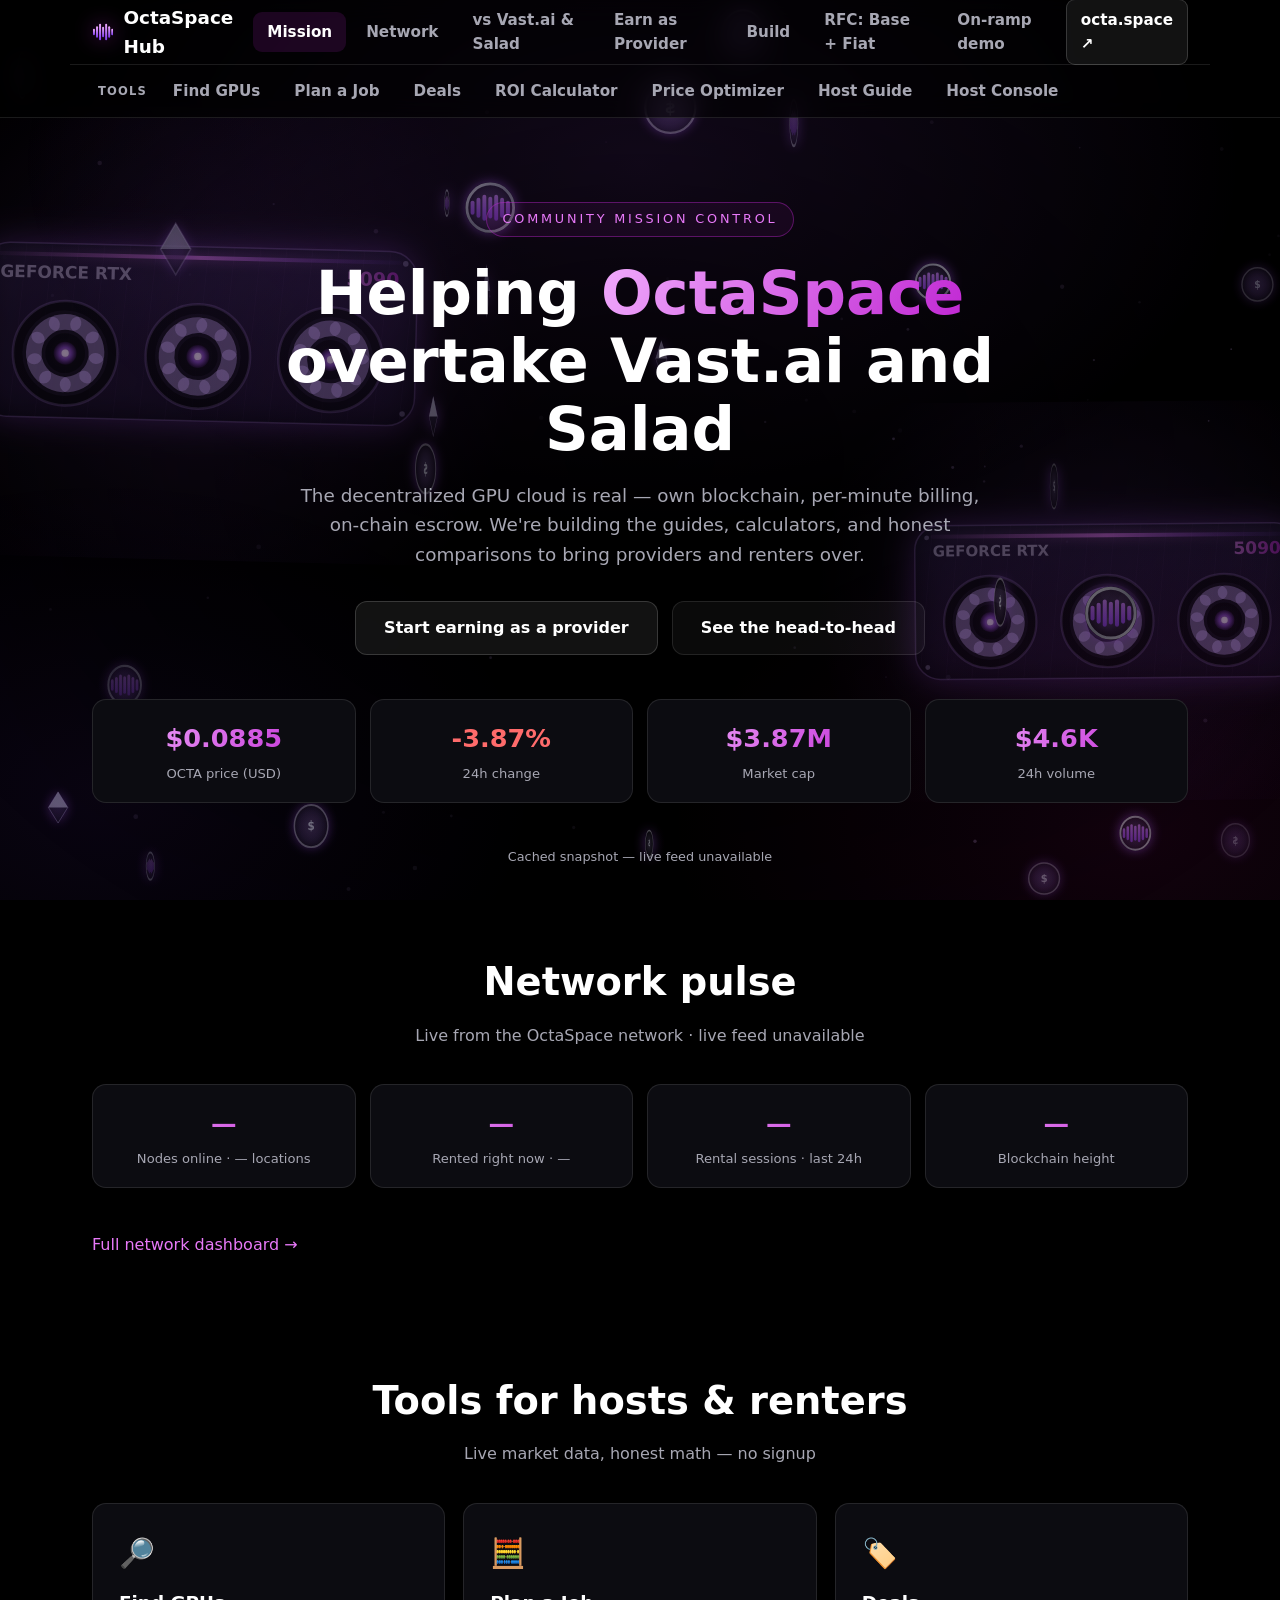
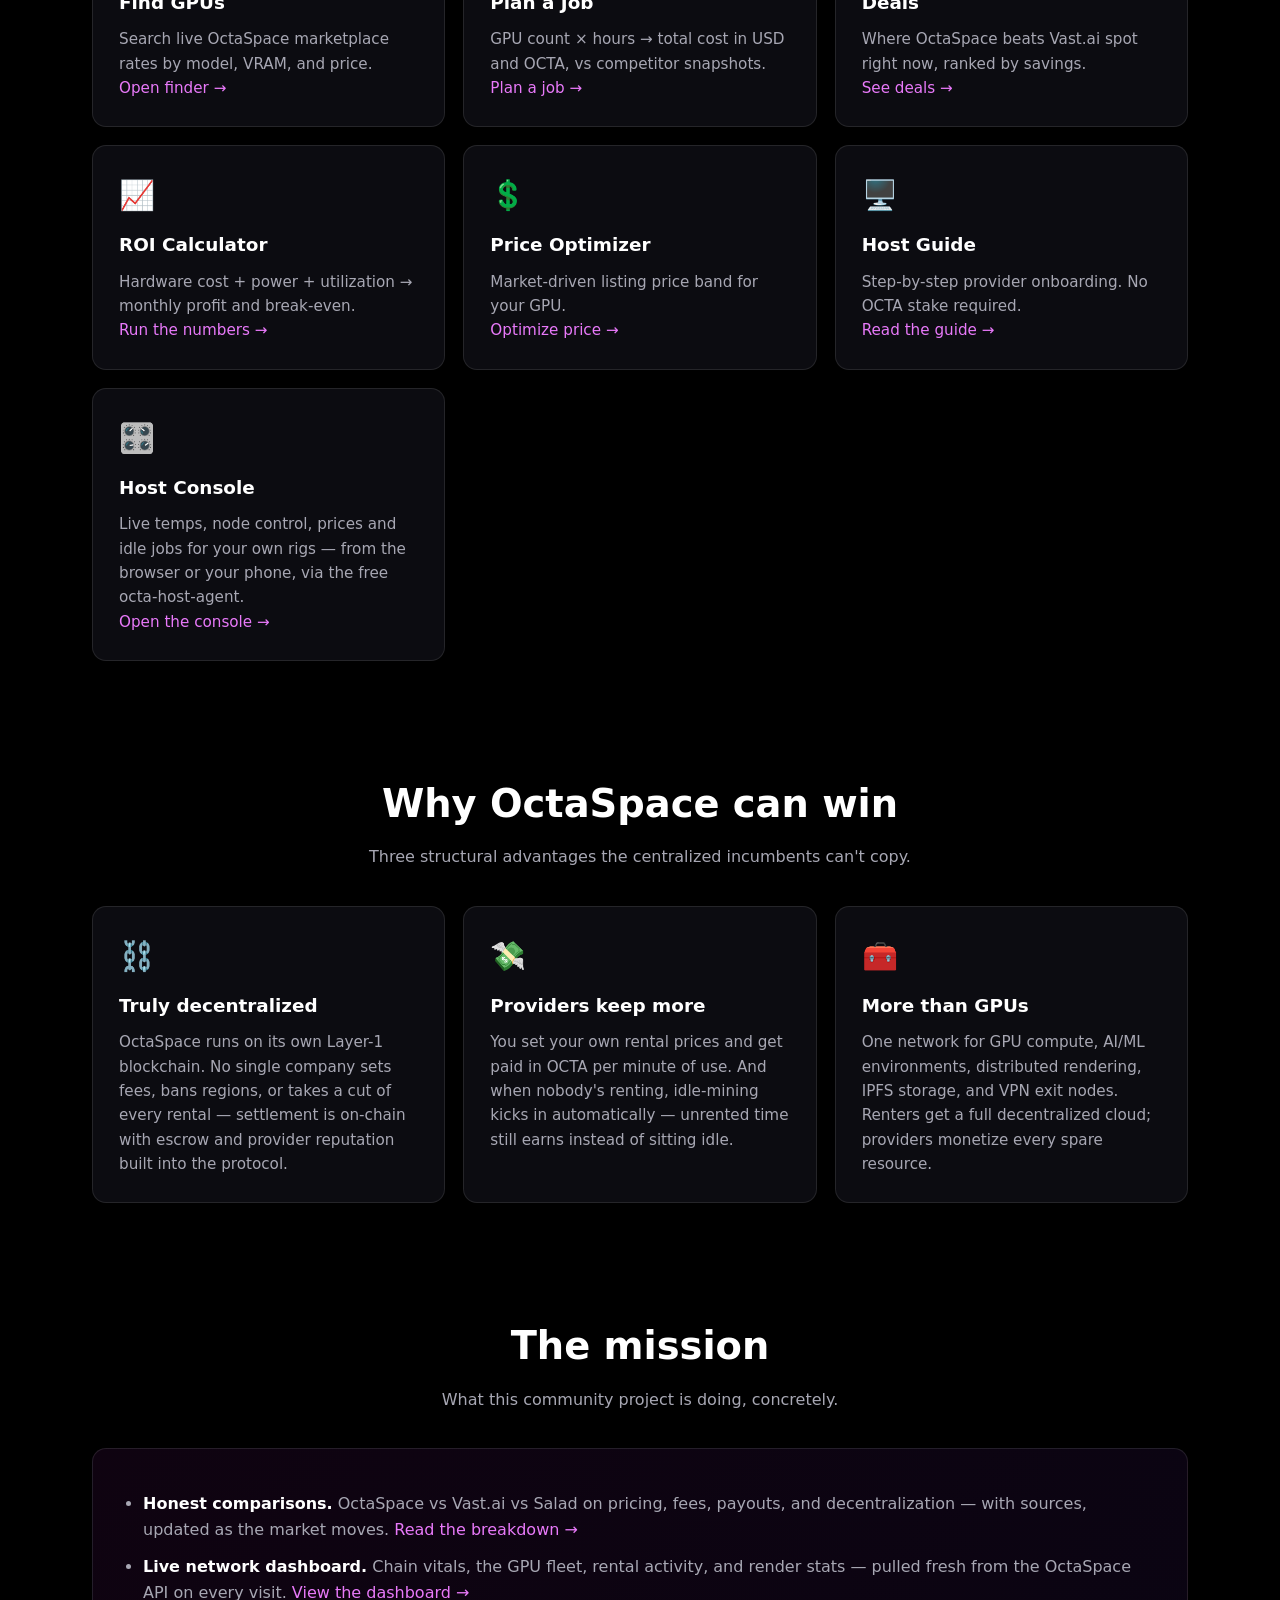
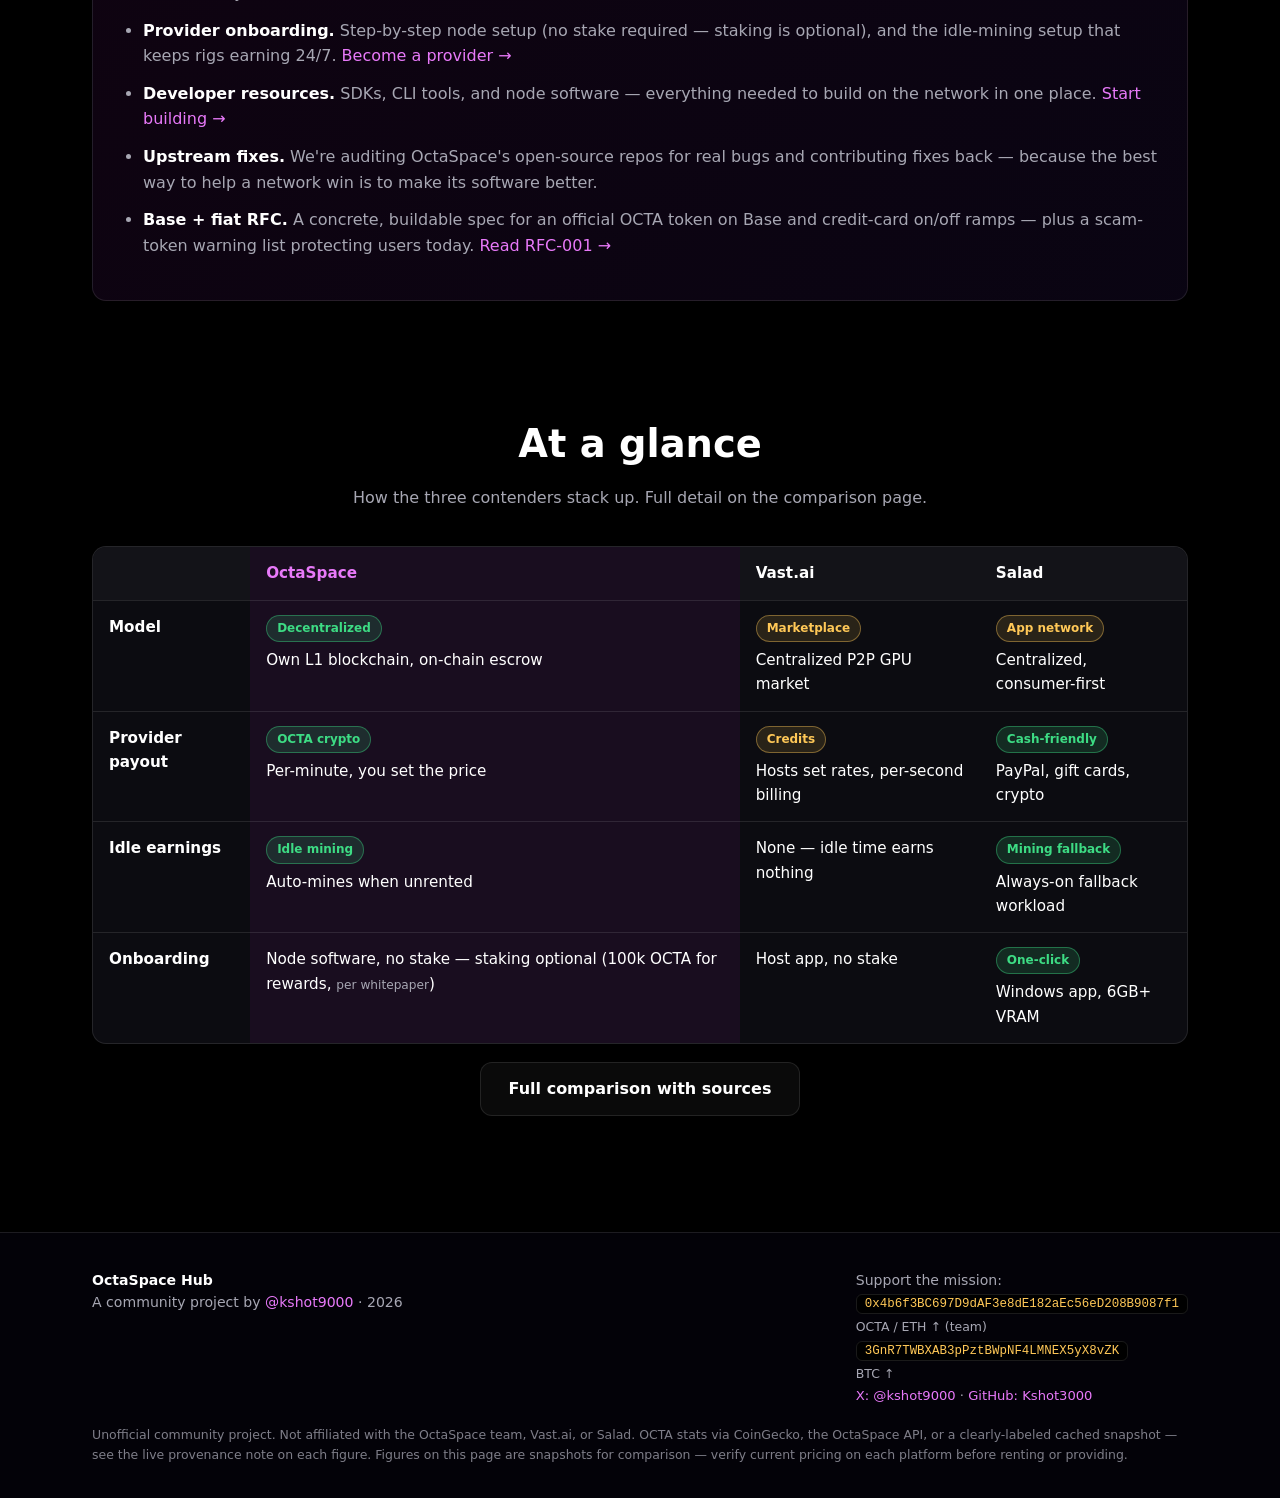
<file: index.html>
<!DOCTYPE html>
<html lang="en">
<head>
<meta charset="UTF-8">
<meta name="viewport" content="width=device-width, initial-scale=1.0">
<title>OctaSpace Hub — Helping Decentralized Compute Win</title>
<meta name="description" content="Community mission control for OctaSpace: honest comparisons vs Vast.ai and Salad, provider guides, and an earnings calculator for the decentralized GPU cloud.">
<meta property="og:type" content="website">
<meta property="og:site_name" content="OctaSpace Hub">
<meta property="og:title" content="OctaSpace Hub — Helping Decentralized Compute Win">
<meta property="og:description" content="Community mission control for OctaSpace: honest comparisons vs Vast.ai and Salad, provider guides, and an earnings calculator for the decentralized GPU cloud.">
<meta property="og:url" content="https://kshot3000.github.io/Octaspace-/index.html">
<meta property="og:image" content="https://kshot3000.github.io/Octaspace-/og-card.png">
<meta property="og:image:width" content="1200">
<meta property="og:image:height" content="630">
<meta property="og:image:alt" content="OctaSpace Hub — community mission control for the decentralized GPU cloud">
<meta name="twitter:card" content="summary_large_image">
<meta name="twitter:title" content="OctaSpace Hub — Helping Decentralized Compute Win">
<meta name="twitter:description" content="Community mission control for OctaSpace: honest comparisons vs Vast.ai and Salad, provider guides, and an earnings calculator for the decentralized GPU cloud.">
<meta name="twitter:image" content="https://kshot3000.github.io/Octaspace-/og-card.png">
<link rel="stylesheet" href="css/style.css?v=px1249">
<link rel="icon" href="data:image/svg+xml,%3Csvg%20xmlns%3D%27http%3A%2F%2Fwww.w3.org%2F2000%2Fsvg%27%20viewBox%3D%270%200%2026%2026%27%3E%3Crect%20width%3D%2726%27%20height%3D%2726%27%20rx%3D%276%27%20fill%3D%27%230a0a0d%27%2F%3E%3Cdefs%3E%3ClinearGradient%20id%3D%27g%27%20x1%3D%270%27%20y1%3D%270%27%20x2%3D%270%27%20y2%3D%271%27%3E%3Cstop%20offset%3D%270%27%20stop-color%3D%27%23f0abfc%27%2F%3E%3Cstop%20offset%3D%271%27%20stop-color%3D%27%237c3aed%27%2F%3E%3C%2FlinearGradient%3E%3C%2Fdefs%3E%3Cg%20fill%3D%27url%28%23g%29%27%3E%3Crect%20x%3D%271.2%27%20y%3D%279%27%20width%3D%272.4%27%20height%3D%278%27%20rx%3D%271.2%27%2F%3E%3Crect%20x%3D%274.9%27%20y%3D%276%27%20width%3D%272.4%27%20height%3D%2714%27%20rx%3D%271.2%27%2F%3E%3Crect%20x%3D%278.6%27%20y%3D%273%27%20width%3D%272.4%27%20height%3D%2720%27%20rx%3D%271.2%27%2F%3E%3Crect%20x%3D%2712.3%27%20y%3D%276.5%27%20width%3D%272.4%27%20height%3D%2713%27%20rx%3D%271.2%27%2F%3E%3Crect%20x%3D%2716%27%20y%3D%273%27%20width%3D%272.4%27%20height%3D%2720%27%20rx%3D%271.2%27%2F%3E%3Crect%20x%3D%2719.7%27%20y%3D%276%27%20width%3D%272.4%27%20height%3D%2714%27%20rx%3D%271.2%27%2F%3E%3Crect%20x%3D%2723.4%27%20y%3D%279%27%20width%3D%272.4%27%20height%3D%278%27%20rx%3D%271.2%27%2F%3E%3C%2Fg%3E%3C%2Fsvg%3E">
</head>
<body>
<a class="skip" href="#main">Skip to content</a>
<nav aria-label="Primary"><div class="wrap nav-in">
  <a class="brand" href="index.html"><svg class="mark" width="26" height="26" viewBox="0 0 26 26" aria-hidden="true"><defs><linearGradient id="octabars" x1="0" y1="0" x2="0" y2="1"><stop offset="0" stop-color="#f0abfc"/><stop offset="1" stop-color="#7c3aed"/></linearGradient></defs><g fill="url(#octabars)"><rect x="1.2" y="9" width="2.4" height="8" rx="1.2"/><rect x="4.9" y="6" width="2.4" height="14" rx="1.2"/><rect x="8.6" y="3" width="2.4" height="20" rx="1.2"/><rect x="12.3" y="6.5" width="2.4" height="13" rx="1.2"/><rect x="16" y="3" width="2.4" height="20" rx="1.2"/><rect x="19.7" y="6" width="2.4" height="14" rx="1.2"/><rect x="23.4" y="9" width="2.4" height="8" rx="1.2"/></g></svg>OctaSpace Hub</a>
  <div class="nav-links">
    <a data-page="index" href="index.html">Mission</a>
    <a data-page="network" href="network.html">Network</a>
    <a data-page="compare" href="compare.html">vs Vast.ai &amp; Salad</a>
    <a data-page="earn" href="earn.html">Earn as Provider</a>
    <a data-page="build" href="build.html">Build</a>
    <a data-page="rfc" href="rfc-base-fiat.html">RFC: Base + Fiat</a>
    <a data-page="onramp" href="onramp-demo.html">On-ramp demo</a>
    <a class="cta" href="https://octa.space" target="_blank" rel="noopener">octa.space ↗</a>
  </div>
</div>

<div class="wrap" style="border-top:1px solid var(--line)">
  <div class="nav-links" style="padding:6px 0;flex-wrap:wrap" aria-label="Host and renter tools">
    <span style="font-size:.72rem;font-weight:800;letter-spacing:.1em;color:var(--muted);padding:8px 6px">TOOLS</span>
    <a href="find.html">Find GPUs</a>
    <a href="plan.html">Plan a Job</a>
    <a href="deals.html">Deals</a>
    <a href="roi.html">ROI Calculator</a>
    <a href="pricing.html">Price Optimizer</a>
    <a href="host.html">Host Guide</a>
    <a href="console.html">Host Console</a>
  </div>
</div>
</nav>
<main id="main" tabindex="-1">

<header class="hero"><div class="wrap">
  <span class="kicker">Community mission control</span>
  <h1>Helping <span class="grad">OctaSpace</span> overtake Vast.ai and Salad</h1>
  <p class="lead">The decentralized GPU cloud is real — own blockchain, per-minute billing, on-chain escrow. We're building the guides, calculators, and honest comparisons to bring providers and renters over.</p>
  <div class="btn-row">
    <a class="btn btn-primary" href="earn.html">Start earning as a provider</a>
    <a class="btn btn-ghost" href="compare.html">See the head-to-head</a>
  </div>
  <div class="stats">
    <div class="stat"><div class="v" id="octa-price">—</div><div class="l">OCTA price (USD)</div></div>
    <div class="stat"><div class="v" id="octa-change">—</div><div class="l">24h change</div></div>
    <div class="stat"><div class="v" id="octa-mcap">—</div><div class="l">Market cap</div></div>
    <div class="stat"><div class="v" id="octa-vol">—</div><div class="l">24h volume</div></div>
  </div>
  <p style="color:var(--muted);font-size:.8rem" id="octa-updated">Loading live data…</p>
</div></header>

<div class="wrap">
<section style="padding-top:24px">
  <div class="sec-head">
    <h2>Network pulse</h2>
    <p>Live from the OctaSpace network · <span id="net-updated">connecting…</span></p>
  </div>
  <div class="stats" style="margin-top:0">
    <div class="stat"><div class="v" id="net-nodes">—</div><div class="l">Nodes online · <span id="net-locs">—</span> locations</div></div>
    <div class="stat"><div class="v" id="net-rented">—</div><div class="l">Rented right now · <span id="net-rented-sub">—</span></div></div>
    <div class="stat"><div class="v" id="net-sessions">—</div><div class="l">Rental sessions · last 24h</div></div>
    <div class="stat"><div class="v" id="net-height">—</div><div class="l">Blockchain height</div></div>
  </div>
  <p class="cta-line" style="margin-top:18px"><a href="network.html">Full network dashboard →</a></p>
</section>


<section aria-label="Host and renter tools">
  <div class="sec-head">
    <h2>Tools for hosts &amp; renters</h2>
    <p>Live market data, honest math — no signup</p>
  </div>
  <div class="cards">
    <div class="card"><span class="icon">🔎</span><h3>Find GPUs</h3><p>Search live OctaSpace marketplace rates by model, VRAM, and price.</p><p><a href="find.html">Open finder →</a></p></div>
    <div class="card"><span class="icon">🧮</span><h3>Plan a Job</h3><p>GPU count × hours → total cost in USD and OCTA, vs competitor snapshots.</p><p><a href="plan.html">Plan a job →</a></p></div>
    <div class="card"><span class="icon">🏷️</span><h3>Deals</h3><p>Where OctaSpace beats Vast.ai spot right now, ranked by savings.</p><p><a href="deals.html">See deals →</a></p></div>
    <div class="card"><span class="icon">📈</span><h3>ROI Calculator</h3><p>Hardware cost + power + utilization → monthly profit and break-even.</p><p><a href="roi.html">Run the numbers →</a></p></div>
    <div class="card"><span class="icon">💲</span><h3>Price Optimizer</h3><p>Market-driven listing price band for your GPU.</p><p><a href="pricing.html">Optimize price →</a></p></div>
    <div class="card"><span class="icon">🖥️</span><h3>Host Guide</h3><p>Step-by-step provider onboarding. No OCTA stake required.</p><p><a href="host.html">Read the guide →</a></p></div>
    <div class="card"><span class="icon">🎛️</span><h3>Host Console</h3><p>Live temps, node control, prices and idle jobs for your own rigs — from the browser or your phone, via the free octa-host-agent.</p><p><a href="console.html">Open the console →</a></p></div>
  </div>
</section>

<section>
  <div class="sec-head">
    <h2>Why OctaSpace can win</h2>
    <p>Three structural advantages the centralized incumbents can't copy.</p>
  </div>
  <div class="cards">
    <div class="card"><span class="icon">⛓️</span>
      <h3>Truly decentralized</h3>
      <p>OctaSpace runs on its own Layer-1 blockchain. No single company sets fees, bans regions, or takes a cut of every rental — settlement is on-chain with escrow and provider reputation built into the protocol.</p>
    </div>
    <div class="card"><span class="icon">💸</span>
      <h3>Providers keep more</h3>
      <p>You set your own rental prices and get paid in OCTA per minute of use. And when nobody's renting, idle-mining kicks in automatically — unrented time still earns instead of sitting idle.</p>
    </div>
    <div class="card"><span class="icon">🧰</span>
      <h3>More than GPUs</h3>
      <p>One network for GPU compute, AI/ML environments, distributed rendering, IPFS storage, and VPN exit nodes. Renters get a full decentralized cloud; providers monetize every spare resource.</p>
    </div>
  </div>
</section>

<section>
  <div class="sec-head">
    <h2>The mission</h2>
    <p>What this community project is doing, concretely.</p>
  </div>
  <div class="mission">
    <ul>
      <li><strong>Honest comparisons.</strong> OctaSpace vs Vast.ai vs Salad on pricing, fees, payouts, and decentralization — with sources, updated as the market moves. <a href="compare.html">Read the breakdown →</a></li>
    <li><strong>Live network dashboard.</strong> Chain vitals, the GPU fleet, rental activity, and render stats — pulled fresh from the OctaSpace API on every visit. <a href="network.html">View the dashboard →</a></li>
      <li><strong>Provider onboarding.</strong> Step-by-step node setup (no stake required — staking is optional), and the idle-mining setup that keeps rigs earning 24/7. <a href="earn.html">Become a provider →</a></li>
      <li><strong>Developer resources.</strong> SDKs, CLI tools, and node software — everything needed to build on the network in one place. <a href="build.html">Start building →</a></li>
      <li><strong>Upstream fixes.</strong> We're auditing OctaSpace's open-source repos for real bugs and contributing fixes back — because the best way to help a network win is to make its software better.</li>
      <li><strong>Base + fiat RFC.</strong> A concrete, buildable spec for an official OCTA token on Base and credit-card on/off ramps — plus a scam-token warning list protecting users today. <a href="rfc-base-fiat.html">Read RFC-001 →</a></li>
    </ul>
  </div>
</section>

<section>
  <div class="sec-head">
    <h2>At a glance</h2>
    <p>How the three contenders stack up. Full detail on the comparison page.</p>
  </div>
  <div class="table-wrap"><table>
    <tr><th></th><th class="hl">OctaSpace</th><th>Vast.ai</th><th>Salad</th></tr>
    <tr><td><strong>Model</strong></td><td class="hl"><span class="tag win">Decentralized</span><br>Own L1 blockchain, on-chain escrow</td><td><span class="tag mid">Marketplace</span><br>Centralized P2P GPU market</td><td><span class="tag mid">App network</span><br>Centralized, consumer-first</td></tr>
    <tr><td><strong>Provider payout</strong></td><td class="hl"><span class="tag win">OCTA crypto</span><br>Per-minute, you set the price</td><td><span class="tag mid">Credits</span><br>Hosts set rates, per-second billing</td><td><span class="tag win">Cash-friendly</span><br>PayPal, gift cards, crypto</td></tr>
    <tr><td><strong>Idle earnings</strong></td><td class="hl"><span class="tag win">Idle mining</span><br>Auto-mines when unrented</td><td>None — idle time earns nothing</td><td><span class="tag win">Mining fallback</span><br>Always-on fallback workload</td></tr>
    <tr><td><strong>Onboarding</strong></td><td class="hl">Node software, no stake — staking optional (100k OCTA for rewards, <span style="font-size:.8em;color:var(--muted)">per whitepaper</span>)</td><td>Host app, no stake</td><td><span class="tag win">One-click</span><br>Windows app, 6GB+ VRAM</td></tr>
  </table></div>
  <p style="text-align:center;margin-top:18px"><a class="btn btn-ghost" href="compare.html">Full comparison with sources</a></p>
</section>
</div>

</main>
<footer><div class="wrap">
  <div class="foot-grid">
    <div>
      <strong style="color:var(--txt)">OctaSpace Hub</strong><br>
      A community project by <a href="https://x.com/kshot9000" target="_blank" rel="noopener">@kshot9000</a> · <span data-year></span>
    </div>
    <div class="donate">
      Support the mission:<br>
      <code title="OCTA / ETH — team donation address">0x4b6f3BC697D9dAF3e8dE182aEc56eD208B9087f1</code><br>
      <span style="font-size:.78rem">OCTA / ETH ↑ (team)</span><br>
      <code title="BTC">3GnR7TWBXAB3pPztBWpNF4LMNEX5yX8vZK</code><br>
      <span style="font-size:.78rem">BTC ↑</span><br>
      <span style="font-size:.82rem"><a href="https://x.com/kshot9000" target="_blank" rel="noopener">X: @kshot9000</a> ·
      <a href="https://github.com/Kshot3000" target="_blank" rel="noopener">GitHub: Kshot3000</a></span>
    </div>
  </div>
  <p class="disclaimer">Unofficial community project. Not affiliated with the OctaSpace team, Vast.ai, or Salad. OCTA stats via CoinGecko, the OctaSpace API, or a clearly-labeled cached snapshot — see the live provenance note on each figure. Figures on this page are snapshots for comparison — verify current pricing on each platform before renting or providing.</p>
</div></footer>
<script src="js/app.js?v=px1349"></script>
<script src="js/fx-bg.js?v=px1206" defer></script>
</body>
</html>
</file>
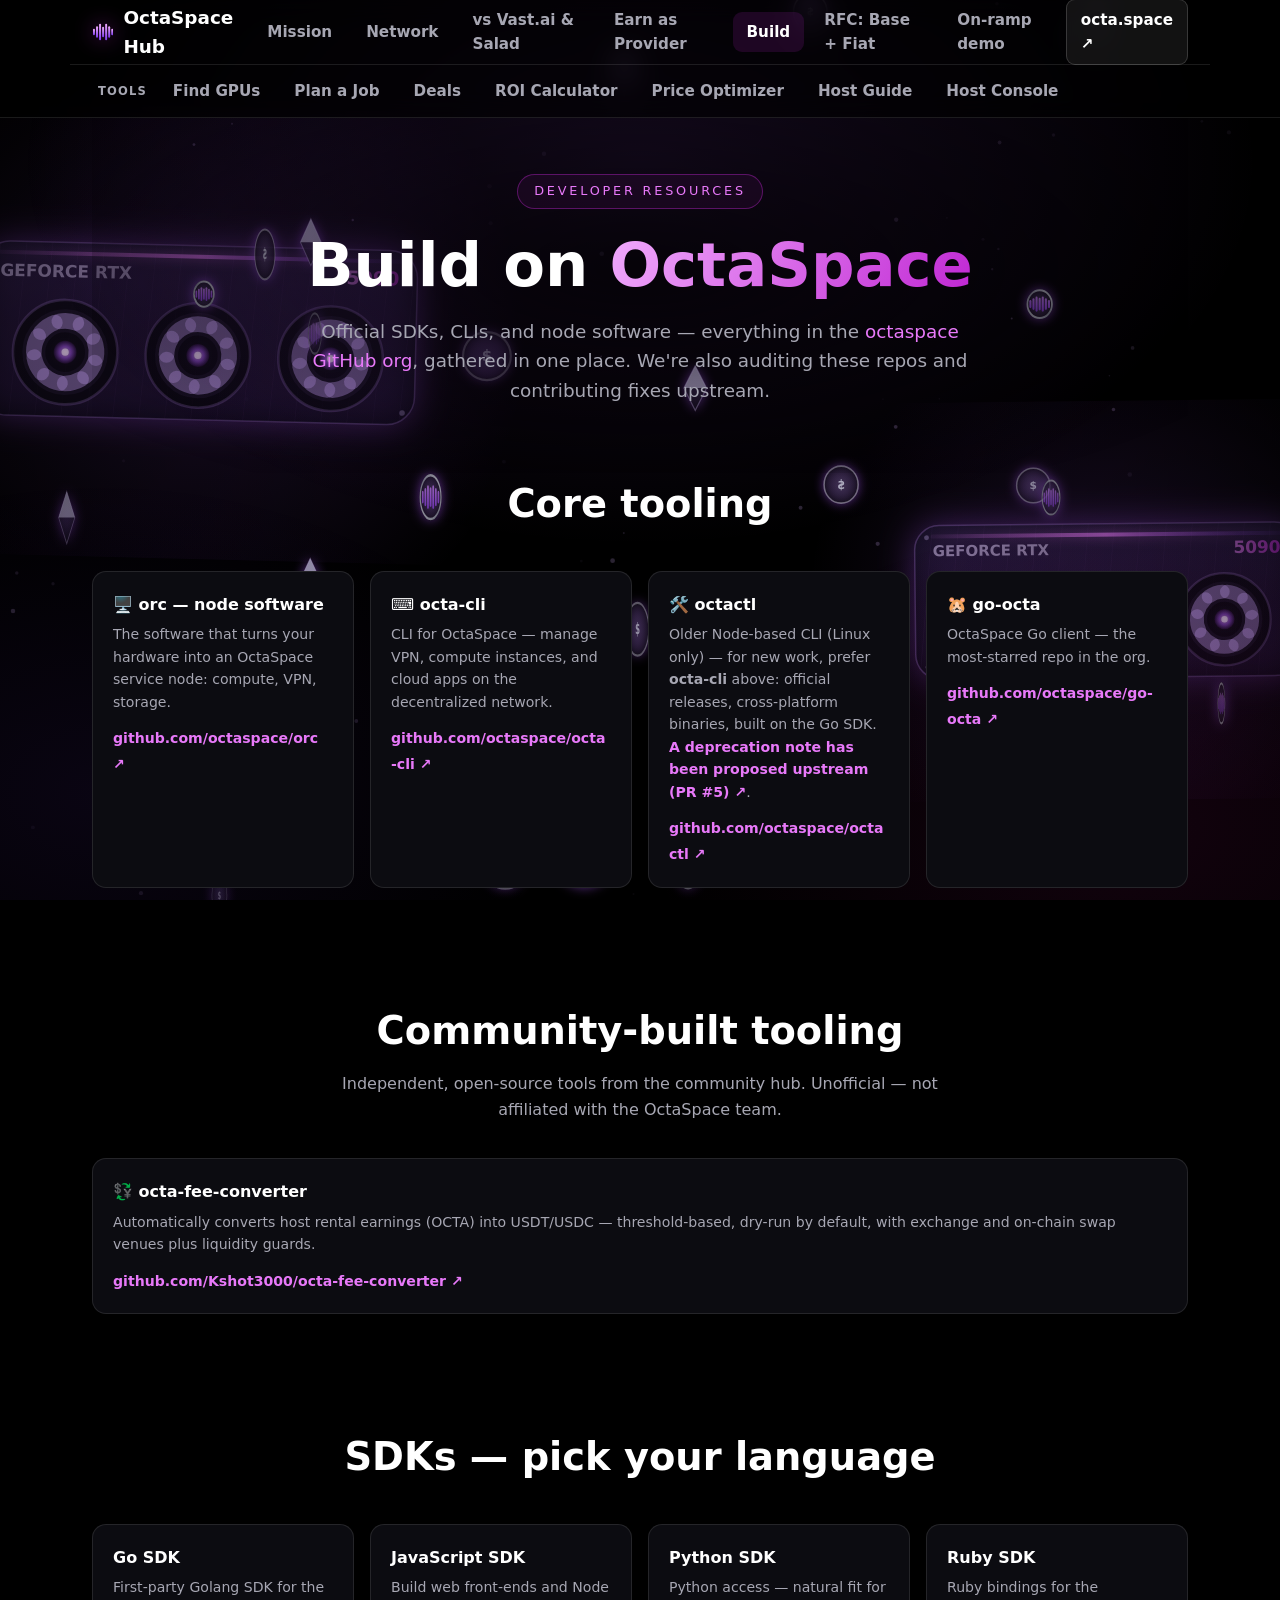
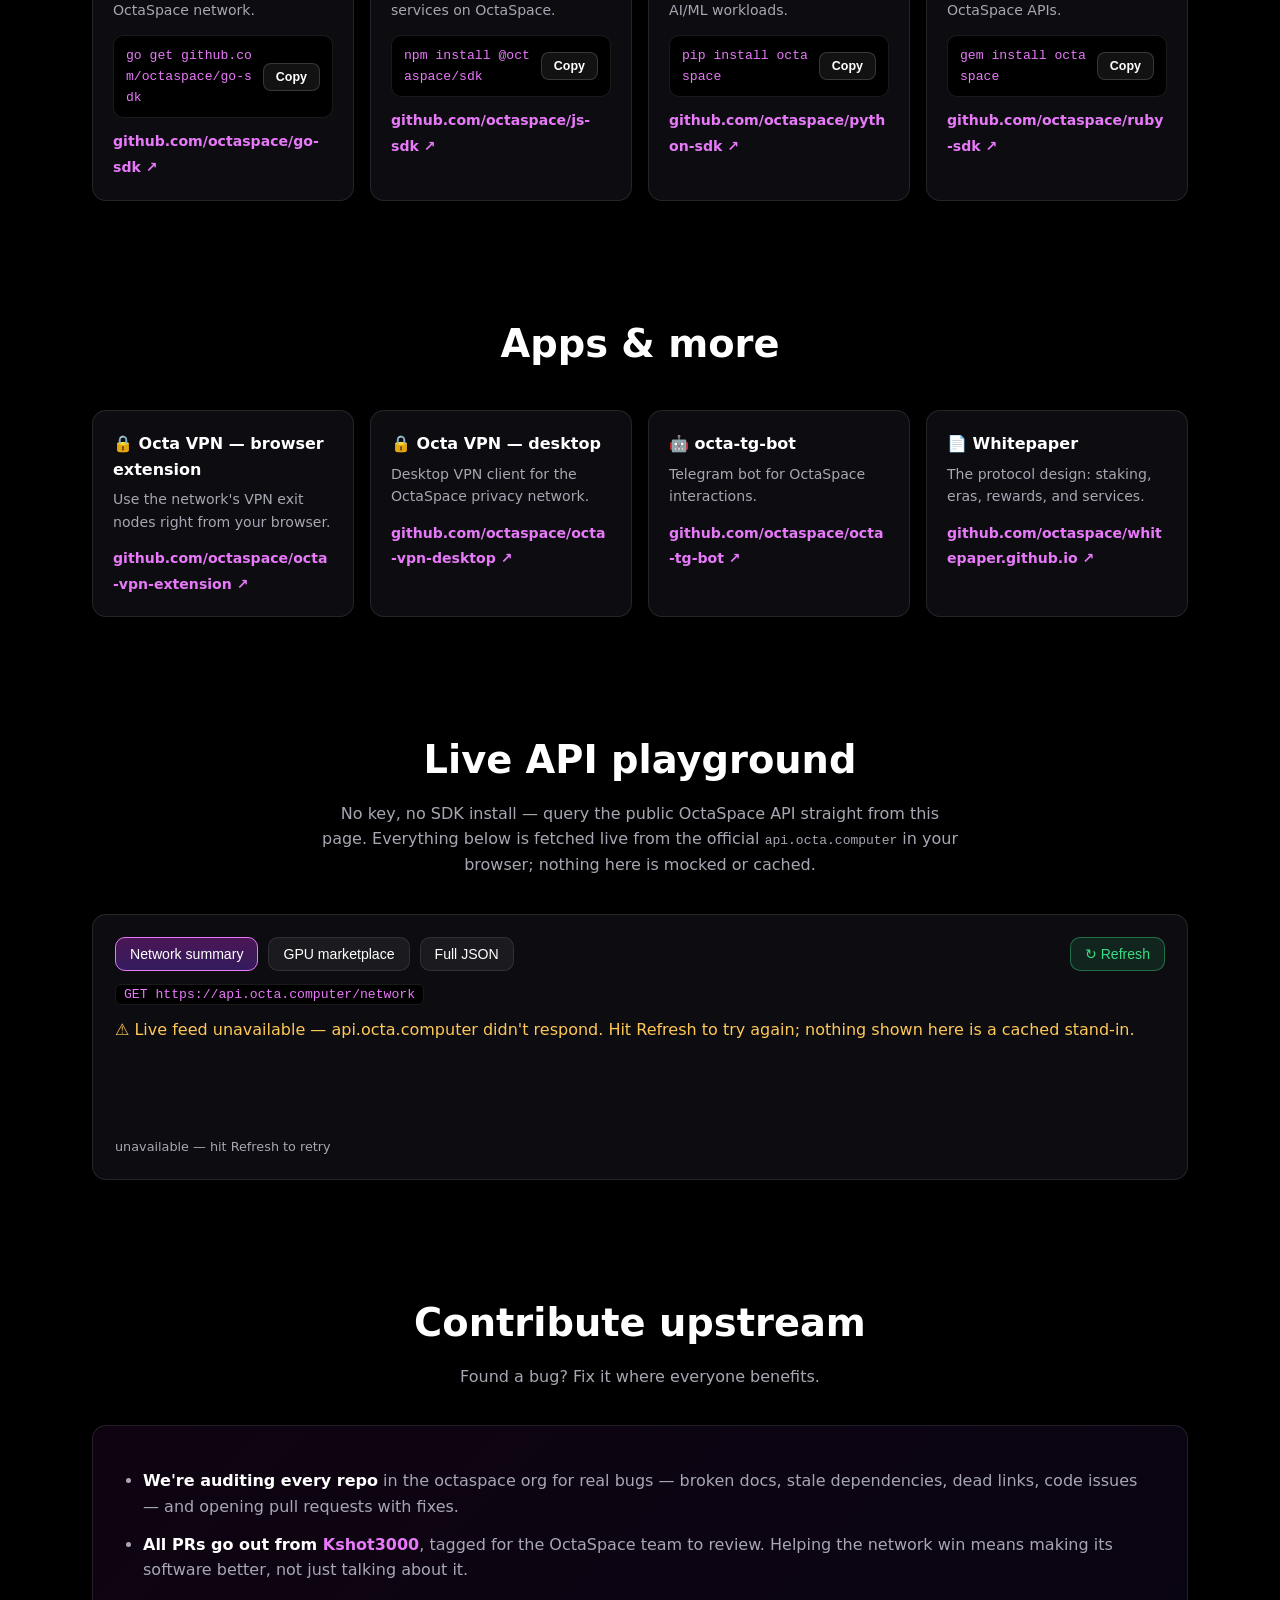
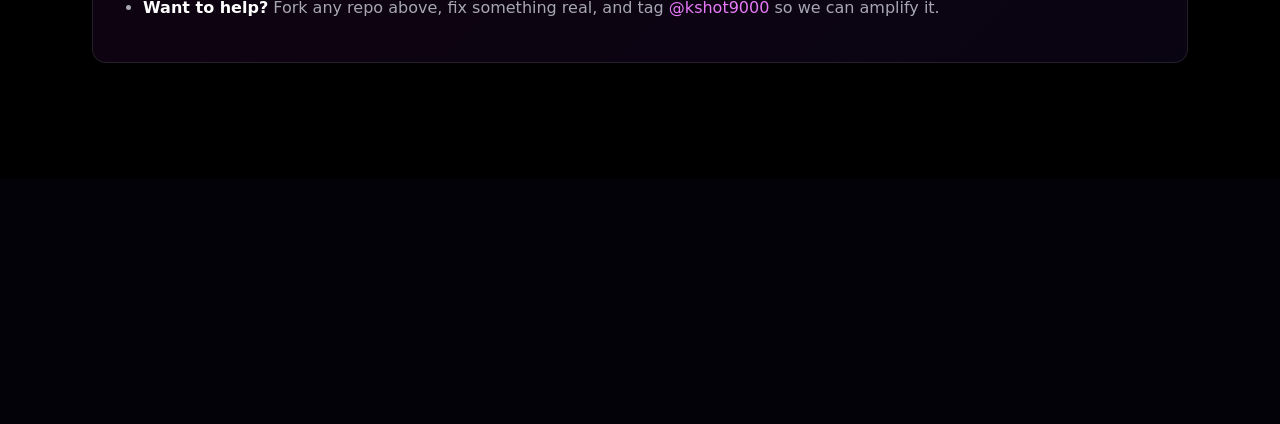
<file: build.html>
<!DOCTYPE html>
<html lang="en">
<head>
<meta charset="UTF-8">
<meta name="viewport" content="width=device-width, initial-scale=1.0">
<title>Build on OctaSpace — SDKs, CLI &amp; Node Software | OctaSpace Hub</title>
<meta name="description" content="Everything developers need to build on OctaSpace: SDKs in Go, JS, Python and Ruby, the octa-cli, and the orc node software.">
<meta property="og:type" content="website">
<meta property="og:site_name" content="OctaSpace Hub">
<meta property="og:title" content="Build on OctaSpace — SDKs, CLI &amp; Node Software | OctaSpace Hub">
<meta property="og:description" content="Everything developers need to build on OctaSpace: SDKs in Go, JS, Python and Ruby, the octa-cli, and the orc node software.">
<meta property="og:url" content="https://kshot3000.github.io/Octaspace-/build.html">
<meta property="og:image" content="https://kshot3000.github.io/Octaspace-/og-card.png">
<meta property="og:image:width" content="1200">
<meta property="og:image:height" content="630">
<meta property="og:image:alt" content="OctaSpace Hub — community mission control for the decentralized GPU cloud">
<meta name="twitter:card" content="summary_large_image">
<meta name="twitter:title" content="Build on OctaSpace — SDKs, CLI &amp; Node Software | OctaSpace Hub">
<meta name="twitter:description" content="Everything developers need to build on OctaSpace: SDKs in Go, JS, Python and Ruby, the octa-cli, and the orc node software.">
<meta name="twitter:image" content="https://kshot3000.github.io/Octaspace-/og-card.png">
<link rel="stylesheet" href="css/style.css?v=px1249">
<style>
/* Live API playground (build.html only — scoped to .pg-) */
.pg{background:var(--card);border:1px solid var(--line);border-radius:var(--radius);padding:22px;margin-top:22px}
.pg-bar{display:flex;flex-wrap:wrap;gap:10px;align-items:center}
.pg-btn{background:rgba(255,255,255,.06);border:1px solid var(--line);color:var(--txt);border-radius:10px;padding:8px 14px;font-size:.88rem;cursor:pointer}
.pg-btn:hover{background:rgba(255,255,255,.12)}
.pg-btn.active{background:linear-gradient(180deg,rgba(192,38,211,.35),rgba(124,58,237,.35));border-color:var(--brand-lt);color:#fff}
.pg-run{margin-left:auto;background:rgba(61,220,132,.12);border:1px solid rgba(61,220,132,.4);color:var(--green);border-radius:10px;padding:8px 14px;font-size:.88rem;cursor:pointer}
.pg-run:hover{background:rgba(61,220,132,.22)}
.pg-run:disabled{opacity:.5;cursor:wait}
.pg-url{margin:12px 0;font-size:.82rem;color:var(--muted)}
.pg-url code{background:#000;border:1px solid var(--line);border-radius:6px;padding:2px 8px;color:var(--brand-lt);word-break:break-all}
.pg-out{min-height:110px}
.pg-loading{color:var(--muted)}
.pg-err{color:var(--gold)}
.pg-grid{display:grid;grid-template-columns:repeat(auto-fit,minmax(190px,1fr));gap:10px}
.pg-stat{background:#000;border:1px solid var(--line);border-radius:10px;padding:10px 14px}
.pg-stat dt{font-size:.76rem;color:var(--muted);text-transform:uppercase;letter-spacing:.04em}
.pg-stat dd{font-size:1.12rem;font-weight:700;color:#fff;margin:2px 0 0}
.pg-table{width:100%;border-collapse:collapse;font-size:.9rem}
.pg-table th,.pg-table td{text-align:left;padding:9px 12px;border-bottom:1px solid var(--line)}
.pg-table th{color:var(--muted);font-weight:600;font-size:.76rem;text-transform:uppercase;letter-spacing:.05em}
.pg-unit{font-size:.78rem;color:var(--muted)}
.pg-note{font-size:.82rem;color:var(--muted);margin-top:10px}
.pg-raw-head{display:flex;justify-content:space-between;align-items:center;margin-bottom:8px;font-size:.85rem;color:var(--muted)}
.pg-pre{background:#000;border:1px solid var(--line);border-radius:10px;padding:14px;max-height:420px;overflow:auto;font-size:.78rem;line-height:1.55;color:#d6d3e8;font-family:ui-monospace,SFMono-Regular,Menlo,Consolas,monospace}
.pg-meta{font-size:.8rem;margin-top:10px;color:var(--muted)}
.pg-meta .ok{color:var(--green)}
</style>
<link rel="icon" href="data:image/svg+xml,%3Csvg%20xmlns%3D%27http%3A%2F%2Fwww.w3.org%2F2000%2Fsvg%27%20viewBox%3D%270%200%2026%2026%27%3E%3Crect%20width%3D%2726%27%20height%3D%2726%27%20rx%3D%276%27%20fill%3D%27%230a0a0d%27%2F%3E%3Cdefs%3E%3ClinearGradient%20id%3D%27g%27%20x1%3D%270%27%20y1%3D%270%27%20x2%3D%270%27%20y2%3D%271%27%3E%3Cstop%20offset%3D%270%27%20stop-color%3D%27%23f0abfc%27%2F%3E%3Cstop%20offset%3D%271%27%20stop-color%3D%27%237c3aed%27%2F%3E%3C%2FlinearGradient%3E%3C%2Fdefs%3E%3Cg%20fill%3D%27url%28%23g%29%27%3E%3Crect%20x%3D%271.2%27%20y%3D%279%27%20width%3D%272.4%27%20height%3D%278%27%20rx%3D%271.2%27%2F%3E%3Crect%20x%3D%274.9%27%20y%3D%276%27%20width%3D%272.4%27%20height%3D%2714%27%20rx%3D%271.2%27%2F%3E%3Crect%20x%3D%278.6%27%20y%3D%273%27%20width%3D%272.4%27%20height%3D%2720%27%20rx%3D%271.2%27%2F%3E%3Crect%20x%3D%2712.3%27%20y%3D%276.5%27%20width%3D%272.4%27%20height%3D%2713%27%20rx%3D%271.2%27%2F%3E%3Crect%20x%3D%2716%27%20y%3D%273%27%20width%3D%272.4%27%20height%3D%2720%27%20rx%3D%271.2%27%2F%3E%3Crect%20x%3D%2719.7%27%20y%3D%276%27%20width%3D%272.4%27%20height%3D%2714%27%20rx%3D%271.2%27%2F%3E%3Crect%20x%3D%2723.4%27%20y%3D%279%27%20width%3D%272.4%27%20height%3D%278%27%20rx%3D%271.2%27%2F%3E%3C%2Fg%3E%3C%2Fsvg%3E">
</head>
<body>
<a class="skip" href="#main">Skip to content</a>
<nav aria-label="Primary"><div class="wrap nav-in">
  <a class="brand" href="index.html"><svg class="mark" width="26" height="26" viewBox="0 0 26 26" aria-hidden="true"><defs><linearGradient id="octabars" x1="0" y1="0" x2="0" y2="1"><stop offset="0" stop-color="#f0abfc"/><stop offset="1" stop-color="#7c3aed"/></linearGradient></defs><g fill="url(#octabars)"><rect x="1.2" y="9" width="2.4" height="8" rx="1.2"/><rect x="4.9" y="6" width="2.4" height="14" rx="1.2"/><rect x="8.6" y="3" width="2.4" height="20" rx="1.2"/><rect x="12.3" y="6.5" width="2.4" height="13" rx="1.2"/><rect x="16" y="3" width="2.4" height="20" rx="1.2"/><rect x="19.7" y="6" width="2.4" height="14" rx="1.2"/><rect x="23.4" y="9" width="2.4" height="8" rx="1.2"/></g></svg>OctaSpace Hub</a>
  <div class="nav-links">
    <a data-page="index" href="index.html">Mission</a>
    <a data-page="network" href="network.html">Network</a>
    <a data-page="compare" href="compare.html">vs Vast.ai &amp; Salad</a>
    <a data-page="earn" href="earn.html">Earn as Provider</a>
    <a data-page="build" href="build.html">Build</a>
    <a data-page="rfc" href="rfc-base-fiat.html">RFC: Base + Fiat</a>
    <a data-page="onramp" href="onramp-demo.html">On-ramp demo</a>
    <a class="cta" href="https://octa.space" target="_blank" rel="noopener">octa.space ↗</a>
  </div>
</div>

<div class="wrap" style="border-top:1px solid var(--line)">
  <div class="nav-links" style="padding:6px 0;flex-wrap:wrap" aria-label="Host and renter tools">
    <span style="font-size:.72rem;font-weight:800;letter-spacing:.1em;color:var(--muted);padding:8px 6px">TOOLS</span>
    <a href="find.html">Find GPUs</a>
    <a href="plan.html">Plan a Job</a>
    <a href="deals.html">Deals</a>
    <a href="roi.html">ROI Calculator</a>
    <a href="pricing.html">Price Optimizer</a>
    <a href="host.html">Host Guide</a>
    <a href="console.html">Host Console</a>
  </div>
</div>
</nav>
<main id="main" tabindex="-1">

<div class="wrap">
<header class="hero" style="padding:56px 0 36px">
  <span class="kicker">Developer resources</span>
  <h1>Build on <span class="grad">OctaSpace</span></h1>
  <p class="lead">Official SDKs, CLIs, and node software — everything in the <a href="https://github.com/octaspace" target="_blank" rel="noopener">octaspace GitHub org</a>, gathered in one place. We're also auditing these repos and contributing fixes upstream.</p>
</header>

<section style="padding-top:0">
  <div class="sec-head"><h2>Core tooling</h2></div>
  <div class="repos">
    <div class="repo"><h3>🖥️ orc — node software</h3><p>The software that turns your hardware into an OctaSpace service node: compute, VPN, storage.</p><a href="https://github.com/octaspace/orc" target="_blank" rel="noopener">github.com/octaspace/orc ↗</a></div>
    <div class="repo"><h3>⌨️ octa-cli</h3><p>CLI for OctaSpace — manage VPN, compute instances, and cloud apps on the decentralized network.</p><a href="https://github.com/octaspace/octa-cli" target="_blank" rel="noopener">github.com/octaspace/octa-cli ↗</a></div>
    <div class="repo"><h3>🛠️ octactl</h3><p>Older Node-based CLI (Linux only) — for new work, prefer <strong>octa-cli</strong> above: official releases, cross-platform binaries, built on the Go SDK. <a href="https://github.com/octaspace/octactl/pull/5" target="_blank" rel="noopener">A deprecation note has been proposed upstream (PR #5) ↗</a>.</p><a href="https://github.com/octaspace/octactl" target="_blank" rel="noopener">github.com/octaspace/octactl ↗</a></div>
    <div class="repo"><h3>🐹 go-octa</h3><p>OctaSpace Go client — the most-starred repo in the org.</p><a href="https://github.com/octaspace/go-octa" target="_blank" rel="noopener">github.com/octaspace/go-octa ↗</a></div>
  </div>
</section>

<section>
  <div class="sec-head"><h2>Community-built tooling</h2><p>Independent, open-source tools from the community hub. Unofficial — not affiliated with the OctaSpace team.</p></div>
  <div class="repos">
    <div class="repo"><h3>💱 octa-fee-converter</h3><p>Automatically converts host rental earnings (OCTA) into USDT/USDC — threshold-based, dry-run by default, with exchange and on-chain swap venues plus liquidity guards.</p><a href="https://github.com/Kshot3000/octa-fee-converter" target="_blank" rel="noopener">github.com/Kshot3000/octa-fee-converter ↗</a></div>
  </div>
</section>

<section>
  <div class="sec-head"><h2>SDKs — pick your language</h2></div>
  <div class="repos">
    <div class="repo"><h3>Go SDK</h3><p>First-party Golang SDK for the OctaSpace network.</p><div class="snippet"><code>go get github.com/octaspace/go-sdk</code><button type="button" class="copy-btn" data-copy="go get github.com/octaspace/go-sdk">Copy</button></div><a href="https://github.com/octaspace/go-sdk" target="_blank" rel="noopener">github.com/octaspace/go-sdk ↗</a></div>
    <div class="repo"><h3>JavaScript SDK</h3><p>Build web front-ends and Node services on OctaSpace.</p><div class="snippet"><code>npm install @octaspace/sdk</code><button type="button" class="copy-btn" data-copy="npm install @octaspace/sdk">Copy</button></div><a href="https://github.com/octaspace/js-sdk" target="_blank" rel="noopener">github.com/octaspace/js-sdk ↗</a></div>
    <div class="repo"><h3>Python SDK</h3><p>Python access — natural fit for AI/ML workloads.</p><div class="snippet"><code>pip install octaspace</code><button type="button" class="copy-btn" data-copy="pip install octaspace">Copy</button></div><a href="https://github.com/octaspace/python-sdk" target="_blank" rel="noopener">github.com/octaspace/python-sdk ↗</a></div>
    <div class="repo"><h3>Ruby SDK</h3><p>Ruby bindings for the OctaSpace APIs.</p><div class="snippet"><code>gem install octaspace</code><button type="button" class="copy-btn" data-copy="gem install octaspace">Copy</button></div><a href="https://github.com/octaspace/ruby-sdk" target="_blank" rel="noopener">github.com/octaspace/ruby-sdk ↗</a></div>
  </div>
</section>

<section>
  <div class="sec-head"><h2>Apps &amp; more</h2></div>
  <div class="repos">
    <div class="repo"><h3>🔒 Octa VPN — browser extension</h3><p>Use the network's VPN exit nodes right from your browser.</p><a href="https://github.com/octaspace/octa-vpn-extension" target="_blank" rel="noopener">github.com/octaspace/octa-vpn-extension ↗</a></div>
    <div class="repo"><h3>🔒 Octa VPN — desktop</h3><p>Desktop VPN client for the OctaSpace privacy network.</p><a href="https://github.com/octaspace/octa-vpn-desktop" target="_blank" rel="noopener">github.com/octaspace/octa-vpn-desktop ↗</a></div>
    <div class="repo"><h3>🤖 octa-tg-bot</h3><p>Telegram bot for OctaSpace interactions.</p><a href="https://github.com/octaspace/octa-tg-bot" target="_blank" rel="noopener">github.com/octaspace/octa-tg-bot ↗</a></div>
    <div class="repo"><h3>📄 Whitepaper</h3><p>The protocol design: staking, eras, rewards, and services.</p><a href="https://github.com/octaspace/whitepaper.github.io" target="_blank" rel="noopener">github.com/octaspace/whitepaper.github.io ↗</a></div>
  </div>
</section>

<section aria-labelledby="pg-h">
  <div class="sec-head"><h2 id="pg-h">Live API playground</h2><p>No key, no SDK install — query the public OctaSpace API straight from this page. Everything below is fetched live from the official <code>api.octa.computer</code> in your browser; nothing here is mocked or cached.</p></div>
  <div class="pg">
    <div class="pg-bar" role="group" aria-label="Choose what to query">
      <button type="button" class="pg-btn active" data-view="summary" aria-pressed="true">Network summary</button>
      <button type="button" class="pg-btn" data-view="gpus" aria-pressed="false">GPU marketplace</button>
      <button type="button" class="pg-btn" data-view="raw" aria-pressed="false">Full JSON</button>
      <button type="button" class="pg-run" id="pg-run">↻ Refresh</button>
    </div>
    <p class="pg-url"><code id="pg-url">GET https://api.octa.computer/network</code></p>
    <div id="pg-out" class="pg-out" aria-live="polite"></div>
    <p class="pg-meta"><span id="pg-status">warming up…</span></p>
  </div>
</section>

<section>
  <div class="sec-head"><h2>Contribute upstream</h2><p>Found a bug? Fix it where everyone benefits.</p></div>
  <div class="mission">
    <ul>
      <li><strong>We're auditing every repo</strong> in the octaspace org for real bugs — broken docs, stale dependencies, dead links, code issues — and opening pull requests with fixes.</li>
      <li><strong>All PRs go out from <a href="https://github.com/Kshot3000" target="_blank" rel="noopener">Kshot3000</a></strong>, tagged for the OctaSpace team to review. Helping the network win means making its software better, not just talking about it.</li>
      <li><strong>Want to help?</strong> Fork any repo above, fix something real, and tag <a href="https://x.com/kshot9000" target="_blank" rel="noopener">@kshot9000</a> so we can amplify it.</li>
    </ul>
  </div>
</section>
</div>

</main>
<footer><div class="wrap">
  <div class="foot-grid">
    <div>
      <strong style="color:var(--txt)">OctaSpace Hub</strong><br>
      A community project by <a href="https://x.com/kshot9000" target="_blank" rel="noopener">@kshot9000</a> · <span data-year></span>
    </div>
    <div class="donate">
      Support the mission:<br>
      <code title="OCTA / ETH — team donation address">0x4b6f3BC697D9dAF3e8dE182aEc56eD208B9087f1</code><br>
      <span style="font-size:.78rem">OCTA / ETH ↑ (team)</span><br>
      <code title="BTC">3GnR7TWBXAB3pPztBWpNF4LMNEX5yX8vZK</code><br>
      <span style="font-size:.78rem">BTC ↑</span><br>
      <span style="font-size:.82rem"><a href="https://x.com/kshot9000" target="_blank" rel="noopener">X: @kshot9000</a> ·
      <a href="https://github.com/Kshot3000" target="_blank" rel="noopener">GitHub: Kshot3000</a></span>
    </div>
  </div>
  <p class="disclaimer">Unofficial community project. Not affiliated with the OctaSpace team. Repo links point to the official octaspace GitHub organization.</p>
</div></footer>
<script src="js/app.js?v=px1349"></script>
<script src="js/fx-bg.js?v=px1206" defer></script>
<script src="js/playground.js?v=px1220"></script>
</body>
</html>
</file>
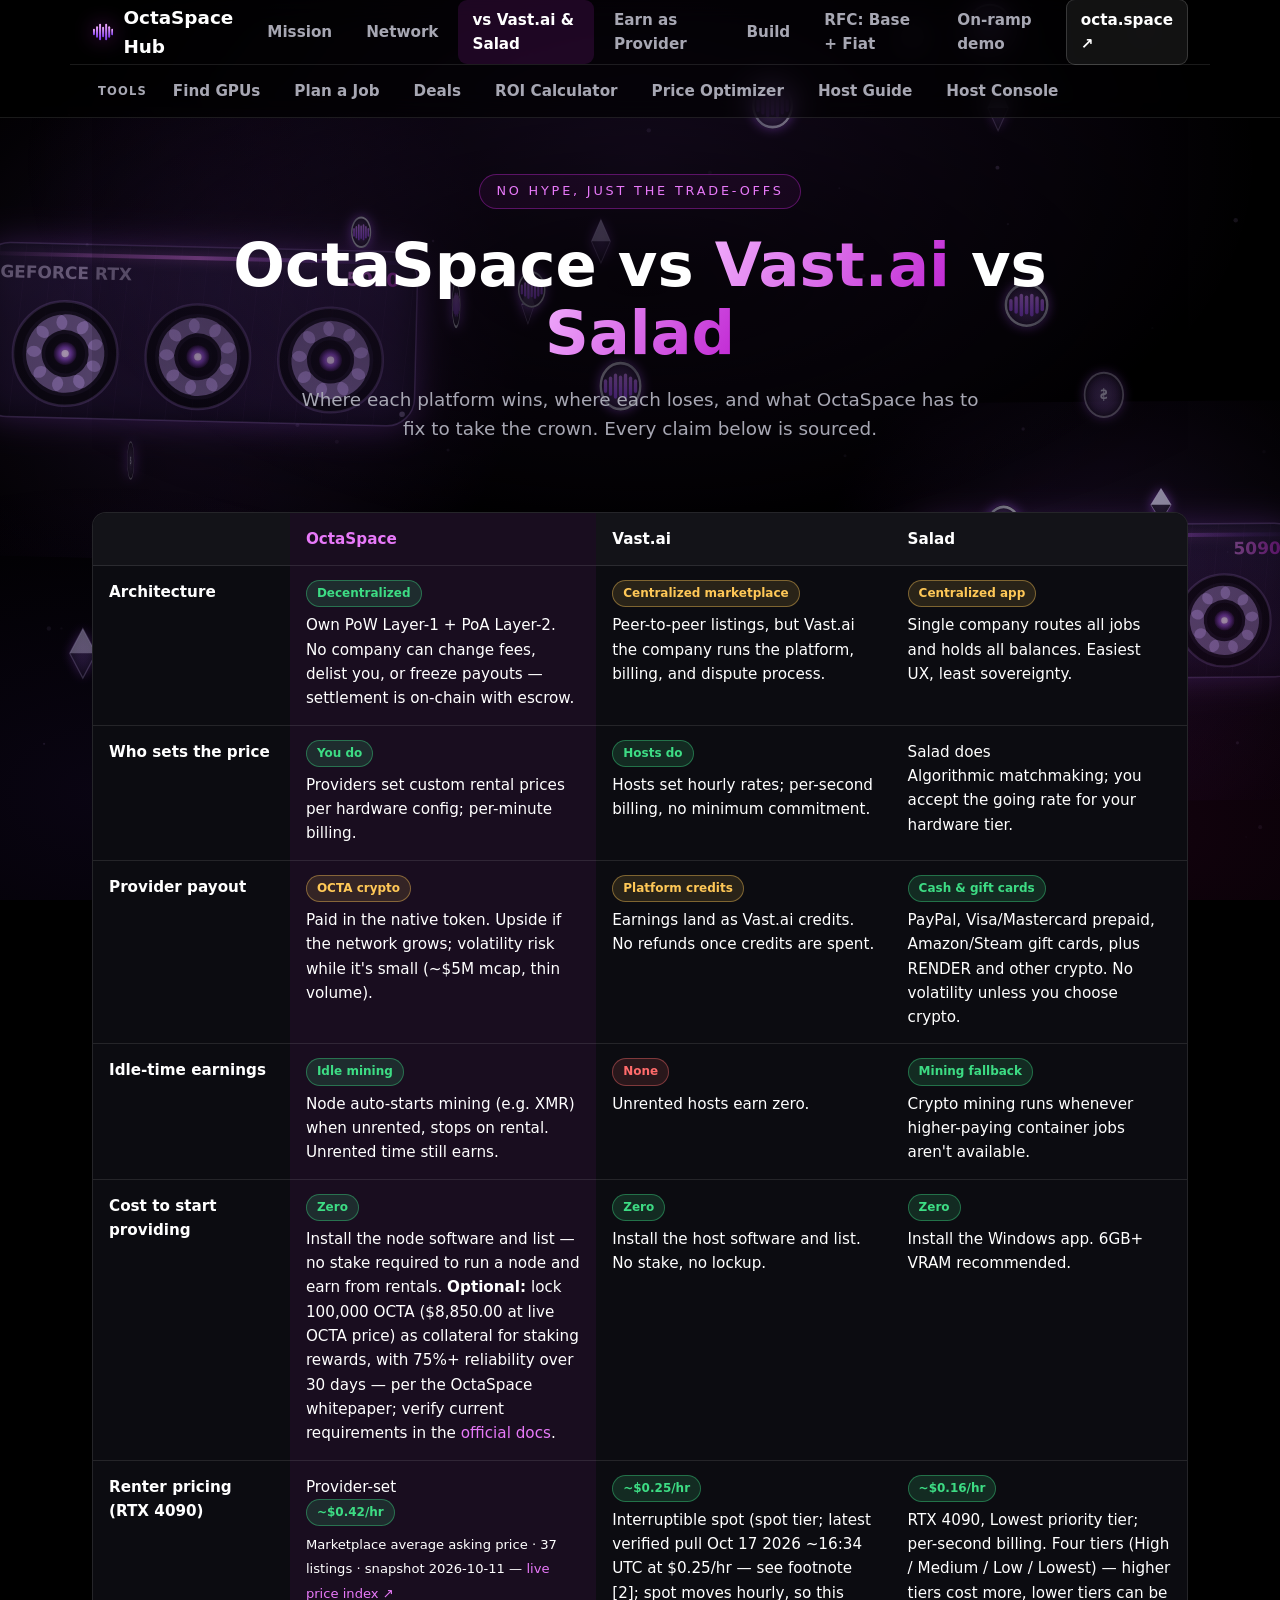
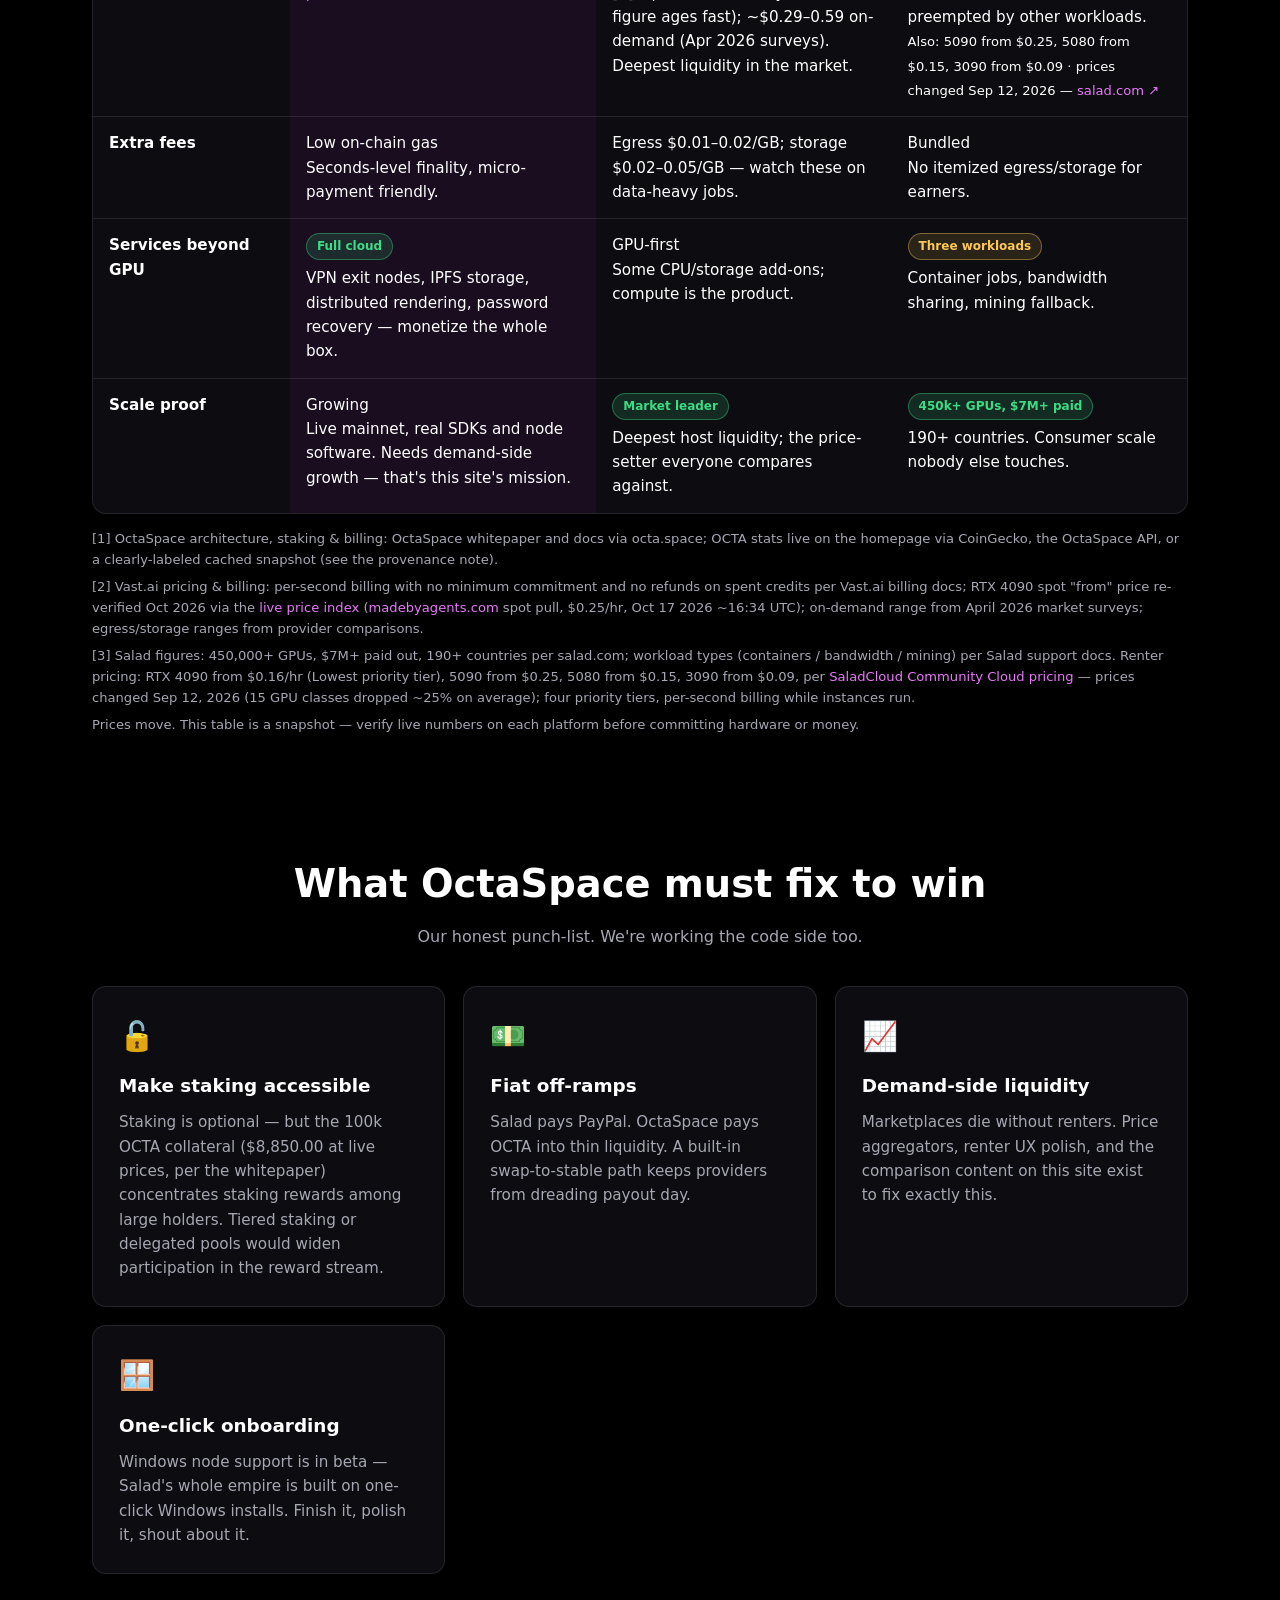
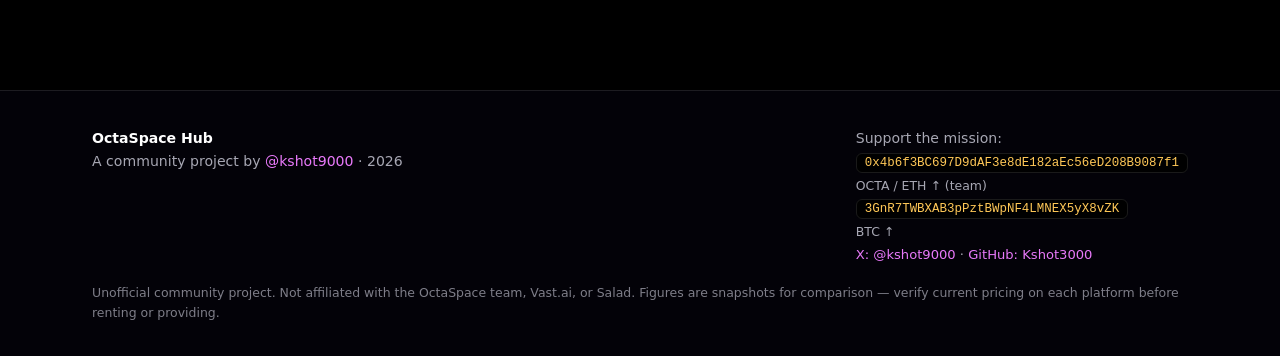
<file: compare.html>
<!DOCTYPE html>
<html lang="en">
<head>
<meta charset="UTF-8">
<meta name="viewport" content="width=device-width, initial-scale=1.0">
<title>OctaSpace vs Vast.ai vs Salad — Honest Comparison | OctaSpace Hub</title>
<meta name="description" content="Head-to-head: OctaSpace vs Vast.ai vs Salad on decentralization, pricing, provider payouts, fees, and onboarding. Sourced and updated.">
<meta property="og:type" content="website">
<meta property="og:site_name" content="OctaSpace Hub">
<meta property="og:title" content="OctaSpace vs Vast.ai vs Salad — Honest Comparison | OctaSpace Hub">
<meta property="og:description" content="Head-to-head: OctaSpace vs Vast.ai vs Salad on decentralization, pricing, provider payouts, fees, and onboarding. Sourced and updated.">
<meta property="og:url" content="https://kshot3000.github.io/Octaspace-/compare.html">
<meta property="og:image" content="https://kshot3000.github.io/Octaspace-/og-card.png">
<meta property="og:image:width" content="1200">
<meta property="og:image:height" content="630">
<meta property="og:image:alt" content="OctaSpace Hub — community mission control for the decentralized GPU cloud">
<meta name="twitter:card" content="summary_large_image">
<meta name="twitter:title" content="OctaSpace vs Vast.ai vs Salad — Honest Comparison | OctaSpace Hub">
<meta name="twitter:description" content="Head-to-head: OctaSpace vs Vast.ai vs Salad on decentralization, pricing, provider payouts, fees, and onboarding. Sourced and updated.">
<meta name="twitter:image" content="https://kshot3000.github.io/Octaspace-/og-card.png">
<link rel="stylesheet" href="css/style.css?v=px1249">
<link rel="icon" href="data:image/svg+xml,%3Csvg%20xmlns%3D%27http%3A%2F%2Fwww.w3.org%2F2000%2Fsvg%27%20viewBox%3D%270%200%2026%2026%27%3E%3Crect%20width%3D%2726%27%20height%3D%2726%27%20rx%3D%276%27%20fill%3D%27%230a0a0d%27%2F%3E%3Cdefs%3E%3ClinearGradient%20id%3D%27g%27%20x1%3D%270%27%20y1%3D%270%27%20x2%3D%270%27%20y2%3D%271%27%3E%3Cstop%20offset%3D%270%27%20stop-color%3D%27%23f0abfc%27%2F%3E%3Cstop%20offset%3D%271%27%20stop-color%3D%27%237c3aed%27%2F%3E%3C%2FlinearGradient%3E%3C%2Fdefs%3E%3Cg%20fill%3D%27url%28%23g%29%27%3E%3Crect%20x%3D%271.2%27%20y%3D%279%27%20width%3D%272.4%27%20height%3D%278%27%20rx%3D%271.2%27%2F%3E%3Crect%20x%3D%274.9%27%20y%3D%276%27%20width%3D%272.4%27%20height%3D%2714%27%20rx%3D%271.2%27%2F%3E%3Crect%20x%3D%278.6%27%20y%3D%273%27%20width%3D%272.4%27%20height%3D%2720%27%20rx%3D%271.2%27%2F%3E%3Crect%20x%3D%2712.3%27%20y%3D%276.5%27%20width%3D%272.4%27%20height%3D%2713%27%20rx%3D%271.2%27%2F%3E%3Crect%20x%3D%2716%27%20y%3D%273%27%20width%3D%272.4%27%20height%3D%2720%27%20rx%3D%271.2%27%2F%3E%3Crect%20x%3D%2719.7%27%20y%3D%276%27%20width%3D%272.4%27%20height%3D%2714%27%20rx%3D%271.2%27%2F%3E%3Crect%20x%3D%2723.4%27%20y%3D%279%27%20width%3D%272.4%27%20height%3D%278%27%20rx%3D%271.2%27%2F%3E%3C%2Fg%3E%3C%2Fsvg%3E">
</head>
<body>
<a class="skip" href="#main">Skip to content</a>
<nav aria-label="Primary"><div class="wrap nav-in">
  <a class="brand" href="index.html"><svg class="mark" width="26" height="26" viewBox="0 0 26 26" aria-hidden="true"><defs><linearGradient id="octabars" x1="0" y1="0" x2="0" y2="1"><stop offset="0" stop-color="#f0abfc"/><stop offset="1" stop-color="#7c3aed"/></linearGradient></defs><g fill="url(#octabars)"><rect x="1.2" y="9" width="2.4" height="8" rx="1.2"/><rect x="4.9" y="6" width="2.4" height="14" rx="1.2"/><rect x="8.6" y="3" width="2.4" height="20" rx="1.2"/><rect x="12.3" y="6.5" width="2.4" height="13" rx="1.2"/><rect x="16" y="3" width="2.4" height="20" rx="1.2"/><rect x="19.7" y="6" width="2.4" height="14" rx="1.2"/><rect x="23.4" y="9" width="2.4" height="8" rx="1.2"/></g></svg>OctaSpace Hub</a>
  <div class="nav-links">
    <a data-page="index" href="index.html">Mission</a>
    <a data-page="network" href="network.html">Network</a>
    <a data-page="compare" href="compare.html">vs Vast.ai &amp; Salad</a>
    <a data-page="earn" href="earn.html">Earn as Provider</a>
    <a data-page="build" href="build.html">Build</a>
    <a data-page="rfc" href="rfc-base-fiat.html">RFC: Base + Fiat</a>
    <a data-page="onramp" href="onramp-demo.html">On-ramp demo</a>
    <a class="cta" href="https://octa.space" target="_blank" rel="noopener">octa.space ↗</a>
  </div>
</div>

<div class="wrap" style="border-top:1px solid var(--line)">
  <div class="nav-links" style="padding:6px 0;flex-wrap:wrap" aria-label="Host and renter tools">
    <span style="font-size:.72rem;font-weight:800;letter-spacing:.1em;color:var(--muted);padding:8px 6px">TOOLS</span>
    <a href="find.html">Find GPUs</a>
    <a href="plan.html">Plan a Job</a>
    <a href="deals.html">Deals</a>
    <a href="roi.html">ROI Calculator</a>
    <a href="pricing.html">Price Optimizer</a>
    <a href="host.html">Host Guide</a>
    <a href="console.html">Host Console</a>
  </div>
</div>
</nav>
<main id="main" tabindex="-1">

<div class="wrap">
<header class="hero" style="padding:56px 0 36px">
  <span class="kicker">No hype, just the trade-offs</span>
  <h1>OctaSpace vs <span class="grad">Vast.ai</span> vs <span class="grad">Salad</span></h1>
  <p class="lead">Where each platform wins, where each loses, and what OctaSpace has to fix to take the crown. Every claim below is sourced.</p>
</header>

<section style="padding-top:0">
<div class="table-wrap"><table>
  <tr><th style="width:18%"></th><th class="hl" style="width:28%">OctaSpace</th><th style="width:27%">Vast.ai</th><th style="width:27%">Salad</th></tr>
  <tr>
    <td><strong>Architecture</strong></td>
    <td class="hl"><span class="tag win">Decentralized</span><br>Own PoW Layer-1 + PoA Layer-2. No company can change fees, delist you, or freeze payouts — settlement is on-chain with escrow.</td>
    <td><span class="tag mid">Centralized marketplace</span><br>Peer-to-peer listings, but Vast.ai the company runs the platform, billing, and dispute process.</td>
    <td><span class="tag mid">Centralized app</span><br>Single company routes all jobs and holds all balances. Easiest UX, least sovereignty.</td>
  </tr>
  <tr>
    <td><strong>Who sets the price</strong></td>
    <td class="hl"><span class="tag win">You do</span><br>Providers set custom rental prices per hardware config; per-minute billing.</td>
    <td><span class="tag win">Hosts do</span><br>Hosts set hourly rates; per-second billing, no minimum commitment.</td>
    <td>Salad does<br>Algorithmic matchmaking; you accept the going rate for your hardware tier.</td>
  </tr>
  <tr>
    <td><strong>Provider payout</strong></td>
    <td class="hl"><span class="tag mid">OCTA crypto</span><br>Paid in the native token. Upside if the network grows; volatility risk while it's small (~$5M mcap, thin volume).</td>
    <td><span class="tag mid">Platform credits</span><br>Earnings land as Vast.ai credits. No refunds once credits are spent.</td>
    <td><span class="tag win">Cash &amp; gift cards</span><br>PayPal, Visa/Mastercard prepaid, Amazon/Steam gift cards, plus RENDER and other crypto. No volatility unless you choose crypto.</td>
  </tr>
  <tr>
    <td><strong>Idle-time earnings</strong></td>
    <td class="hl"><span class="tag win">Idle mining</span><br>Node auto-starts mining (e.g. XMR) when unrented, stops on rental. Unrented time still earns.</td>
    <td><span class="tag lose">None</span><br>Unrented hosts earn zero.</td>
    <td><span class="tag win">Mining fallback</span><br>Crypto mining runs whenever higher-paying container jobs aren't available.</td>
  </tr>
  <tr>
    <td><strong>Cost to start providing</strong></td>
    <td class="hl"><span class="tag win">Zero</span><br>Install the node software and list — no stake required to run a node and earn from rentals. <strong>Optional:</strong> lock 100,000 OCTA (<span class="stake-usd-live">…</span> at live OCTA price) as collateral for staking rewards, with 75%+ reliability over 30 days — per the OctaSpace whitepaper; verify current requirements in the <a href="https://whitepaper.octa.space/octaspace-whitepaper.pdf" target="_blank" rel="noopener">official docs</a>.</td>
    <td><span class="tag win">Zero</span><br>Install the host software and list. No stake, no lockup.</td>
    <td><span class="tag win">Zero</span><br>Install the Windows app. 6GB+ VRAM recommended.</td>
  </tr>
  <tr>
    <td><strong>Renter pricing (RTX 4090)</strong></td>
    <td class="hl">Provider-set<br><span class="tag win">~<span id="octa-4090-price">$0.42</span>/hr</span><br><span style="font-size:.82rem">Marketplace average asking price · <span id="octa-4090-count">37</span> listings · <span id="octa-4090-when">snapshot 2026-10-11</span> — <a href="https://kshot3000.github.io/gpu-price-index/" target="_blank" rel="noopener">live price index ↗</a></span></td>
    <td><span class="tag win">~$0.25/hr</span><br>Interruptible spot (spot tier; latest verified pull Oct 17 2026 ~16:34 UTC at $0.25/hr — see footnote [2]; spot moves hourly, so this figure ages fast); ~$0.29–0.59 on-demand (Apr 2026 surveys). Deepest liquidity in the market.</td>
    <td><span class="tag win">~$0.16/hr</span><br>RTX 4090, Lowest priority tier; per-second billing. Four tiers (High / Medium / Low / Lowest) — higher tiers cost more, lower tiers can be preempted by other workloads.<br><span style="font-size:.82rem">Also: 5090 from $0.25, 5080 from $0.15, 3090 from $0.09 · prices changed Sep 12, 2026 — <a href="https://salad.com/salad-container-engine-community/" target="_blank" rel="noopener">salad.com ↗</a></span></td>
  </tr>
  <tr>
    <td><strong>Extra fees</strong></td>
    <td class="hl">Low on-chain gas<br>Seconds-level finality, micro-payment friendly.</td>
    <td>Egress $0.01–0.02/GB; storage $0.02–0.05/GB — watch these on data-heavy jobs.</td>
    <td>Bundled<br>No itemized egress/storage for earners.</td>
  </tr>
  <tr>
    <td><strong>Services beyond GPU</strong></td>
    <td class="hl"><span class="tag win">Full cloud</span><br>VPN exit nodes, IPFS storage, distributed rendering, password recovery — monetize the whole box.</td>
    <td>GPU-first<br>Some CPU/storage add-ons; compute is the product.</td>
    <td><span class="tag mid">Three workloads</span><br>Container jobs, bandwidth sharing, mining fallback.</td>
  </tr>
  <tr>
    <td><strong>Scale proof</strong></td>
    <td class="hl">Growing<br>Live mainnet, real SDKs and node software. Needs demand-side growth — that's this site's mission.</td>
    <td><span class="tag win">Market leader</span><br>Deepest host liquidity; the price-setter everyone compares against.</td>
    <td><span class="tag win">450k+ GPUs, $7M+ paid</span><br>190+ countries. Consumer scale nobody else touches.</td>
  </tr>
</table></div>

<ul class="footnotes">
  <li>[1] OctaSpace architecture, staking &amp; billing: OctaSpace whitepaper and docs via octa.space; OCTA stats live on the homepage via CoinGecko, the OctaSpace API, or a clearly-labeled cached snapshot (see the provenance note).</li>
  <li>[2] Vast.ai pricing &amp; billing: per-second billing with no minimum commitment and no refunds on spent credits per Vast.ai billing docs; RTX 4090 spot "from" price re-verified Oct 2026 via the <a href="https://kshot3000.github.io/gpu-price-index/" target="_blank" rel="noopener">live price index</a> (<a href="https://www.madebyagents.com/hardware/gpu-rental-prices" target="_blank" rel="noopener">madebyagents.com</a> spot pull, $0.25/hr, Oct 17 2026 ~16:34 UTC); on-demand range from April 2026 market surveys; egress/storage ranges from provider comparisons.</li>
  <li>[3] Salad figures: 450,000+ GPUs, $7M+ paid out, 190+ countries per salad.com; workload types (containers / bandwidth / mining) per Salad support docs. Renter pricing: RTX 4090 from $0.16/hr (Lowest priority tier), 5090 from $0.25, 5080 from $0.15, 3090 from $0.09, per <a href="https://salad.com/salad-container-engine-community/" target="_blank" rel="noopener">SaladCloud Community Cloud pricing</a> — prices changed Sep 12, 2026 (15 GPU classes dropped ~25% on average); four priority tiers, per-second billing while instances run.</li>
  <li>Prices move. This table is a snapshot — verify live numbers on each platform before committing hardware or money.</li>
</ul>
</section>

<section>
  <div class="sec-head"><h2>What OctaSpace must fix to win</h2><p>Our honest punch-list. We're working the code side too.</p></div>
  <div class="cards">
    <div class="card"><span class="icon">🔓</span><h3>Make staking accessible</h3><p>Staking is optional — but the 100k OCTA collateral (<span class="stake-usd-live">…</span> at live prices, per the whitepaper) concentrates staking rewards among large holders. Tiered staking or delegated pools would widen participation in the reward stream.</p></div>
    <div class="card"><span class="icon">💵</span><h3>Fiat off-ramps</h3><p>Salad pays PayPal. OctaSpace pays OCTA into thin liquidity. A built-in swap-to-stable path keeps providers from dreading payout day.</p></div>
    <div class="card"><span class="icon">📈</span><h3>Demand-side liquidity</h3><p>Marketplaces die without renters. Price aggregators, renter UX polish, and the comparison content on this site exist to fix exactly this.</p></div>
    <div class="card"><span class="icon">🪟</span><h3>One-click onboarding</h3><p>Windows node support is in beta — Salad's whole empire is built on one-click Windows installs. Finish it, polish it, shout about it.</p></div>
  </div>
</section>
</div>

</main>
<footer><div class="wrap">
  <div class="foot-grid">
    <div>
      <strong style="color:var(--txt)">OctaSpace Hub</strong><br>
      A community project by <a href="https://x.com/kshot9000" target="_blank" rel="noopener">@kshot9000</a> · <span data-year></span>
    </div>
    <div class="donate">
      Support the mission:<br>
      <code title="OCTA / ETH — team donation address">0x4b6f3BC697D9dAF3e8dE182aEc56eD208B9087f1</code><br>
      <span style="font-size:.78rem">OCTA / ETH ↑ (team)</span><br>
      <code title="BTC">3GnR7TWBXAB3pPztBWpNF4LMNEX5yX8vZK</code><br>
      <span style="font-size:.78rem">BTC ↑</span><br>
      <span style="font-size:.82rem"><a href="https://x.com/kshot9000" target="_blank" rel="noopener">X: @kshot9000</a> ·
      <a href="https://github.com/Kshot3000" target="_blank" rel="noopener">GitHub: Kshot3000</a></span>
    </div>
  </div>
  <p class="disclaimer">Unofficial community project. Not affiliated with the OctaSpace team, Vast.ai, or Salad. Figures are snapshots for comparison — verify current pricing on each platform before renting or providing.</p>
</div></footer>
<script src="js/app.js?v=px1349"></script>
<script src="js/fx-bg.js?v=px1206" defer></script>
</body>
</html>
</file>
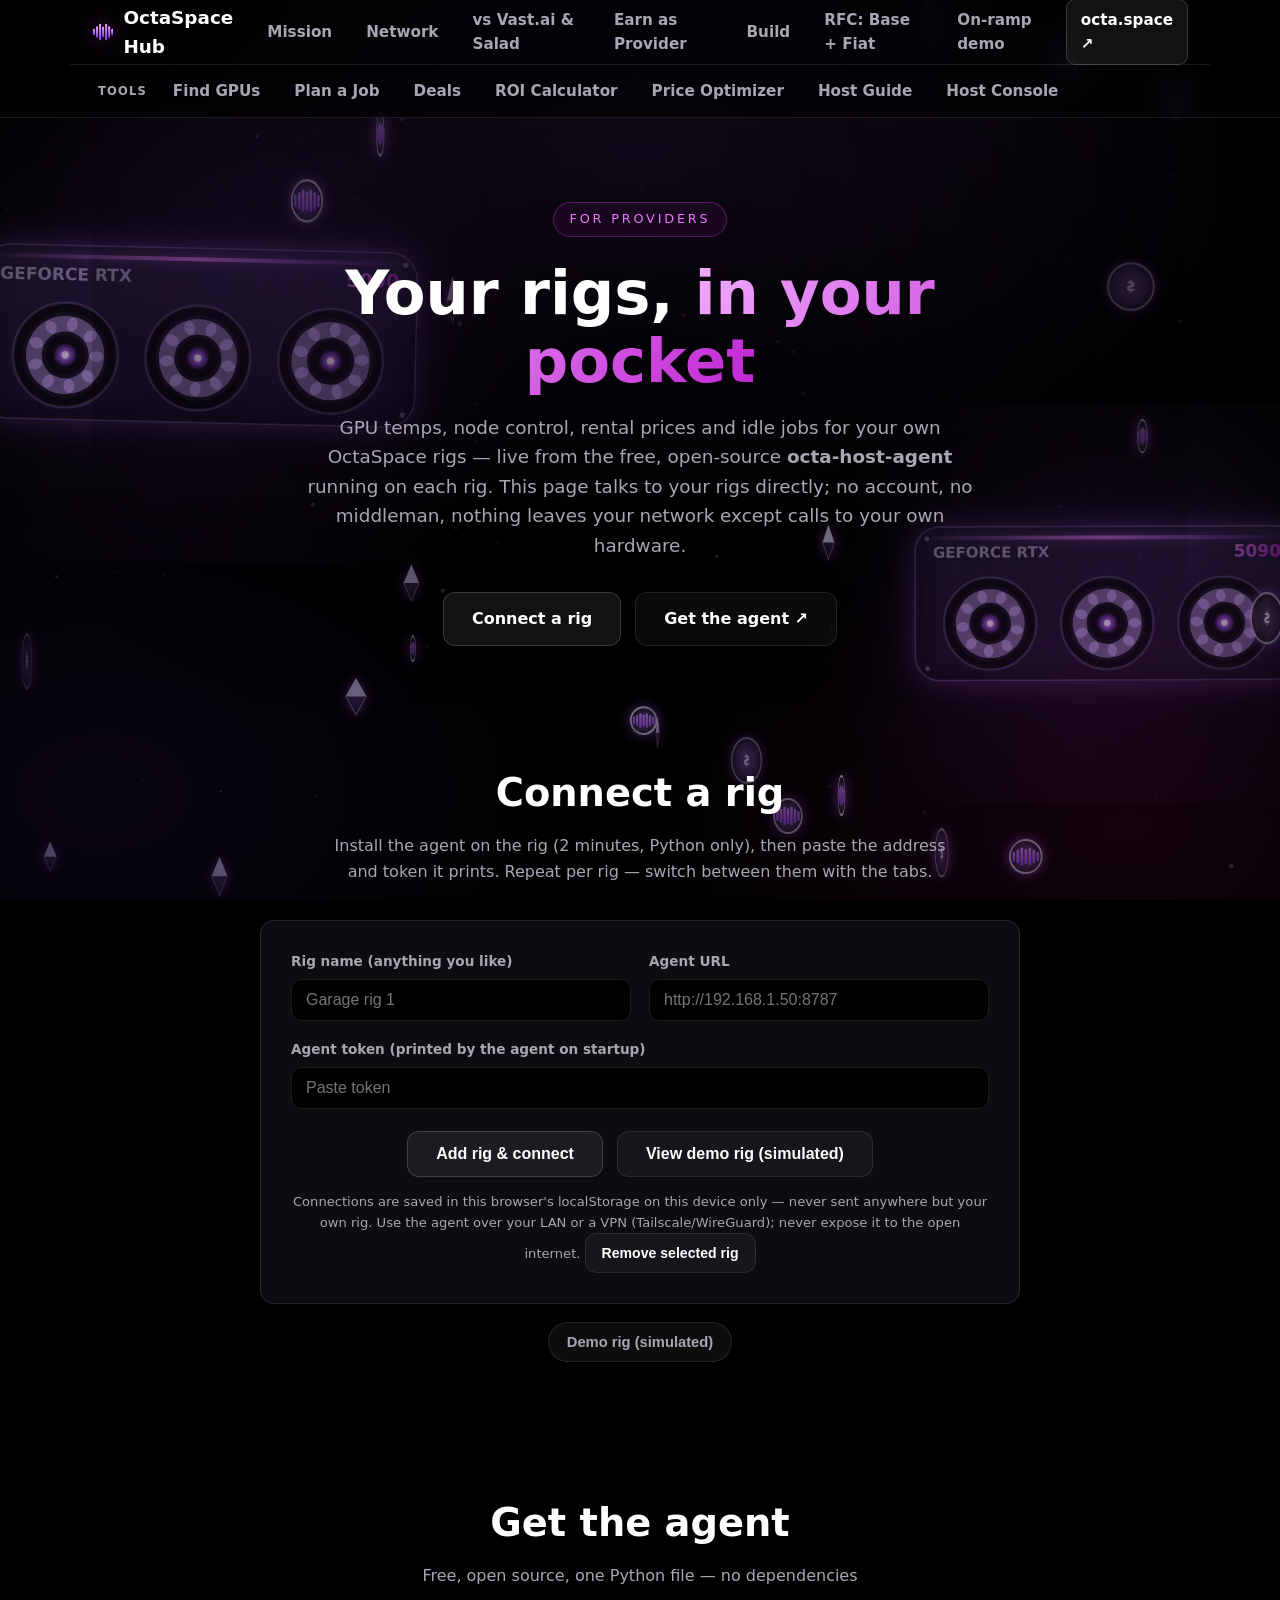
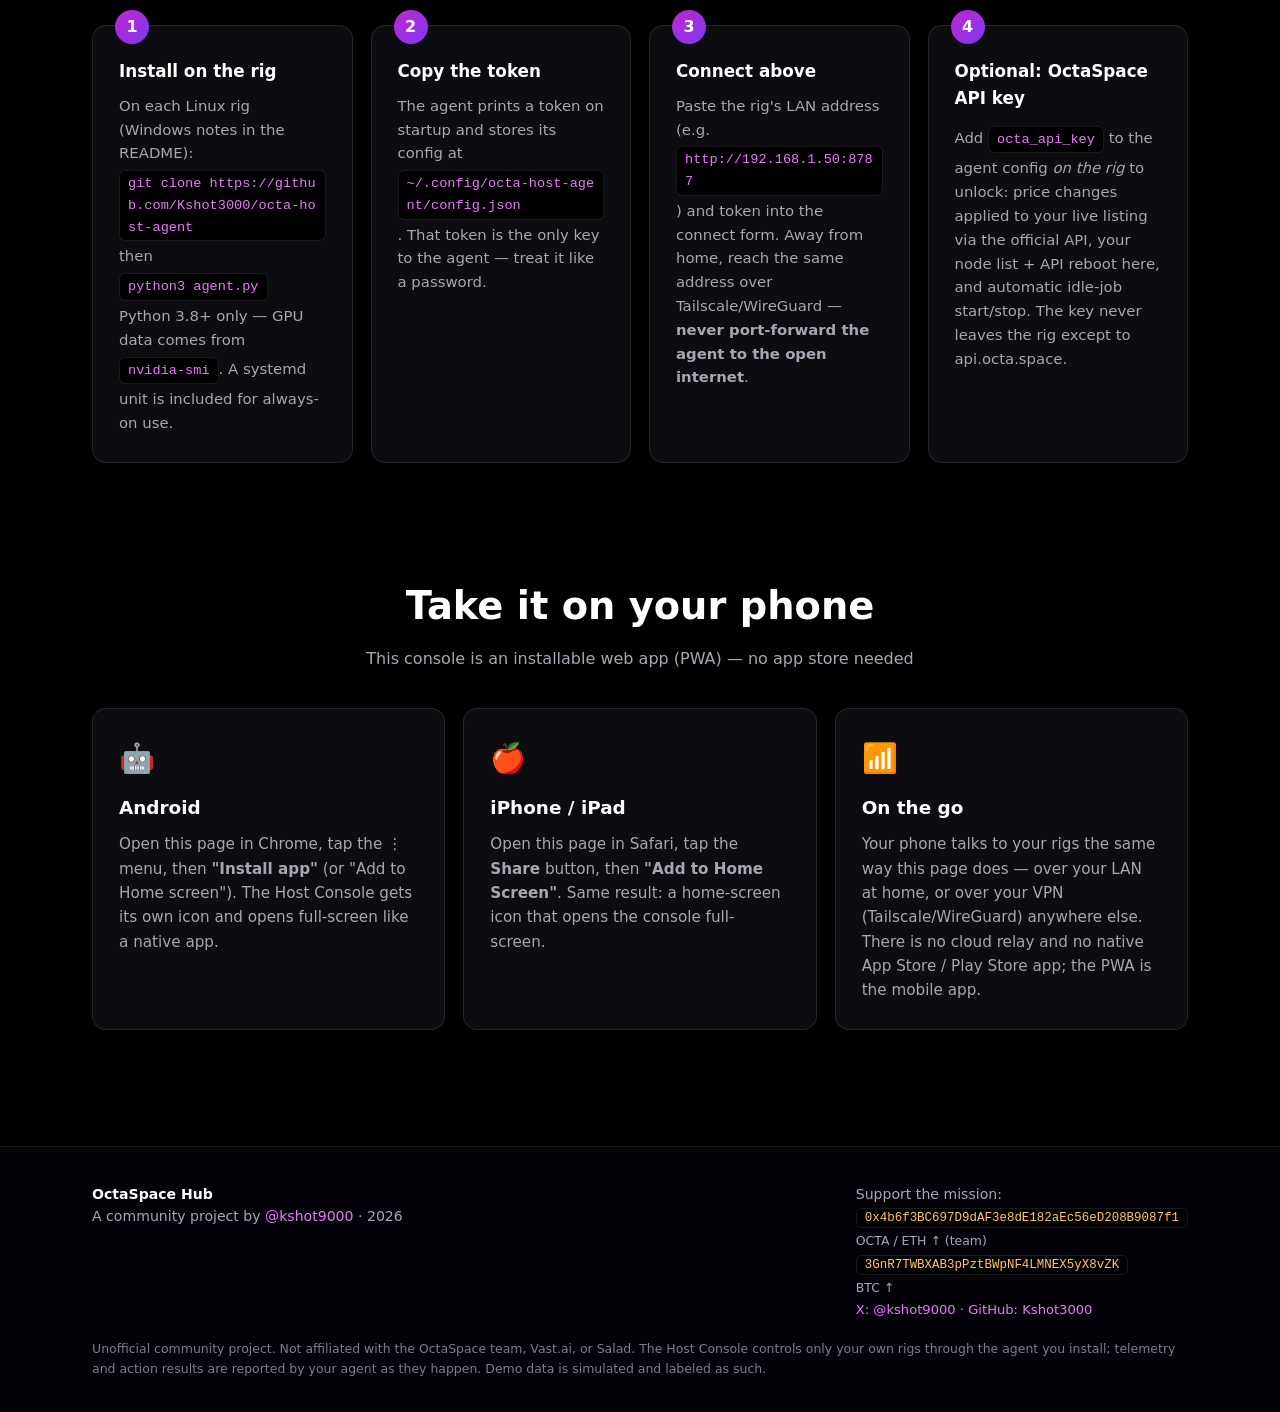
<file: console.html>
<!DOCTYPE html>
<html lang="en">
<head>
<meta charset="UTF-8">
<meta name="viewport" content="width=device-width, initial-scale=1.0">
<title>Host Console | OctaSpace Hub</title>
<meta name="description" content="Monitor and control your OctaSpace GPU rigs — temps, node service, power, rental prices, idle jobs — from your browser or phone, via the open-source octa-host-agent on each rig.">
<meta property="og:type" content="website">
<meta property="og:site_name" content="OctaSpace Hub">
<meta property="og:title" content="Host Console | OctaSpace Hub">
<meta property="og:description" content="Watch GPU temps, restart the node, change rental prices and manage idle jobs on your own OctaSpace rigs — at your desk or on the go.">
<meta property="og:url" content="https://kshot3000.github.io/Octaspace-/console.html">
<meta property="og:image" content="https://kshot3000.github.io/Octaspace-/og-card.png">
<meta property="og:image:width" content="1200">
<meta property="og:image:height" content="630">
<meta property="og:image:alt" content="OctaSpace Hub — community mission control for the decentralized GPU cloud">
<meta name="twitter:card" content="summary_large_image">
<meta name="twitter:title" content="Host Console | OctaSpace Hub">
<meta name="twitter:description" content="Monitor and control your OctaSpace GPU rigs from anywhere.">
<meta name="twitter:image" content="https://kshot3000.github.io/Octaspace-/og-card.png">
<meta name="theme-color" content="#000000">
<link rel="manifest" href="manifest.webmanifest">
<link rel="apple-touch-icon" href="icons/apple-touch-icon.png">
<meta name="mobile-web-app-capable" content="yes">
<meta name="apple-mobile-web-app-capable" content="yes">
<meta name="apple-mobile-web-app-status-bar-style" content="black">
<meta name="apple-mobile-web-app-title" content="Host Console">
<link rel="stylesheet" href="css/style.css?v=px1249">
<link rel="icon" href="data:image/svg+xml,%3Csvg%20xmlns%3D%27http%3A%2F%2Fwww.w3.org%2F2000%2Fsvg%27%20viewBox%3D%270%200%2026%2026%27%3E%3Crect%20width%3D%2726%27%20height%3D%2726%27%20rx%3D%276%27%20fill%3D%27%230a0a0d%27%2F%3E%3Cdefs%3E%3ClinearGradient%20id%3D%27g%27%20x1%3D%270%27%20y1%3D%270%27%20x2%3D%270%27%20y2%3D%271%27%3E%3Cstop%20offset%3D%270%27%20stop-color%3D%27%23f0abfc%27%2F%3E%3Cstop%20offset%3D%271%27%20stop-color%3D%27%237c3aed%27%2F%3E%3C%2FlinearGradient%3E%3C%2Fdefs%3E%3Cg%20fill%3D%27url%28%23g%29%27%3E%3Crect%20x%3D%271.2%27%20y%3D%279%27%20width%3D%272.4%27%20height%3D%278%27%20rx%3D%271.2%27%2F%3E%3Crect%20x%3D%274.9%27%20y%3D%276%27%20width%3D%272.4%27%20height%3D%2714%27%20rx%3D%271.2%27%2F%3E%3Crect%20x%3D%278.6%27%20y%3D%273%27%20width%3D%272.4%27%20height%3D%2720%27%20rx%3D%271.2%27%2F%3E%3Crect%20x%3D%2712.3%27%20y%3D%276.5%27%20width%3D%272.4%27%20height%3D%2713%27%20rx%3D%271.2%27%2F%3E%3Crect%20x%3D%2716%27%20y%3D%273%27%20width%3D%272.4%27%20height%3D%2720%27%20rx%3D%271.2%27%2F%3E%3Crect%20x%3D%2719.7%27%20y%3D%276%27%20width%3D%272.4%27%20height%3D%2714%27%20rx%3D%271.2%27%2F%3E%3Crect%20x%3D%2723.4%27%20y%3D%279%27%20width%3D%272.4%27%20height%3D%278%27%20rx%3D%271.2%27%2F%3E%3C%2Fg%3E%3C%2Fsvg%3E">
</head>
<body data-page="console">
<a class="skip" href="#main">Skip to content</a>
<nav aria-label="Primary"><div class="wrap nav-in">
  <a class="brand" href="index.html"><svg class="mark" width="26" height="26" viewBox="0 0 26 26" aria-hidden="true"><defs><linearGradient id="octabars" x1="0" y1="0" x2="0" y2="1"><stop offset="0" stop-color="#f0abfc"/><stop offset="1" stop-color="#7c3aed"/></linearGradient></defs><g fill="url(#octabars)"><rect x="1.2" y="9" width="2.4" height="8" rx="1.2"/><rect x="4.9" y="6" width="2.4" height="14" rx="1.2"/><rect x="8.6" y="3" width="2.4" height="20" rx="1.2"/><rect x="12.3" y="6.5" width="2.4" height="13" rx="1.2"/><rect x="16" y="3" width="2.4" height="20" rx="1.2"/><rect x="19.7" y="6" width="2.4" height="14" rx="1.2"/><rect x="23.4" y="9" width="2.4" height="8" rx="1.2"/></g></svg>OctaSpace Hub</a>
  <div class="nav-links">
    <a data-page="index" href="index.html">Mission</a>
    <a data-page="network" href="network.html">Network</a>
    <a data-page="compare" href="compare.html">vs Vast.ai &amp; Salad</a>
    <a data-page="earn" href="earn.html">Earn as Provider</a>
    <a data-page="build" href="build.html">Build</a>
    <a data-page="rfc" href="rfc-base-fiat.html">RFC: Base + Fiat</a>
    <a data-page="onramp" href="onramp-demo.html">On-ramp demo</a>
    <a class="cta" href="https://octa.space" target="_blank" rel="noopener">octa.space ↗</a>
  </div>
</div>
<div class="wrap" style="border-top:1px solid var(--line)">
  <div class="nav-links" style="padding:6px 0;flex-wrap:wrap" aria-label="Host and renter tools">
    <span style="font-size:.72rem;font-weight:800;letter-spacing:.1em;color:var(--muted);padding:8px 6px">TOOLS</span>
    <a href="find.html">Find GPUs</a>
    <a href="plan.html">Plan a Job</a>
    <a href="deals.html">Deals</a>
    <a href="roi.html">ROI Calculator</a>
    <a href="pricing.html">Price Optimizer</a>
    <a href="host.html">Host Guide</a>
    <a href="console.html">Host Console</a>
  </div>
</div>
</nav>
<main id="main" tabindex="-1">
<div id="demoBanner" class="demo-banner" hidden>⚠️ DEMO RIG — SIMULATED DATA, NOT A REAL MACHINE ⚠️</div>
<div class="wrap">

<header class="hero"><div class="wrap">
  <span class="kicker">For providers</span>
  <h1>Your rigs, <span class="grad">in your pocket</span></h1>
  <p class="lead">GPU temps, node control, rental prices and idle jobs for your own OctaSpace rigs — live from the free, open-source <strong>octa-host-agent</strong> running on each rig. This page talks to your rigs directly; no account, no middleman, nothing leaves your network except calls to your own hardware.</p>
  <div class="btn-row"><a class="btn btn-primary" href="#connect">Connect a rig</a><a class="btn btn-ghost" href="https://github.com/Kshot3000/octa-host-agent" target="_blank" rel="noopener">Get the agent ↗</a></div>
</div></header>

<section id="connect" aria-label="Connect a rig">
  <div class="sec-head"><h2>Connect a rig</h2><p>Install the agent on the rig (2 minutes, Python only), then paste the address and token it prints. Repeat per rig — switch between them with the tabs.</p></div>
  <form id="connectForm" class="calc">
    <div class="calc-grid">
      <div class="field"><label for="rigName">Rig name (anything you like)</label><input id="rigName" type="text" placeholder="Garage rig 1" autocomplete="off"></div>
      <div class="field"><label for="rigUrl">Agent URL</label><input id="rigUrl" type="text" placeholder="http://192.168.1.50:8787" autocomplete="off" required></div>
    </div>
    <div class="field" style="margin-top:18px"><label for="rigToken">Agent token (printed by the agent on startup)</label><input id="rigToken" type="password" placeholder="Paste token" autocomplete="off" required></div>
    <div class="btn-row" style="margin-top:22px">
      <button type="submit" class="btn btn-primary">Add rig &amp; connect</button>
      <button type="button" id="demoBtn" class="btn btn-ghost">View demo rig (simulated)</button>
    </div>
    <p class="calc-note">Connections are saved in this browser's localStorage on this device only — never sent anywhere but your own rig. Use the agent over your LAN or a VPN (Tailscale/WireGuard); never expose it to the open internet. <button type="button" id="removeRig" class="btn btn-ghost btn-sm">Remove selected rig</button></p>
  </form>
  <div id="rigTabs" class="rig-tabs" role="tablist" aria-label="Your rigs"></div>
</section>

<div id="dashboard" hidden>
<section aria-label="Rig dashboard">
  <div class="sec-head"><h2 id="rigTitle">Rig</h2><p id="rigMeta"></p>
    <p style="margin-top:12px"><span id="connState" class="pill">…</span></p>
    <div class="switch-row" style="margin-top:14px">
      <button type="button" id="refreshBtn" class="btn btn-ghost btn-sm">Refresh now</button>
      <label><input type="checkbox" id="autoRefresh" checked> Auto-refresh every 10s</label>
    </div>
  </div>
  <div id="unreachable" class="card alert-card" hidden style="margin-bottom:18px">
    <h3>⚠️ Agent unreachable</h3>
    <p id="unreachableMsg"></p>
  </div>
  <div id="gpuGrid" class="gpu-grid"></div>
  <div class="cards" style="margin-top:18px">
    <div class="card"><h3>System</h3><div id="sysCard"></div></div>
    <div class="card"><h3>OctaSpace node <span id="nodeState" class="pill">…</span></h3>
      <p id="nodeDetail"></p>
      <p style="margin-top:12px">
        <button type="button" id="nodeStart" class="btn btn-primary btn-sm">Start node</button>
        <button type="button" id="nodeRestart" class="btn btn-ghost btn-sm">Restart node</button>
        <button type="button" id="nodeStop" class="btn btn-ghost btn-sm">Stop node</button>
      </p>
      <p class="calc-note" style="text-align:left">Controls the node service on the rig (systemd/docker, as detected by the agent). Stopping the node stops new rentals; it does not power off the machine.</p>
    </div>
  </div>
</section>

<section aria-label="Rig controls">
  <div class="sec-head"><h2>Controls</h2><p>Every action goes to the selected rig's agent and the agent reports back exactly what it did</p></div>
  <div class="ctl-grid">
    <div class="card">
      <h3>⏻ Power</h3>
      <p>
        <button type="button" id="rebootBtn" class="btn btn-ghost">Reboot rig</button>
        <button type="button" id="shutdownBtn" class="btn btn-danger">Shut down rig</button>
      </p>
      <p class="calc-note" style="text-align:left"><strong>Shutdown is final</strong> until someone powers the rig on locally, another always-on machine on the LAN sends it a Wake-on-LAN packet, or a smart plug restores power (with "power on after AC loss" set in BIOS). Software alone cannot switch a powered-off machine back on.</p>
      <div class="field" style="margin-top:14px"><label for="wolMac">Wake-on-LAN — target rig MAC address</label>
      <input id="wolMac" type="text" placeholder="AA:BB:CC:DD:EE:FF" autocomplete="off"></div>
      <p style="margin-top:12px"><button type="button" id="wolBtn" class="btn btn-ghost btn-sm">Send Wake-on-LAN</button></p>
      <p class="calc-note" style="text-align:left">Sent by the selected rig's agent — so the selected rig must be ON (use any always-on machine on the same LAN). The target needs WoL enabled in BIOS/NIC settings and wired power.</p>
    </div>

    <div class="card">
      <h3>💲 Rental price</h3>
      <form id="priceForm">
        <div class="field"><label for="priceNode">OctaSpace node ID</label><input id="priceNode" type="text" placeholder="e.g. 42" autocomplete="off"></div>
        <div class="calc-grid" style="margin-top:14px">
          <div class="field"><label for="priceBase">Base price (USD/hr)</label><input id="priceBase" type="number" step="0.01" min="0" placeholder="0.60"></div>
          <div class="field"><label for="priceStorage">Storage (USD)</label><input id="priceStorage" type="number" step="0.01" min="0" placeholder="optional"></div>
        </div>
        <div class="field" style="margin-top:14px"><label for="priceTraffic">Traffic (USD)</label><input id="priceTraffic" type="number" step="0.01" min="0" placeholder="optional"></div>
        <p style="margin-top:14px"><button type="submit" class="btn btn-primary btn-sm">Save price on rig</button></p>
      </form>
      <p id="priceState" class="calc-note" style="text-align:left"></p>
      <p class="calc-note" style="text-align:left">The agent saves this target on the rig. If you added your OctaSpace API key to the agent's config (on the rig — never in this page), the agent also applies it to your listing through the official OctaSpace API (<code>PATCH /nodes/{id}/prices</code>, USD cents). Without a key on the agent, the target is saved on the rig only and you apply it in your <a href="https://octa.space" target="_blank" rel="noopener">OctaSpace service listing ↗</a>. Either way, the agent reports which one happened.</p>
    </div>

    <div class="card">
      <h3>🌙 Idle job</h3>
      <p id="idleState" class="calc-note" style="text-align:left"></p>
      <form id="idleForm">
        <div class="field"><label for="idleMode">When no rental is active</label>
          <select id="idleMode">
            <option value="off">Off — do nothing</option>
            <option value="command">Run a command (e.g. idle mining)</option>
            <option value="pause">Pause — stored preference only (see note)</option>
          </select></div>
        <div class="field" style="margin-top:14px"><label for="idleCmd">Command (for "Run a command")</label><input id="idleCmd" type="text" placeholder="/opt/miner/start.sh" autocomplete="off"></div>
        <p style="margin-top:14px"><button type="submit" class="btn btn-primary btn-sm">Save idle setting</button>
        <button type="button" id="idleStart" class="btn btn-ghost btn-sm">Start now</button>
        <button type="button" id="idleStop" class="btn btn-ghost btn-sm">Stop now</button></p>
      </form>
      <p class="calc-note" style="text-align:left">Automatic start/stop needs rental detection, which needs your OctaSpace API key on the agent; otherwise start/stop manually here. "Pause" is honest about its limit: the OctaSpace API has no node pause switch, so the agent stores the preference and reports it — it does not enforce it. Idle jobs are created in your OctaSpace account; the official API exposes their status, not creation.</p>
    </div>
  </div>
  <div class="card" style="margin-top:18px"><h3>Activity</h3><div id="activity"></div></div>
</section>

<section aria-label="Your OctaSpace nodes">
  <div class="sec-head"><h2>Your OctaSpace nodes</h2><p>From the official OctaSpace API, via your rig's agent (needs the API key on the agent)</p></div>
  <div id="octaNodes"></div>
</section>
</div>

<section aria-label="Get the agent">
  <div class="sec-head"><h2>Get the agent</h2><p>Free, open source, one Python file — no dependencies</p></div>
  <div class="steps">
    <div class="step"><h3>Install on the rig</h3><p>On each Linux rig (Windows notes in the README):</p><code>git clone https://github.com/Kshot3000/octa-host-agent</code><p>then</p><code>python3 agent.py</code><p>Python 3.8+ only — GPU data comes from <code>nvidia-smi</code>. A systemd unit is included for always-on use.</p></div>
    <div class="step"><h3>Copy the token</h3><p>The agent prints a token on startup and stores its config at <code>~/.config/octa-host-agent/config.json</code>. That token is the only key to the agent — treat it like a password.</p></div>
    <div class="step"><h3>Connect above</h3><p>Paste the rig's LAN address (e.g. <code>http://192.168.1.50:8787</code>) and token into the connect form. Away from home, reach the same address over Tailscale/WireGuard — <strong>never port-forward the agent to the open internet</strong>.</p></div>
    <div class="step"><h3>Optional: OctaSpace API key</h3><p>Add <code>octa_api_key</code> to the agent config <em>on the rig</em> to unlock: price changes applied to your live listing via the official API, your node list + API reboot here, and automatic idle-job start/stop. The key never leaves the rig except to api.octa.space.</p></div>
  </div>
</section>

<section aria-label="Use it on your phone">
  <div class="sec-head"><h2>Take it on your phone</h2><p>This console is an installable web app (PWA) — no app store needed</p></div>
  <div class="cards">
    <div class="card"><span class="icon">🤖</span><h3>Android</h3><p>Open this page in Chrome, tap the ⋮ menu, then <strong>"Install app"</strong> (or "Add to Home screen"). The Host Console gets its own icon and opens full-screen like a native app.</p></div>
    <div class="card"><span class="icon">🍎</span><h3>iPhone / iPad</h3><p>Open this page in Safari, tap the <strong>Share</strong> button, then <strong>"Add to Home Screen"</strong>. Same result: a home-screen icon that opens the console full-screen.</p></div>
    <div class="card"><span class="icon">📶</span><h3>On the go</h3><p>Your phone talks to your rigs the same way this page does — over your LAN at home, or over your VPN (Tailscale/WireGuard) anywhere else. There is no cloud relay and no native App Store / Play Store app; the PWA is the mobile app.</p></div>
  </div>
</section>

</div>
</main>

<footer><div class="wrap">
  <div class="foot-grid">
    <div>
      <strong style="color:var(--txt)">OctaSpace Hub</strong><br>
      A community project by <a href="https://x.com/kshot9000" target="_blank" rel="noopener">@kshot9000</a> · <span data-year></span>
    </div>
    <div class="donate">
      Support the mission:<br>
      <code title="OCTA / ETH — team donation address">0x4b6f3BC697D9dAF3e8dE182aEc56eD208B9087f1</code><br>
      <span style="font-size:.78rem">OCTA / ETH ↑ (team)</span><br>
      <code title="BTC">3GnR7TWBXAB3pPztBWpNF4LMNEX5yX8vZK</code><br>
      <span style="font-size:.78rem">BTC ↑</span><br>
      <span style="font-size:.82rem"><a href="https://x.com/kshot9000" target="_blank" rel="noopener">X: @kshot9000</a> ·
      <a href="https://github.com/Kshot3000" target="_blank" rel="noopener">GitHub: Kshot3000</a></span>
    </div>
  </div>
  <p class="disclaimer">Unofficial community project. Not affiliated with the OctaSpace team, Vast.ai, or Salad. The Host Console controls only your own rigs through the agent you install; telemetry and action results are reported by your agent as they happen. Demo data is simulated and labeled as such.</p>
</div></footer>
<script src="js/app.js?v=px1349"></script>
<script src="js/fx-bg.js?v=px1206" defer></script>
<script src="js/console.js?v=px1250"></script>
</body>
</html>
</file>
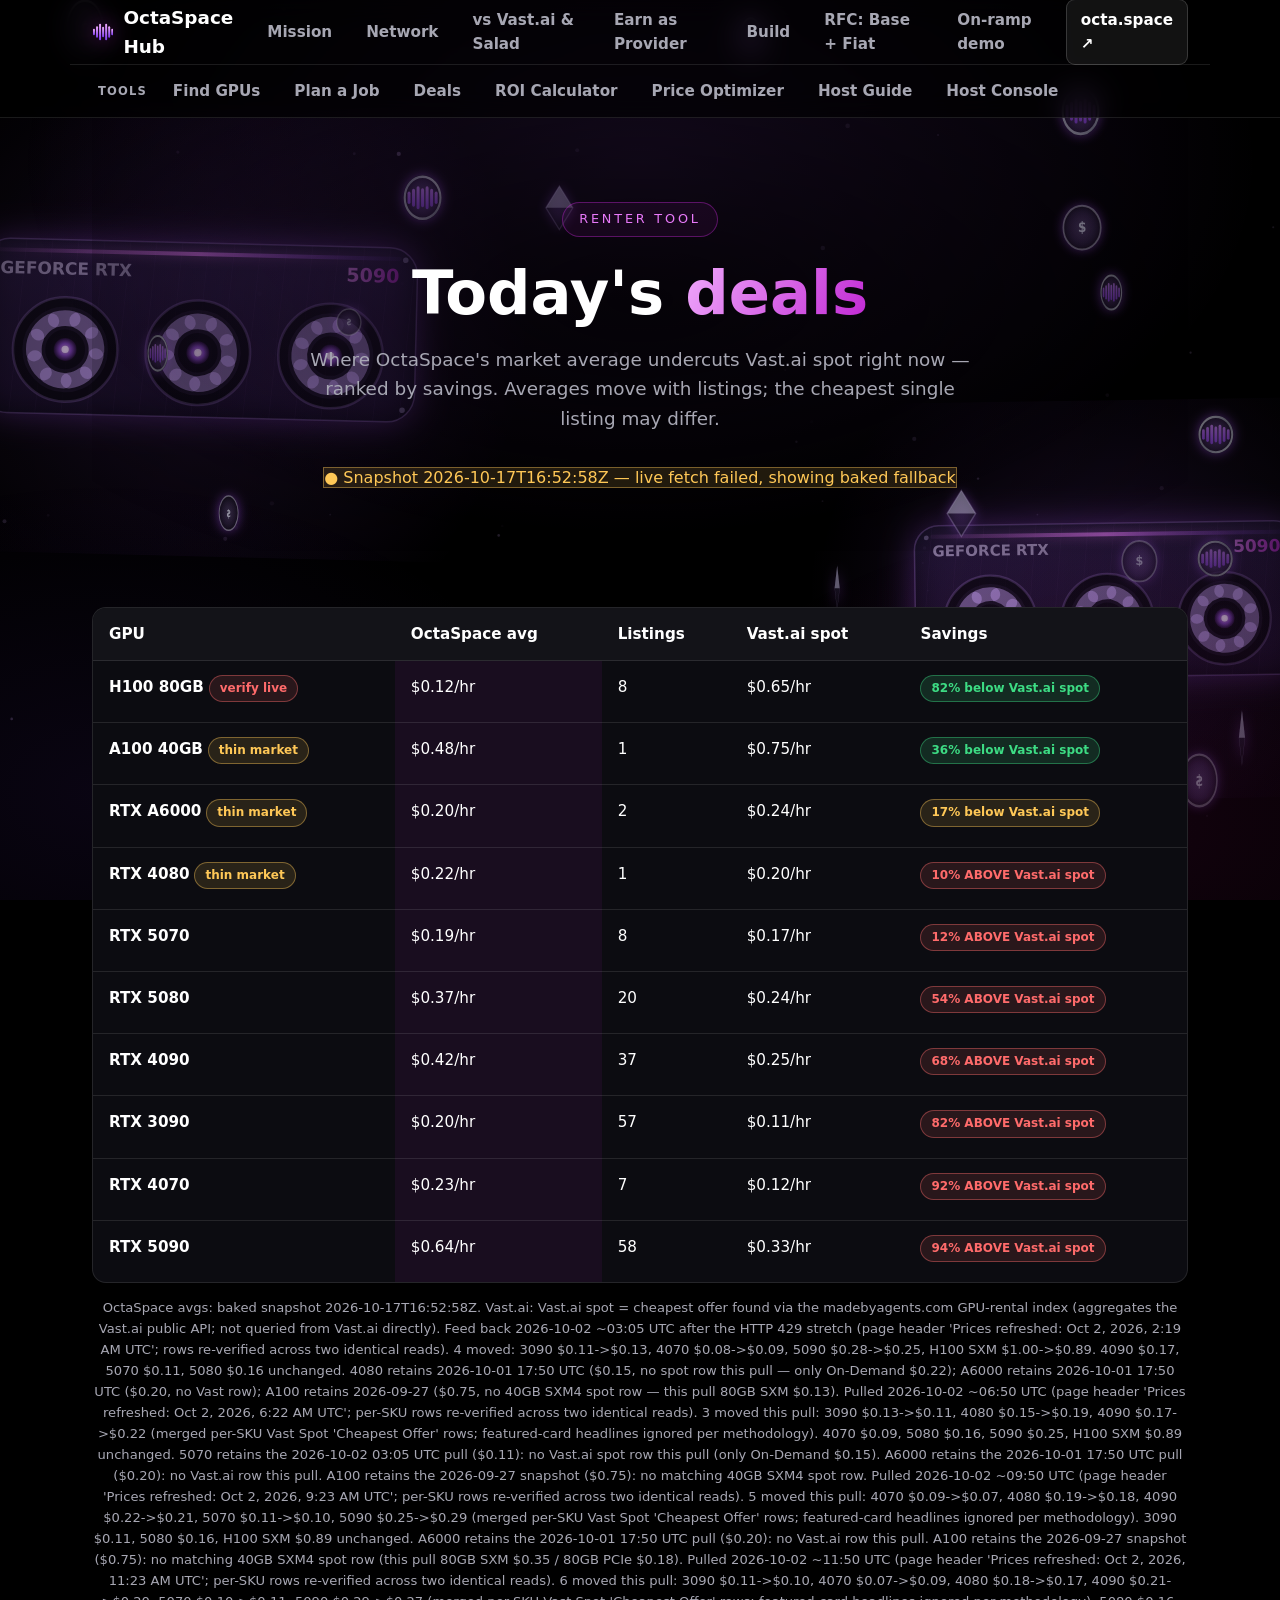
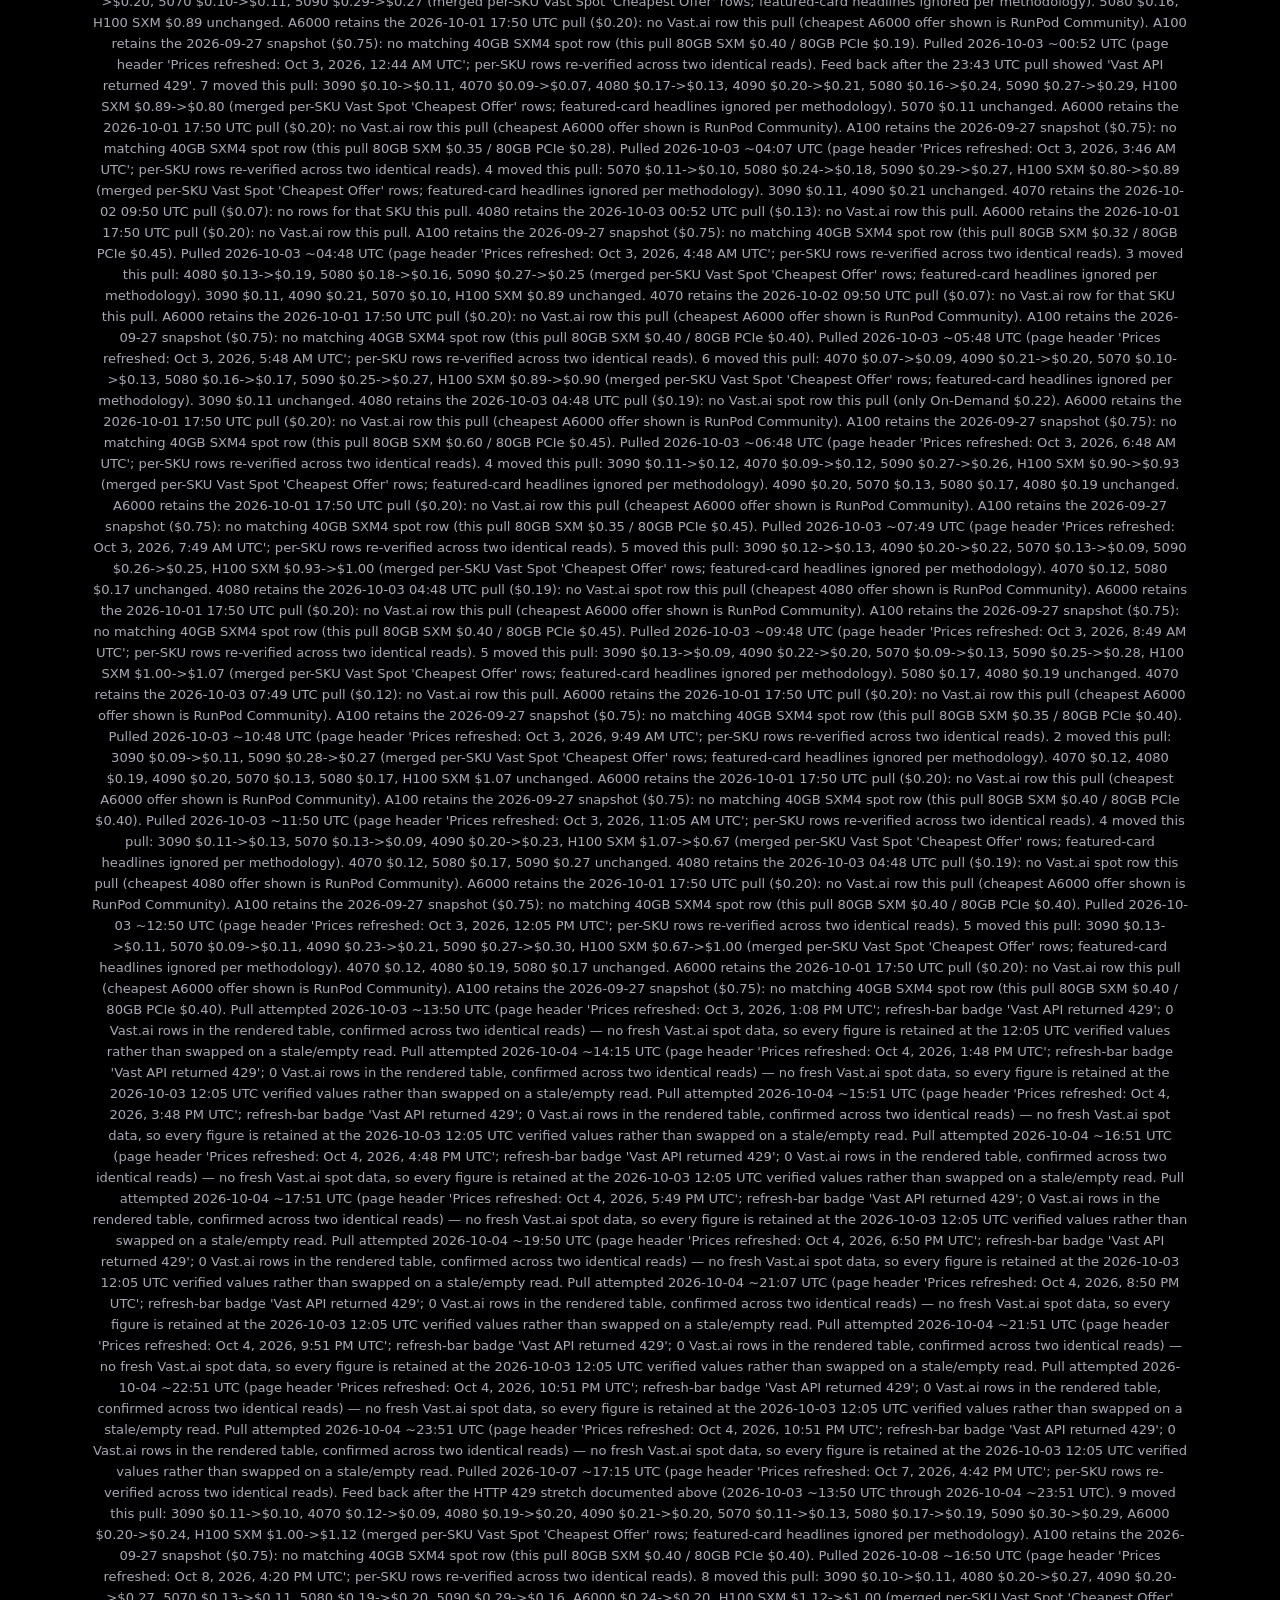
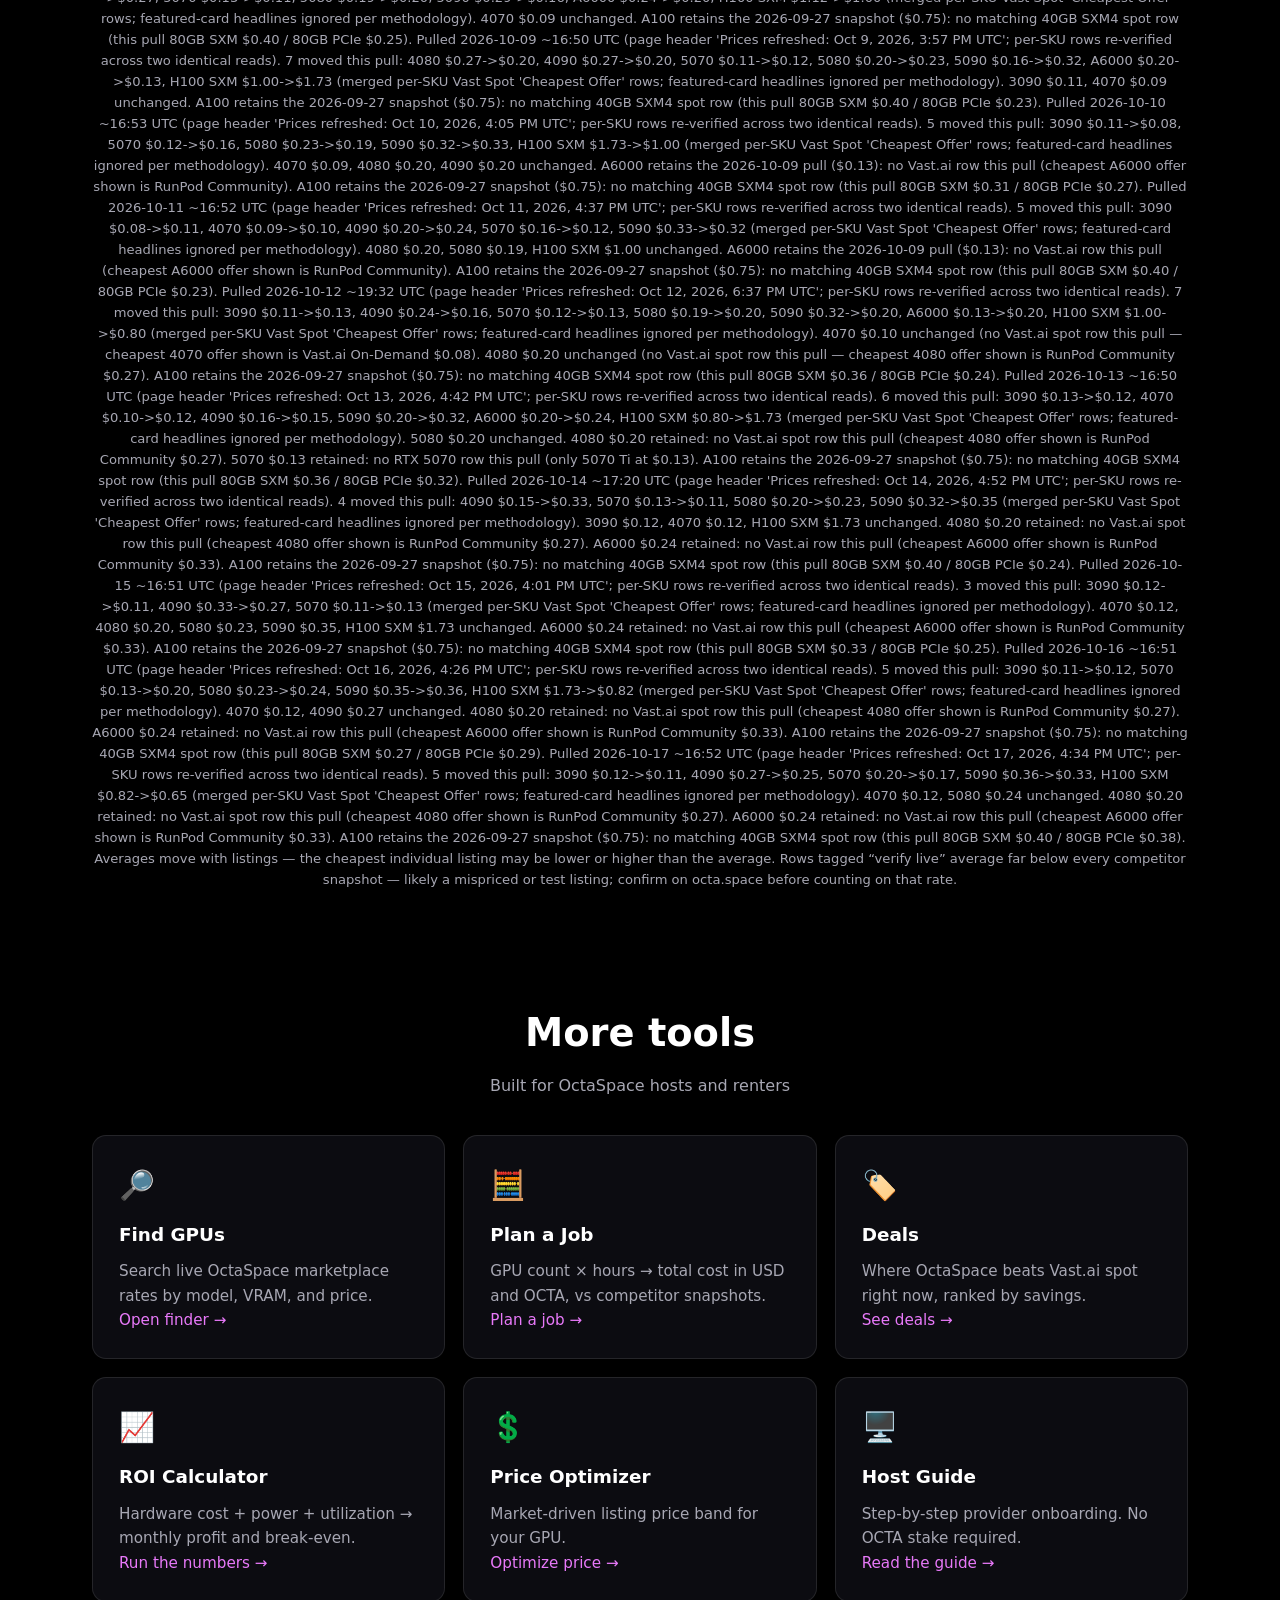
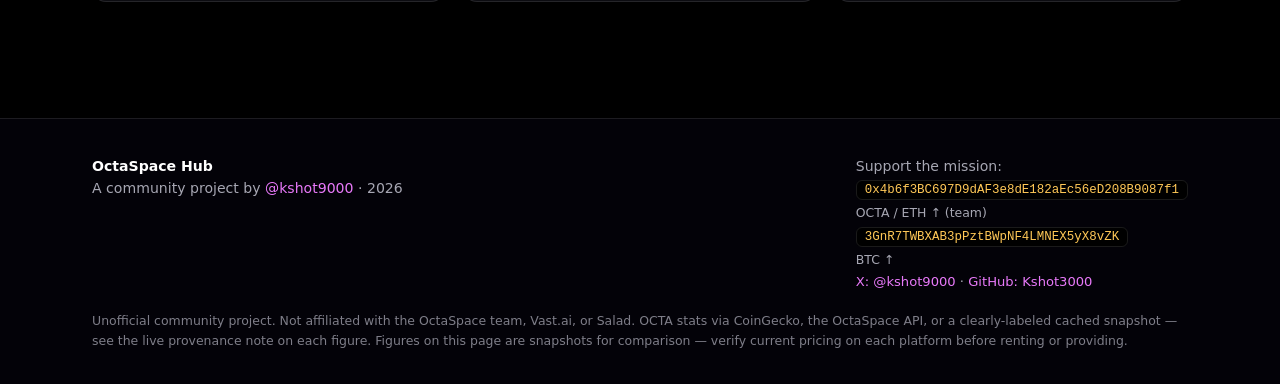
<file: deals.html>
<!DOCTYPE html>
<html lang="en">
<head>
<meta charset="UTF-8">
<meta name="viewport" content="width=device-width, initial-scale=1.0">
<title>GPU Deals | OctaSpace Hub</title>
<meta name="description" content="Where OctaSpace undercuts Vast.ai spot pricing right now, ranked by savings across GPU models.">
<meta property="og:type" content="website">
<meta property="og:site_name" content="OctaSpace Hub">
<meta property="og:title" content="GPU Deals | OctaSpace Hub">
<meta property="og:description" content="Where OctaSpace undercuts Vast.ai spot pricing right now, ranked by savings across GPU models.">
<meta property="og:url" content="https://kshot3000.github.io/Octaspace-/deals.html">
<meta property="og:image" content="https://kshot3000.github.io/Octaspace-/og-card.png">
<meta property="og:image:width" content="1200">
<meta property="og:image:height" content="630">
<meta property="og:image:alt" content="OctaSpace Hub — community mission control for the decentralized GPU cloud">
<meta name="twitter:card" content="summary_large_image">
<meta name="twitter:title" content="GPU Deals | OctaSpace Hub">
<meta name="twitter:description" content="Where OctaSpace undercuts Vast.ai spot pricing right now, ranked by savings across GPU models.">
<meta name="twitter:image" content="https://kshot3000.github.io/Octaspace-/og-card.png">
<link rel="stylesheet" href="css/style.css?v=px1249">
<link rel="icon" href="data:image/svg+xml,%3Csvg%20xmlns%3D%27http%3A%2F%2Fwww.w3.org%2F2000%2Fsvg%27%20viewBox%3D%270%200%2026%2026%27%3E%3Crect%20width%3D%2726%27%20height%3D%2726%27%20rx%3D%276%27%20fill%3D%27%230a0a0d%27%2F%3E%3Cdefs%3E%3ClinearGradient%20id%3D%27g%27%20x1%3D%270%27%20y1%3D%270%27%20x2%3D%270%27%20y2%3D%271%27%3E%3Cstop%20offset%3D%270%27%20stop-color%3D%27%23f0abfc%27%2F%3E%3Cstop%20offset%3D%271%27%20stop-color%3D%27%237c3aed%27%2F%3E%3C%2FlinearGradient%3E%3C%2Fdefs%3E%3Cg%20fill%3D%27url%28%23g%29%27%3E%3Crect%20x%3D%271.2%27%20y%3D%279%27%20width%3D%272.4%27%20height%3D%278%27%20rx%3D%271.2%27%2F%3E%3Crect%20x%3D%274.9%27%20y%3D%276%27%20width%3D%272.4%27%20height%3D%2714%27%20rx%3D%271.2%27%2F%3E%3Crect%20x%3D%278.6%27%20y%3D%273%27%20width%3D%272.4%27%20height%3D%2720%27%20rx%3D%271.2%27%2F%3E%3Crect%20x%3D%2712.3%27%20y%3D%276.5%27%20width%3D%272.4%27%20height%3D%2713%27%20rx%3D%271.2%27%2F%3E%3Crect%20x%3D%2716%27%20y%3D%273%27%20width%3D%272.4%27%20height%3D%2720%27%20rx%3D%271.2%27%2F%3E%3Crect%20x%3D%2719.7%27%20y%3D%276%27%20width%3D%272.4%27%20height%3D%2714%27%20rx%3D%271.2%27%2F%3E%3Crect%20x%3D%2723.4%27%20y%3D%279%27%20width%3D%272.4%27%20height%3D%278%27%20rx%3D%271.2%27%2F%3E%3C%2Fg%3E%3C%2Fsvg%3E">
</head>
<body data-page="deals">
<a class="skip" href="#main">Skip to content</a>
<nav aria-label="Primary"><div class="wrap nav-in">
  <a class="brand" href="index.html"><svg class="mark" width="26" height="26" viewBox="0 0 26 26" aria-hidden="true"><defs><linearGradient id="octabars" x1="0" y1="0" x2="0" y2="1"><stop offset="0" stop-color="#f0abfc"/><stop offset="1" stop-color="#7c3aed"/></linearGradient></defs><g fill="url(#octabars)"><rect x="1.2" y="9" width="2.4" height="8" rx="1.2"/><rect x="4.9" y="6" width="2.4" height="14" rx="1.2"/><rect x="8.6" y="3" width="2.4" height="20" rx="1.2"/><rect x="12.3" y="6.5" width="2.4" height="13" rx="1.2"/><rect x="16" y="3" width="2.4" height="20" rx="1.2"/><rect x="19.7" y="6" width="2.4" height="14" rx="1.2"/><rect x="23.4" y="9" width="2.4" height="8" rx="1.2"/></g></svg>OctaSpace Hub</a>
  <div class="nav-links">
    <a data-page="index" href="index.html">Mission</a>
    <a data-page="network" href="network.html">Network</a>
    <a data-page="compare" href="compare.html">vs Vast.ai &amp; Salad</a>
    <a data-page="earn" href="earn.html">Earn as Provider</a>
    <a data-page="build" href="build.html">Build</a>
    <a data-page="rfc" href="rfc-base-fiat.html">RFC: Base + Fiat</a>
    <a data-page="onramp" href="onramp-demo.html">On-ramp demo</a>
    <a class="cta" href="https://octa.space" target="_blank" rel="noopener">octa.space ↗</a>
  </div>
</div>
<div class="wrap" style="border-top:1px solid var(--line)">
  <div class="nav-links" style="padding:6px 0;flex-wrap:wrap" aria-label="Host and renter tools">
    <span style="font-size:.72rem;font-weight:800;letter-spacing:.1em;color:var(--muted);padding:8px 6px">TOOLS</span>
    <a href="find.html">Find GPUs</a>
    <a href="plan.html">Plan a Job</a>
    <a href="deals.html">Deals</a>
    <a href="roi.html">ROI Calculator</a>
    <a href="pricing.html">Price Optimizer</a>
    <a href="host.html">Host Guide</a>
    <a href="console.html">Host Console</a>
  </div>
</div>
</nav>
<main id="main" tabindex="-1">
<div class="wrap">

<header class="hero"><div class="wrap">
  <span class="kicker">Renter tool</span>
  <h1>Today's <span class="grad">deals</span></h1>
  <p class="lead">Where OctaSpace's market average undercuts Vast.ai spot right now — ranked by savings. Averages move with listings; the cheapest single listing may differ.</p>
  <p id="deals-status" style="margin-top:14px"></p>
</div></header>

<section aria-label="Deal ranking">
  <div class="table-wrap"><table>
    <thead><tr><th>GPU</th><th>OctaSpace avg</th><th>Listings</th><th>Vast.ai spot</th><th>Savings</th></tr></thead>
    <tbody id="deals-body"><tr><td colspan="5" style="color:var(--muted)">Loading market data…</td></tr></tbody>
  </table></div>
  <p class="calc-note" id="deals-prov"></p>
</section>

<section aria-label="More tools">
  <div class="sec-head"><h2>More tools</h2><p>Built for OctaSpace hosts and renters</p></div>
  <div class="cards">
    <div class="card"><span class="icon">🔎</span><h3>Find GPUs</h3><p>Search live OctaSpace marketplace rates by model, VRAM, and price.</p><p><a href="find.html">Open finder →</a></p></div>
    <div class="card"><span class="icon">🧮</span><h3>Plan a Job</h3><p>GPU count × hours → total cost in USD and OCTA, vs competitor snapshots.</p><p><a href="plan.html">Plan a job →</a></p></div>
    <div class="card"><span class="icon">🏷️</span><h3>Deals</h3><p>Where OctaSpace beats Vast.ai spot right now, ranked by savings.</p><p><a href="deals.html">See deals →</a></p></div>
    <div class="card"><span class="icon">📈</span><h3>ROI Calculator</h3><p>Hardware cost + power + utilization → monthly profit and break-even.</p><p><a href="roi.html">Run the numbers →</a></p></div>
    <div class="card"><span class="icon">💲</span><h3>Price Optimizer</h3><p>Market-driven listing price band for your GPU.</p><p><a href="pricing.html">Optimize price →</a></p></div>
    <div class="card"><span class="icon">🖥️</span><h3>Host Guide</h3><p>Step-by-step provider onboarding. No OCTA stake required.</p><p><a href="host.html">Read the guide →</a></p></div>
  </div>
</section>
</div>
</main>

<footer><div class="wrap">
  <div class="foot-grid">
    <div>
      <strong style="color:var(--txt)">OctaSpace Hub</strong><br>
      A community project by <a href="https://x.com/kshot9000" target="_blank" rel="noopener">@kshot9000</a> · <span data-year></span>
    </div>
    <div class="donate">
      Support the mission:<br>
      <code title="OCTA / ETH — team donation address">0x4b6f3BC697D9dAF3e8dE182aEc56eD208B9087f1</code><br>
      <span style="font-size:.78rem">OCTA / ETH ↑ (team)</span><br>
      <code title="BTC">3GnR7TWBXAB3pPztBWpNF4LMNEX5yX8vZK</code><br>
      <span style="font-size:.78rem">BTC ↑</span><br>
      <span style="font-size:.82rem"><a href="https://x.com/kshot9000" target="_blank" rel="noopener">X: @kshot9000</a> ·
      <a href="https://github.com/Kshot3000" target="_blank" rel="noopener">GitHub: Kshot3000</a></span>
    </div>
  </div>
  <p class="disclaimer">Unofficial community project. Not affiliated with the OctaSpace team, Vast.ai, or Salad. OCTA stats via CoinGecko, the OctaSpace API, or a clearly-labeled cached snapshot — see the live provenance note on each figure. Figures on this page are snapshots for comparison — verify current pricing on each platform before renting or providing.</p>
</div></footer>
<script src="js/app.js?v=px1349"></script>
<script src="js/market.js?v=px1350"></script>
<script src="js/tools.js?v=px1221"></script>
<script src="js/fx-bg.js?v=px1206" defer></script>
</body>
</html>
</file>
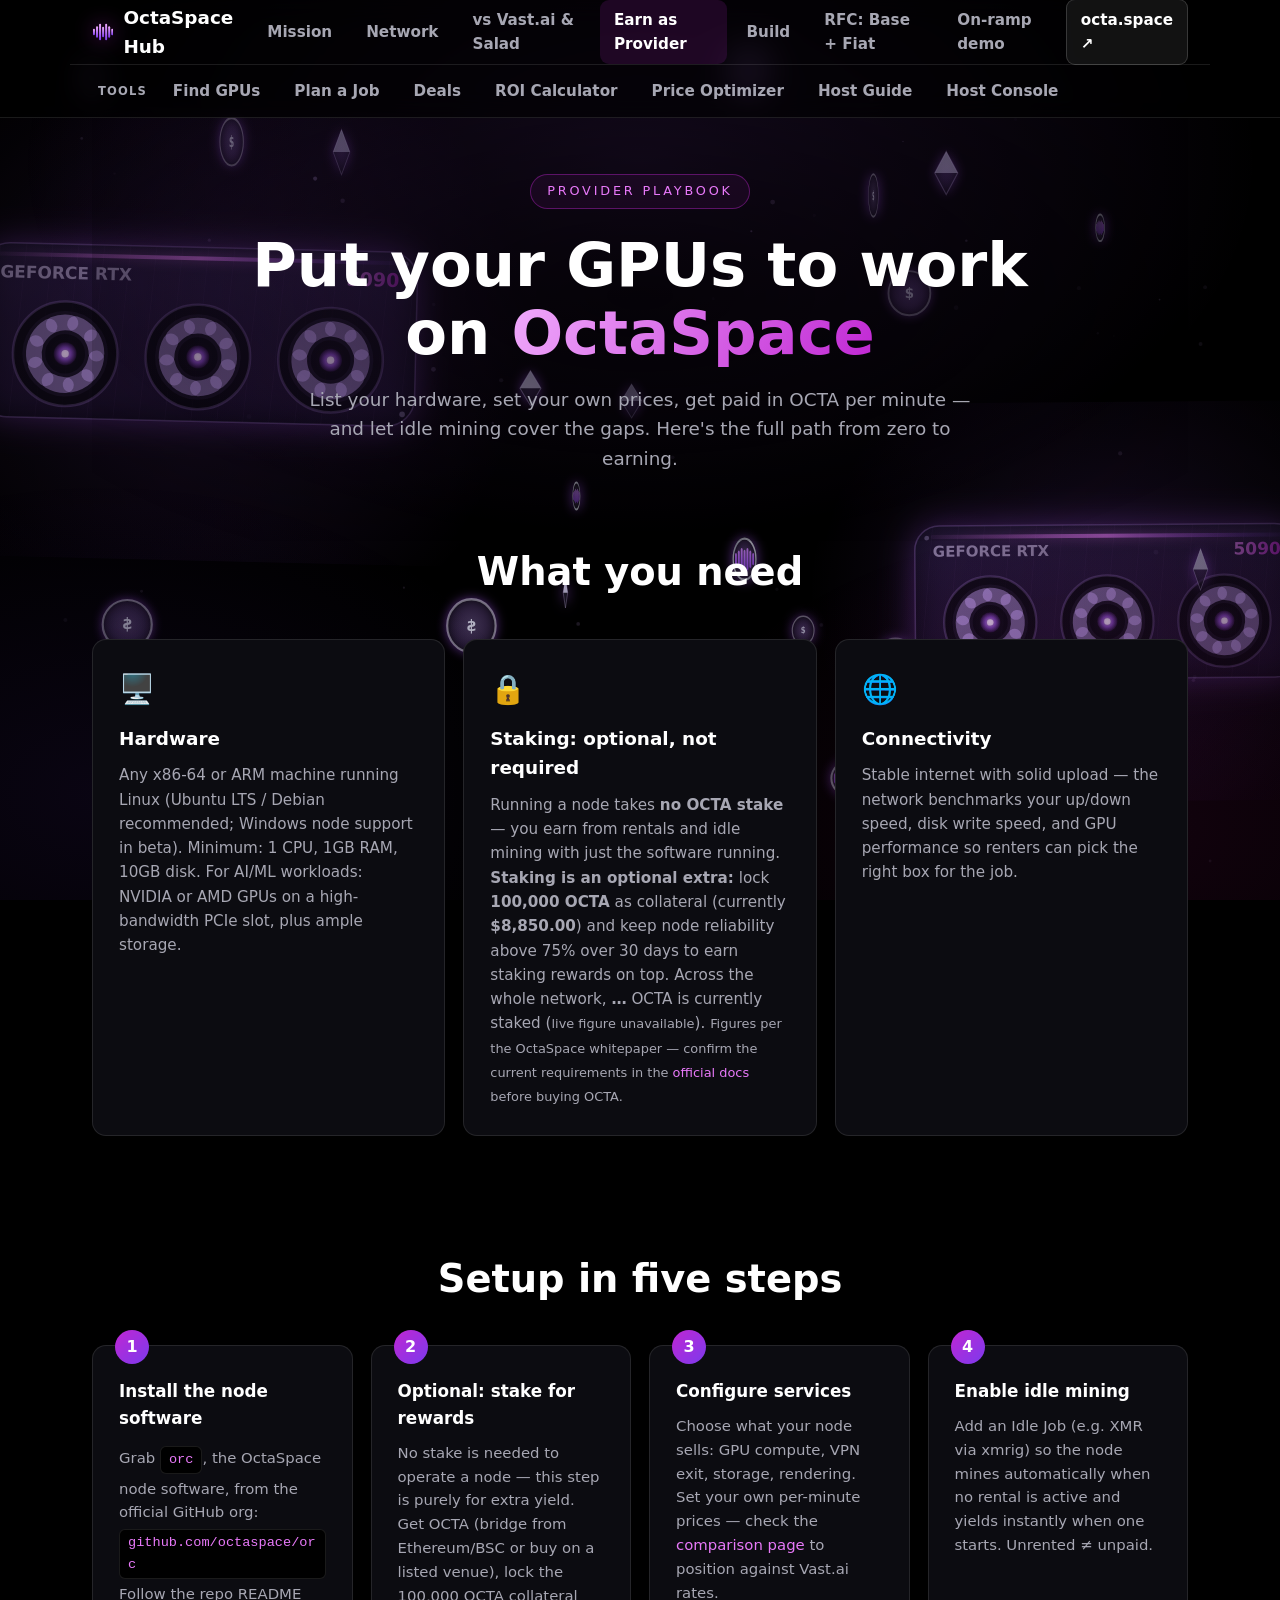
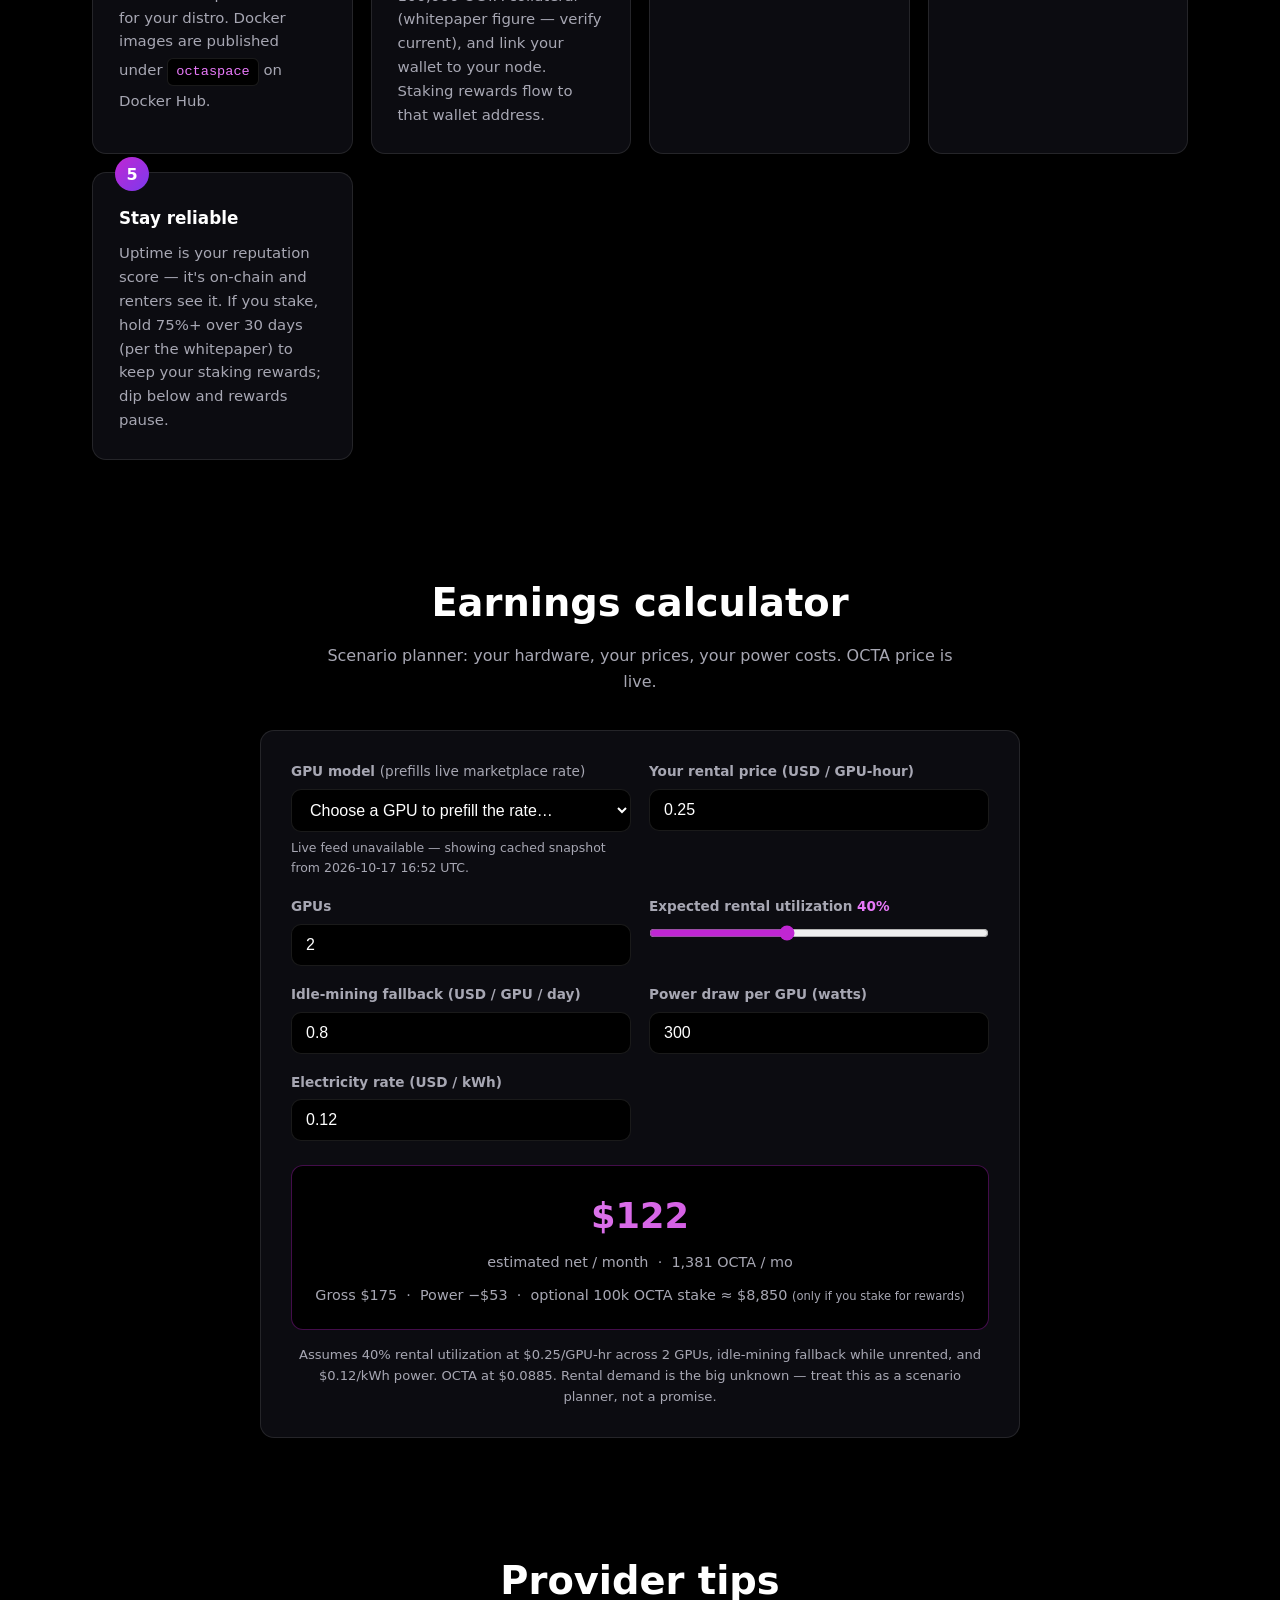
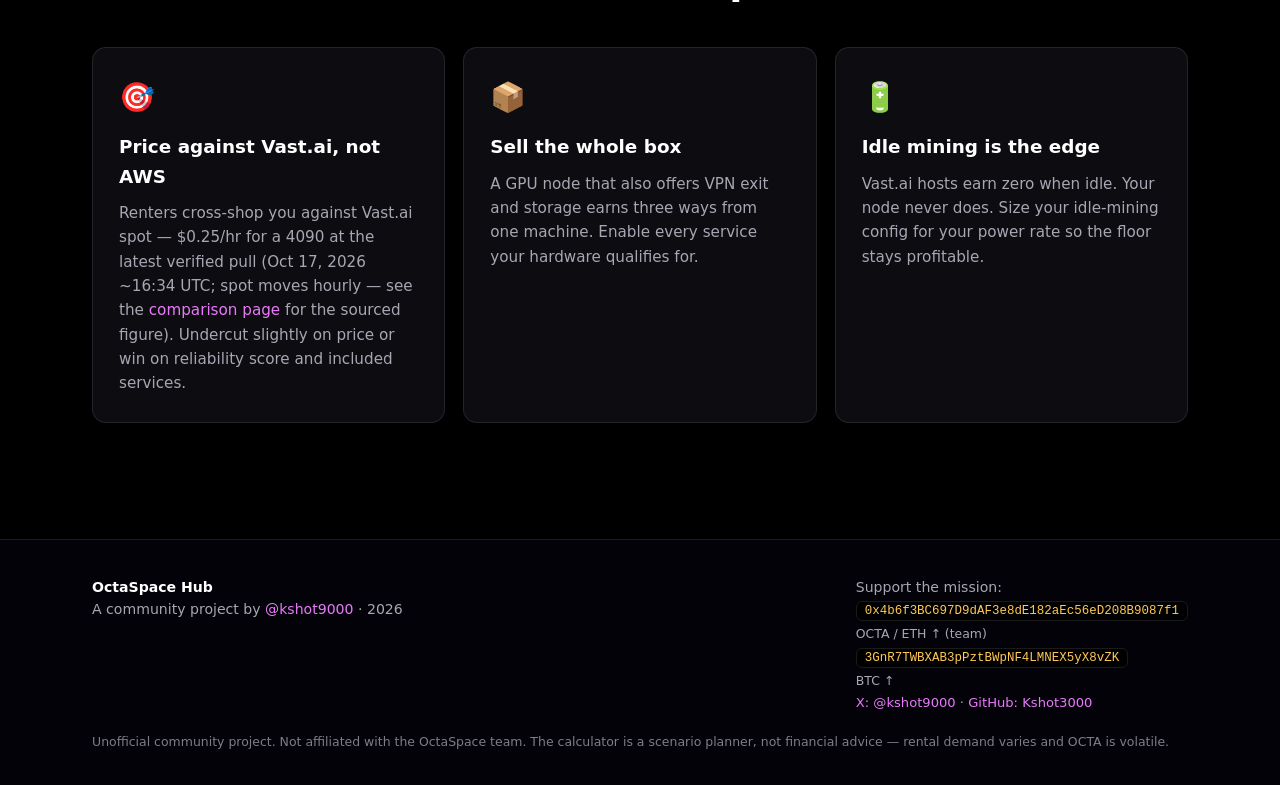
<file: earn.html>
<!DOCTYPE html>
<html lang="en">
<head>
<meta charset="UTF-8">
<meta name="viewport" content="width=device-width, initial-scale=1.0">
<title>Earn as an OctaSpace Provider — Setup Guide &amp; Calculator | OctaSpace Hub</title>
<meta name="description" content="Become an OctaSpace provider: node requirements, staking, setup steps, idle mining, and an earnings calculator.">
<meta property="og:type" content="website">
<meta property="og:site_name" content="OctaSpace Hub">
<meta property="og:title" content="Earn as an OctaSpace Provider — Setup Guide &amp; Calculator | OctaSpace Hub">
<meta property="og:description" content="Become an OctaSpace provider: node requirements, staking, setup steps, idle mining, and an earnings calculator.">
<meta property="og:url" content="https://kshot3000.github.io/Octaspace-/earn.html">
<meta property="og:image" content="https://kshot3000.github.io/Octaspace-/og-card.png">
<meta property="og:image:width" content="1200">
<meta property="og:image:height" content="630">
<meta property="og:image:alt" content="OctaSpace Hub — community mission control for the decentralized GPU cloud">
<meta name="twitter:card" content="summary_large_image">
<meta name="twitter:title" content="Earn as an OctaSpace Provider — Setup Guide &amp; Calculator | OctaSpace Hub">
<meta name="twitter:description" content="Become an OctaSpace provider: node requirements, staking, setup steps, idle mining, and an earnings calculator.">
<meta name="twitter:image" content="https://kshot3000.github.io/Octaspace-/og-card.png">
<link rel="stylesheet" href="css/style.css?v=px1249">
<link rel="icon" href="data:image/svg+xml,%3Csvg%20xmlns%3D%27http%3A%2F%2Fwww.w3.org%2F2000%2Fsvg%27%20viewBox%3D%270%200%2026%2026%27%3E%3Crect%20width%3D%2726%27%20height%3D%2726%27%20rx%3D%276%27%20fill%3D%27%230a0a0d%27%2F%3E%3Cdefs%3E%3ClinearGradient%20id%3D%27g%27%20x1%3D%270%27%20y1%3D%270%27%20x2%3D%270%27%20y2%3D%271%27%3E%3Cstop%20offset%3D%270%27%20stop-color%3D%27%23f0abfc%27%2F%3E%3Cstop%20offset%3D%271%27%20stop-color%3D%27%237c3aed%27%2F%3E%3C%2FlinearGradient%3E%3C%2Fdefs%3E%3Cg%20fill%3D%27url%28%23g%29%27%3E%3Crect%20x%3D%271.2%27%20y%3D%279%27%20width%3D%272.4%27%20height%3D%278%27%20rx%3D%271.2%27%2F%3E%3Crect%20x%3D%274.9%27%20y%3D%276%27%20width%3D%272.4%27%20height%3D%2714%27%20rx%3D%271.2%27%2F%3E%3Crect%20x%3D%278.6%27%20y%3D%273%27%20width%3D%272.4%27%20height%3D%2720%27%20rx%3D%271.2%27%2F%3E%3Crect%20x%3D%2712.3%27%20y%3D%276.5%27%20width%3D%272.4%27%20height%3D%2713%27%20rx%3D%271.2%27%2F%3E%3Crect%20x%3D%2716%27%20y%3D%273%27%20width%3D%272.4%27%20height%3D%2720%27%20rx%3D%271.2%27%2F%3E%3Crect%20x%3D%2719.7%27%20y%3D%276%27%20width%3D%272.4%27%20height%3D%2714%27%20rx%3D%271.2%27%2F%3E%3Crect%20x%3D%2723.4%27%20y%3D%279%27%20width%3D%272.4%27%20height%3D%278%27%20rx%3D%271.2%27%2F%3E%3C%2Fg%3E%3C%2Fsvg%3E">
</head>
<body>
<a class="skip" href="#main">Skip to content</a>
<nav aria-label="Primary"><div class="wrap nav-in">
  <a class="brand" href="index.html"><svg class="mark" width="26" height="26" viewBox="0 0 26 26" aria-hidden="true"><defs><linearGradient id="octabars" x1="0" y1="0" x2="0" y2="1"><stop offset="0" stop-color="#f0abfc"/><stop offset="1" stop-color="#7c3aed"/></linearGradient></defs><g fill="url(#octabars)"><rect x="1.2" y="9" width="2.4" height="8" rx="1.2"/><rect x="4.9" y="6" width="2.4" height="14" rx="1.2"/><rect x="8.6" y="3" width="2.4" height="20" rx="1.2"/><rect x="12.3" y="6.5" width="2.4" height="13" rx="1.2"/><rect x="16" y="3" width="2.4" height="20" rx="1.2"/><rect x="19.7" y="6" width="2.4" height="14" rx="1.2"/><rect x="23.4" y="9" width="2.4" height="8" rx="1.2"/></g></svg>OctaSpace Hub</a>
  <div class="nav-links">
    <a data-page="index" href="index.html">Mission</a>
    <a data-page="network" href="network.html">Network</a>
    <a data-page="compare" href="compare.html">vs Vast.ai &amp; Salad</a>
    <a data-page="earn" href="earn.html">Earn as Provider</a>
    <a data-page="build" href="build.html">Build</a>
    <a data-page="rfc" href="rfc-base-fiat.html">RFC: Base + Fiat</a>
    <a data-page="onramp" href="onramp-demo.html">On-ramp demo</a>
    <a class="cta" href="https://octa.space" target="_blank" rel="noopener">octa.space ↗</a>
  </div>
</div>

<div class="wrap" style="border-top:1px solid var(--line)">
  <div class="nav-links" style="padding:6px 0;flex-wrap:wrap" aria-label="Host and renter tools">
    <span style="font-size:.72rem;font-weight:800;letter-spacing:.1em;color:var(--muted);padding:8px 6px">TOOLS</span>
    <a href="find.html">Find GPUs</a>
    <a href="plan.html">Plan a Job</a>
    <a href="deals.html">Deals</a>
    <a href="roi.html">ROI Calculator</a>
    <a href="pricing.html">Price Optimizer</a>
    <a href="host.html">Host Guide</a>
    <a href="console.html">Host Console</a>
  </div>
</div>
</nav>
<main id="main" tabindex="-1">

<div class="wrap">
<header class="hero" style="padding:56px 0 36px">
  <span class="kicker">Provider playbook</span>
  <h1>Put your GPUs to work on <span class="grad">OctaSpace</span></h1>
  <p class="lead">List your hardware, set your own prices, get paid in OCTA per minute — and let idle mining cover the gaps. Here's the full path from zero to earning.</p>
</header>

<section style="padding-top:0">
  <div class="sec-head"><h2>What you need</h2></div>
  <div class="cards">
    <div class="card"><span class="icon">🖥️</span><h3>Hardware</h3><p>Any x86-64 or ARM machine running Linux (Ubuntu LTS / Debian recommended; Windows node support in beta). Minimum: 1 CPU, 1GB RAM, 10GB disk. For AI/ML workloads: NVIDIA or AMD GPUs on a high-bandwidth PCIe slot, plus ample storage.</p></div>
    <div class="card"><span class="icon">🔒</span><h3>Staking: optional, not required</h3><p>Running a node takes <strong>no OCTA stake</strong> — you earn from rentals and idle mining with just the software running. <strong>Staking is an optional extra:</strong> lock <strong>100,000 OCTA</strong> as collateral (currently <strong id="octa-stake-usd">…</strong>) and keep node reliability above 75% over 30 days to earn staking rewards on top. Across the whole network, <strong id="net-staked">…</strong> OCTA is currently staked (<span id="net-staked-note" style="font-size:.85em;color:var(--muted)">live via api.octa.computer</span>). <span style="font-size:.85em">Figures per the OctaSpace whitepaper — confirm the current requirements in the <a href="https://whitepaper.octa.space/octaspace-whitepaper.pdf" target="_blank" rel="noopener">official docs</a> before buying OCTA.</span></p></div>
    <div class="card"><span class="icon">🌐</span><h3>Connectivity</h3><p>Stable internet with solid upload — the network benchmarks your up/down speed, disk write speed, and GPU performance so renters can pick the right box for the job.</p></div>
  </div>
</section>

<section>
  <div class="sec-head"><h2>Setup in five steps</h2></div>
  <div class="steps">
    <div class="step"><h3>Install the node software</h3><p>Grab <code>orc</code>, the OctaSpace node software, from the official GitHub org:</p><p><code>github.com/octaspace/orc</code></p><p>Follow the repo README for your distro. Docker images are published under <code>octaspace</code> on Docker Hub.</p></div>
    <div class="step"><h3>Optional: stake for rewards</h3><p>No stake is needed to operate a node — this step is purely for extra yield. Get OCTA (bridge from Ethereum/BSC or buy on a listed venue), lock the 100,000 OCTA collateral (whitepaper figure — verify current), and link your wallet to your node. Staking rewards flow to that wallet address.</p></div>
    <div class="step"><h3>Configure services</h3><p>Choose what your node sells: GPU compute, VPN exit, storage, rendering. Set your own per-minute prices — check the <a href="compare.html">comparison page</a> to position against Vast.ai rates.</p></div>
    <div class="step"><h3>Enable idle mining</h3><p>Add an Idle Job (e.g. XMR via xmrig) so the node mines automatically when no rental is active and yields instantly when one starts. Unrented ≠ unpaid.</p></div>
    <div class="step"><h3>Stay reliable</h3><p>Uptime is your reputation score — it's on-chain and renters see it. If you stake, hold 75%+ over 30 days (per the whitepaper) to keep your staking rewards; dip below and rewards pause.</p></div>
  </div>
</section>

<section>
  <div class="sec-head">
    <h2>Earnings calculator</h2>
    <p>Scenario planner: your hardware, your prices, your power costs. OCTA price is live.</p>
  </div>
  <div class="calc">
    <div class="calc-grid">
      <div class="field"><label for="c-gpu">GPU model <span style="font-weight:400">(prefills live marketplace rate)</span></label><select id="c-gpu" aria-describedby="c-gpu-hint"><option value="">Choose a GPU to prefill the rate…</option></select><span id="c-gpu-hint" style="display:block;font-size:.78rem;color:var(--muted);margin-top:6px"></span></div>
      <div class="field"><label for="c-price">Your rental price (USD / GPU-hour)</label><input id="c-price" type="number" min="0" step="0.01" value="0.25"></div>
      <div class="field"><label for="c-gpus">GPUs</label><input id="c-gpus" type="number" min="1" step="1" value="2"></div>
      <div class="field"><label for="c-util">Expected rental utilization <span class="range-val" id="c-util-val">40%</span></label><input id="c-util" type="range" min="0" max="100" value="40"></div>
      <div class="field"><label for="c-idle">Idle-mining fallback (USD / GPU / day)</label><input id="c-idle" type="number" min="0" step="0.1" value="0.8"></div>
      <div class="field"><label for="c-power">Power draw per GPU (watts)</label><input id="c-power" type="number" min="0" step="10" value="300"></div>
      <div class="field"><label for="c-elec">Electricity rate (USD / kWh)</label><input id="c-elec" type="number" min="0" step="0.01" value="0.12"></div>
    </div>
    <div class="calc-out">
      <div class="big" id="o-net">$0</div>
      <div class="sub">estimated net / month &nbsp;·&nbsp; <span id="o-net-octa">—</span></div>
      <div class="sub" style="margin-top:10px">Gross <span id="o-gross">$0</span> &nbsp;·&nbsp; Power <span id="o-power">$0</span> &nbsp;·&nbsp; optional 100k OCTA stake ≈ <span id="o-stake">$0</span> <span style="font-size:.8em">(only if you stake for rewards)</span></div>
    </div>
    <p class="calc-note" id="o-note"></p>
  </div>
</section>

<section>
  <div class="sec-head"><h2>Provider tips</h2></div>
  <div class="cards">
    <div class="card"><span class="icon">🎯</span><h3>Price against Vast.ai, not AWS</h3><p>Renters cross-shop you against Vast.ai spot — $0.25/hr for a 4090 at the latest verified pull (Oct 17, 2026 ~16:34 UTC; spot moves hourly — see the <a href="compare.html">comparison page</a> for the sourced figure). Undercut slightly on price or win on reliability score and included services.</p></div>
    <div class="card"><span class="icon">📦</span><h3>Sell the whole box</h3><p>A GPU node that also offers VPN exit and storage earns three ways from one machine. Enable every service your hardware qualifies for.</p></div>
    <div class="card"><span class="icon">🔋</span><h3>Idle mining is the edge</h3><p>Vast.ai hosts earn zero when idle. Your node never does. Size your idle-mining config for your power rate so the floor stays profitable.</p></div>
  </div>
</section>
</div>

</main>
<footer><div class="wrap">
  <div class="foot-grid">
    <div>
      <strong style="color:var(--txt)">OctaSpace Hub</strong><br>
      A community project by <a href="https://x.com/kshot9000" target="_blank" rel="noopener">@kshot9000</a> · <span data-year></span>
    </div>
    <div class="donate">
      Support the mission:<br>
      <code title="OCTA / ETH — team donation address">0x4b6f3BC697D9dAF3e8dE182aEc56eD208B9087f1</code><br>
      <span style="font-size:.78rem">OCTA / ETH ↑ (team)</span><br>
      <code title="BTC">3GnR7TWBXAB3pPztBWpNF4LMNEX5yX8vZK</code><br>
      <span style="font-size:.78rem">BTC ↑</span><br>
      <span style="font-size:.82rem"><a href="https://x.com/kshot9000" target="_blank" rel="noopener">X: @kshot9000</a> ·
      <a href="https://github.com/Kshot3000" target="_blank" rel="noopener">GitHub: Kshot3000</a></span>
    </div>
  </div>
  <p class="disclaimer">Unofficial community project. Not affiliated with the OctaSpace team. The calculator is a scenario planner, not financial advice — rental demand varies and OCTA is volatile.</p>
</div></footer>
<script src="js/app.js?v=px1349"></script>
<script src="js/fx-bg.js?v=px1206" defer></script>
<script src="js/calculator.js?v=px1351"></script>
</body>
</html>
</file>
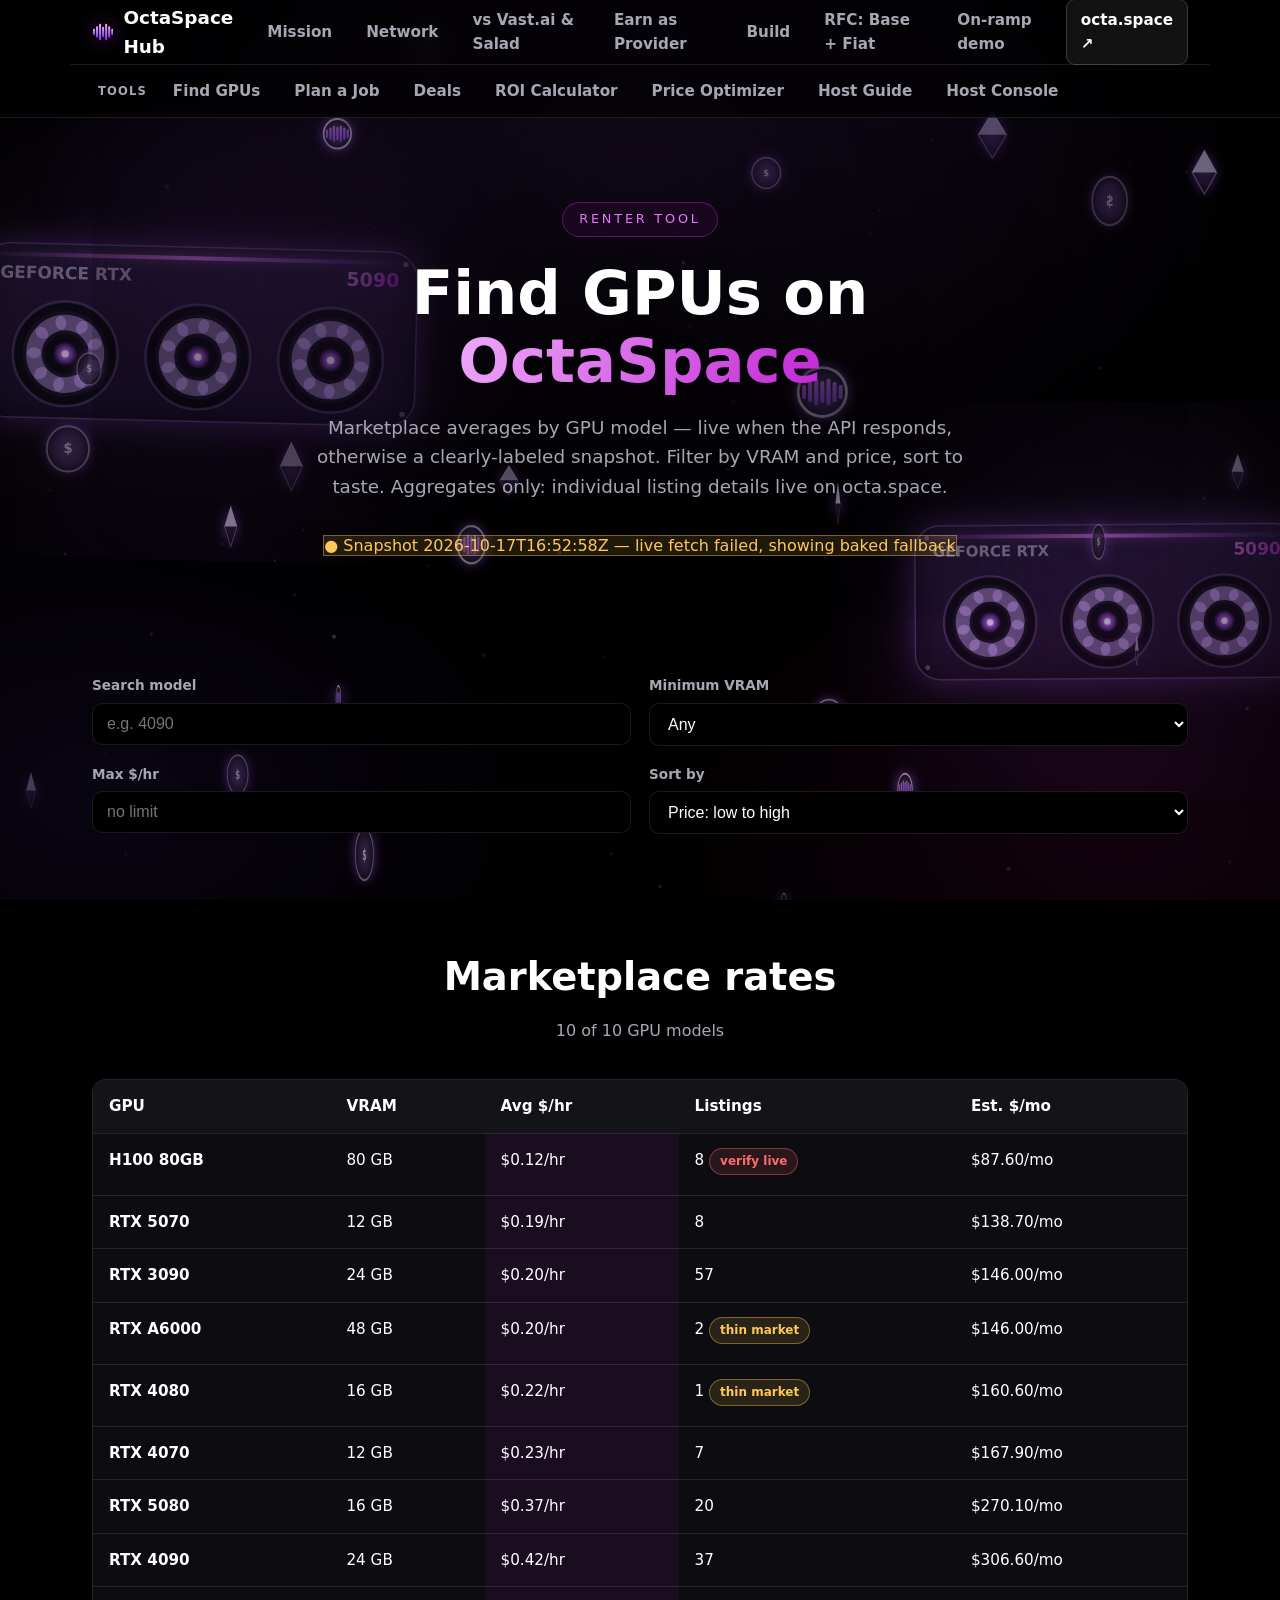
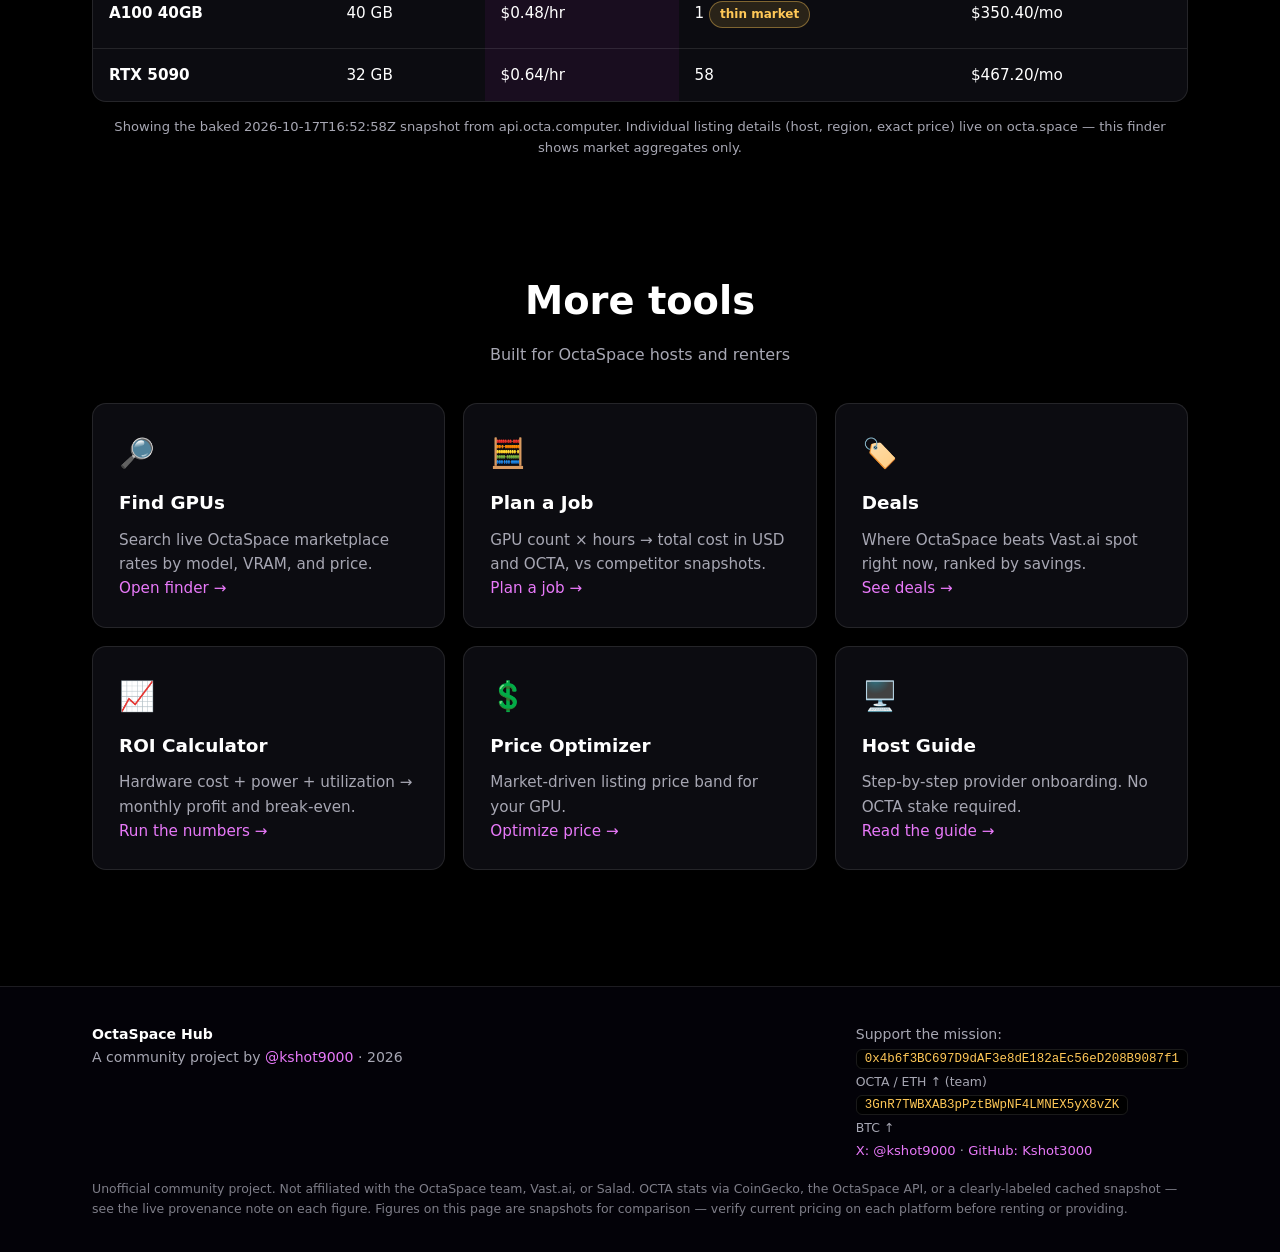
<file: find.html>
<!DOCTYPE html>
<html lang="en">
<head>
<meta charset="UTF-8">
<meta name="viewport" content="width=device-width, initial-scale=1.0">
<title>Find GPUs | OctaSpace Hub</title>
<meta name="description" content="Search live OctaSpace marketplace GPU rates by model, VRAM, and price — a renter's finder for the decentralized GPU cloud.">
<meta property="og:type" content="website">
<meta property="og:site_name" content="OctaSpace Hub">
<meta property="og:title" content="Find GPUs | OctaSpace Hub">
<meta property="og:description" content="Search live OctaSpace marketplace GPU rates by model, VRAM, and price — a renter's finder for the decentralized GPU cloud.">
<meta property="og:url" content="https://kshot3000.github.io/Octaspace-/find.html">
<meta property="og:image" content="https://kshot3000.github.io/Octaspace-/og-card.png">
<meta property="og:image:width" content="1200">
<meta property="og:image:height" content="630">
<meta property="og:image:alt" content="OctaSpace Hub — community mission control for the decentralized GPU cloud">
<meta name="twitter:card" content="summary_large_image">
<meta name="twitter:title" content="Find GPUs | OctaSpace Hub">
<meta name="twitter:description" content="Search live OctaSpace marketplace GPU rates by model, VRAM, and price — a renter's finder for the decentralized GPU cloud.">
<meta name="twitter:image" content="https://kshot3000.github.io/Octaspace-/og-card.png">
<link rel="stylesheet" href="css/style.css?v=px1249">
<link rel="icon" href="data:image/svg+xml,%3Csvg%20xmlns%3D%27http%3A%2F%2Fwww.w3.org%2F2000%2Fsvg%27%20viewBox%3D%270%200%2026%2026%27%3E%3Crect%20width%3D%2726%27%20height%3D%2726%27%20rx%3D%276%27%20fill%3D%27%230a0a0d%27%2F%3E%3Cdefs%3E%3ClinearGradient%20id%3D%27g%27%20x1%3D%270%27%20y1%3D%270%27%20x2%3D%270%27%20y2%3D%271%27%3E%3Cstop%20offset%3D%270%27%20stop-color%3D%27%23f0abfc%27%2F%3E%3Cstop%20offset%3D%271%27%20stop-color%3D%27%237c3aed%27%2F%3E%3C%2FlinearGradient%3E%3C%2Fdefs%3E%3Cg%20fill%3D%27url%28%23g%29%27%3E%3Crect%20x%3D%271.2%27%20y%3D%279%27%20width%3D%272.4%27%20height%3D%278%27%20rx%3D%271.2%27%2F%3E%3Crect%20x%3D%274.9%27%20y%3D%276%27%20width%3D%272.4%27%20height%3D%2714%27%20rx%3D%271.2%27%2F%3E%3Crect%20x%3D%278.6%27%20y%3D%273%27%20width%3D%272.4%27%20height%3D%2720%27%20rx%3D%271.2%27%2F%3E%3Crect%20x%3D%2712.3%27%20y%3D%276.5%27%20width%3D%272.4%27%20height%3D%2713%27%20rx%3D%271.2%27%2F%3E%3Crect%20x%3D%2716%27%20y%3D%273%27%20width%3D%272.4%27%20height%3D%2720%27%20rx%3D%271.2%27%2F%3E%3Crect%20x%3D%2719.7%27%20y%3D%276%27%20width%3D%272.4%27%20height%3D%2714%27%20rx%3D%271.2%27%2F%3E%3Crect%20x%3D%2723.4%27%20y%3D%279%27%20width%3D%272.4%27%20height%3D%278%27%20rx%3D%271.2%27%2F%3E%3C%2Fg%3E%3C%2Fsvg%3E">
</head>
<body data-page="find">
<a class="skip" href="#main">Skip to content</a>
<nav aria-label="Primary"><div class="wrap nav-in">
  <a class="brand" href="index.html"><svg class="mark" width="26" height="26" viewBox="0 0 26 26" aria-hidden="true"><defs><linearGradient id="octabars" x1="0" y1="0" x2="0" y2="1"><stop offset="0" stop-color="#f0abfc"/><stop offset="1" stop-color="#7c3aed"/></linearGradient></defs><g fill="url(#octabars)"><rect x="1.2" y="9" width="2.4" height="8" rx="1.2"/><rect x="4.9" y="6" width="2.4" height="14" rx="1.2"/><rect x="8.6" y="3" width="2.4" height="20" rx="1.2"/><rect x="12.3" y="6.5" width="2.4" height="13" rx="1.2"/><rect x="16" y="3" width="2.4" height="20" rx="1.2"/><rect x="19.7" y="6" width="2.4" height="14" rx="1.2"/><rect x="23.4" y="9" width="2.4" height="8" rx="1.2"/></g></svg>OctaSpace Hub</a>
  <div class="nav-links">
    <a data-page="index" href="index.html">Mission</a>
    <a data-page="network" href="network.html">Network</a>
    <a data-page="compare" href="compare.html">vs Vast.ai &amp; Salad</a>
    <a data-page="earn" href="earn.html">Earn as Provider</a>
    <a data-page="build" href="build.html">Build</a>
    <a data-page="rfc" href="rfc-base-fiat.html">RFC: Base + Fiat</a>
    <a data-page="onramp" href="onramp-demo.html">On-ramp demo</a>
    <a class="cta" href="https://octa.space" target="_blank" rel="noopener">octa.space ↗</a>
  </div>
</div>
<div class="wrap" style="border-top:1px solid var(--line)">
  <div class="nav-links" style="padding:6px 0;flex-wrap:wrap" aria-label="Host and renter tools">
    <span style="font-size:.72rem;font-weight:800;letter-spacing:.1em;color:var(--muted);padding:8px 6px">TOOLS</span>
    <a href="find.html">Find GPUs</a>
    <a href="plan.html">Plan a Job</a>
    <a href="deals.html">Deals</a>
    <a href="roi.html">ROI Calculator</a>
    <a href="pricing.html">Price Optimizer</a>
    <a href="host.html">Host Guide</a>
    <a href="console.html">Host Console</a>
  </div>
</div>
</nav>
<main id="main" tabindex="-1">
<div class="wrap">

<header class="hero"><div class="wrap">
  <span class="kicker">Renter tool</span>
  <h1>Find GPUs on <span class="grad">OctaSpace</span></h1>
  <p class="lead">Marketplace averages by GPU model — live when the API responds, otherwise a clearly-labeled snapshot. Filter by VRAM and price, sort to taste. Aggregates only: individual listing details live on octa.space.</p>
  <p id="find-status" style="margin-top:14px"></p>
</div></header>

<section aria-label="Filters">
  <div class="calc-grid">
    <div class="field"><label for="f-q">Search model</label><input id="f-q" type="search" placeholder="e.g. 4090" autocomplete="off"></div>
    <div class="field"><label for="f-vram">Minimum VRAM</label><select id="f-vram">
      <option value="0">Any</option><option value="12">12 GB</option><option value="16">16 GB</option>
      <option value="24">24 GB</option><option value="32">32 GB</option><option value="40">40 GB</option>
      <option value="48">48 GB</option><option value="80">80 GB</option></select></div>
    <div class="field"><label for="f-maxp">Max $/hr</label><input id="f-maxp" type="number" min="0" step="0.01" placeholder="no limit"></div>
    <div class="field"><label for="f-sort">Sort by</label><select id="f-sort">
      <option value="price-asc">Price: low to high</option><option value="price-desc">Price: high to low</option>
      <option value="count-desc">Most listings</option><option value="vram-desc">Most VRAM</option></select></div>
  </div>
</section>

<section aria-label="Results">
  <div class="sec-head"><h2>Marketplace rates</h2><p id="find-count"></p></div>
  <div class="table-wrap"><table>
    <thead><tr><th>GPU</th><th>VRAM</th><th>Avg $/hr</th><th>Listings</th><th>Est. $/mo</th></tr></thead>
    <tbody id="find-body"><tr><td colspan="5" style="color:var(--muted)">Loading market data…</td></tr></tbody>
  </table></div>
  <p class="calc-note" id="find-note">Averages across current listings via api.octa.computer. "Thin market" means fewer than 5 listings — the average can move fast. "Verify live" means the average sits far below every competitor snapshot — likely a mispriced or test listing; confirm a bookable rate on octa.space before counting on it.</p>
</section>

<section aria-label="More tools">
  <div class="sec-head"><h2>More tools</h2><p>Built for OctaSpace hosts and renters</p></div>
  <div class="cards">
    <div class="card"><span class="icon">🔎</span><h3>Find GPUs</h3><p>Search live OctaSpace marketplace rates by model, VRAM, and price.</p><p><a href="find.html">Open finder →</a></p></div>
    <div class="card"><span class="icon">🧮</span><h3>Plan a Job</h3><p>GPU count × hours → total cost in USD and OCTA, vs competitor snapshots.</p><p><a href="plan.html">Plan a job →</a></p></div>
    <div class="card"><span class="icon">🏷️</span><h3>Deals</h3><p>Where OctaSpace beats Vast.ai spot right now, ranked by savings.</p><p><a href="deals.html">See deals →</a></p></div>
    <div class="card"><span class="icon">📈</span><h3>ROI Calculator</h3><p>Hardware cost + power + utilization → monthly profit and break-even.</p><p><a href="roi.html">Run the numbers →</a></p></div>
    <div class="card"><span class="icon">💲</span><h3>Price Optimizer</h3><p>Market-driven listing price band for your GPU.</p><p><a href="pricing.html">Optimize price →</a></p></div>
    <div class="card"><span class="icon">🖥️</span><h3>Host Guide</h3><p>Step-by-step provider onboarding. No OCTA stake required.</p><p><a href="host.html">Read the guide →</a></p></div>
  </div>
</section>
</div>
</main>

<footer><div class="wrap">
  <div class="foot-grid">
    <div>
      <strong style="color:var(--txt)">OctaSpace Hub</strong><br>
      A community project by <a href="https://x.com/kshot9000" target="_blank" rel="noopener">@kshot9000</a> · <span data-year></span>
    </div>
    <div class="donate">
      Support the mission:<br>
      <code title="OCTA / ETH — team donation address">0x4b6f3BC697D9dAF3e8dE182aEc56eD208B9087f1</code><br>
      <span style="font-size:.78rem">OCTA / ETH ↑ (team)</span><br>
      <code title="BTC">3GnR7TWBXAB3pPztBWpNF4LMNEX5yX8vZK</code><br>
      <span style="font-size:.78rem">BTC ↑</span><br>
      <span style="font-size:.82rem"><a href="https://x.com/kshot9000" target="_blank" rel="noopener">X: @kshot9000</a> ·
      <a href="https://github.com/Kshot3000" target="_blank" rel="noopener">GitHub: Kshot3000</a></span>
    </div>
  </div>
  <p class="disclaimer">Unofficial community project. Not affiliated with the OctaSpace team, Vast.ai, or Salad. OCTA stats via CoinGecko, the OctaSpace API, or a clearly-labeled cached snapshot — see the live provenance note on each figure. Figures on this page are snapshots for comparison — verify current pricing on each platform before renting or providing.</p>
</div></footer>
<script src="js/app.js?v=px1349"></script>
<script src="js/market.js?v=px1350"></script>
<script src="js/tools.js?v=px1221"></script>
<script src="js/fx-bg.js?v=px1206" defer></script>
</body>
</html>
</file>
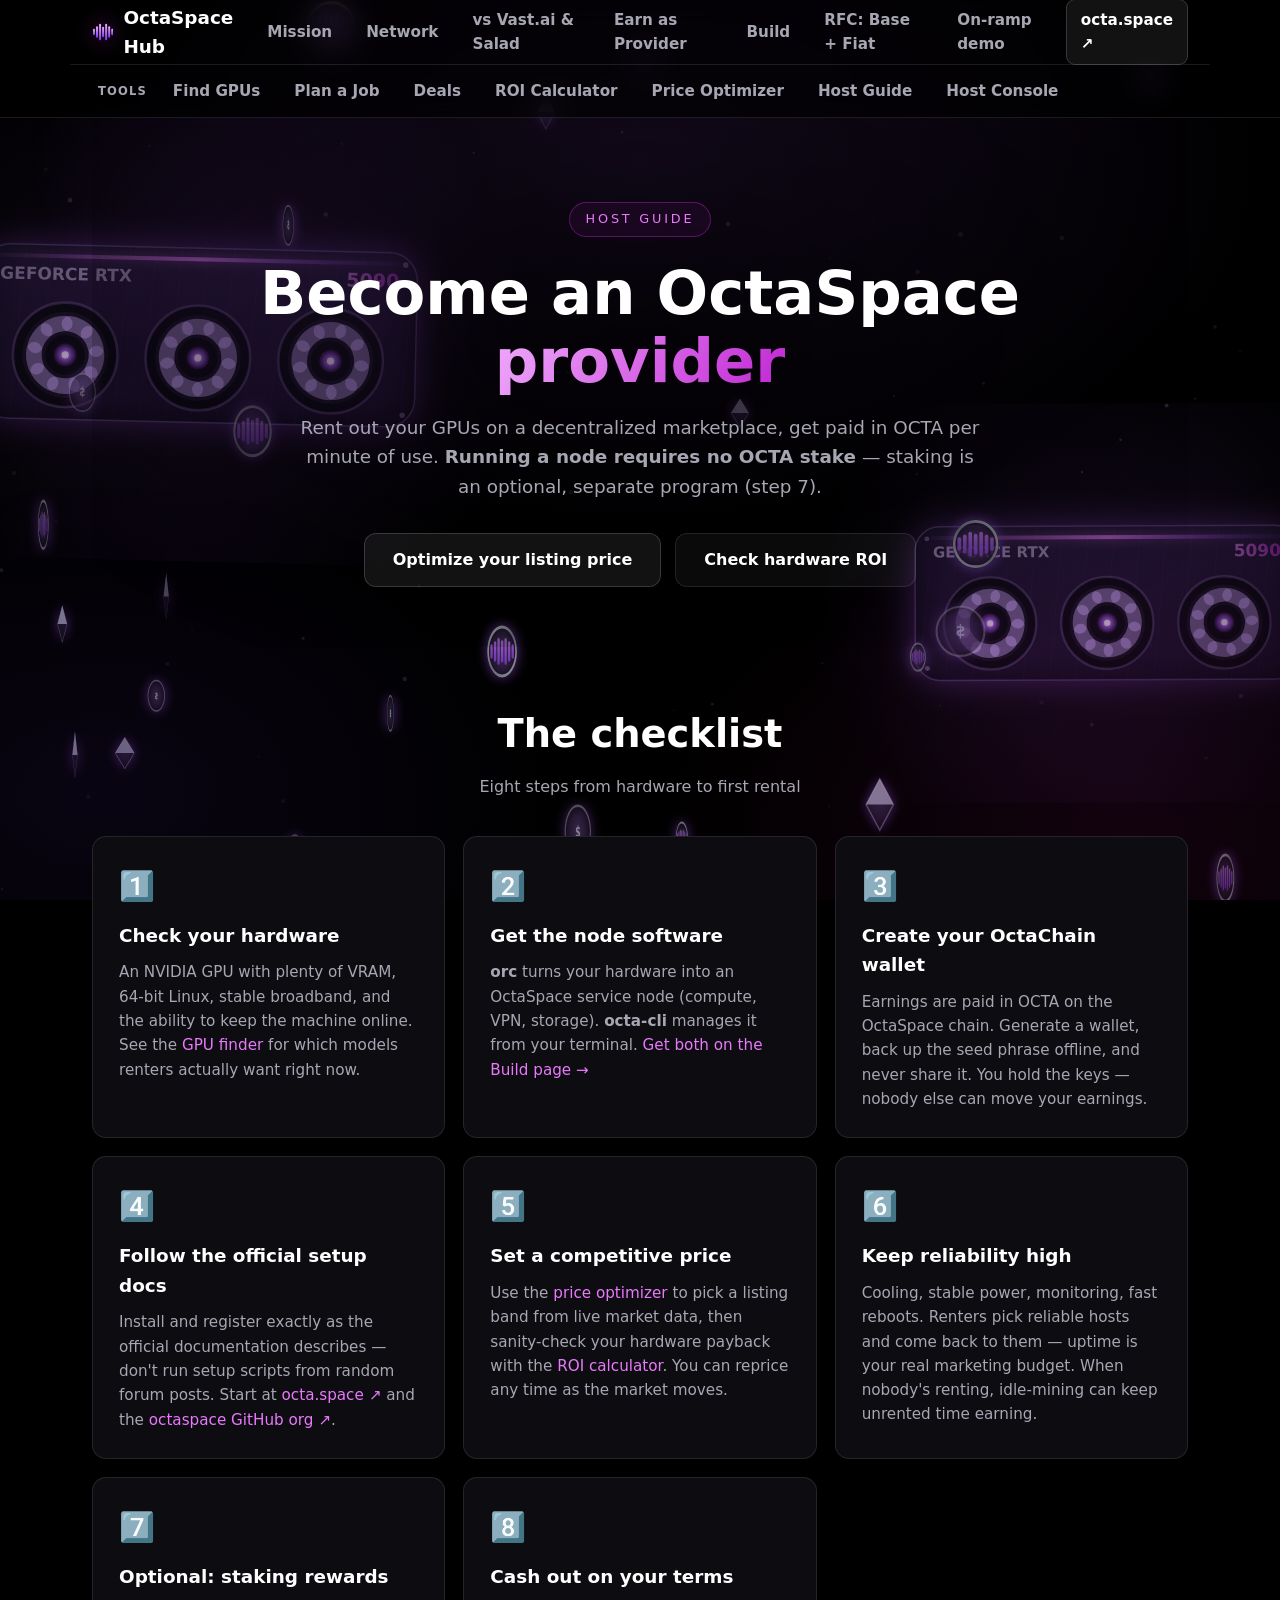
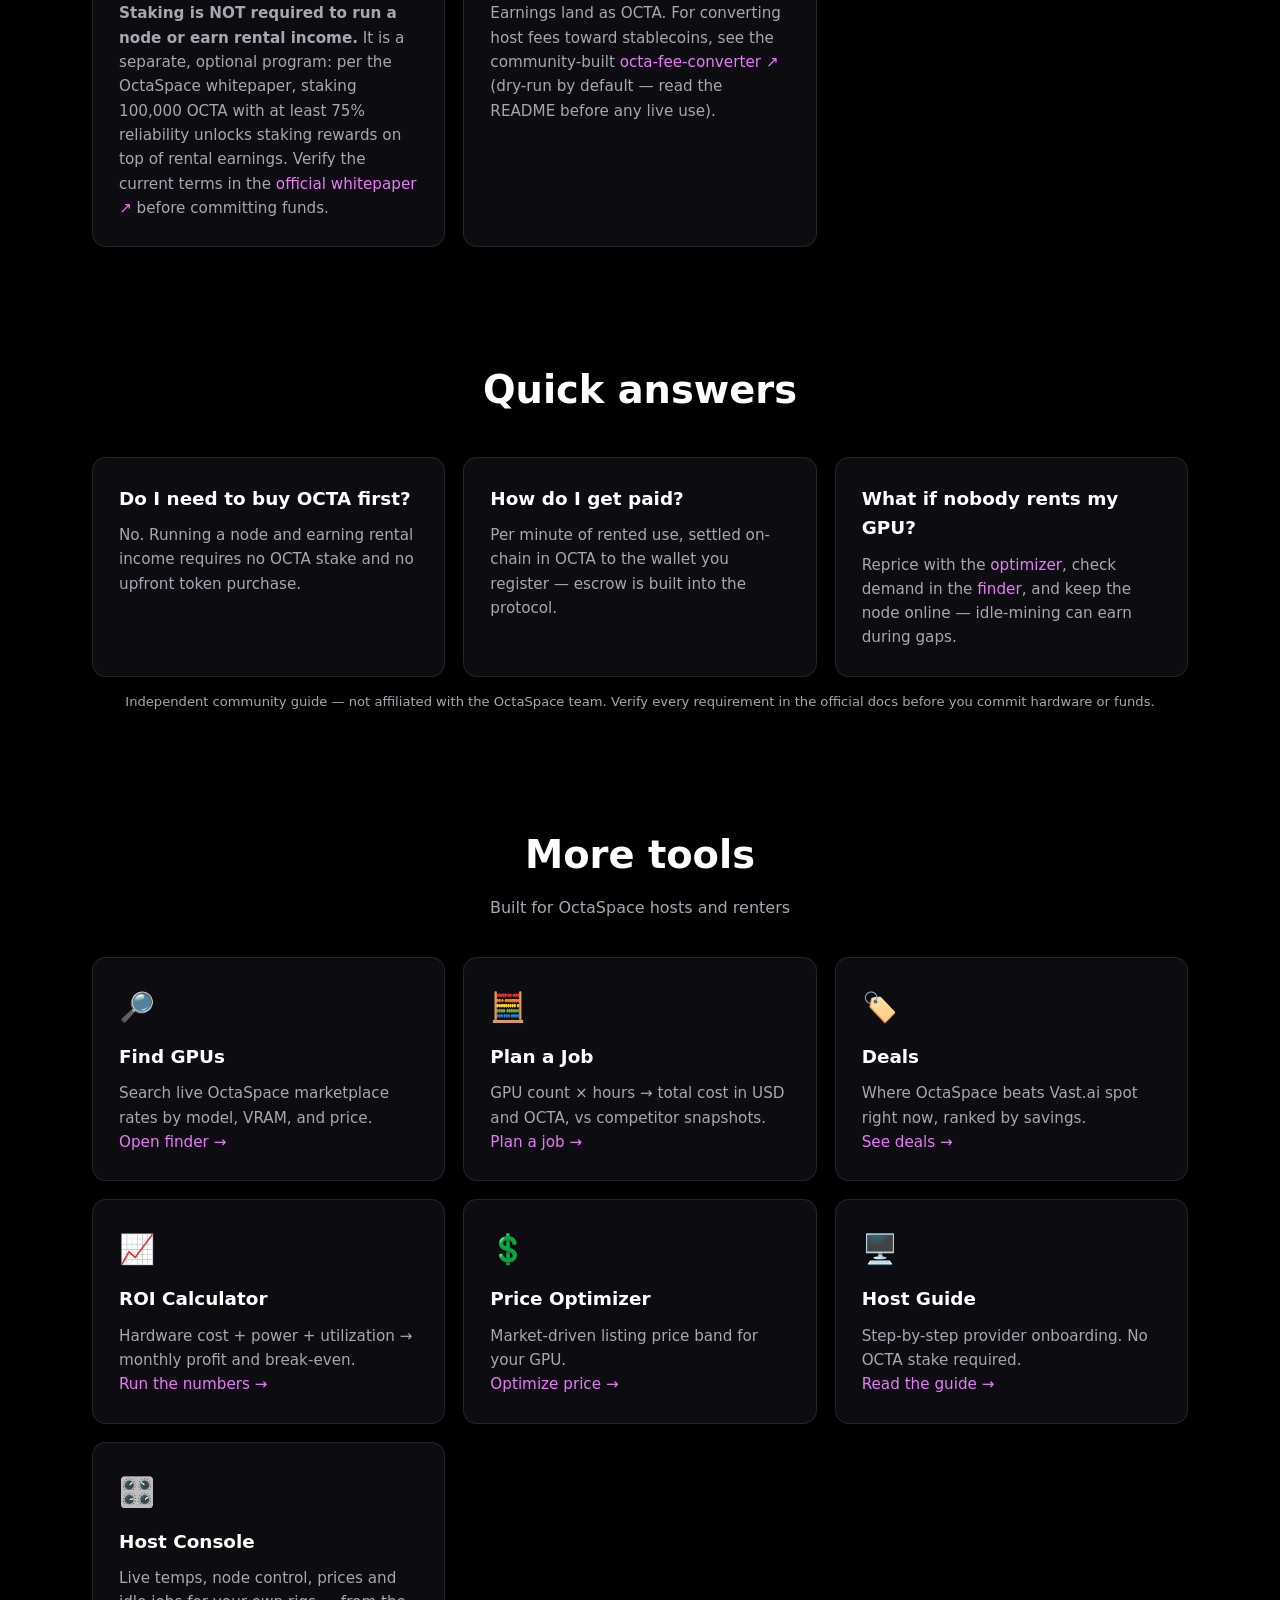
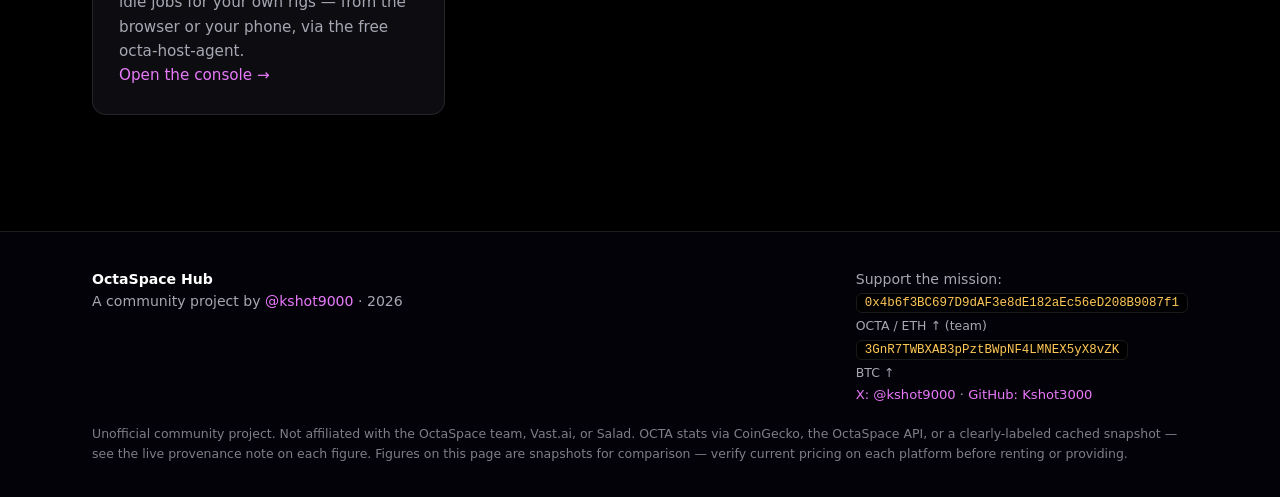
<file: host.html>
<!DOCTYPE html>
<html lang="en">
<head>
<meta charset="UTF-8">
<meta name="viewport" content="width=device-width, initial-scale=1.0">
<title>Host Guide | OctaSpace Hub</title>
<meta name="description" content="Step-by-step guide to becoming an OctaSpace GPU provider. Running a node requires no OCTA stake.">
<meta property="og:type" content="website">
<meta property="og:site_name" content="OctaSpace Hub">
<meta property="og:title" content="Host Guide | OctaSpace Hub">
<meta property="og:description" content="Step-by-step guide to becoming an OctaSpace GPU provider. Running a node requires no OCTA stake.">
<meta property="og:url" content="https://kshot3000.github.io/Octaspace-/host.html">
<meta property="og:image" content="https://kshot3000.github.io/Octaspace-/og-card.png">
<meta property="og:image:width" content="1200">
<meta property="og:image:height" content="630">
<meta property="og:image:alt" content="OctaSpace Hub — community mission control for the decentralized GPU cloud">
<meta name="twitter:card" content="summary_large_image">
<meta name="twitter:title" content="Host Guide | OctaSpace Hub">
<meta name="twitter:description" content="Step-by-step guide to becoming an OctaSpace GPU provider. Running a node requires no OCTA stake.">
<meta name="twitter:image" content="https://kshot3000.github.io/Octaspace-/og-card.png">
<link rel="stylesheet" href="css/style.css?v=px1249">
<link rel="icon" href="data:image/svg+xml,%3Csvg%20xmlns%3D%27http%3A%2F%2Fwww.w3.org%2F2000%2Fsvg%27%20viewBox%3D%270%200%2026%2026%27%3E%3Crect%20width%3D%2726%27%20height%3D%2726%27%20rx%3D%276%27%20fill%3D%27%230a0a0d%27%2F%3E%3Cdefs%3E%3ClinearGradient%20id%3D%27g%27%20x1%3D%270%27%20y1%3D%270%27%20x2%3D%270%27%20y2%3D%271%27%3E%3Cstop%20offset%3D%270%27%20stop-color%3D%27%23f0abfc%27%2F%3E%3Cstop%20offset%3D%271%27%20stop-color%3D%27%237c3aed%27%2F%3E%3C%2FlinearGradient%3E%3C%2Fdefs%3E%3Cg%20fill%3D%27url%28%23g%29%27%3E%3Crect%20x%3D%271.2%27%20y%3D%279%27%20width%3D%272.4%27%20height%3D%278%27%20rx%3D%271.2%27%2F%3E%3Crect%20x%3D%274.9%27%20y%3D%276%27%20width%3D%272.4%27%20height%3D%2714%27%20rx%3D%271.2%27%2F%3E%3Crect%20x%3D%278.6%27%20y%3D%273%27%20width%3D%272.4%27%20height%3D%2720%27%20rx%3D%271.2%27%2F%3E%3Crect%20x%3D%2712.3%27%20y%3D%276.5%27%20width%3D%272.4%27%20height%3D%2713%27%20rx%3D%271.2%27%2F%3E%3Crect%20x%3D%2716%27%20y%3D%273%27%20width%3D%272.4%27%20height%3D%2720%27%20rx%3D%271.2%27%2F%3E%3Crect%20x%3D%2719.7%27%20y%3D%276%27%20width%3D%272.4%27%20height%3D%2714%27%20rx%3D%271.2%27%2F%3E%3Crect%20x%3D%2723.4%27%20y%3D%279%27%20width%3D%272.4%27%20height%3D%278%27%20rx%3D%271.2%27%2F%3E%3C%2Fg%3E%3C%2Fsvg%3E">
</head>
<body data-page="host">
<a class="skip" href="#main">Skip to content</a>
<nav aria-label="Primary"><div class="wrap nav-in">
  <a class="brand" href="index.html"><svg class="mark" width="26" height="26" viewBox="0 0 26 26" aria-hidden="true"><defs><linearGradient id="octabars" x1="0" y1="0" x2="0" y2="1"><stop offset="0" stop-color="#f0abfc"/><stop offset="1" stop-color="#7c3aed"/></linearGradient></defs><g fill="url(#octabars)"><rect x="1.2" y="9" width="2.4" height="8" rx="1.2"/><rect x="4.9" y="6" width="2.4" height="14" rx="1.2"/><rect x="8.6" y="3" width="2.4" height="20" rx="1.2"/><rect x="12.3" y="6.5" width="2.4" height="13" rx="1.2"/><rect x="16" y="3" width="2.4" height="20" rx="1.2"/><rect x="19.7" y="6" width="2.4" height="14" rx="1.2"/><rect x="23.4" y="9" width="2.4" height="8" rx="1.2"/></g></svg>OctaSpace Hub</a>
  <div class="nav-links">
    <a data-page="index" href="index.html">Mission</a>
    <a data-page="network" href="network.html">Network</a>
    <a data-page="compare" href="compare.html">vs Vast.ai &amp; Salad</a>
    <a data-page="earn" href="earn.html">Earn as Provider</a>
    <a data-page="build" href="build.html">Build</a>
    <a data-page="rfc" href="rfc-base-fiat.html">RFC: Base + Fiat</a>
    <a data-page="onramp" href="onramp-demo.html">On-ramp demo</a>
    <a class="cta" href="https://octa.space" target="_blank" rel="noopener">octa.space ↗</a>
  </div>
</div>
<div class="wrap" style="border-top:1px solid var(--line)">
  <div class="nav-links" style="padding:6px 0;flex-wrap:wrap" aria-label="Host and renter tools">
    <span style="font-size:.72rem;font-weight:800;letter-spacing:.1em;color:var(--muted);padding:8px 6px">TOOLS</span>
    <a href="find.html">Find GPUs</a>
    <a href="plan.html">Plan a Job</a>
    <a href="deals.html">Deals</a>
    <a href="roi.html">ROI Calculator</a>
    <a href="pricing.html">Price Optimizer</a>
    <a href="host.html">Host Guide</a>
    <a href="console.html">Host Console</a>
  </div>
</div>
</nav>
<main id="main" tabindex="-1">
<div class="wrap">

<header class="hero"><div class="wrap">
  <span class="kicker">Host guide</span>
  <h1>Become an OctaSpace <span class="grad">provider</span></h1>
  <p class="lead">Rent out your GPUs on a decentralized marketplace, get paid in OCTA per minute of use. <strong>Running a node requires no OCTA stake</strong> — staking is an optional, separate program (step 7).</p>
  <div class="btn-row"><a class="btn btn-primary" href="pricing.html">Optimize your listing price</a><a class="btn btn-ghost" href="roi.html">Check hardware ROI</a></div>
</div></header>

<section aria-label="Onboarding steps">
  <div class="sec-head"><h2>The checklist</h2><p>Eight steps from hardware to first rental</p></div>
  <div class="cards">
    <div class="card"><span class="icon">1️⃣</span><h3>Check your hardware</h3><p>An NVIDIA GPU with plenty of VRAM, 64-bit Linux, stable broadband, and the ability to keep the machine online. See the <a href="find.html">GPU finder</a> for which models renters actually want right now.</p></div>
    <div class="card"><span class="icon">2️⃣</span><h3>Get the node software</h3><p><strong>orc</strong> turns your hardware into an OctaSpace service node (compute, VPN, storage). <strong>octa-cli</strong> manages it from your terminal. <a href="build.html">Get both on the Build page →</a></p></div>
    <div class="card"><span class="icon">3️⃣</span><h3>Create your OctaChain wallet</h3><p>Earnings are paid in OCTA on the OctaSpace chain. Generate a wallet, back up the seed phrase offline, and never share it. You hold the keys — nobody else can move your earnings.</p></div>
    <div class="card"><span class="icon">4️⃣</span><h3>Follow the official setup docs</h3><p>Install and register exactly as the official documentation describes — don't run setup scripts from random forum posts. Start at <a href="https://octa.space" target="_blank" rel="noopener">octa.space ↗</a> and the <a href="https://github.com/octaspace" target="_blank" rel="noopener">octaspace GitHub org ↗</a>.</p></div>
    <div class="card"><span class="icon">5️⃣</span><h3>Set a competitive price</h3><p>Use the <a href="pricing.html">price optimizer</a> to pick a listing band from live market data, then sanity-check your hardware payback with the <a href="roi.html">ROI calculator</a>. You can reprice any time as the market moves.</p></div>
    <div class="card"><span class="icon">6️⃣</span><h3>Keep reliability high</h3><p>Cooling, stable power, monitoring, fast reboots. Renters pick reliable hosts and come back to them — uptime is your real marketing budget. When nobody's renting, idle-mining can keep unrented time earning.</p></div>
    <div class="card"><span class="icon">7️⃣</span><h3>Optional: staking rewards</h3><p><strong>Staking is NOT required to run a node or earn rental income.</strong> It is a separate, optional program: per the OctaSpace whitepaper, staking 100,000 OCTA with at least 75% reliability unlocks staking rewards on top of rental earnings. Verify the current terms in the <a href="https://github.com/octaspace/whitepaper.github.io" target="_blank" rel="noopener">official whitepaper ↗</a> before committing funds.</p></div>
    <div class="card"><span class="icon">8️⃣</span><h3>Cash out on your terms</h3><p>Earnings land as OCTA. For converting host fees toward stablecoins, see the community-built <a href="https://github.com/Kshot3000/octa-fee-converter" target="_blank" rel="noopener">octa-fee-converter ↗</a> (dry-run by default — read the README before any live use).</p></div>
  </div>
</section>

<section aria-label="Host FAQ">
  <div class="sec-head"><h2>Quick answers</h2></div>
  <div class="cards">
    <div class="card"><h3>Do I need to buy OCTA first?</h3><p>No. Running a node and earning rental income requires no OCTA stake and no upfront token purchase.</p></div>
    <div class="card"><h3>How do I get paid?</h3><p>Per minute of rented use, settled on-chain in OCTA to the wallet you register — escrow is built into the protocol.</p></div>
    <div class="card"><h3>What if nobody rents my GPU?</h3><p>Reprice with the <a href="pricing.html">optimizer</a>, check demand in the <a href="find.html">finder</a>, and keep the node online — idle-mining can earn during gaps.</p></div>
  </div>
  <p class="calc-note">Independent community guide — not affiliated with the OctaSpace team. Verify every requirement in the official docs before you commit hardware or funds.</p>
</section>

<section aria-label="More tools">
  <div class="sec-head"><h2>More tools</h2><p>Built for OctaSpace hosts and renters</p></div>
  <div class="cards">
    <div class="card"><span class="icon">🔎</span><h3>Find GPUs</h3><p>Search live OctaSpace marketplace rates by model, VRAM, and price.</p><p><a href="find.html">Open finder →</a></p></div>
    <div class="card"><span class="icon">🧮</span><h3>Plan a Job</h3><p>GPU count × hours → total cost in USD and OCTA, vs competitor snapshots.</p><p><a href="plan.html">Plan a job →</a></p></div>
    <div class="card"><span class="icon">🏷️</span><h3>Deals</h3><p>Where OctaSpace beats Vast.ai spot right now, ranked by savings.</p><p><a href="deals.html">See deals →</a></p></div>
    <div class="card"><span class="icon">📈</span><h3>ROI Calculator</h3><p>Hardware cost + power + utilization → monthly profit and break-even.</p><p><a href="roi.html">Run the numbers →</a></p></div>
    <div class="card"><span class="icon">💲</span><h3>Price Optimizer</h3><p>Market-driven listing price band for your GPU.</p><p><a href="pricing.html">Optimize price →</a></p></div>
    <div class="card"><span class="icon">🖥️</span><h3>Host Guide</h3><p>Step-by-step provider onboarding. No OCTA stake required.</p><p><a href="host.html">Read the guide →</a></p></div>
    <div class="card"><span class="icon">🎛️</span><h3>Host Console</h3><p>Live temps, node control, prices and idle jobs for your own rigs — from the browser or your phone, via the free octa-host-agent.</p><p><a href="console.html">Open the console →</a></p></div>
  </div>
</section>
</div>
</main>

<footer><div class="wrap">
  <div class="foot-grid">
    <div>
      <strong style="color:var(--txt)">OctaSpace Hub</strong><br>
      A community project by <a href="https://x.com/kshot9000" target="_blank" rel="noopener">@kshot9000</a> · <span data-year></span>
    </div>
    <div class="donate">
      Support the mission:<br>
      <code title="OCTA / ETH — team donation address">0x4b6f3BC697D9dAF3e8dE182aEc56eD208B9087f1</code><br>
      <span style="font-size:.78rem">OCTA / ETH ↑ (team)</span><br>
      <code title="BTC">3GnR7TWBXAB3pPztBWpNF4LMNEX5yX8vZK</code><br>
      <span style="font-size:.78rem">BTC ↑</span><br>
      <span style="font-size:.82rem"><a href="https://x.com/kshot9000" target="_blank" rel="noopener">X: @kshot9000</a> ·
      <a href="https://github.com/Kshot3000" target="_blank" rel="noopener">GitHub: Kshot3000</a></span>
    </div>
  </div>
  <p class="disclaimer">Unofficial community project. Not affiliated with the OctaSpace team, Vast.ai, or Salad. OCTA stats via CoinGecko, the OctaSpace API, or a clearly-labeled cached snapshot — see the live provenance note on each figure. Figures on this page are snapshots for comparison — verify current pricing on each platform before renting or providing.</p>
</div></footer>
<script src="js/app.js?v=px1349"></script>
<script src="js/fx-bg.js?v=px1206" defer></script>
</body>
</html>
</file>
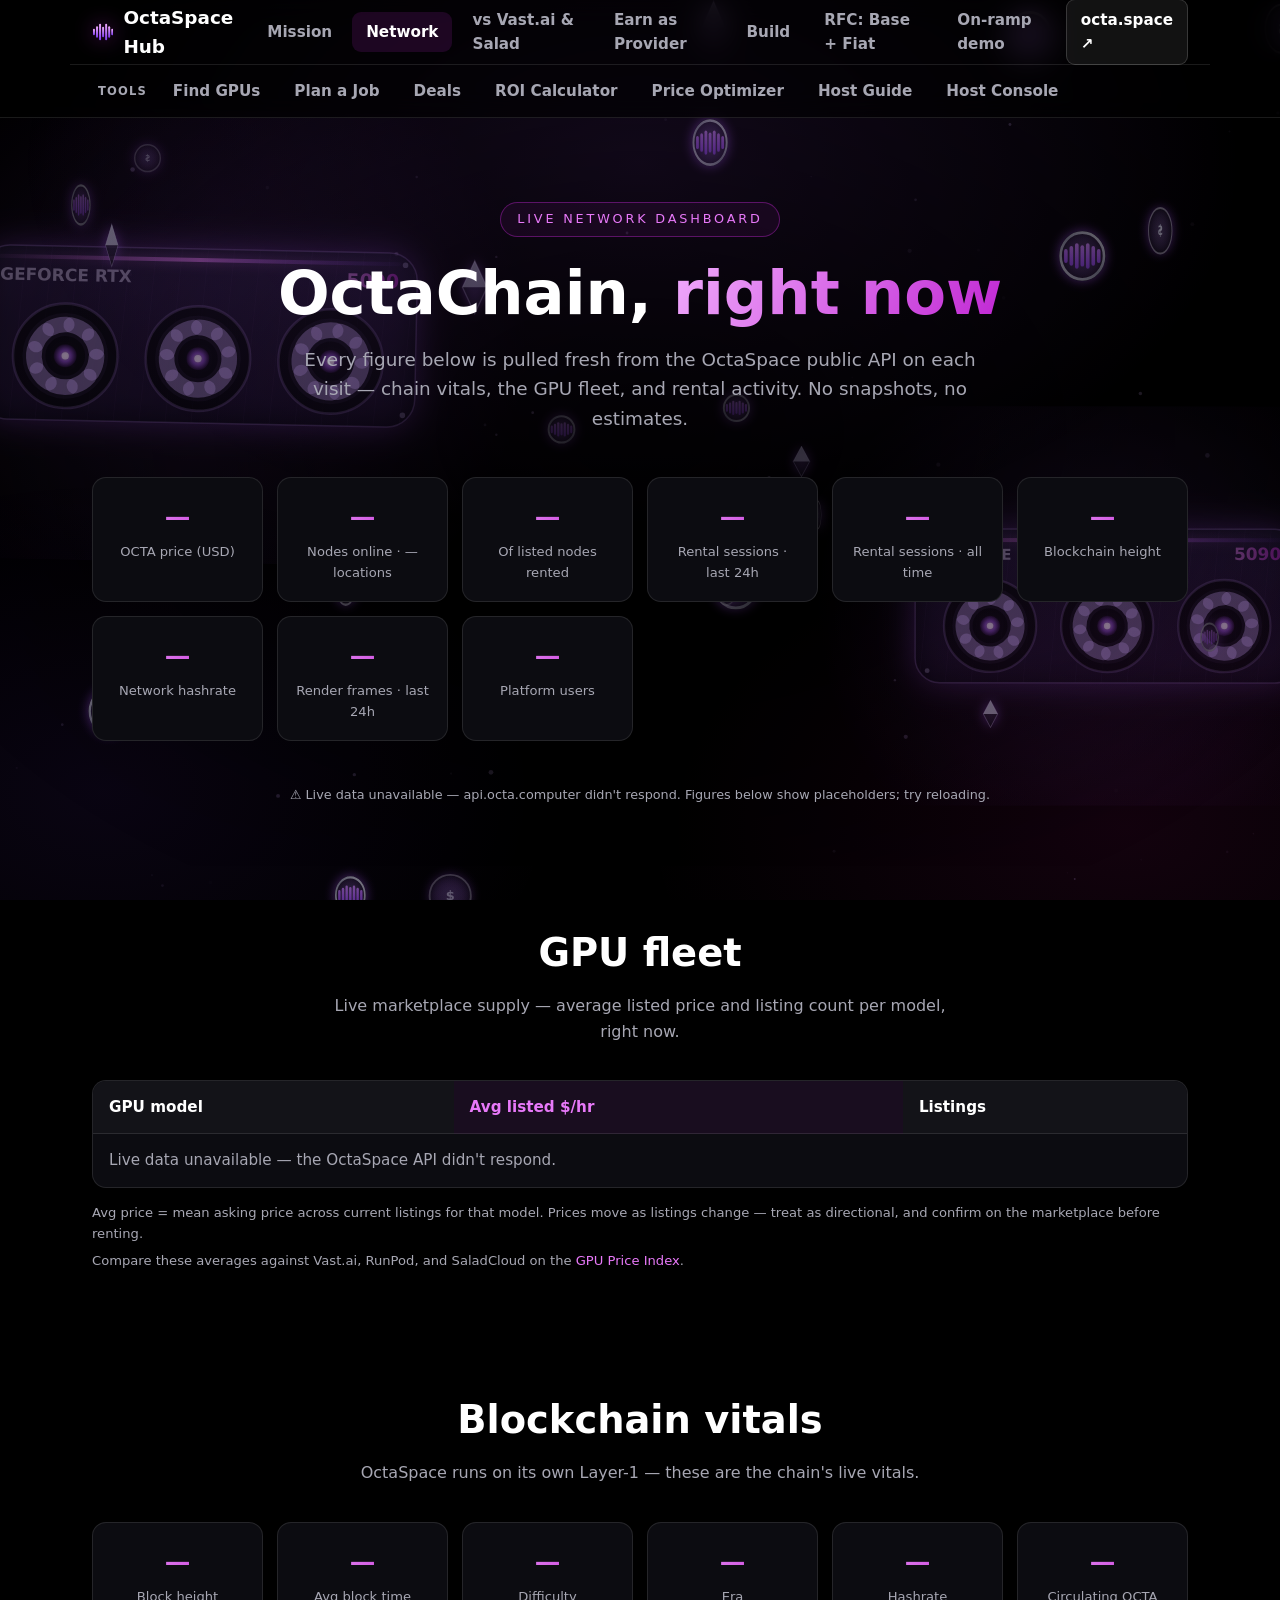
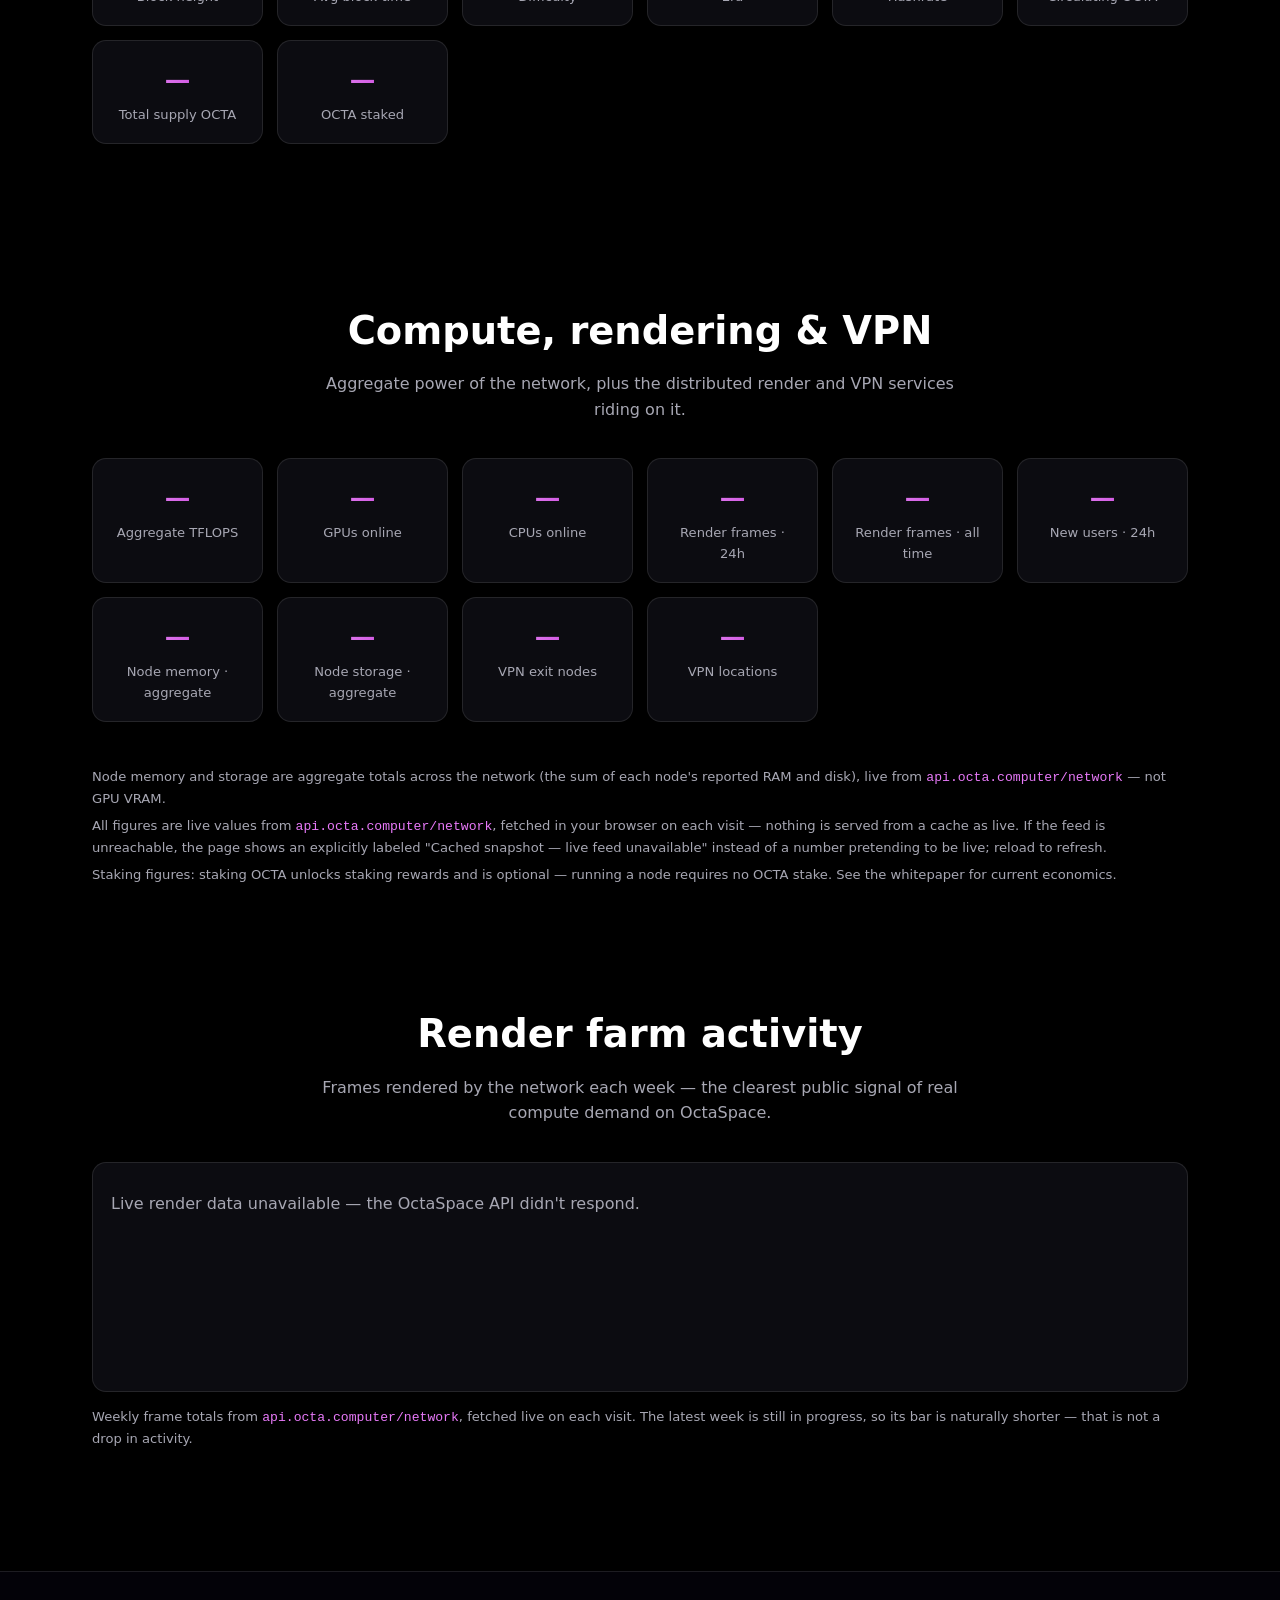
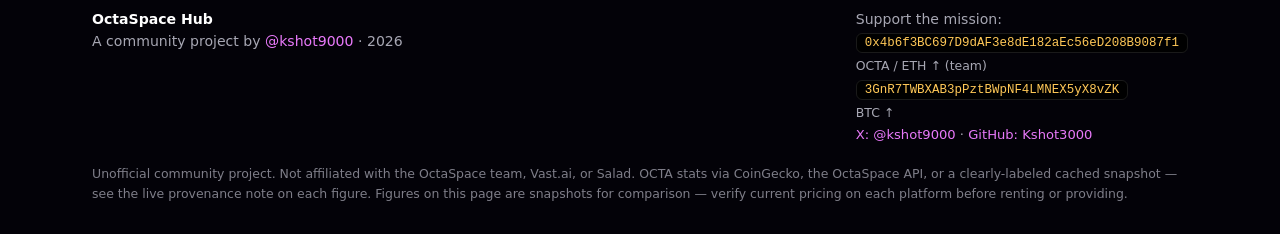
<file: network.html>
<!DOCTYPE html>
<html lang="en">
<head>
<meta charset="UTF-8">
<meta name="viewport" content="width=device-width, initial-scale=1.0">
<title>Network Dashboard — Live OctaChain Stats | OctaSpace Hub</title>
<meta name="description" content="Live OctaChain network dashboard: the GPU fleet, blockchain vitals, rental activity, and render stats — pulled fresh from the OctaSpace public API on every visit.">
<meta property="og:type" content="website">
<meta property="og:site_name" content="OctaSpace Hub">
<meta property="og:title" content="Network Dashboard — Live OctaChain Stats | OctaSpace Hub">
<meta property="og:description" content="Live OctaChain network dashboard: the GPU fleet, blockchain vitals, rental activity, and render stats — pulled fresh from the OctaSpace public API.">
<meta property="og:url" content="https://kshot3000.github.io/Octaspace-/network.html">
<meta property="og:image" content="https://kshot3000.github.io/Octaspace-/og-card.png">
<meta property="og:image:width" content="1200">
<meta property="og:image:height" content="630">
<meta property="og:image:alt" content="OctaSpace Hub — community mission control for the decentralized GPU cloud">
<meta name="twitter:card" content="summary_large_image">
<meta name="twitter:title" content="Network Dashboard — Live OctaChain Stats | OctaSpace Hub">
<meta name="twitter:description" content="Live OctaChain network dashboard: the GPU fleet, blockchain vitals, rental activity, and render stats — pulled fresh from the OctaSpace public API.">
<meta name="twitter:image" content="https://kshot3000.github.io/Octaspace-/og-card.png">
<link rel="stylesheet" href="css/style.css?v=px1249">
<link rel="icon" href="data:image/svg+xml,%3Csvg%20xmlns%3D%27http%3A%2F%2Fwww.w3.org%2F2000%2Fsvg%27%20viewBox%3D%270%200%2026%2026%27%3E%3Crect%20width%3D%2726%27%20height%3D%2726%27%20rx%3D%276%27%20fill%3D%27%230a0a0d%27%2F%3E%3Cdefs%3E%3ClinearGradient%20id%3D%27g%27%20x1%3D%270%27%20y1%3D%270%27%20x2%3D%270%27%20y2%3D%271%27%3E%3Cstop%20offset%3D%270%27%20stop-color%3D%27%23f0abfc%27%2F%3E%3Cstop%20offset%3D%271%27%20stop-color%3D%27%237c3aed%27%2F%3E%3C%2FlinearGradient%3E%3C%2Fdefs%3E%3Cg%20fill%3D%27url%28%23g%29%27%3E%3Crect%20x%3D%271.2%27%20y%3D%279%27%20width%3D%272.4%27%20height%3D%278%27%20rx%3D%271.2%27%2F%3E%3Crect%20x%3D%274.9%27%20y%3D%276%27%20width%3D%272.4%27%20height%3D%2714%27%20rx%3D%271.2%27%2F%3E%3Crect%20x%3D%278.6%27%20y%3D%273%27%20width%3D%272.4%27%20height%3D%2720%27%20rx%3D%271.2%27%2F%3E%3Crect%20x%3D%2712.3%27%20y%3D%276.5%27%20width%3D%272.4%27%20height%3D%2713%27%20rx%3D%271.2%27%2F%3E%3Crect%20x%3D%2716%27%20y%3D%273%27%20width%3D%272.4%27%20height%3D%2720%27%20rx%3D%271.2%27%2F%3E%3Crect%20x%3D%2719.7%27%20y%3D%276%27%20width%3D%272.4%27%20height%3D%2714%27%20rx%3D%271.2%27%2F%3E%3Crect%20x%3D%2723.4%27%20y%3D%279%27%20width%3D%272.4%27%20height%3D%278%27%20rx%3D%271.2%27%2F%3E%3C%2Fg%3E%3C%2Fsvg%3E">
</head>
<body>
<a class="skip" href="#main">Skip to content</a>
<nav aria-label="Primary"><div class="wrap nav-in">
  <a class="brand" href="index.html"><svg class="mark" width="26" height="26" viewBox="0 0 26 26" aria-hidden="true"><defs><linearGradient id="octabars" x1="0" y1="0" x2="0" y2="1"><stop offset="0" stop-color="#f0abfc"/><stop offset="1" stop-color="#7c3aed"/></linearGradient></defs><g fill="url(#octabars)"><rect x="1.2" y="9" width="2.4" height="8" rx="1.2"/><rect x="4.9" y="6" width="2.4" height="14" rx="1.2"/><rect x="8.6" y="3" width="2.4" height="20" rx="1.2"/><rect x="12.3" y="6.5" width="2.4" height="13" rx="1.2"/><rect x="16" y="3" width="2.4" height="20" rx="1.2"/><rect x="19.7" y="6" width="2.4" height="14" rx="1.2"/><rect x="23.4" y="9" width="2.4" height="8" rx="1.2"/></g></svg>OctaSpace Hub</a>
  <div class="nav-links">
    <a data-page="index" href="index.html">Mission</a>
    <a data-page="network" href="network.html">Network</a>
    <a data-page="compare" href="compare.html">vs Vast.ai &amp; Salad</a>
    <a data-page="earn" href="earn.html">Earn as Provider</a>
    <a data-page="build" href="build.html">Build</a>
    <a data-page="rfc" href="rfc-base-fiat.html">RFC: Base + Fiat</a>
    <a data-page="onramp" href="onramp-demo.html">On-ramp demo</a>
    <a class="cta" href="https://octa.space" target="_blank" rel="noopener">octa.space ↗</a>
  </div>
</div>

<div class="wrap" style="border-top:1px solid var(--line)">
  <div class="nav-links" style="padding:6px 0;flex-wrap:wrap" aria-label="Host and renter tools">
    <span style="font-size:.72rem;font-weight:800;letter-spacing:.1em;color:var(--muted);padding:8px 6px">TOOLS</span>
    <a href="find.html">Find GPUs</a>
    <a href="plan.html">Plan a Job</a>
    <a href="deals.html">Deals</a>
    <a href="roi.html">ROI Calculator</a>
    <a href="pricing.html">Price Optimizer</a>
    <a href="host.html">Host Guide</a>
    <a href="console.html">Host Console</a>
  </div>
</div>
</nav>
<main id="main" tabindex="-1">

<header class="hero"><div class="wrap">
  <span class="kicker">Live network dashboard</span>
  <h1>OctaChain, <span class="grad">right now</span></h1>
  <p class="lead">Every figure below is pulled fresh from the OctaSpace public API on each visit — chain vitals, the GPU fleet, and rental activity. No snapshots, no estimates.</p>
  <div class="stats">
    <div class="stat"><div class="v" id="nw-price">—</div><div class="l">OCTA price (USD)</div></div>
    <div class="stat"><div class="v" id="nw-nodes">—</div><div class="l">Nodes online · <span id="nw-locs">—</span> locations</div></div>
    <div class="stat"><div class="v" id="nw-util">—</div><div class="l">Of listed nodes rented</div></div>
    <div class="stat"><div class="v" id="nw-sessions24">—</div><div class="l">Rental sessions · last 24h</div></div>
    <div class="stat"><div class="v" id="nw-sessions-total">—</div><div class="l">Rental sessions · all time</div></div>
    <div class="stat"><div class="v" id="nw-height">—</div><div class="l">Blockchain height</div></div>
    <div class="stat"><div class="v" id="nw-hash">—</div><div class="l">Network hashrate</div></div>
    <div class="stat"><div class="v" id="nw-frames24">—</div><div class="l">Render frames · last 24h</div></div>
    <div class="stat"><div class="v" id="nw-users">—</div><div class="l">Platform users</div></div>
  </div>
  <p style="color:var(--muted);font-size:.8rem" id="nw-updated">Connecting to the OctaSpace API…</p>
</div></header>

<div class="wrap">

<section>
  <div class="sec-head">
    <h2>GPU fleet</h2>
    <p>Live marketplace supply — average listed price and listing count per model, right now.</p>
  </div>
  <div class="table-wrap"><table aria-label="Live OctaSpace GPU marketplace fleet">
    <thead><tr><th>GPU model</th><th class="hl">Avg listed $/hr</th><th>Listings</th></tr></thead>
    <tbody id="fleet-body"><tr><td colspan="3" style="color:var(--muted)">Loading live marketplace…</td></tr></tbody>
  </table></div>
  <ul class="footnotes">
    <li>Avg price = mean asking price across current listings for that model. Prices move as listings change — treat as directional, and confirm on the marketplace before renting.</li>
    <li>Compare these averages against Vast.ai, RunPod, and SaladCloud on the <a href="https://kshot3000.github.io/gpu-price-index/">GPU Price Index</a>.</li>
  </ul>
</section>

<section>
  <div class="sec-head">
    <h2>Blockchain vitals</h2>
    <p>OctaSpace runs on its own Layer-1 — these are the chain's live vitals.</p>
  </div>
  <div class="stats" style="margin-top:0">
    <div class="stat"><div class="v" id="nv-height">—</div><div class="l">Block height</div></div>
    <div class="stat"><div class="v" id="nv-blocktime">—</div><div class="l">Avg block time</div></div>
    <div class="stat"><div class="v" id="nv-difficulty">—</div><div class="l">Difficulty</div></div>
    <div class="stat"><div class="v" id="nv-era">—</div><div class="l">Era</div></div>
    <div class="stat"><div class="v" id="nv-hash">—</div><div class="l">Hashrate</div></div>
    <div class="stat"><div class="v" id="nv-circ">—</div><div class="l">Circulating OCTA</div></div>
    <div class="stat"><div class="v" id="nv-total">—</div><div class="l">Total supply OCTA</div></div>
    <div class="stat"><div class="v" id="nv-staked">—</div><div class="l">OCTA staked</div></div>
  </div>
</section>

<section>
  <div class="sec-head">
    <h2>Compute, rendering &amp; VPN</h2>
    <p>Aggregate power of the network, plus the distributed render and VPN services riding on it.</p>
  </div>
  <div class="stats" style="margin-top:0">
    <div class="stat"><div class="v" id="cp-tflops">—</div><div class="l">Aggregate TFLOPS</div></div>
    <div class="stat"><div class="v" id="cp-gpus">—</div><div class="l">GPUs online</div></div>
    <div class="stat"><div class="v" id="cp-cpus">—</div><div class="l">CPUs online</div></div>
    <div class="stat"><div class="v" id="cp-frames24">—</div><div class="l">Render frames · 24h</div></div>
    <div class="stat"><div class="v" id="cp-frames-total">—</div><div class="l">Render frames · all time</div></div>
    <div class="stat"><div class="v" id="cp-users24">—</div><div class="l">New users · 24h</div></div>
    <div class="stat"><div class="v" id="cp-mem">—</div><div class="l">Node memory · aggregate</div></div>
    <div class="stat"><div class="v" id="cp-disk">—</div><div class="l">Node storage · aggregate</div></div>
    <div class="stat"><div class="v" id="cp-vpn">—</div><div class="l">VPN exit nodes</div></div>
    <div class="stat"><div class="v" id="cp-vpn-locs">—</div><div class="l">VPN locations</div></div>
  </div>
  <ul class="footnotes">
    <li>Node memory and storage are aggregate totals across the network (the sum of each node's reported RAM and disk), live from <code style="color:var(--brand-lt)">api.octa.computer/network</code> — not GPU VRAM.</li>
    <li>All figures are live values from <code style="color:var(--brand-lt)">api.octa.computer/network</code>, fetched in your browser on each visit — nothing is served from a cache as live. If the feed is unreachable, the page shows an explicitly labeled "Cached snapshot — live feed unavailable" instead of a number pretending to be live; reload to refresh.</li>
    <li>Staking figures: staking OCTA unlocks staking rewards and is optional — running a node requires no OCTA stake. See the whitepaper for current economics.</li>
  </ul>
</section>

<section>
  <div class="sec-head">
    <h2>Render farm activity</h2>
    <p>Frames rendered by the network each week — the clearest public signal of real compute demand on OctaSpace.</p>
  </div>
  <div class="barchart" id="frames-chart"><p style="color:var(--muted);margin:auto">Loading live render data…</p></div>
  <ul class="footnotes">
    <li>Weekly frame totals from <code style="color:var(--brand-lt)">api.octa.computer/network</code>, fetched live on each visit. The latest week is still in progress, so its bar is naturally shorter — that is not a drop in activity.</li>
  </ul>
</section>

</div>
</main>

<footer><div class="wrap">
  <div class="foot-grid">
    <div>
      <strong style="color:var(--txt)">OctaSpace Hub</strong><br>
      A community project by <a href="https://x.com/kshot9000" target="_blank" rel="noopener">@kshot9000</a> · <span data-year></span>
    </div>
    <div class="donate">
      Support the mission:<br>
      <code title="OCTA / ETH — team donation address">0x4b6f3BC697D9dAF3e8dE182aEc56eD208B9087f1</code><br>
      <span style="font-size:.78rem">OCTA / ETH ↑ (team)</span><br>
      <code title="BTC">3GnR7TWBXAB3pPztBWpNF4LMNEX5yX8vZK</code><br>
      <span style="font-size:.78rem">BTC ↑</span><br>
      <span style="font-size:.82rem"><a href="https://x.com/kshot9000" target="_blank" rel="noopener">X: @kshot9000</a> ·
      <a href="https://github.com/Kshot3000" target="_blank" rel="noopener">GitHub: Kshot3000</a></span>
    </div>
  </div>
  <p class="disclaimer">Unofficial community project. Not affiliated with the OctaSpace team, Vast.ai, or Salad. OCTA stats via CoinGecko, the OctaSpace API, or a clearly-labeled cached snapshot — see the live provenance note on each figure. Figures on this page are snapshots for comparison — verify current pricing on each platform before renting or providing.</p>
</div></footer>

<script src="js/app.js?v=px1349"></script>
<script src="js/fx-bg.js?v=px1206" defer></script>
<script src="js/network.js?v=px1219"></script>
</body>
</html>
</file>
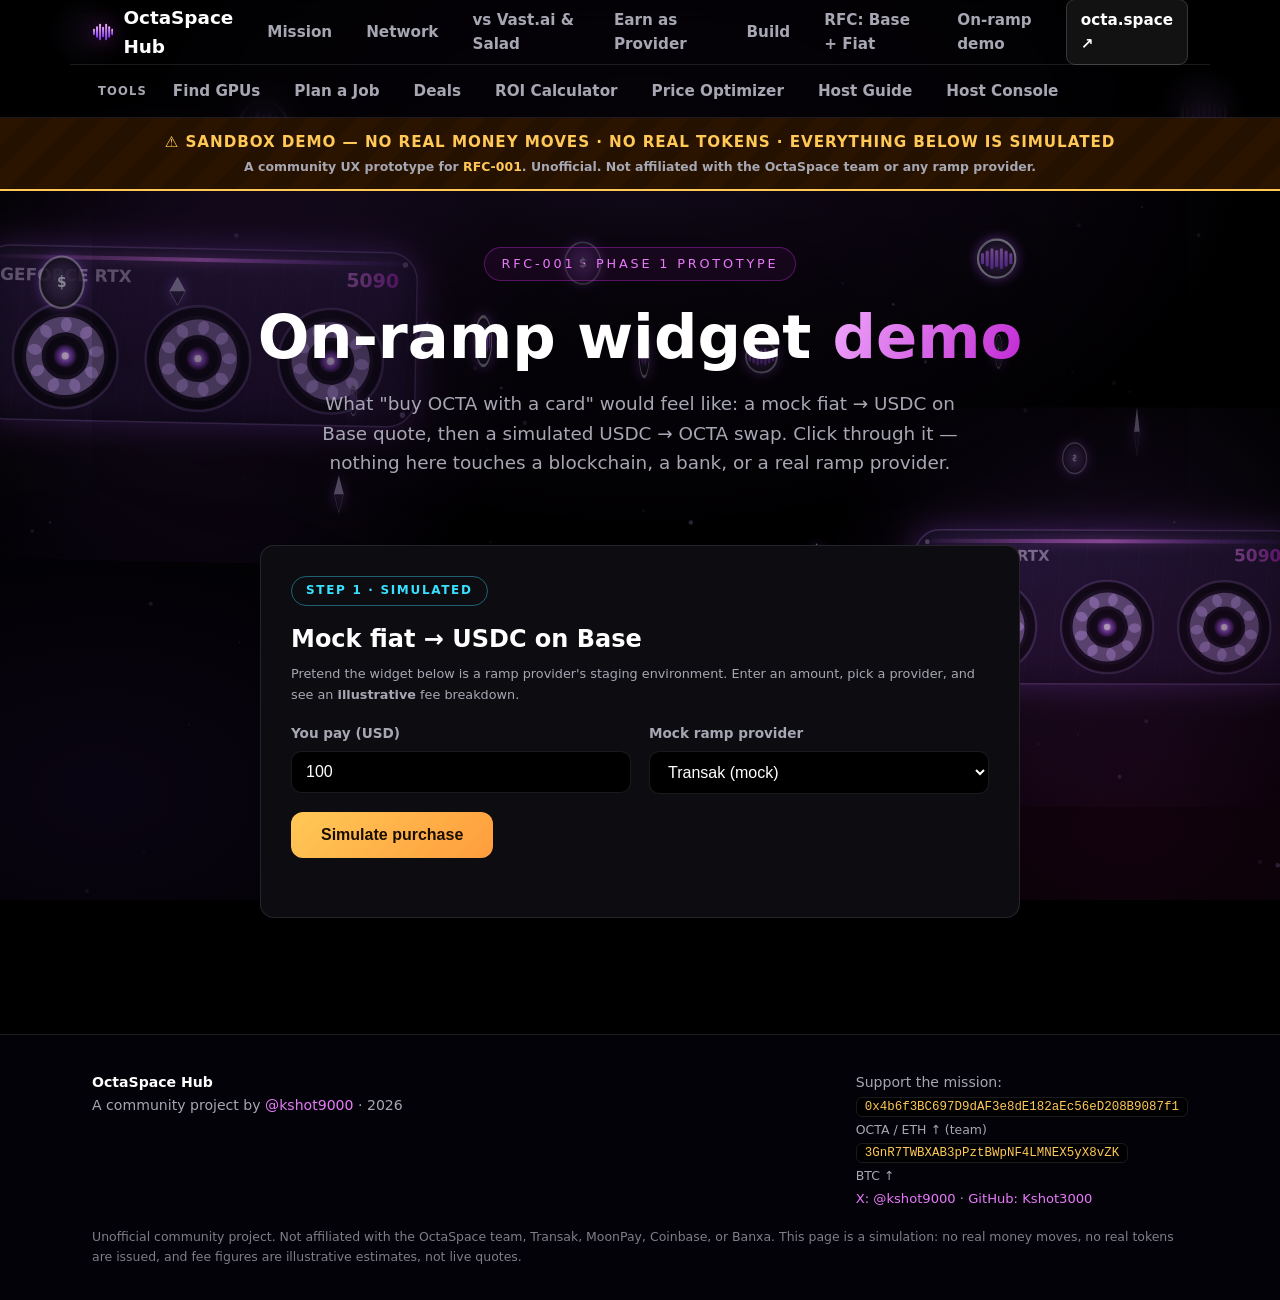
<file: onramp-demo.html>
<!DOCTYPE html>
<html lang="en">
<head>
<meta charset="UTF-8">
<meta name="viewport" content="width=device-width, initial-scale=1.0">
<title>Sandbox On-Ramp Demo — fiat → USDC → OCTA (simulation) | OctaSpace Hub</title>
<meta name="description" content="Sandbox simulation of the RFC-001 on-ramp flow: mock fiat-to-USDC quote and simulated USDC-to-OCTA swap. No real money moves.">
<meta property="og:type" content="website">
<meta property="og:site_name" content="OctaSpace Hub">
<meta property="og:title" content="Sandbox On-Ramp Demo — fiat → USDC → OCTA (simulation) | OctaSpace Hub">
<meta property="og:description" content="Sandbox simulation of the RFC-001 on-ramp flow: mock fiat-to-USDC quote and simulated USDC-to-OCTA swap. No real money moves.">
<meta property="og:url" content="https://kshot3000.github.io/Octaspace-/onramp-demo.html">
<meta property="og:image" content="https://kshot3000.github.io/Octaspace-/og-card.png">
<meta property="og:image:width" content="1200">
<meta property="og:image:height" content="630">
<meta property="og:image:alt" content="OctaSpace Hub — community mission control for the decentralized GPU cloud">
<meta name="twitter:card" content="summary_large_image">
<meta name="twitter:title" content="Sandbox On-Ramp Demo — fiat → USDC → OCTA (simulation) | OctaSpace Hub">
<meta name="twitter:description" content="Sandbox simulation of the RFC-001 on-ramp flow: mock fiat-to-USDC quote and simulated USDC-to-OCTA swap. No real money moves.">
<meta name="twitter:image" content="https://kshot3000.github.io/Octaspace-/og-card.png">
<link rel="stylesheet" href="css/style.css?v=px1249">
<link rel="icon" href="data:image/svg+xml,%3Csvg%20xmlns%3D%27http%3A%2F%2Fwww.w3.org%2F2000%2Fsvg%27%20viewBox%3D%270%200%2026%2026%27%3E%3Crect%20width%3D%2726%27%20height%3D%2726%27%20rx%3D%276%27%20fill%3D%27%230a0a0d%27%2F%3E%3Cdefs%3E%3ClinearGradient%20id%3D%27g%27%20x1%3D%270%27%20y1%3D%270%27%20x2%3D%270%27%20y2%3D%271%27%3E%3Cstop%20offset%3D%270%27%20stop-color%3D%27%23f0abfc%27%2F%3E%3Cstop%20offset%3D%271%27%20stop-color%3D%27%237c3aed%27%2F%3E%3C%2FlinearGradient%3E%3C%2Fdefs%3E%3Cg%20fill%3D%27url%28%23g%29%27%3E%3Crect%20x%3D%271.2%27%20y%3D%279%27%20width%3D%272.4%27%20height%3D%278%27%20rx%3D%271.2%27%2F%3E%3Crect%20x%3D%274.9%27%20y%3D%276%27%20width%3D%272.4%27%20height%3D%2714%27%20rx%3D%271.2%27%2F%3E%3Crect%20x%3D%278.6%27%20y%3D%273%27%20width%3D%272.4%27%20height%3D%2720%27%20rx%3D%271.2%27%2F%3E%3Crect%20x%3D%2712.3%27%20y%3D%276.5%27%20width%3D%272.4%27%20height%3D%2713%27%20rx%3D%271.2%27%2F%3E%3Crect%20x%3D%2716%27%20y%3D%273%27%20width%3D%272.4%27%20height%3D%2720%27%20rx%3D%271.2%27%2F%3E%3Crect%20x%3D%2719.7%27%20y%3D%276%27%20width%3D%272.4%27%20height%3D%2714%27%20rx%3D%271.2%27%2F%3E%3Crect%20x%3D%2723.4%27%20y%3D%279%27%20width%3D%272.4%27%20height%3D%278%27%20rx%3D%271.2%27%2F%3E%3C%2Fg%3E%3C%2Fsvg%3E">
<style>
.sandbox-bar{background:repeating-linear-gradient(-45deg,#2a1400,#2a1400 18px,#241100 18px,#241100 36px);
  border-bottom:2px solid var(--gold);color:var(--gold);text-align:center;
  font-weight:800;font-size:.95rem;letter-spacing:.06em;padding:12px 16px;position:sticky;top:64px;z-index:40}
.sandbox-bar .sub{display:block;font-weight:600;font-size:.78rem;letter-spacing:0;color:var(--muted);margin-top:2px}
.wizard{max-width:760px;margin:0 auto}
.wstep{display:none}
.wstep.on{display:block;animation:fadein .3s ease}
@keyframes fadein{from{opacity:0;transform:translateY(8px)}to{opacity:1;transform:none}}
.step-tag{display:inline-block;font-size:.75rem;font-weight:800;letter-spacing:.14em;text-transform:uppercase;
  color:var(--cyan);border:1px solid rgba(56,225,255,.4);border-radius:999px;padding:4px 14px;margin-bottom:14px}
.quote{margin-top:20px;background:#05070f;border:1px solid rgba(56,225,255,.3);border-radius:12px;padding:20px}
.quote h4{font-size:.9rem;color:var(--muted);margin-bottom:12px;text-transform:uppercase;letter-spacing:.08em}
.qrow{display:flex;justify-content:space-between;gap:12px;padding:8px 0;border-bottom:1px dashed rgba(120,160,255,.14);font-size:.95rem}
.qrow:last-child{border-bottom:none}
.qrow .k{color:var(--muted)}
.qrow .v{font-weight:700;text-align:right}
.qrow.total .v{font-size:1.35rem;background:linear-gradient(120deg,var(--cyan),var(--violet));
  -webkit-background-clip:text;background-clip:text;color:transparent}
.qnote{font-size:.8rem;color:var(--muted);margin-top:12px}
.qwarn{margin-top:14px;padding:12px 16px;border:1px solid rgba(255,170,60,.55);border-radius:10px;
  background:rgba(255,140,0,.08);color:#ffcf8a;font-size:.85rem;line-height:1.5}
.qwarn strong{color:#ffd28a}
.fakehash{font-family:ui-monospace,Menlo,Consolas,monospace;background:#05070f;border:1px dashed var(--gold);
  border-radius:10px;padding:12px 16px;word-break:break-all;color:var(--gold);font-size:.9rem;margin:14px 0}
.edu{background:rgba(255,200,87,.05);border:1px solid rgba(255,200,87,.35);border-radius:var(--radius);padding:24px;margin-top:28px}
.edu h3{color:var(--gold);margin-bottom:10px}
.edu li{margin:8px 0 8px 20px;color:var(--muted);font-size:.92rem}
.edu li strong{color:var(--txt)}
.btn-sim{background:linear-gradient(135deg,var(--gold),#ff9d3c);color:#1a0e00;font-weight:800;
  border:none;border-radius:12px;padding:14px 30px;font-size:1rem;cursor:pointer;margin-top:18px}
.btn-sim:hover{filter:brightness(1.08)}
.btn-sim:disabled{opacity:.5;cursor:not-allowed}
.err{color:var(--red);font-size:.88rem;margin-top:10px;min-height:1.4em}
.price-line{font-size:.85rem;color:var(--muted);margin-top:10px}
.price-line strong{color:var(--cyan)}
.reset-link{background:none;border:none;color:var(--muted);font-size:.85rem;cursor:pointer;margin-top:16px;text-decoration:underline}
</style>
</head>
<body>
<a class="skip" href="#main">Skip to content</a>
<nav aria-label="Primary"><div class="wrap nav-in">
  <a class="brand" href="index.html"><svg class="mark" width="26" height="26" viewBox="0 0 26 26" aria-hidden="true"><defs><linearGradient id="octabars" x1="0" y1="0" x2="0" y2="1"><stop offset="0" stop-color="#f0abfc"/><stop offset="1" stop-color="#7c3aed"/></linearGradient></defs><g fill="url(#octabars)"><rect x="1.2" y="9" width="2.4" height="8" rx="1.2"/><rect x="4.9" y="6" width="2.4" height="14" rx="1.2"/><rect x="8.6" y="3" width="2.4" height="20" rx="1.2"/><rect x="12.3" y="6.5" width="2.4" height="13" rx="1.2"/><rect x="16" y="3" width="2.4" height="20" rx="1.2"/><rect x="19.7" y="6" width="2.4" height="14" rx="1.2"/><rect x="23.4" y="9" width="2.4" height="8" rx="1.2"/></g></svg>OctaSpace Hub</a>
  <div class="nav-links">
    <a data-page="index" href="index.html">Mission</a>
    <a data-page="network" href="network.html">Network</a>
    <a data-page="compare" href="compare.html">vs Vast.ai &amp; Salad</a>
    <a data-page="earn" href="earn.html">Earn as Provider</a>
    <a data-page="build" href="build.html">Build</a>
    <a data-page="rfc" href="rfc-base-fiat.html">RFC: Base + Fiat</a>
    <a data-page="onramp" href="onramp-demo.html">On-ramp demo</a>
    <a class="cta" href="https://octa.space" target="_blank" rel="noopener">octa.space ↗</a>
  </div>
</div>

<div class="wrap" style="border-top:1px solid var(--line)">
  <div class="nav-links" style="padding:6px 0;flex-wrap:wrap" aria-label="Host and renter tools">
    <span style="font-size:.72rem;font-weight:800;letter-spacing:.1em;color:var(--muted);padding:8px 6px">TOOLS</span>
    <a href="find.html">Find GPUs</a>
    <a href="plan.html">Plan a Job</a>
    <a href="deals.html">Deals</a>
    <a href="roi.html">ROI Calculator</a>
    <a href="pricing.html">Price Optimizer</a>
    <a href="host.html">Host Guide</a>
    <a href="console.html">Host Console</a>
  </div>
</div>
</nav>
<main id="main" tabindex="-1">

<div class="sandbox-bar" role="alert">
  ⚠️ SANDBOX DEMO — NO REAL MONEY MOVES · NO REAL TOKENS · EVERYTHING BELOW IS SIMULATED
  <span class="sub">A community UX prototype for <a href="rfc-base-fiat.html" style="color:var(--gold)">RFC-001</a>. Unofficial. Not affiliated with the OctaSpace team or any ramp provider.</span>
</div>

<div class="wrap">
<header class="hero" style="padding:56px 0 36px">
  <span class="kicker">RFC-001 · Phase 1 prototype</span>
  <h1>On-ramp widget <span class="grad">demo</span></h1>
  <p class="lead">What "buy OCTA with a card" would feel like: a mock fiat → USDC on Base quote, then a simulated USDC → OCTA swap. Click through it — nothing here touches a blockchain, a bank, or a real ramp provider.</p>
</header>

<div class="wizard">

  <!-- STEP 1 -->
  <section class="wstep on" id="step1" style="padding-top:0">
    <div class="calc">
      <span class="step-tag">Step 1 · Simulated</span>
      <h2 style="margin-bottom:6px">Mock fiat → USDC on Base</h2>
      <p class="qnote" style="margin-top:0">Pretend the widget below is a ramp provider's staging environment. Enter an amount, pick a provider, and see an <strong>illustrative</strong> fee breakdown.</p>
      <div class="calc-grid" style="margin-top:18px">
        <div class="field">
          <label for="fiat-amount">You pay (USD)</label>
          <input id="fiat-amount" type="number" min="1" max="10000" step="1" value="100" inputmode="decimal" aria-describedby="fee-note">
        </div>
        <div class="field">
          <label for="ramp-provider">Mock ramp provider</label>
          <select id="ramp-provider">
            <option value="transak">Transak (mock)</option>
            <option value="moonpay">MoonPay (mock)</option>
            <option value="coinbase">Coinbase Onramp (mock)</option>
            <option value="banxa">Banxa (mock)</option>
          </select>
        </div>
      </div>
      <button class="btn-sim" id="btn-quote1">Simulate purchase</button>
      <div class="err" id="err1" aria-live="polite"></div>
      <div class="quote" id="quote1" hidden aria-live="polite">
        <h3>Illustrative quote — <span id="q1-provider">Transak</span> (staging simulation)</h3>
        <div class="qrow"><span class="k">You pay</span><span class="v" id="q1-pay">$100.00</span></div>
        <div class="qrow"><span class="k">Provider fee (<span id="q1-feepct">0.99</span>% — illustrative)</span><span class="v" id="q1-fee">−$0.99</span></div>
        <div class="qrow"><span class="k">Card processing (illustrative)</span><span class="v" id="q1-card">−$0.50</span></div>
        <div class="qrow"><span class="k">Base network fee (estimate)</span><span class="v">−$0.05</span></div>
        <div class="qrow total"><span class="k">You receive (simulated)</span><span class="v" id="q1-usdc">98.46 USDC</span></div>
        <p class="qnote" id="fee-note">Fees are invented for this demo — real providers publish their own schedules, and production quotes come from the provider's live API. In production this step would also include the provider's KYC check.</p>
        <button class="btn-sim" id="btn-next2">Review quote, then continue →</button>
      </div>
    </div>
  </section>

  <!-- STEP 2 -->
  <section class="wstep" id="step2" style="padding-top:0">
    <div class="calc">
      <span class="step-tag">Step 2 · Simulated</span>
      <h2 style="margin-bottom:6px">Simulated USDC → OCTA swap</h2>
      <p class="qnote" style="margin-top:0">In the RFC design, an aggregator swaps your USDC for OCTA on Base. <strong>No official OCTA-on-Base contract exists yet</strong> — so this step is pure math, using the live OCTA price to keep the numbers honest. The reference price below shows its live source (CoinGecko, or the OctaSpace API when CoinGecko is unreachable, or a clearly-labeled cached snapshot as a last resort). See <a href="rfc-base-fiat.html">RFC-001</a> for the canonical-token checklist.</p>
      <p class="price-line">Live OCTA reference price: <strong id="octa-ref">loading…</strong> <span id="octa-ref-note"></span></p>
      <button class="btn-sim" id="btn-quote2">Simulate swap</button>
      <div class="err" id="err2" aria-live="polite"></div>
      <div class="quote" id="quote2" hidden aria-live="polite">
        <h3>Simulated swap quote (not executable)</h3>
        <div class="qrow"><span class="k">Swap</span><span class="v" id="q2-in">98.46 USDC</span></div>
        <div class="qrow"><span class="k">Simulated DEX fee (0.3% — illustrative)</span><span class="v" id="q2-fee">−0.30 USDC</span></div>
        <div class="qrow"><span class="k">OCTA reference price</span><span class="v" id="q2-price">—</span></div>
        <div class="qrow total"><span class="k">You receive (simulated)</span><span class="v" id="q2-octa">— OCTA</span></div>
        <p class="qwarn" id="depth-warn" hidden aria-live="polite"></p>
        <p class="qnote">The swap math uses a real price feed, but there is no contract to swap against — no official OCTA token on Base has been deployed or announced. This number is what the swap <em>would</em> yield once Phase 2 of the RFC ships.</p>
        <button class="btn-sim" id="btn-next3">Review quote, then continue →</button>
      </div>
    </div>
  </section>

  <!-- STEP 3 -->
  <section class="wstep" id="step3" style="padding-top:0">
    <div class="calc">
      <span class="step-tag">Step 3 · Simulated receipt</span>
      <h2 style="margin-bottom:6px">Mock confirmation</h2>
      <p class="qnote" style="margin-top:0">If this were real, you'd be looking at a BaseScan link. Instead:</p>
      <div class="fakehash" id="fake-hash">0xSIMULATED…</div>
      <p class="qnote"><strong style="color:var(--gold)">Simulated — not a real transaction.</strong> This hash was invented in your browser. It exists on no blockchain and represents no movement of funds.</p>
      <div class="quote" aria-live="polite">
        <h3>Demo summary</h3>
        <div class="qrow"><span class="k">Paid (simulated)</span><span class="v" id="sum-pay">$100.00</span></div>
        <div class="qrow"><span class="k">Via (simulated)</span><span class="v" id="sum-provider">Transak</span></div>
        <div class="qrow"><span class="k">Received (simulated)</span><span class="v" id="sum-octa">— OCTA</span></div>
      </div>
      <button class="reset-link" id="btn-reset">↺ Start the demo over</button>
    </div>

    <div class="edu">
      <h3>📚 What the production version needs</h3>
      <p class="qnote" style="margin-top:0">This demo hand-waves the hard parts. Each one is a real deliverable in <a href="rfc-base-fiat.html">RFC-001</a>:</p>
      <ul>
        <li><strong>Team KYB + commercial ramp agreement.</strong> A community page can't list OCTA as a buyable asset — only the OctaSpace team can complete a provider's business verification and get OCTA approved. (RFC Phase 3)</li>
        <li><strong>Official Base contract.</strong> The team deploys the canonical OCTA token on Base, verifies it on BaseScan, and announces it from official channels — that's what kills the copycat "OCTA" scam tokens. (RFC Phase 2)</li>
        <li><strong>Real API keys + sandbox testing.</strong> Ramp widgets run on provider-issued keys; production needs the provider's approval, webhook handling, and compliance review — none of which a demo can shortcut.</li>
        <li><strong>KYC stays with the provider.</strong> The whole point of the design: the licensed ramp handles identity checks and money transmission, so OctaSpace never touches user fiat directly.</li>
      </ul>
    </div>
  </section>

</div>
</div>

</main>
<footer><div class="wrap">
  <div class="foot-grid">
    <div>
      <strong style="color:var(--txt)">OctaSpace Hub</strong><br>
      A community project by <a href="https://x.com/kshot9000" target="_blank" rel="noopener">@kshot9000</a> · <span data-year></span>
    </div>
    <div class="donate">
      Support the mission:<br>
      <code title="OCTA / ETH — team donation address">0x4b6f3BC697D9dAF3e8dE182aEc56eD208B9087f1</code><br>
      <span style="font-size:.78rem">OCTA / ETH ↑ (team)</span><br>
      <code title="BTC">3GnR7TWBXAB3pPztBWpNF4LMNEX5yX8vZK</code><br>
      <span style="font-size:.78rem">BTC ↑</span><br>
      <span style="font-size:.82rem"><a href="https://x.com/kshot9000" target="_blank" rel="noopener">X: @kshot9000</a> ·
      <a href="https://github.com/Kshot3000" target="_blank" rel="noopener">GitHub: Kshot3000</a></span>
    </div>
  </div>
  <p class="disclaimer">Unofficial community project. Not affiliated with the OctaSpace team, Transak, MoonPay, Coinbase, or Banxa. This page is a simulation: no real money moves, no real tokens are issued, and fee figures are illustrative estimates, not live quotes.</p>
</div></footer>
<script src="js/app.js?v=px1349"></script>
<script src="js/fx-bg.js?v=px1206" defer></script>
<script src="js/onramp-demo.js?v=px1206"></script>
</body>
</html>
</file>
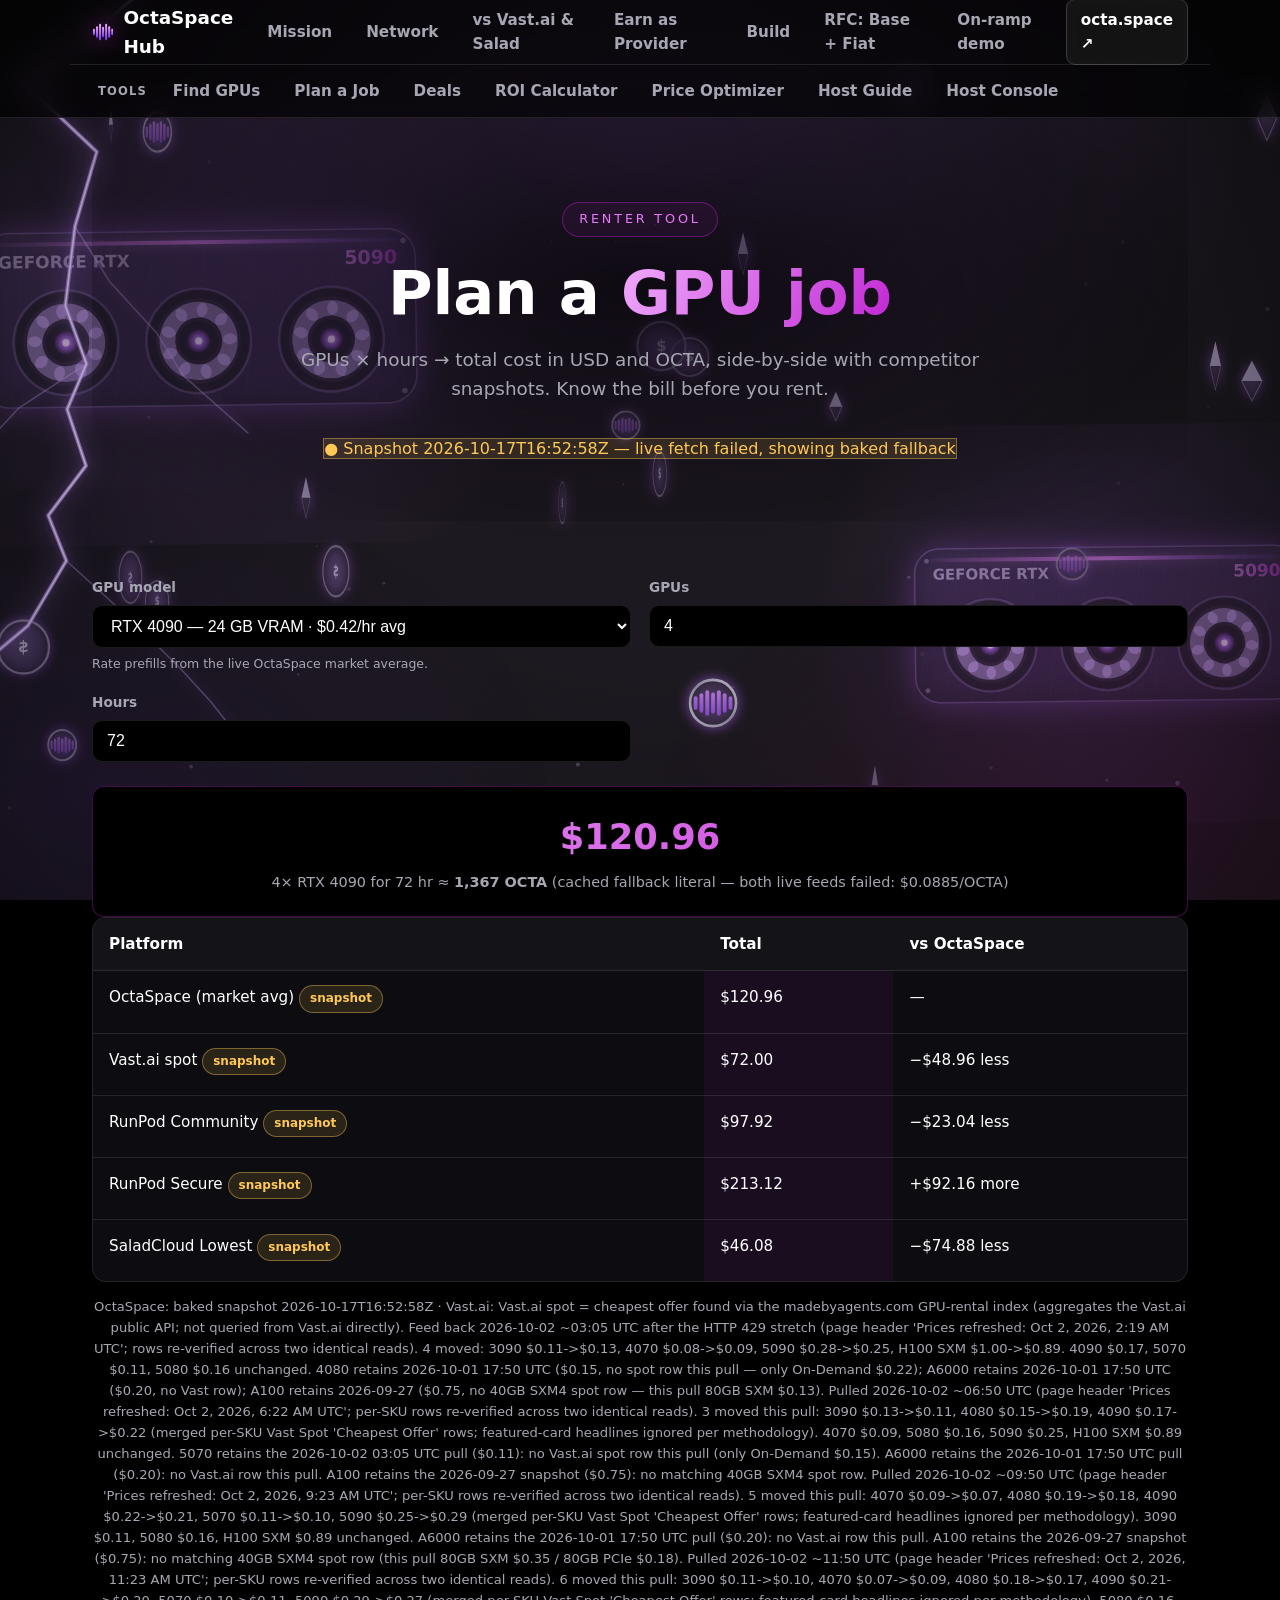
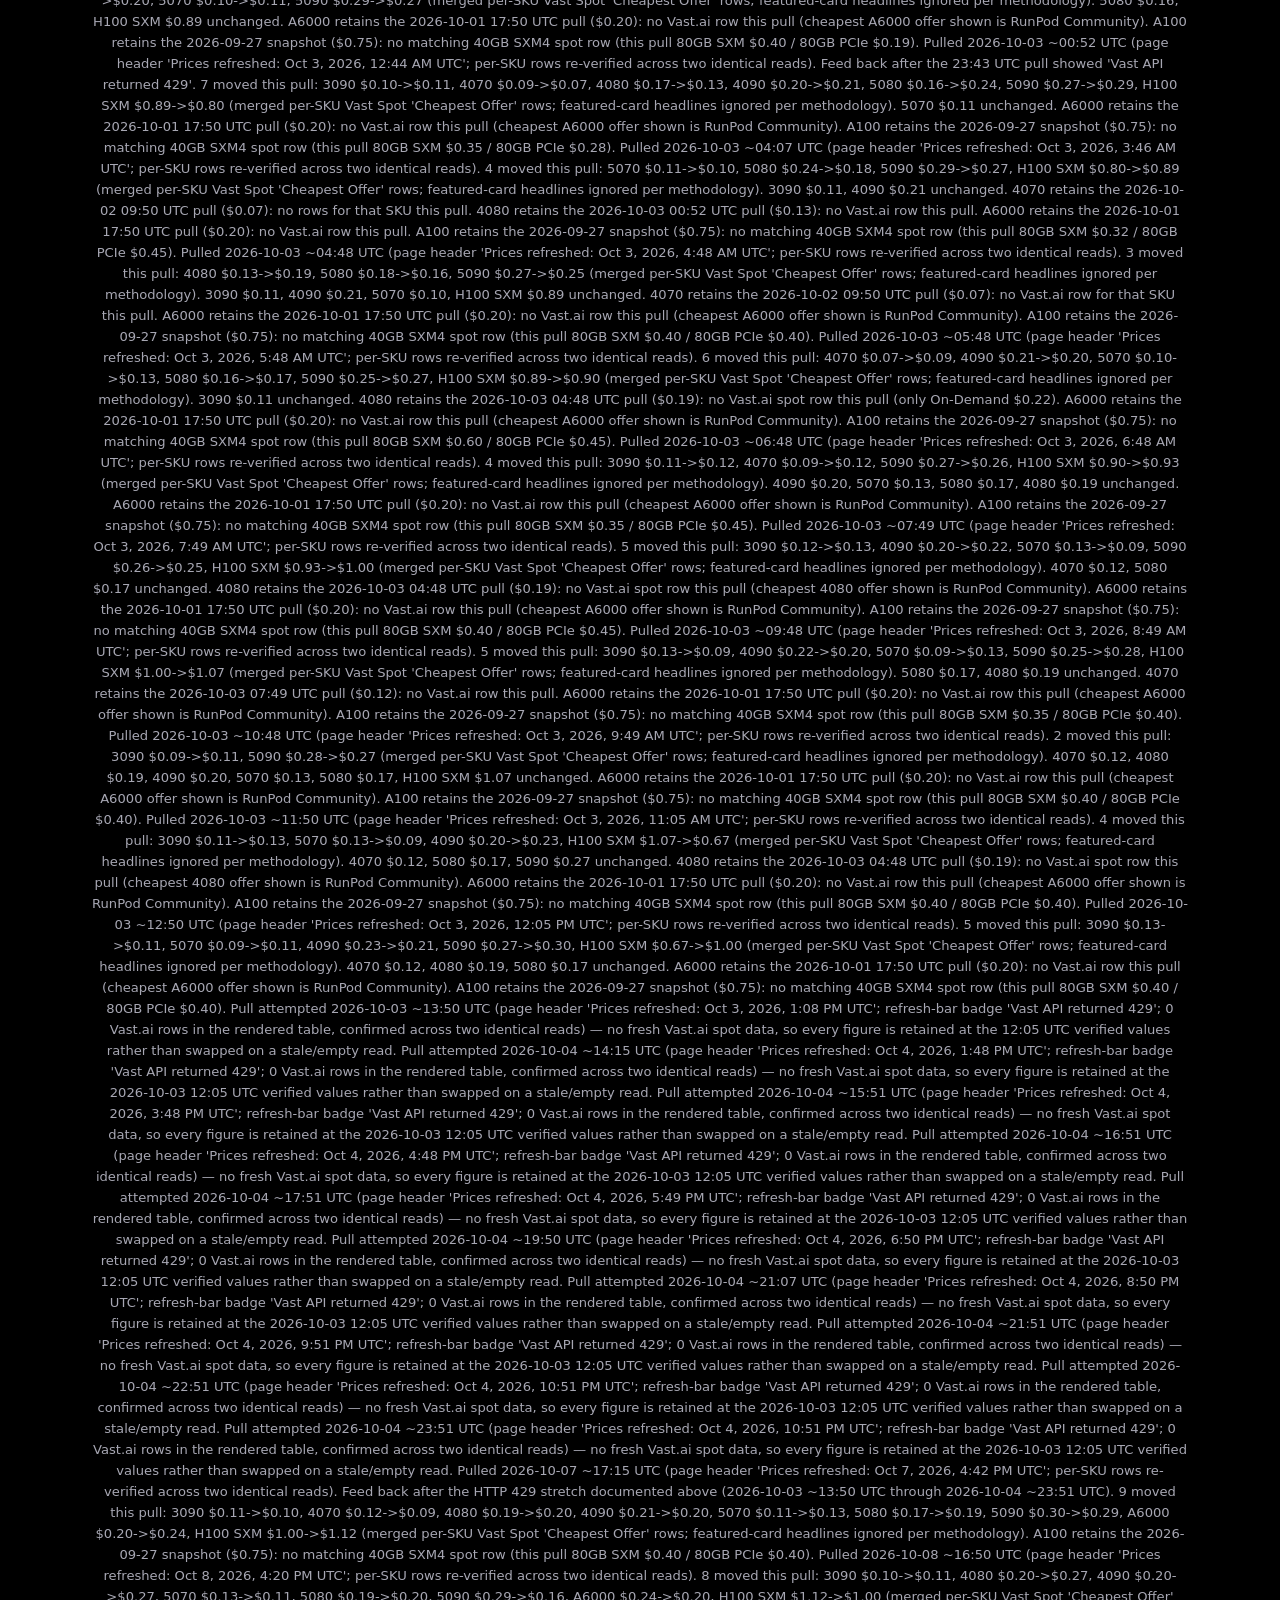
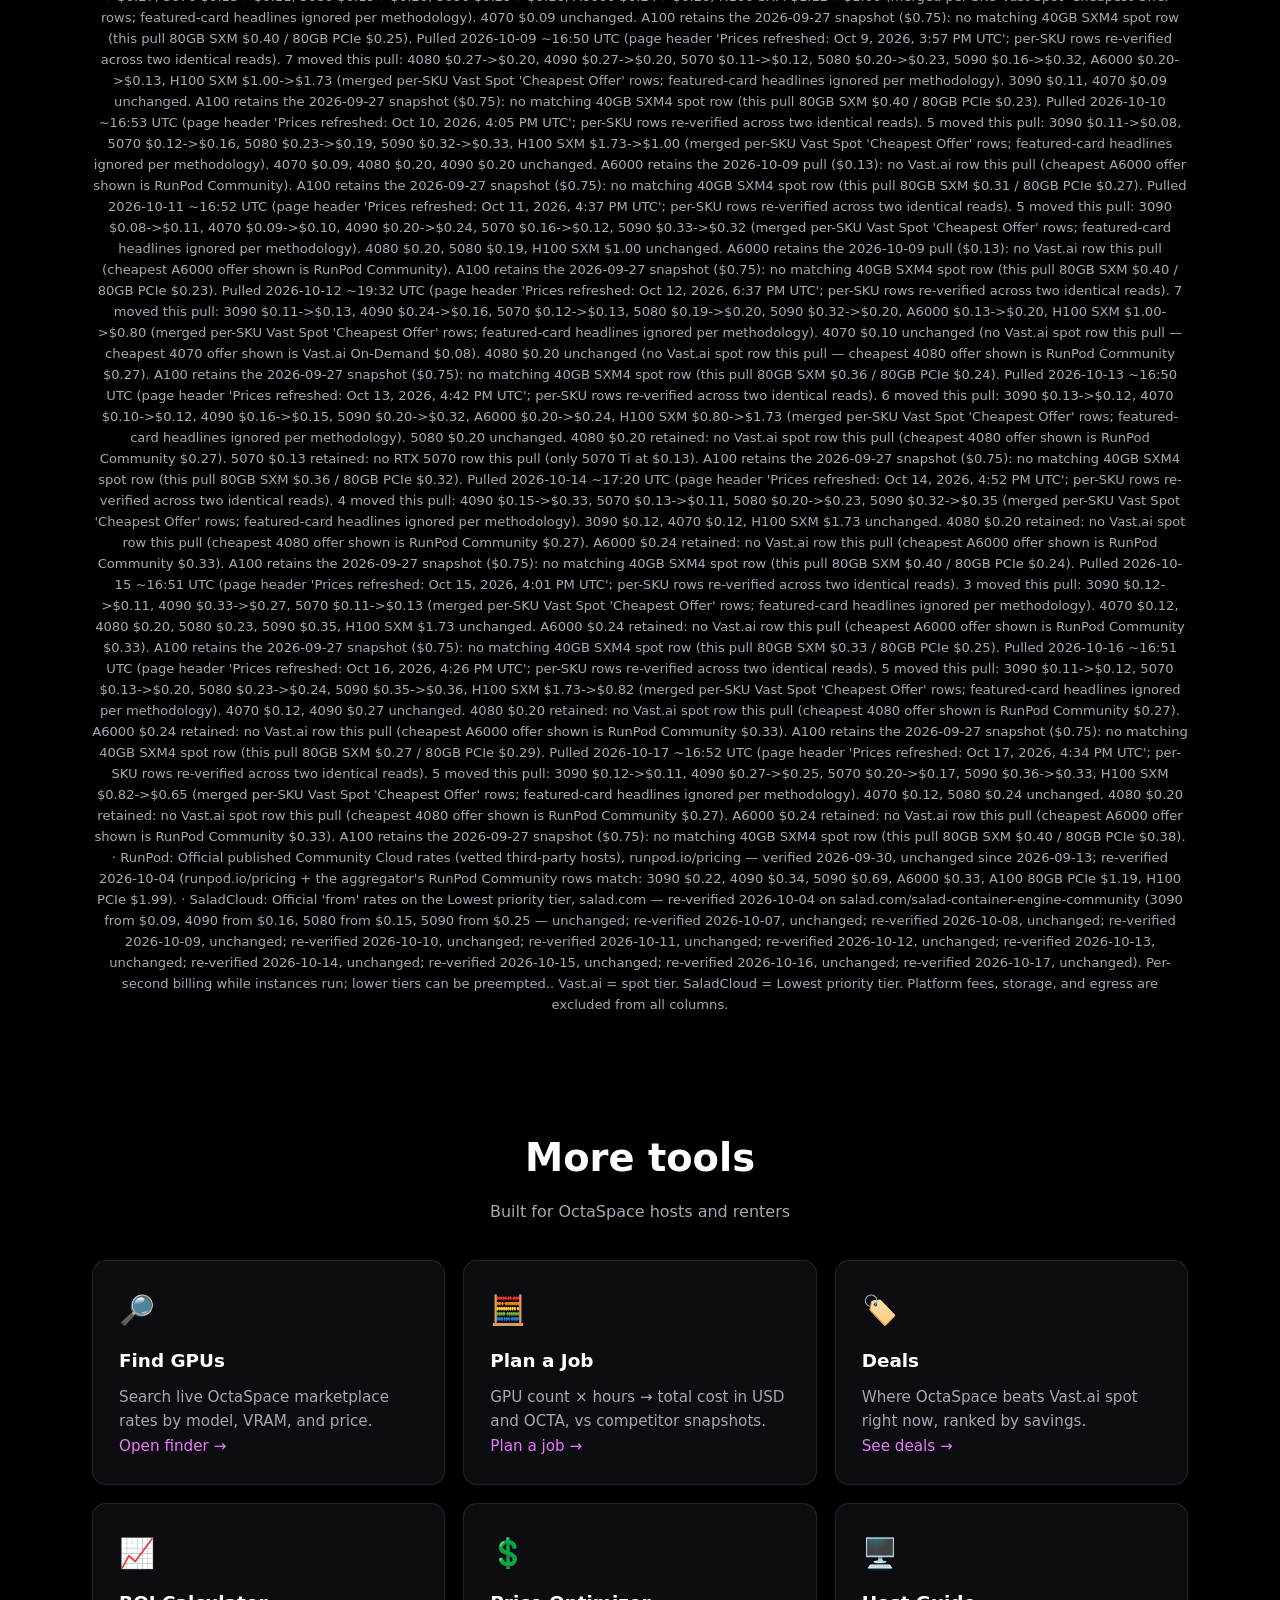
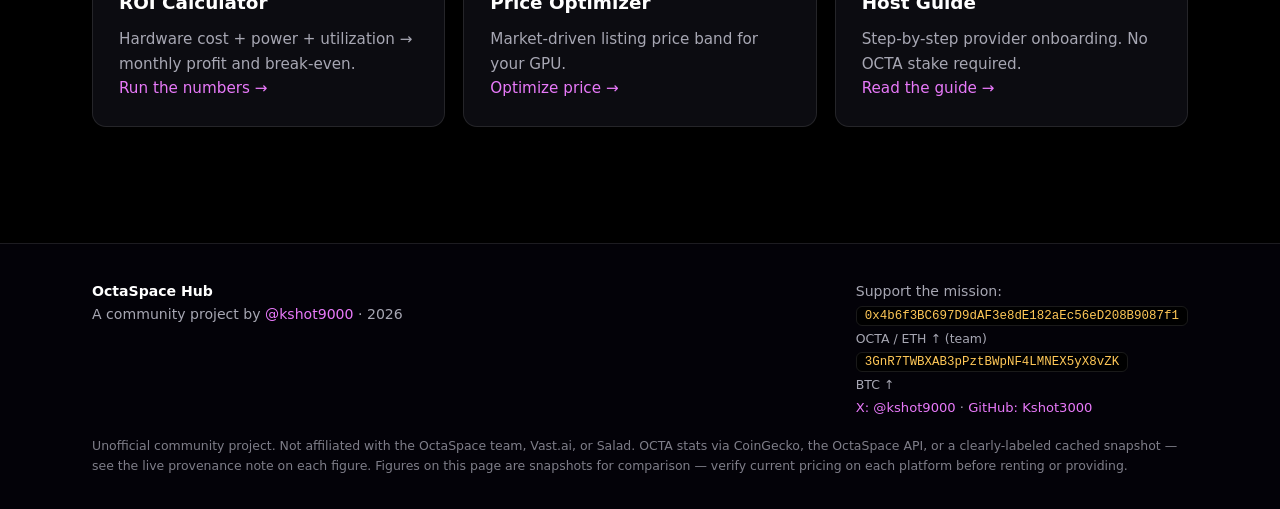
<file: plan.html>
<!DOCTYPE html>
<html lang="en">
<head>
<meta charset="UTF-8">
<meta name="viewport" content="width=device-width, initial-scale=1.0">
<title>Plan a GPU Job | OctaSpace Hub</title>
<meta name="description" content="Estimate a GPU job's total cost in USD and OCTA on OctaSpace, side-by-side with Vast.ai and RunPod snapshots.">
<meta property="og:type" content="website">
<meta property="og:site_name" content="OctaSpace Hub">
<meta property="og:title" content="Plan a GPU Job | OctaSpace Hub">
<meta property="og:description" content="Estimate a GPU job's total cost in USD and OCTA on OctaSpace, side-by-side with Vast.ai and RunPod snapshots.">
<meta property="og:url" content="https://kshot3000.github.io/Octaspace-/plan.html">
<meta property="og:image" content="https://kshot3000.github.io/Octaspace-/og-card.png">
<meta property="og:image:width" content="1200">
<meta property="og:image:height" content="630">
<meta property="og:image:alt" content="OctaSpace Hub — community mission control for the decentralized GPU cloud">
<meta name="twitter:card" content="summary_large_image">
<meta name="twitter:title" content="Plan a GPU Job | OctaSpace Hub">
<meta name="twitter:description" content="Estimate a GPU job's total cost in USD and OCTA on OctaSpace, side-by-side with Vast.ai and RunPod snapshots.">
<meta name="twitter:image" content="https://kshot3000.github.io/Octaspace-/og-card.png">
<link rel="stylesheet" href="css/style.css?v=px1249">
<link rel="icon" href="data:image/svg+xml,%3Csvg%20xmlns%3D%27http%3A%2F%2Fwww.w3.org%2F2000%2Fsvg%27%20viewBox%3D%270%200%2026%2026%27%3E%3Crect%20width%3D%2726%27%20height%3D%2726%27%20rx%3D%276%27%20fill%3D%27%230a0a0d%27%2F%3E%3Cdefs%3E%3ClinearGradient%20id%3D%27g%27%20x1%3D%270%27%20y1%3D%270%27%20x2%3D%270%27%20y2%3D%271%27%3E%3Cstop%20offset%3D%270%27%20stop-color%3D%27%23f0abfc%27%2F%3E%3Cstop%20offset%3D%271%27%20stop-color%3D%27%237c3aed%27%2F%3E%3C%2FlinearGradient%3E%3C%2Fdefs%3E%3Cg%20fill%3D%27url%28%23g%29%27%3E%3Crect%20x%3D%271.2%27%20y%3D%279%27%20width%3D%272.4%27%20height%3D%278%27%20rx%3D%271.2%27%2F%3E%3Crect%20x%3D%274.9%27%20y%3D%276%27%20width%3D%272.4%27%20height%3D%2714%27%20rx%3D%271.2%27%2F%3E%3Crect%20x%3D%278.6%27%20y%3D%273%27%20width%3D%272.4%27%20height%3D%2720%27%20rx%3D%271.2%27%2F%3E%3Crect%20x%3D%2712.3%27%20y%3D%276.5%27%20width%3D%272.4%27%20height%3D%2713%27%20rx%3D%271.2%27%2F%3E%3Crect%20x%3D%2716%27%20y%3D%273%27%20width%3D%272.4%27%20height%3D%2720%27%20rx%3D%271.2%27%2F%3E%3Crect%20x%3D%2719.7%27%20y%3D%276%27%20width%3D%272.4%27%20height%3D%2714%27%20rx%3D%271.2%27%2F%3E%3Crect%20x%3D%2723.4%27%20y%3D%279%27%20width%3D%272.4%27%20height%3D%278%27%20rx%3D%271.2%27%2F%3E%3C%2Fg%3E%3C%2Fsvg%3E">
</head>
<body data-page="plan">
<a class="skip" href="#main">Skip to content</a>
<nav aria-label="Primary"><div class="wrap nav-in">
  <a class="brand" href="index.html"><svg class="mark" width="26" height="26" viewBox="0 0 26 26" aria-hidden="true"><defs><linearGradient id="octabars" x1="0" y1="0" x2="0" y2="1"><stop offset="0" stop-color="#f0abfc"/><stop offset="1" stop-color="#7c3aed"/></linearGradient></defs><g fill="url(#octabars)"><rect x="1.2" y="9" width="2.4" height="8" rx="1.2"/><rect x="4.9" y="6" width="2.4" height="14" rx="1.2"/><rect x="8.6" y="3" width="2.4" height="20" rx="1.2"/><rect x="12.3" y="6.5" width="2.4" height="13" rx="1.2"/><rect x="16" y="3" width="2.4" height="20" rx="1.2"/><rect x="19.7" y="6" width="2.4" height="14" rx="1.2"/><rect x="23.4" y="9" width="2.4" height="8" rx="1.2"/></g></svg>OctaSpace Hub</a>
  <div class="nav-links">
    <a data-page="index" href="index.html">Mission</a>
    <a data-page="network" href="network.html">Network</a>
    <a data-page="compare" href="compare.html">vs Vast.ai &amp; Salad</a>
    <a data-page="earn" href="earn.html">Earn as Provider</a>
    <a data-page="build" href="build.html">Build</a>
    <a data-page="rfc" href="rfc-base-fiat.html">RFC: Base + Fiat</a>
    <a data-page="onramp" href="onramp-demo.html">On-ramp demo</a>
    <a class="cta" href="https://octa.space" target="_blank" rel="noopener">octa.space ↗</a>
  </div>
</div>
<div class="wrap" style="border-top:1px solid var(--line)">
  <div class="nav-links" style="padding:6px 0;flex-wrap:wrap" aria-label="Host and renter tools">
    <span style="font-size:.72rem;font-weight:800;letter-spacing:.1em;color:var(--muted);padding:8px 6px">TOOLS</span>
    <a href="find.html">Find GPUs</a>
    <a href="plan.html">Plan a Job</a>
    <a href="deals.html">Deals</a>
    <a href="roi.html">ROI Calculator</a>
    <a href="pricing.html">Price Optimizer</a>
    <a href="host.html">Host Guide</a>
    <a href="console.html">Host Console</a>
  </div>
</div>
</nav>
<main id="main" tabindex="-1">
<div class="wrap">

<header class="hero"><div class="wrap">
  <span class="kicker">Renter tool</span>
  <h1>Plan a <span class="grad">GPU job</span></h1>
  <p class="lead">GPUs × hours → total cost in USD and OCTA, side-by-side with competitor snapshots. Know the bill before you rent.</p>
  <p id="plan-status" style="margin-top:14px"></p>
</div></header>

<section aria-label="Job inputs">
  <div class="calc-grid">
    <div class="field"><label for="p-gpu">GPU model</label><select id="p-gpu" aria-describedby="p-gpu-hint"></select><span id="p-gpu-hint" style="display:block;font-size:.78rem;color:var(--muted);margin-top:6px">Rate prefills from the live OctaSpace market average.</span></div>
    <div class="field"><label for="p-count">GPUs</label><input id="p-count" type="number" min="1" step="1" value="4"></div>
    <div class="field"><label for="p-hours">Hours</label><input id="p-hours" type="number" min="1" step="1" value="72"></div>
  </div>
  <div id="plan-out" style="margin-top:8px"><p style="color:var(--muted)">Loading market data…</p></div>
</section>

<section aria-label="More tools">
  <div class="sec-head"><h2>More tools</h2><p>Built for OctaSpace hosts and renters</p></div>
  <div class="cards">
    <div class="card"><span class="icon">🔎</span><h3>Find GPUs</h3><p>Search live OctaSpace marketplace rates by model, VRAM, and price.</p><p><a href="find.html">Open finder →</a></p></div>
    <div class="card"><span class="icon">🧮</span><h3>Plan a Job</h3><p>GPU count × hours → total cost in USD and OCTA, vs competitor snapshots.</p><p><a href="plan.html">Plan a job →</a></p></div>
    <div class="card"><span class="icon">🏷️</span><h3>Deals</h3><p>Where OctaSpace beats Vast.ai spot right now, ranked by savings.</p><p><a href="deals.html">See deals →</a></p></div>
    <div class="card"><span class="icon">📈</span><h3>ROI Calculator</h3><p>Hardware cost + power + utilization → monthly profit and break-even.</p><p><a href="roi.html">Run the numbers →</a></p></div>
    <div class="card"><span class="icon">💲</span><h3>Price Optimizer</h3><p>Market-driven listing price band for your GPU.</p><p><a href="pricing.html">Optimize price →</a></p></div>
    <div class="card"><span class="icon">🖥️</span><h3>Host Guide</h3><p>Step-by-step provider onboarding. No OCTA stake required.</p><p><a href="host.html">Read the guide →</a></p></div>
  </div>
</section>
</div>
</main>

<footer><div class="wrap">
  <div class="foot-grid">
    <div>
      <strong style="color:var(--txt)">OctaSpace Hub</strong><br>
      A community project by <a href="https://x.com/kshot9000" target="_blank" rel="noopener">@kshot9000</a> · <span data-year></span>
    </div>
    <div class="donate">
      Support the mission:<br>
      <code title="OCTA / ETH — team donation address">0x4b6f3BC697D9dAF3e8dE182aEc56eD208B9087f1</code><br>
      <span style="font-size:.78rem">OCTA / ETH ↑ (team)</span><br>
      <code title="BTC">3GnR7TWBXAB3pPztBWpNF4LMNEX5yX8vZK</code><br>
      <span style="font-size:.78rem">BTC ↑</span><br>
      <span style="font-size:.82rem"><a href="https://x.com/kshot9000" target="_blank" rel="noopener">X: @kshot9000</a> ·
      <a href="https://github.com/Kshot3000" target="_blank" rel="noopener">GitHub: Kshot3000</a></span>
    </div>
  </div>
  <p class="disclaimer">Unofficial community project. Not affiliated with the OctaSpace team, Vast.ai, or Salad. OCTA stats via CoinGecko, the OctaSpace API, or a clearly-labeled cached snapshot — see the live provenance note on each figure. Figures on this page are snapshots for comparison — verify current pricing on each platform before renting or providing.</p>
</div></footer>
<script src="js/app.js?v=px1349"></script>
<script src="js/market.js?v=px1350"></script>
<script src="js/tools.js?v=px1221"></script>
<script src="js/fx-bg.js?v=px1206" defer></script>
</body>
</html>
</file>
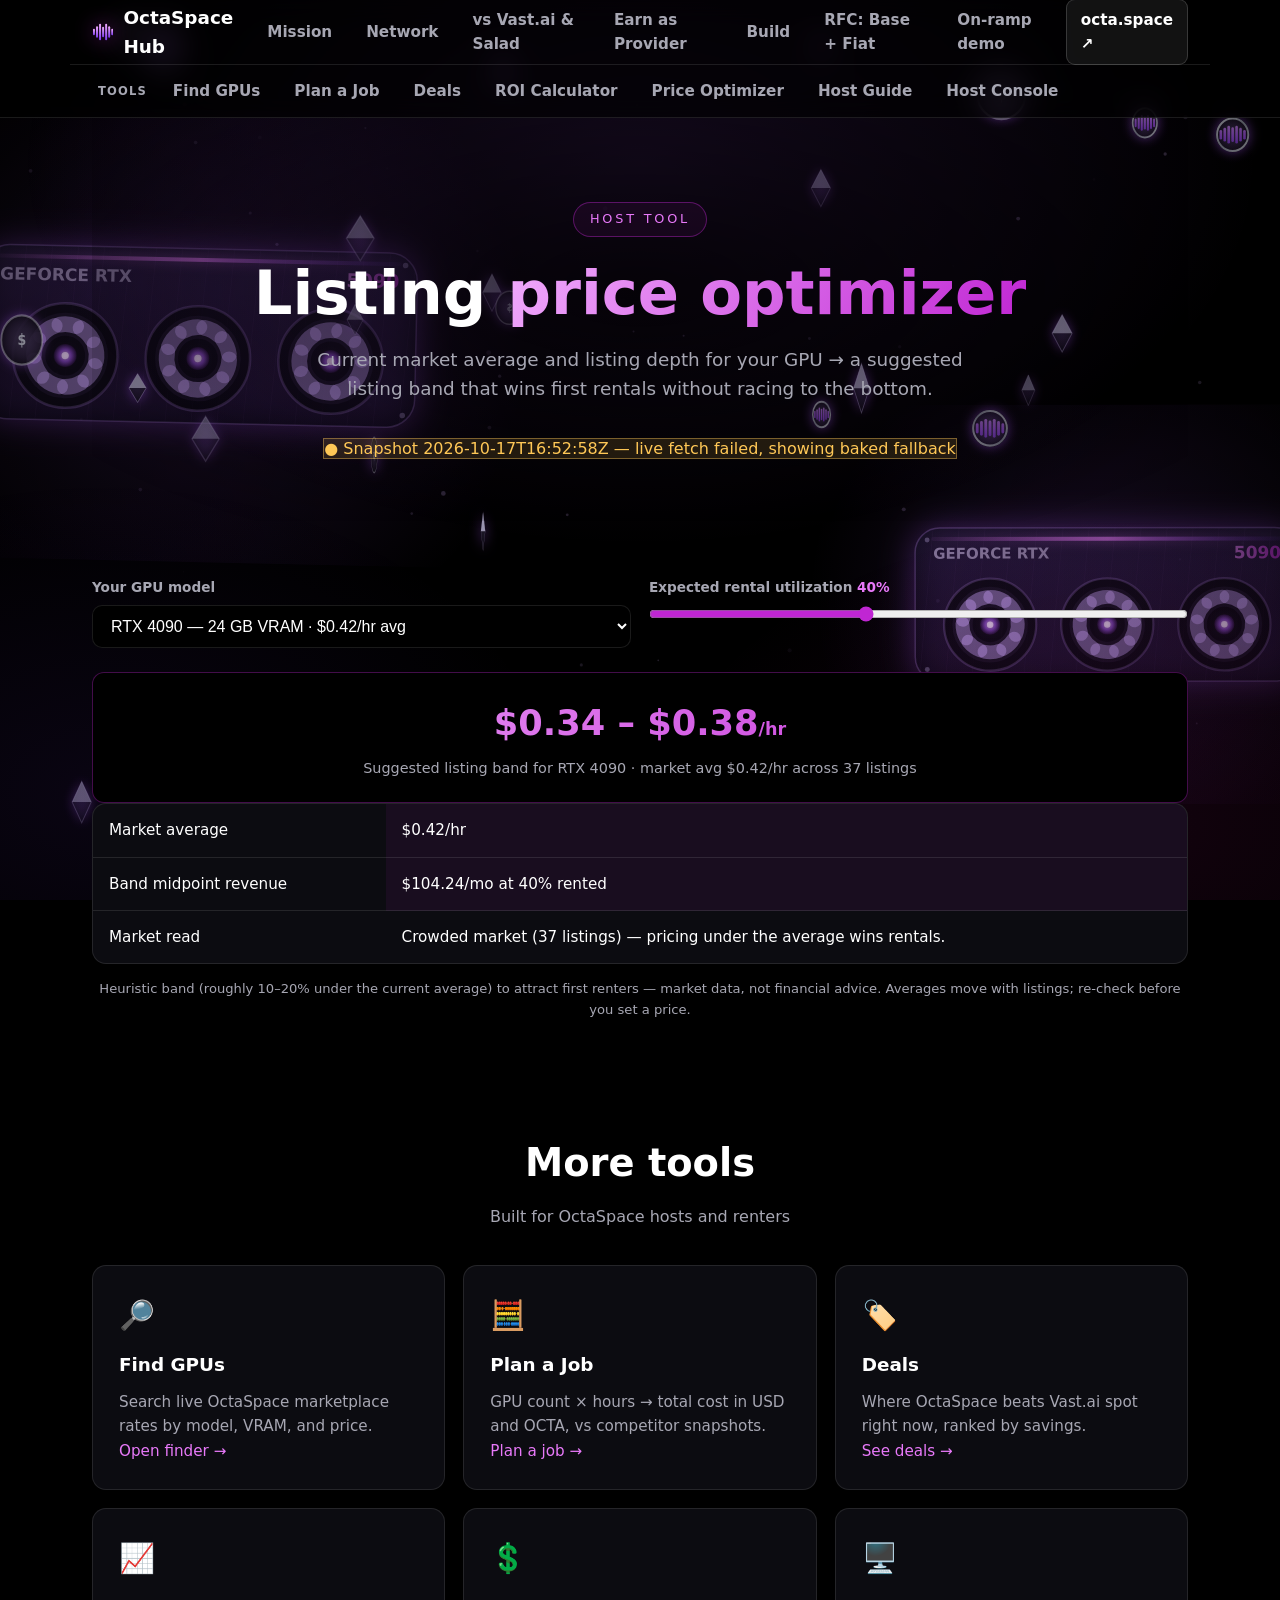
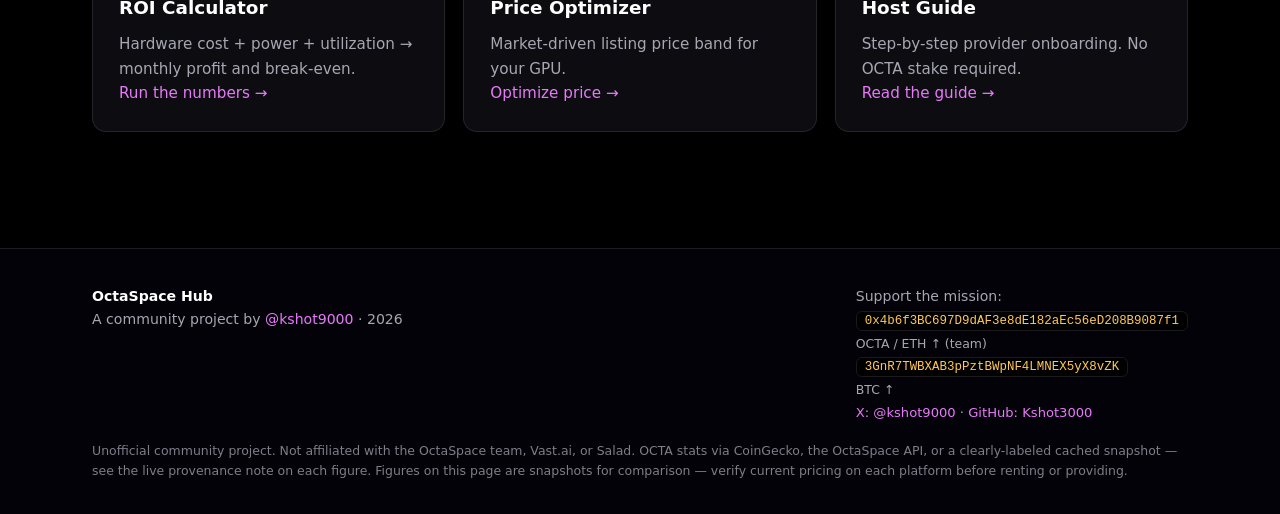
<file: pricing.html>
<!DOCTYPE html>
<html lang="en">
<head>
<meta charset="UTF-8">
<meta name="viewport" content="width=device-width, initial-scale=1.0">
<title>Listing Price Optimizer | OctaSpace Hub</title>
<meta name="description" content="A market-driven suggested listing price band for your OctaSpace provider GPU, from live averages and listing depth.">
<meta property="og:type" content="website">
<meta property="og:site_name" content="OctaSpace Hub">
<meta property="og:title" content="Listing Price Optimizer | OctaSpace Hub">
<meta property="og:description" content="A market-driven suggested listing price band for your OctaSpace provider GPU, from live averages and listing depth.">
<meta property="og:url" content="https://kshot3000.github.io/Octaspace-/pricing.html">
<meta property="og:image" content="https://kshot3000.github.io/Octaspace-/og-card.png">
<meta property="og:image:width" content="1200">
<meta property="og:image:height" content="630">
<meta property="og:image:alt" content="OctaSpace Hub — community mission control for the decentralized GPU cloud">
<meta name="twitter:card" content="summary_large_image">
<meta name="twitter:title" content="Listing Price Optimizer | OctaSpace Hub">
<meta name="twitter:description" content="A market-driven suggested listing price band for your OctaSpace provider GPU, from live averages and listing depth.">
<meta name="twitter:image" content="https://kshot3000.github.io/Octaspace-/og-card.png">
<link rel="stylesheet" href="css/style.css?v=px1249">
<link rel="icon" href="data:image/svg+xml,%3Csvg%20xmlns%3D%27http%3A%2F%2Fwww.w3.org%2F2000%2Fsvg%27%20viewBox%3D%270%200%2026%2026%27%3E%3Crect%20width%3D%2726%27%20height%3D%2726%27%20rx%3D%276%27%20fill%3D%27%230a0a0d%27%2F%3E%3Cdefs%3E%3ClinearGradient%20id%3D%27g%27%20x1%3D%270%27%20y1%3D%270%27%20x2%3D%270%27%20y2%3D%271%27%3E%3Cstop%20offset%3D%270%27%20stop-color%3D%27%23f0abfc%27%2F%3E%3Cstop%20offset%3D%271%27%20stop-color%3D%27%237c3aed%27%2F%3E%3C%2FlinearGradient%3E%3C%2Fdefs%3E%3Cg%20fill%3D%27url%28%23g%29%27%3E%3Crect%20x%3D%271.2%27%20y%3D%279%27%20width%3D%272.4%27%20height%3D%278%27%20rx%3D%271.2%27%2F%3E%3Crect%20x%3D%274.9%27%20y%3D%276%27%20width%3D%272.4%27%20height%3D%2714%27%20rx%3D%271.2%27%2F%3E%3Crect%20x%3D%278.6%27%20y%3D%273%27%20width%3D%272.4%27%20height%3D%2720%27%20rx%3D%271.2%27%2F%3E%3Crect%20x%3D%2712.3%27%20y%3D%276.5%27%20width%3D%272.4%27%20height%3D%2713%27%20rx%3D%271.2%27%2F%3E%3Crect%20x%3D%2716%27%20y%3D%273%27%20width%3D%272.4%27%20height%3D%2720%27%20rx%3D%271.2%27%2F%3E%3Crect%20x%3D%2719.7%27%20y%3D%276%27%20width%3D%272.4%27%20height%3D%2714%27%20rx%3D%271.2%27%2F%3E%3Crect%20x%3D%2723.4%27%20y%3D%279%27%20width%3D%272.4%27%20height%3D%278%27%20rx%3D%271.2%27%2F%3E%3C%2Fg%3E%3C%2Fsvg%3E">
</head>
<body data-page="pricing">
<a class="skip" href="#main">Skip to content</a>
<nav aria-label="Primary"><div class="wrap nav-in">
  <a class="brand" href="index.html"><svg class="mark" width="26" height="26" viewBox="0 0 26 26" aria-hidden="true"><defs><linearGradient id="octabars" x1="0" y1="0" x2="0" y2="1"><stop offset="0" stop-color="#f0abfc"/><stop offset="1" stop-color="#7c3aed"/></linearGradient></defs><g fill="url(#octabars)"><rect x="1.2" y="9" width="2.4" height="8" rx="1.2"/><rect x="4.9" y="6" width="2.4" height="14" rx="1.2"/><rect x="8.6" y="3" width="2.4" height="20" rx="1.2"/><rect x="12.3" y="6.5" width="2.4" height="13" rx="1.2"/><rect x="16" y="3" width="2.4" height="20" rx="1.2"/><rect x="19.7" y="6" width="2.4" height="14" rx="1.2"/><rect x="23.4" y="9" width="2.4" height="8" rx="1.2"/></g></svg>OctaSpace Hub</a>
  <div class="nav-links">
    <a data-page="index" href="index.html">Mission</a>
    <a data-page="network" href="network.html">Network</a>
    <a data-page="compare" href="compare.html">vs Vast.ai &amp; Salad</a>
    <a data-page="earn" href="earn.html">Earn as Provider</a>
    <a data-page="build" href="build.html">Build</a>
    <a data-page="rfc" href="rfc-base-fiat.html">RFC: Base + Fiat</a>
    <a data-page="onramp" href="onramp-demo.html">On-ramp demo</a>
    <a class="cta" href="https://octa.space" target="_blank" rel="noopener">octa.space ↗</a>
  </div>
</div>
<div class="wrap" style="border-top:1px solid var(--line)">
  <div class="nav-links" style="padding:6px 0;flex-wrap:wrap" aria-label="Host and renter tools">
    <span style="font-size:.72rem;font-weight:800;letter-spacing:.1em;color:var(--muted);padding:8px 6px">TOOLS</span>
    <a href="find.html">Find GPUs</a>
    <a href="plan.html">Plan a Job</a>
    <a href="deals.html">Deals</a>
    <a href="roi.html">ROI Calculator</a>
    <a href="pricing.html">Price Optimizer</a>
    <a href="host.html">Host Guide</a>
    <a href="console.html">Host Console</a>
  </div>
</div>
</nav>
<main id="main" tabindex="-1">
<div class="wrap">

<header class="hero"><div class="wrap">
  <span class="kicker">Host tool</span>
  <h1>Listing <span class="grad">price optimizer</span></h1>
  <p class="lead">Current market average and listing depth for your GPU → a suggested listing band that wins first rentals without racing to the bottom.</p>
  <p id="pricing-status" style="margin-top:14px"></p>
</div></header>

<section aria-label="Pricing inputs">
  <div class="calc-grid">
    <div class="field"><label for="x-gpu">Your GPU model</label><select id="x-gpu"></select></div>
    <div class="field"><label for="x-util">Expected rental utilization <span class="range-val" id="x-util-val">40%</span></label><input id="x-util" type="range" min="0" max="100" value="40"></div>
  </div>
  <div id="pricing-out" style="margin-top:8px"><p style="color:var(--muted)">Loading market data…</p></div>
</section>

<section aria-label="More tools">
  <div class="sec-head"><h2>More tools</h2><p>Built for OctaSpace hosts and renters</p></div>
  <div class="cards">
    <div class="card"><span class="icon">🔎</span><h3>Find GPUs</h3><p>Search live OctaSpace marketplace rates by model, VRAM, and price.</p><p><a href="find.html">Open finder →</a></p></div>
    <div class="card"><span class="icon">🧮</span><h3>Plan a Job</h3><p>GPU count × hours → total cost in USD and OCTA, vs competitor snapshots.</p><p><a href="plan.html">Plan a job →</a></p></div>
    <div class="card"><span class="icon">🏷️</span><h3>Deals</h3><p>Where OctaSpace beats Vast.ai spot right now, ranked by savings.</p><p><a href="deals.html">See deals →</a></p></div>
    <div class="card"><span class="icon">📈</span><h3>ROI Calculator</h3><p>Hardware cost + power + utilization → monthly profit and break-even.</p><p><a href="roi.html">Run the numbers →</a></p></div>
    <div class="card"><span class="icon">💲</span><h3>Price Optimizer</h3><p>Market-driven listing price band for your GPU.</p><p><a href="pricing.html">Optimize price →</a></p></div>
    <div class="card"><span class="icon">🖥️</span><h3>Host Guide</h3><p>Step-by-step provider onboarding. No OCTA stake required.</p><p><a href="host.html">Read the guide →</a></p></div>
  </div>
</section>
</div>
</main>

<footer><div class="wrap">
  <div class="foot-grid">
    <div>
      <strong style="color:var(--txt)">OctaSpace Hub</strong><br>
      A community project by <a href="https://x.com/kshot9000" target="_blank" rel="noopener">@kshot9000</a> · <span data-year></span>
    </div>
    <div class="donate">
      Support the mission:<br>
      <code title="OCTA / ETH — team donation address">0x4b6f3BC697D9dAF3e8dE182aEc56eD208B9087f1</code><br>
      <span style="font-size:.78rem">OCTA / ETH ↑ (team)</span><br>
      <code title="BTC">3GnR7TWBXAB3pPztBWpNF4LMNEX5yX8vZK</code><br>
      <span style="font-size:.78rem">BTC ↑</span><br>
      <span style="font-size:.82rem"><a href="https://x.com/kshot9000" target="_blank" rel="noopener">X: @kshot9000</a> ·
      <a href="https://github.com/Kshot3000" target="_blank" rel="noopener">GitHub: Kshot3000</a></span>
    </div>
  </div>
  <p class="disclaimer">Unofficial community project. Not affiliated with the OctaSpace team, Vast.ai, or Salad. OCTA stats via CoinGecko, the OctaSpace API, or a clearly-labeled cached snapshot — see the live provenance note on each figure. Figures on this page are snapshots for comparison — verify current pricing on each platform before renting or providing.</p>
</div></footer>
<script src="js/app.js?v=px1349"></script>
<script src="js/market.js?v=px1350"></script>
<script src="js/tools.js?v=px1221"></script>
<script src="js/fx-bg.js?v=px1206" defer></script>
</body>
</html>
</file>
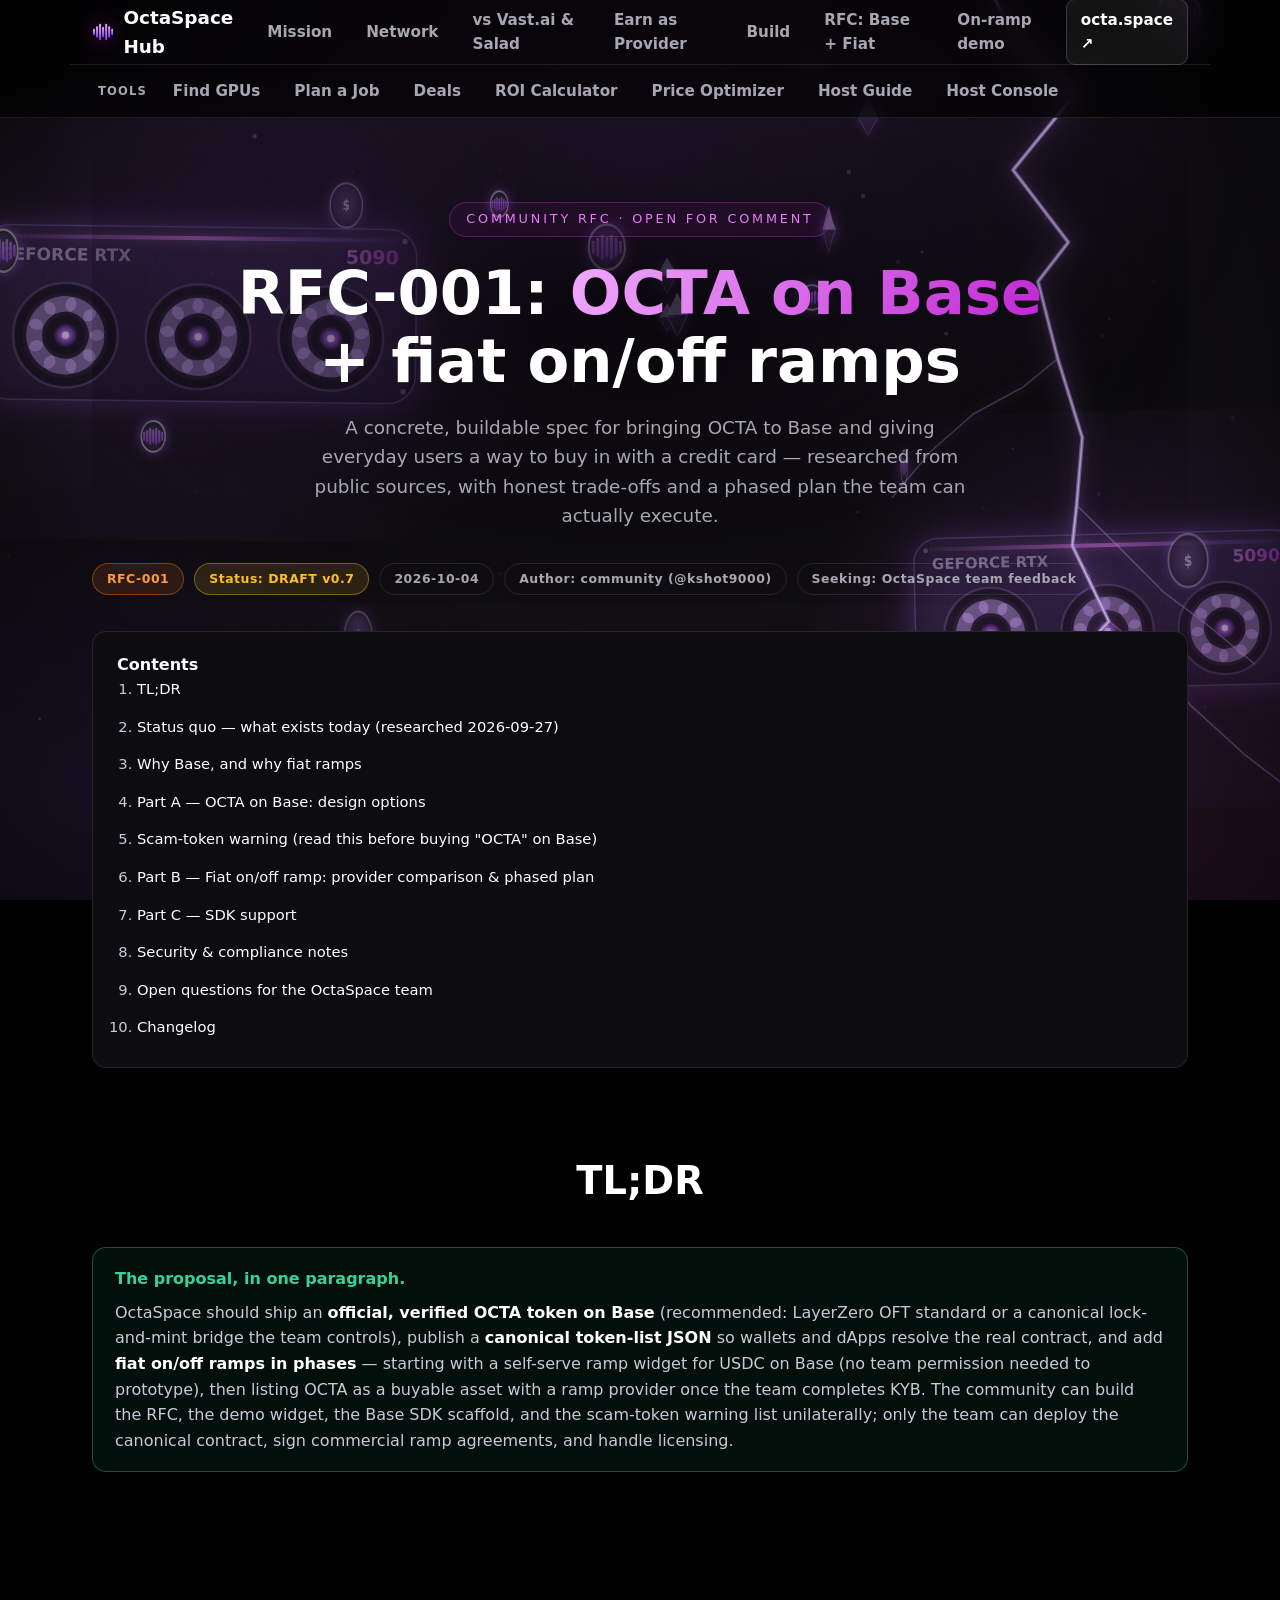
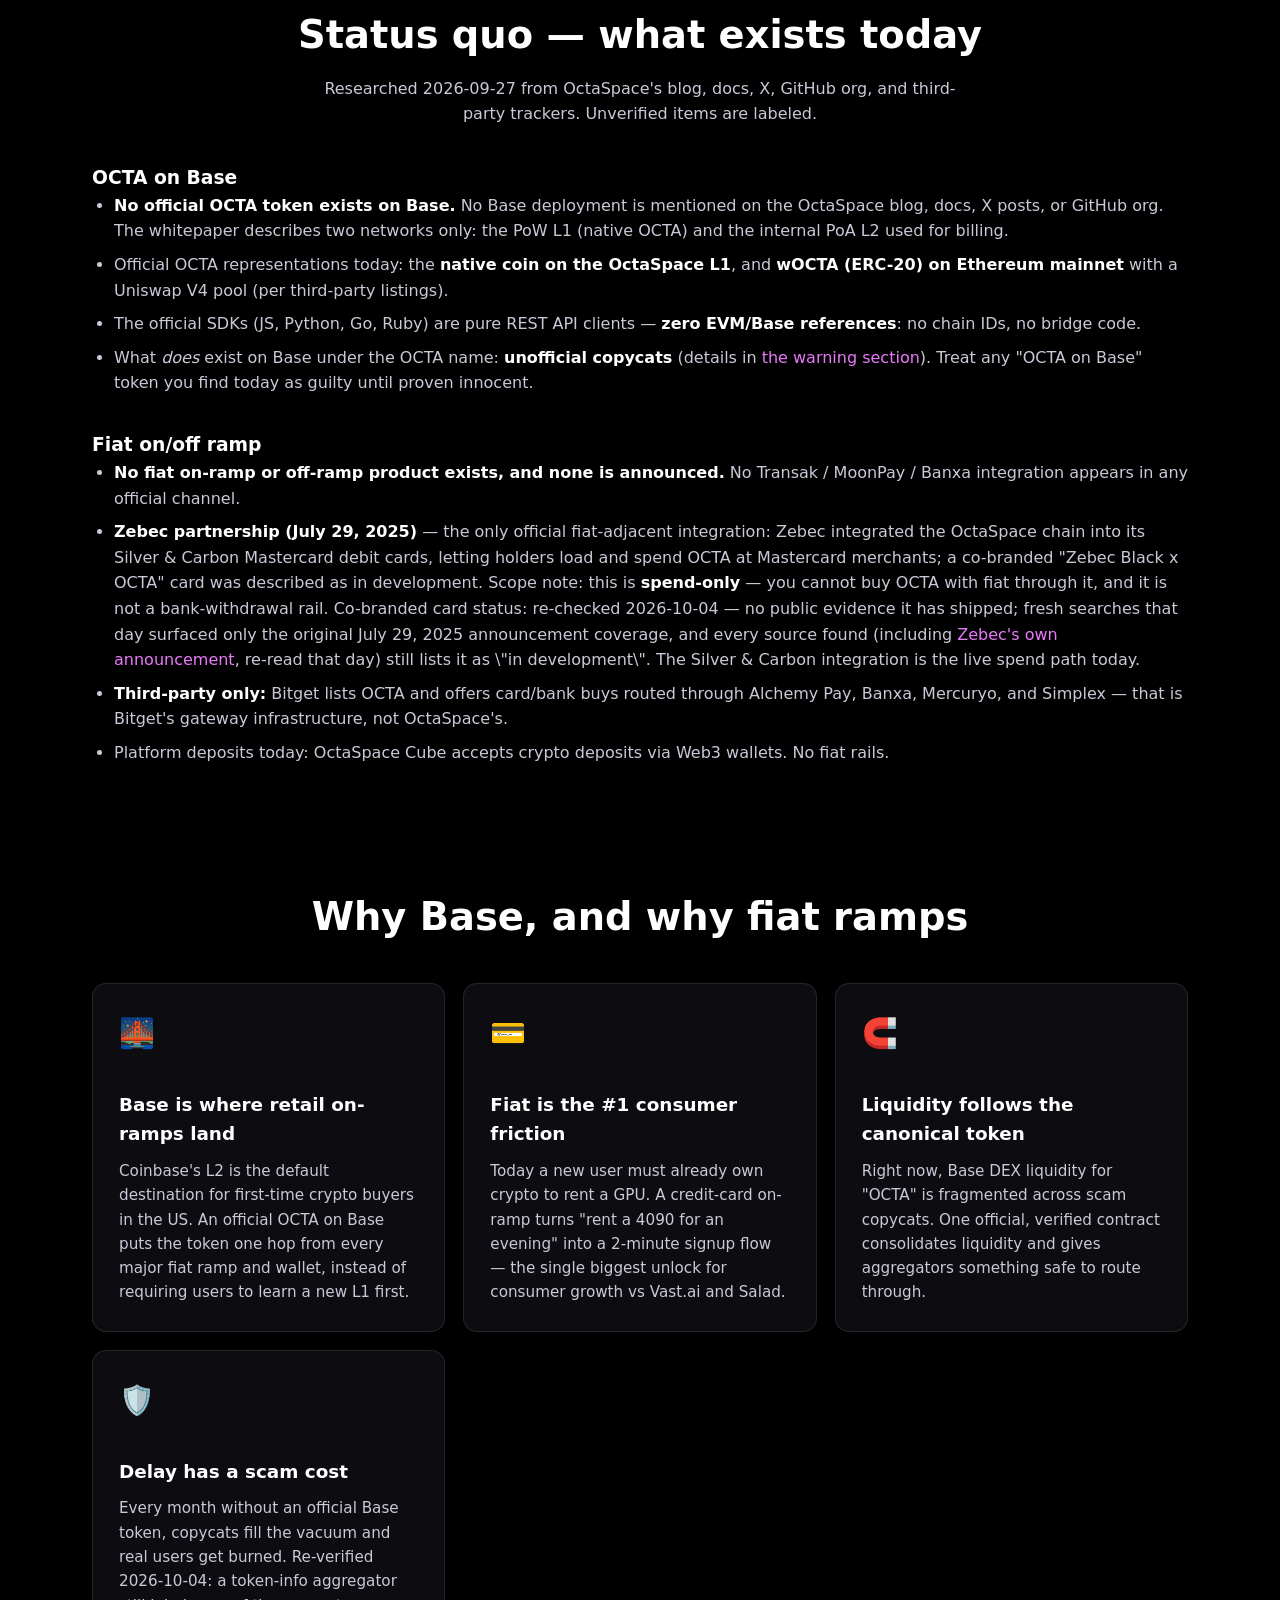
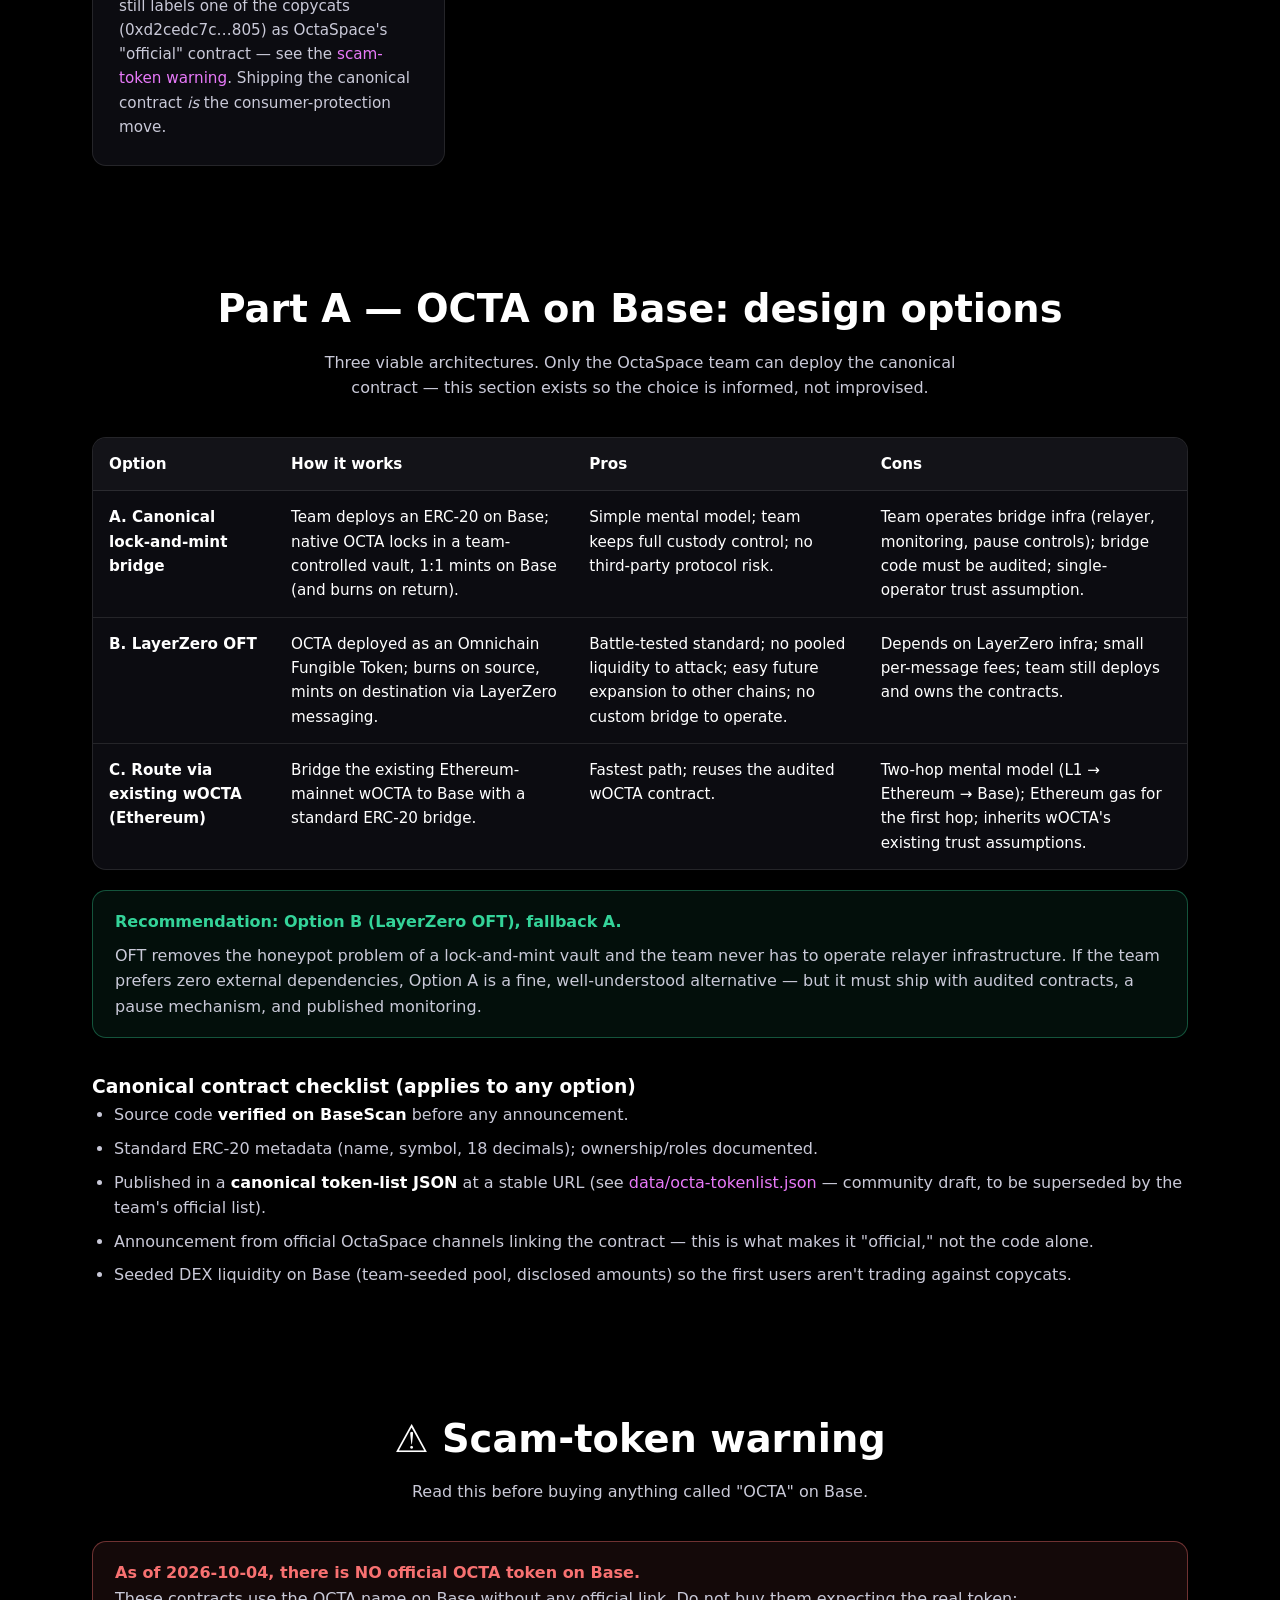
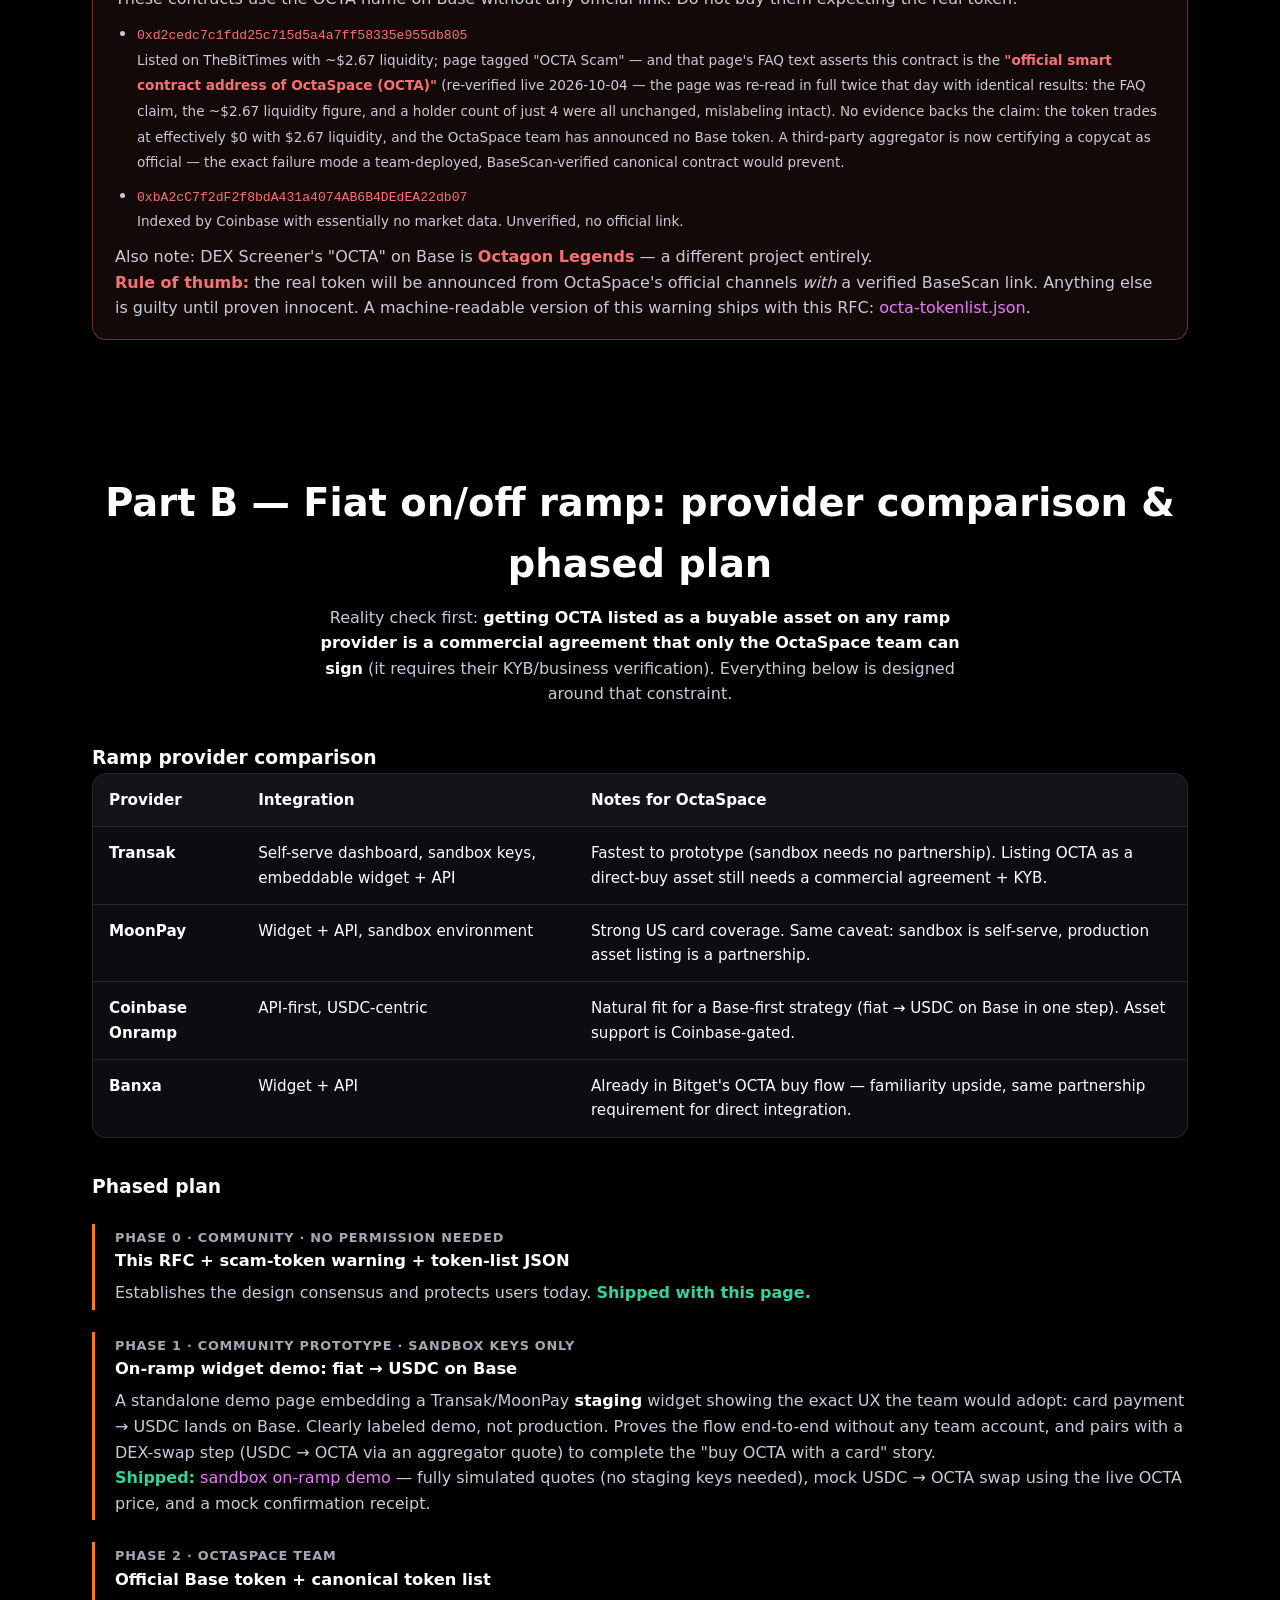
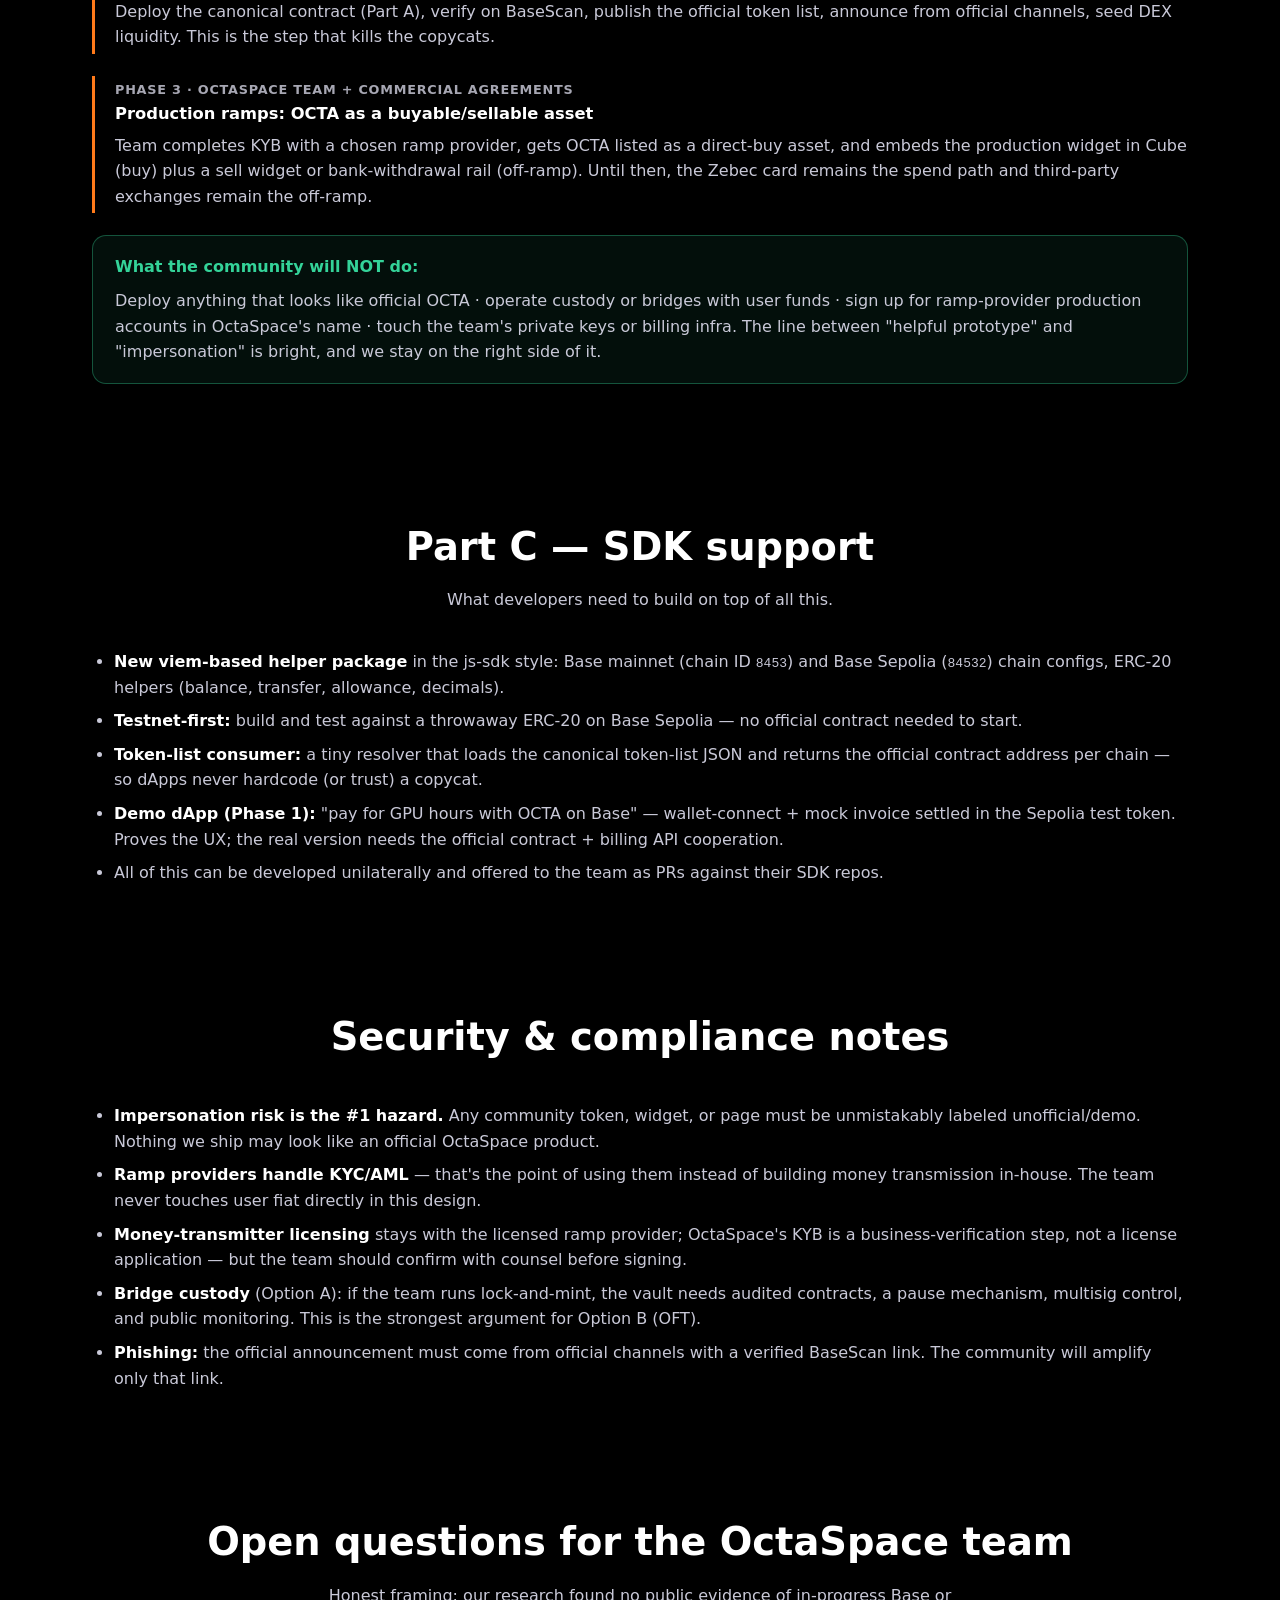
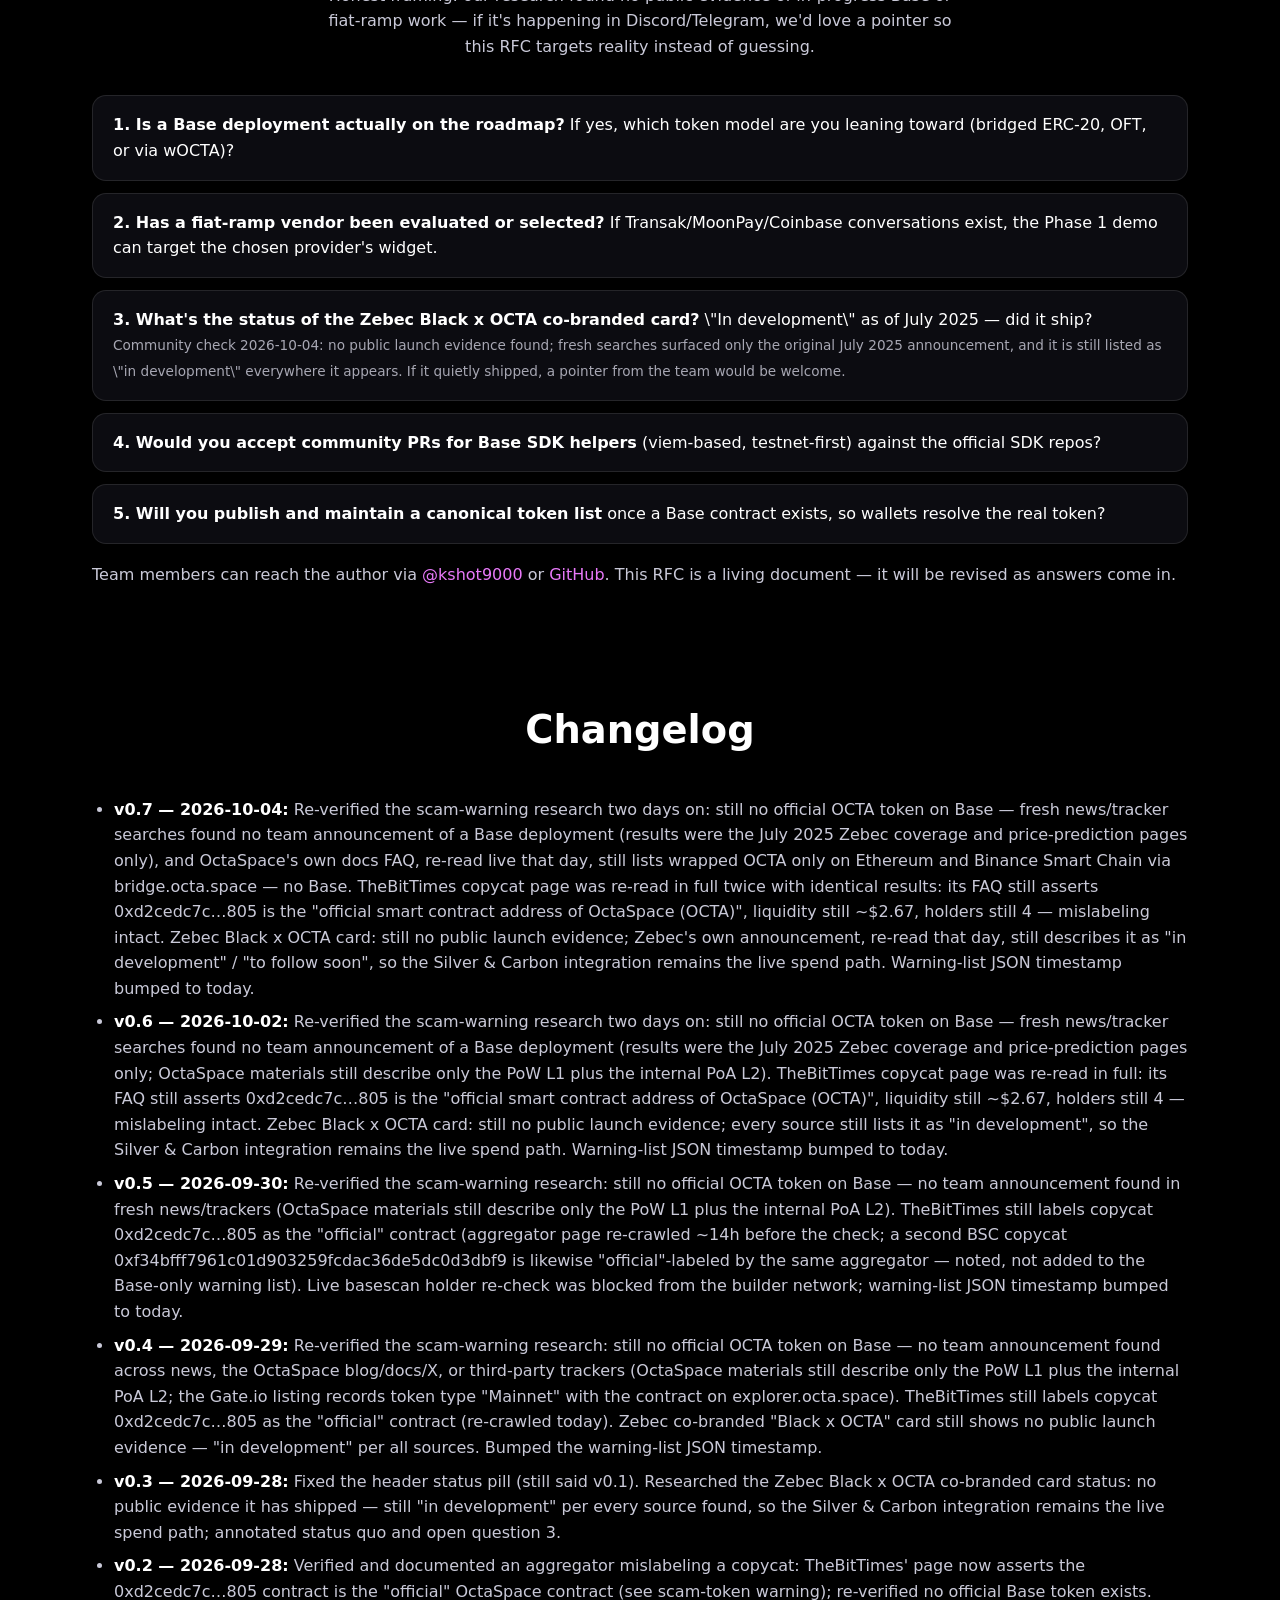
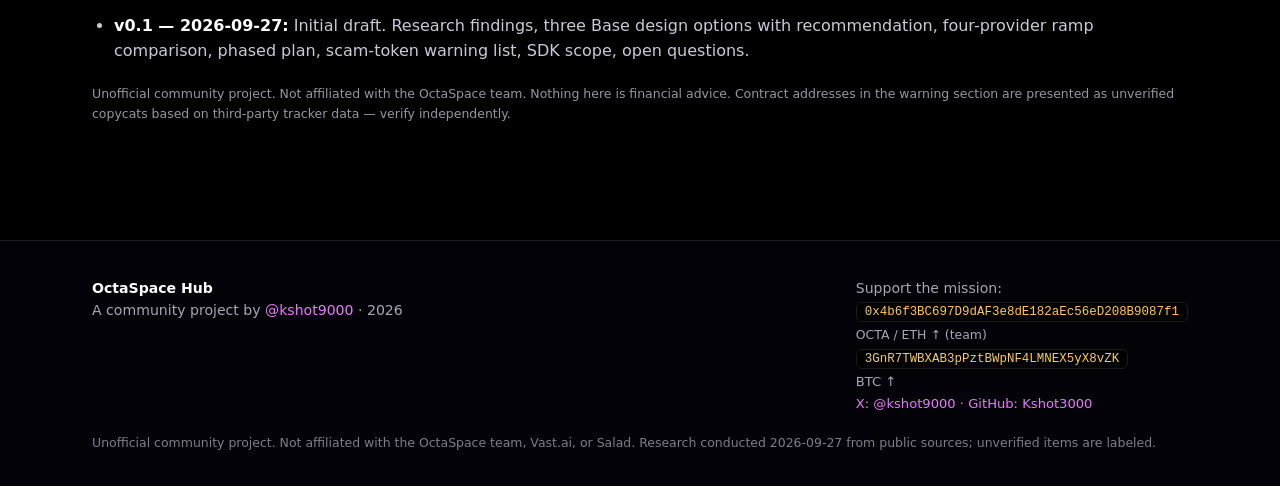
<file: rfc-base-fiat.html>
<!DOCTYPE html>
<html lang="en">
<head>
<meta charset="UTF-8">
<meta name="viewport" content="width=device-width, initial-scale=1.0">
<title>RFC-001: OCTA on Base + Fiat On/Off Ramps — OctaSpace Hub</title>
<meta name="description" content="Community RFC: a concrete, buildable spec for bringing OCTA to Base and adding fiat on/off ramps to the OctaSpace ecosystem. Research, design options, and a phased plan.">
<meta property="og:type" content="website">
<meta property="og:site_name" content="OctaSpace Hub">
<meta property="og:title" content="RFC-001: OCTA on Base + Fiat On/Off Ramps — OctaSpace Hub">
<meta property="og:description" content="Community RFC: a concrete, buildable spec for bringing OCTA to Base and adding fiat on/off ramps to the OctaSpace ecosystem. Research, design options, and a phased plan.">
<meta property="og:url" content="https://kshot3000.github.io/Octaspace-/rfc-base-fiat.html">
<meta property="og:image" content="https://kshot3000.github.io/Octaspace-/og-card.png">
<meta property="og:image:width" content="1200">
<meta property="og:image:height" content="630">
<meta property="og:image:alt" content="OctaSpace Hub — community mission control for the decentralized GPU cloud">
<meta name="twitter:card" content="summary_large_image">
<meta name="twitter:title" content="RFC-001: OCTA on Base + Fiat On/Off Ramps — OctaSpace Hub">
<meta name="twitter:description" content="Community RFC: a concrete, buildable spec for bringing OCTA to Base and adding fiat on/off ramps to the OctaSpace ecosystem. Research, design options, and a phased plan.">
<meta name="twitter:image" content="https://kshot3000.github.io/Octaspace-/og-card.png">
<link rel="stylesheet" href="css/style.css?v=px1249">
<link rel="icon" href="data:image/svg+xml,%3Csvg%20xmlns%3D%27http%3A%2F%2Fwww.w3.org%2F2000%2Fsvg%27%20viewBox%3D%270%200%2026%2026%27%3E%3Crect%20width%3D%2726%27%20height%3D%2726%27%20rx%3D%276%27%20fill%3D%27%230a0a0d%27%2F%3E%3Cdefs%3E%3ClinearGradient%20id%3D%27g%27%20x1%3D%270%27%20y1%3D%270%27%20x2%3D%270%27%20y2%3D%271%27%3E%3Cstop%20offset%3D%270%27%20stop-color%3D%27%23f0abfc%27%2F%3E%3Cstop%20offset%3D%271%27%20stop-color%3D%27%237c3aed%27%2F%3E%3C%2FlinearGradient%3E%3C%2Fdefs%3E%3Cg%20fill%3D%27url%28%23g%29%27%3E%3Crect%20x%3D%271.2%27%20y%3D%279%27%20width%3D%272.4%27%20height%3D%278%27%20rx%3D%271.2%27%2F%3E%3Crect%20x%3D%274.9%27%20y%3D%276%27%20width%3D%272.4%27%20height%3D%2714%27%20rx%3D%271.2%27%2F%3E%3Crect%20x%3D%278.6%27%20y%3D%273%27%20width%3D%272.4%27%20height%3D%2720%27%20rx%3D%271.2%27%2F%3E%3Crect%20x%3D%2712.3%27%20y%3D%276.5%27%20width%3D%272.4%27%20height%3D%2713%27%20rx%3D%271.2%27%2F%3E%3Crect%20x%3D%2716%27%20y%3D%273%27%20width%3D%272.4%27%20height%3D%2720%27%20rx%3D%271.2%27%2F%3E%3Crect%20x%3D%2719.7%27%20y%3D%276%27%20width%3D%272.4%27%20height%3D%2714%27%20rx%3D%271.2%27%2F%3E%3Crect%20x%3D%2723.4%27%20y%3D%279%27%20width%3D%272.4%27%20height%3D%278%27%20rx%3D%271.2%27%2F%3E%3C%2Fg%3E%3C%2Fsvg%3E">
<style>
  .rfc-meta{display:flex;flex-wrap:wrap;gap:10px;margin:18px 0 0}
  .pill{font-size:.78rem;font-weight:700;padding:5px 14px;border-radius:999px;border:1px solid var(--line);color:var(--muted)}
  .pill.draft{background:rgba(251,191,36,.12);border-color:rgba(251,191,36,.4);color:#fbbf24}
  .pill.num{background:rgba(255,122,26,.12);border-color:rgba(255,122,26,.4);color:#ff9a3d}
  .toc{background:var(--card);border:1px solid var(--line);border-radius:var(--radius);padding:20px 24px;margin:26px 0}
  .toc ol{padding-left:20px;display:flex;flex-direction:column;gap:6px;font-size:.92rem}
  .toc a{color:var(--txt);text-decoration:none}
  .toc a:hover{color:#ff9a3d}
  .warn{background:rgba(248,113,113,.08);border:1px solid rgba(248,113,113,.4);border-radius:var(--radius);padding:18px 22px;margin:20px 0}
  .warn strong{color:#f87171}
  .warn code{font-size:.8rem;word-break:break-all}
  .ok{background:rgba(52,211,153,.07);border:1px solid rgba(52,211,153,.35);border-radius:var(--radius);padding:18px 22px;margin:20px 0}
  .ok strong{color:#34d399}
  .phase{border-left:3px solid #ff7a1a;padding:4px 0 4px 20px;margin:22px 0}
  .phase h4{margin:0 0 6px;font-size:1.02rem}
  .phase .who{font-size:.8rem;color:var(--muted);text-transform:uppercase;letter-spacing:.06em;font-weight:700}
  .rfc h3{margin-top:34px}
  .rfc p,.rfc li{color:#c9c9d8}
  .rfc li{margin-bottom:8px}
  .rfc ul{padding-left:22px}
  .q{border:1px solid var(--line);border-radius:var(--radius);padding:16px 20px;margin:12px 0;background:var(--card)}
  .q strong{color:var(--txt)}
  .addr{font-family:ui-monospace,monospace;font-size:.82rem;word-break:break-all;color:#f87171}
</style>
</head>
<body>
<a class="skip" href="#main">Skip to content</a>
<nav aria-label="Primary"><div class="wrap nav-in">
  <a class="brand" href="index.html"><svg class="mark" width="26" height="26" viewBox="0 0 26 26" aria-hidden="true"><defs><linearGradient id="octabars" x1="0" y1="0" x2="0" y2="1"><stop offset="0" stop-color="#f0abfc"/><stop offset="1" stop-color="#7c3aed"/></linearGradient></defs><g fill="url(#octabars)"><rect x="1.2" y="9" width="2.4" height="8" rx="1.2"/><rect x="4.9" y="6" width="2.4" height="14" rx="1.2"/><rect x="8.6" y="3" width="2.4" height="20" rx="1.2"/><rect x="12.3" y="6.5" width="2.4" height="13" rx="1.2"/><rect x="16" y="3" width="2.4" height="20" rx="1.2"/><rect x="19.7" y="6" width="2.4" height="14" rx="1.2"/><rect x="23.4" y="9" width="2.4" height="8" rx="1.2"/></g></svg>OctaSpace Hub</a>
  <div class="nav-links">
    <a data-page="index" href="index.html">Mission</a>
    <a data-page="network" href="network.html">Network</a>
    <a data-page="compare" href="compare.html">vs Vast.ai &amp; Salad</a>
    <a data-page="earn" href="earn.html">Earn as Provider</a>
    <a data-page="build" href="build.html">Build</a>
    <a data-page="rfc" href="rfc-base-fiat.html">RFC: Base + Fiat</a>
    <a data-page="onramp" href="onramp-demo.html">On-ramp demo</a>
    <a class="cta" href="https://octa.space" target="_blank" rel="noopener">octa.space ↗</a>
  </div>
</div>

<div class="wrap" style="border-top:1px solid var(--line)">
  <div class="nav-links" style="padding:6px 0;flex-wrap:wrap" aria-label="Host and renter tools">
    <span style="font-size:.72rem;font-weight:800;letter-spacing:.1em;color:var(--muted);padding:8px 6px">TOOLS</span>
    <a href="find.html">Find GPUs</a>
    <a href="plan.html">Plan a Job</a>
    <a href="deals.html">Deals</a>
    <a href="roi.html">ROI Calculator</a>
    <a href="pricing.html">Price Optimizer</a>
    <a href="host.html">Host Guide</a>
    <a href="console.html">Host Console</a>
  </div>
</div>
</nav>
<main id="main" tabindex="-1">

<div class="wrap rfc">

<header class="hero" style="padding-bottom:10px"><div class="wrap" style="padding:0">
  <span class="kicker">Community RFC · open for comment</span>
  <h1>RFC-001: <span class="grad">OCTA on Base</span> + fiat on/off&nbsp;ramps</h1>
  <p class="lead">A concrete, buildable spec for bringing OCTA to Base and giving everyday users a way to buy in with a credit card — researched from public sources, with honest trade-offs and a phased plan the team can actually execute.</p>
  <div class="rfc-meta">
    <span class="pill num">RFC-001</span>
    <span class="pill draft">Status: DRAFT v0.7</span>
    <span class="pill">2026-10-04</span>
    <span class="pill">Author: community (@kshot9000)</span>
    <span class="pill">Seeking: OctaSpace team feedback</span>
  </div>
</div></header>

<div class="toc">
  <strong style="color:var(--txt)">Contents</strong>
  <ol>
    <li><a href="#tldr">TL;DR</a></li>
    <li><a href="#status">Status quo — what exists today (researched 2026-09-27)</a></li>
    <li><a href="#why">Why Base, and why fiat ramps</a></li>
    <li><a href="#base">Part A — OCTA on Base: design options</a></li>
    <li><a href="#scam">Scam-token warning (read this before buying "OCTA" on Base)</a></li>
    <li><a href="#fiat">Part B — Fiat on/off ramp: provider comparison &amp; phased plan</a></li>
    <li><a href="#sdk">Part C — SDK support</a></li>
    <li><a href="#security">Security &amp; compliance notes</a></li>
    <li><a href="#questions">Open questions for the OctaSpace team</a></li>
    <li><a href="#changelog">Changelog</a></li>
  </ol>
</div>

<section id="tldr">
  <div class="sec-head"><h2>TL;DR</h2></div>
  <div class="ok">
    <strong>The proposal, in one paragraph.</strong>
    <p style="margin:8px 0 0">OctaSpace should ship an <strong style="color:var(--txt)">official, verified OCTA token on Base</strong> (recommended: LayerZero OFT standard or a canonical lock-and-mint bridge the team controls), publish a <strong style="color:var(--txt)">canonical token-list JSON</strong> so wallets and dApps resolve the real contract, and add <strong style="color:var(--txt)">fiat on/off ramps in phases</strong> — starting with a self-serve ramp widget for USDC on Base (no team permission needed to prototype), then listing OCTA as a buyable asset with a ramp provider once the team completes KYB. The community can build the RFC, the demo widget, the Base SDK scaffold, and the scam-token warning list unilaterally; only the team can deploy the canonical contract, sign commercial ramp agreements, and handle licensing.</p>
  </div>
</section>

<section id="status">
  <div class="sec-head">
    <h2>Status quo — what exists today</h2>
    <p>Researched 2026-09-27 from OctaSpace's blog, docs, X, GitHub org, and third-party trackers. Unverified items are labeled.</p>
  </div>
  <h3>OCTA on Base</h3>
  <ul>
    <li><strong style="color:var(--txt)">No official OCTA token exists on Base.</strong> No Base deployment is mentioned on the OctaSpace blog, docs, X posts, or GitHub org. The whitepaper describes two networks only: the PoW L1 (native OCTA) and the internal PoA L2 used for billing.</li>
    <li>Official OCTA representations today: the <strong style="color:var(--txt)">native coin on the OctaSpace L1</strong>, and <strong style="color:var(--txt)">wOCTA (ERC-20) on Ethereum mainnet</strong> with a Uniswap V4 pool (per third-party listings).</li>
    <li>The official SDKs (JS, Python, Go, Ruby) are pure REST API clients — <strong style="color:var(--txt)">zero EVM/Base references</strong>: no chain IDs, no bridge code.</li>
    <li>What <em>does</em> exist on Base under the OCTA name: <strong style="color:var(--txt)">unofficial copycats</strong> (details in <a href="#scam">the warning section</a>). Treat any "OCTA on Base" token you find today as guilty until proven innocent.</li>
  </ul>
  <h3>Fiat on/off ramp</h3>
  <ul>
    <li><strong style="color:var(--txt)">No fiat on-ramp or off-ramp product exists, and none is announced.</strong> No Transak / MoonPay / Banxa integration appears in any official channel.</li>
    <li><strong style="color:var(--txt)">Zebec partnership (July 29, 2025)</strong> — the only official fiat-adjacent integration: Zebec integrated the OctaSpace chain into its Silver &amp; Carbon Mastercard debit cards, letting holders load and spend OCTA at Mastercard merchants; a co-branded "Zebec Black x OCTA" card was described as in development. Scope note: this is <strong style="color:var(--txt)">spend-only</strong> — you cannot buy OCTA with fiat through it, and it is not a bank-withdrawal rail. Co-branded card status: re-checked 2026-10-04 — no public evidence it has shipped; fresh searches that day surfaced only the original July 29, 2025 announcement coverage, and every source found (including <a href="https://zebec.io/blog/zebec-integrates-15th-chain-on-silver-carbon-cards-launches-strategic-partnership-with-octaspace" target="_blank" rel="noopener">Zebec's own announcement</a>, re-read that day) still lists it as \"in development\". The Silver &amp; Carbon integration is the live spend path today.</li>
    <li><strong style="color:var(--txt)">Third-party only:</strong> Bitget lists OCTA and offers card/bank buys routed through Alchemy Pay, Banxa, Mercuryo, and Simplex — that is Bitget's gateway infrastructure, not OctaSpace's.</li>
    <li>Platform deposits today: OctaSpace Cube accepts crypto deposits via Web3 wallets. No fiat rails.</li>
  </ul>
</section>

<section id="why">
  <div class="sec-head"><h2>Why Base, and why fiat ramps</h2></div>
  <div class="cards">
    <div class="card"><span class="icon">🌉</span>
      <h3>Base is where retail on-ramps land</h3>
      <p>Coinbase's L2 is the default destination for first-time crypto buyers in the US. An official OCTA on Base puts the token one hop from every major fiat ramp and wallet, instead of requiring users to learn a new L1 first.</p>
    </div>
    <div class="card"><span class="icon">💳</span>
      <h3>Fiat is the #1 consumer friction</h3>
      <p>Today a new user must already own crypto to rent a GPU. A credit-card on-ramp turns "rent a 4090 for an evening" into a 2-minute signup flow — the single biggest unlock for consumer growth vs Vast.ai and Salad.</p>
    </div>
    <div class="card"><span class="icon">🧲</span>
      <h3>Liquidity follows the canonical token</h3>
      <p>Right now, Base DEX liquidity for "OCTA" is fragmented across scam copycats. One official, verified contract consolidates liquidity and gives aggregators something safe to route through.</p>
    </div>
    <div class="card"><span class="icon">🛡️</span>
      <h3>Delay has a scam cost</h3>
      <p>Every month without an official Base token, copycats fill the vacuum and real users get burned. Re-verified 2026-10-04: a token-info aggregator still labels one of the copycats (0xd2cedc7c…805) as OctaSpace's "official" contract — see the <a href="#scam">scam-token warning</a>. Shipping the canonical contract <em>is</em> the consumer-protection move.</p>
    </div>
  </div>
</section>

<section id="base">
  <div class="sec-head">
    <h2>Part A — OCTA on Base: design options</h2>
    <p>Three viable architectures. Only the OctaSpace team can deploy the canonical contract — this section exists so the choice is informed, not improvised.</p>
  </div>
  <div class="table-wrap"><table>
    <tr><th>Option</th><th>How it works</th><th>Pros</th><th>Cons</th></tr>
    <tr>
      <td><strong>A. Canonical lock-and-mint bridge</strong></td>
      <td>Team deploys an ERC-20 on Base; native OCTA locks in a team-controlled vault, 1:1 mints on Base (and burns on return).</td>
      <td>Simple mental model; team keeps full custody control; no third-party protocol risk.</td>
      <td>Team operates bridge infra (relayer, monitoring, pause controls); bridge code must be audited; single-operator trust assumption.</td>
    </tr>
    <tr>
      <td><strong>B. LayerZero OFT</strong></td>
      <td>OCTA deployed as an Omnichain Fungible Token; burns on source, mints on destination via LayerZero messaging.</td>
      <td>Battle-tested standard; no pooled liquidity to attack; easy future expansion to other chains; no custom bridge to operate.</td>
      <td>Depends on LayerZero infra; small per-message fees; team still deploys and owns the contracts.</td>
    </tr>
    <tr>
      <td><strong>C. Route via existing wOCTA (Ethereum)</strong></td>
      <td>Bridge the existing Ethereum-mainnet wOCTA to Base with a standard ERC-20 bridge.</td>
      <td>Fastest path; reuses the audited wOCTA contract.</td>
      <td>Two-hop mental model (L1 → Ethereum → Base); Ethereum gas for the first hop; inherits wOCTA's existing trust assumptions.</td>
    </tr>
  </table></div>
  <div class="ok"><strong>Recommendation: Option B (LayerZero OFT), fallback A.</strong>
    <p style="margin:8px 0 0">OFT removes the honeypot problem of a lock-and-mint vault and the team never has to operate relayer infrastructure. If the team prefers zero external dependencies, Option A is a fine, well-understood alternative — but it must ship with audited contracts, a pause mechanism, and published monitoring.</p>
  </div>
  <h3>Canonical contract checklist (applies to any option)</h3>
  <ul>
    <li>Source code <strong style="color:var(--txt)">verified on BaseScan</strong> before any announcement.</li>
    <li>Standard ERC-20 metadata (name, symbol, 18 decimals); ownership/roles documented.</li>
    <li>Published in a <strong style="color:var(--txt)">canonical token-list JSON</strong> at a stable URL (see <a href="data/octa-tokenlist.json">data/octa-tokenlist.json</a> — community draft, to be superseded by the team's official list).</li>
    <li>Announcement from official OctaSpace channels linking the contract — this is what makes it "official," not the code alone.</li>
    <li>Seeded DEX liquidity on Base (team-seeded pool, disclosed amounts) so the first users aren't trading against copycats.</li>
  </ul>
</section>

<section id="scam">
  <div class="sec-head"><h2>⚠️ Scam-token warning</h2><p>Read this before buying anything called "OCTA" on Base.</p></div>
  <div class="warn">
    <strong>As of 2026-10-04, there is NO official OCTA token on Base.</strong>
    <p>These contracts use the OCTA name on Base without any official link. Do not buy them expecting the real token:</p>
    <ul style="margin-top:10px">
      <li><span class="addr">0xd2cedc7c1fdd25c715d5a4a7ff58335e955db805</span><br>
        <span style="font-size:.85rem">Listed on TheBitTimes with ~$2.67 liquidity; page tagged "OCTA Scam" — and that page's FAQ text asserts this contract is the <strong>"official smart contract address of OctaSpace (OCTA)"</strong> (re-verified live 2026-10-04 — the page was re-read in full twice that day with identical results: the FAQ claim, the ~$2.67 liquidity figure, and a holder count of just 4 were all unchanged, mislabeling intact). No evidence backs the claim: the token trades at effectively $0 with $2.67 liquidity, and the OctaSpace team has announced no Base token. A third-party aggregator is now certifying a copycat as official — the exact failure mode a team-deployed, BaseScan-verified canonical contract would prevent.</span></li>
      <li style="margin-top:8px"><span class="addr">0xbA2cC7f2dF2f8bdA431a4074AB6B4DEdEA22db07</span><br>
        <span style="font-size:.85rem">Indexed by Coinbase with essentially no market data. Unverified, no official link.</span></li>
    </ul>
    <p style="margin-top:10px">Also note: DEX Screener's "OCTA" on Base is <strong>Octagon Legends</strong> — a different project entirely.</p>
    <p style="margin-bottom:0"><strong>Rule of thumb:</strong> the real token will be announced from OctaSpace's official channels <em>with</em> a verified BaseScan link. Anything else is guilty until proven innocent. A machine-readable version of this warning ships with this RFC: <a href="data/octa-tokenlist.json">octa-tokenlist.json</a>.</p>
  </div>
</section>

<section id="fiat">
  <div class="sec-head">
    <h2>Part B — Fiat on/off ramp: provider comparison &amp; phased plan</h2>
    <p>Reality check first: <strong style="color:var(--txt)">getting OCTA listed as a buyable asset on any ramp provider is a commercial agreement that only the OctaSpace team can sign</strong> (it requires their KYB/business verification). Everything below is designed around that constraint.</p>
  </div>
  <h3>Ramp provider comparison</h3>
  <div class="table-wrap"><table>
    <tr><th>Provider</th><th>Integration</th><th>Notes for OctaSpace</th></tr>
    <tr>
      <td><strong>Transak</strong></td>
      <td>Self-serve dashboard, sandbox keys, embeddable widget + API</td>
      <td>Fastest to prototype (sandbox needs no partnership). Listing OCTA as a direct-buy asset still needs a commercial agreement + KYB.</td>
    </tr>
    <tr>
      <td><strong>MoonPay</strong></td>
      <td>Widget + API, sandbox environment</td>
      <td>Strong US card coverage. Same caveat: sandbox is self-serve, production asset listing is a partnership.</td>
    </tr>
    <tr>
      <td><strong>Coinbase Onramp</strong></td>
      <td>API-first, USDC-centric</td>
      <td>Natural fit for a Base-first strategy (fiat → USDC on Base in one step). Asset support is Coinbase-gated.</td>
    </tr>
    <tr>
      <td><strong>Banxa</strong></td>
      <td>Widget + API</td>
      <td>Already in Bitget's OCTA buy flow — familiarity upside, same partnership requirement for direct integration.</td>
    </tr>
  </table></div>
  <h3>Phased plan</h3>
  <div class="phase">
    <div class="who">Phase 0 · community · no permission needed</div>
    <h4>This RFC + scam-token warning + token-list JSON</h4>
    <p>Establishes the design consensus and protects users today. <strong style="color:#34d399">Shipped with this page.</strong></p>
  </div>
  <div class="phase">
    <div class="who">Phase 1 · community prototype · sandbox keys only</div>
    <h4>On-ramp widget demo: fiat → USDC on Base</h4>
    <p>A standalone demo page embedding a Transak/MoonPay <strong style="color:var(--txt)">staging</strong> widget showing the exact UX the team would adopt: card payment → USDC lands on Base. Clearly labeled demo, not production. Proves the flow end-to-end without any team account, and pairs with a DEX-swap step (USDC → OCTA via an aggregator quote) to complete the "buy OCTA with a card" story.</p>
    <p><strong style="color:#34d399">Shipped:</strong> <a href="onramp-demo.html">sandbox on-ramp demo</a> — fully simulated quotes (no staging keys needed), mock USDC → OCTA swap using the live OCTA price, and a mock confirmation receipt.</p>
  </div>
  <div class="phase">
    <div class="who">Phase 2 · OctaSpace team</div>
    <h4>Official Base token + canonical token list</h4>
    <p>Deploy the canonical contract (Part A), verify on BaseScan, publish the official token list, announce from official channels, seed DEX liquidity. This is the step that kills the copycats.</p>
  </div>
  <div class="phase">
    <div class="who">Phase 3 · OctaSpace team + commercial agreements</div>
    <h4>Production ramps: OCTA as a buyable/sellable asset</h4>
    <p>Team completes KYB with a chosen ramp provider, gets OCTA listed as a direct-buy asset, and embeds the production widget in Cube (buy) plus a sell widget or bank-withdrawal rail (off-ramp). Until then, the Zebec card remains the spend path and third-party exchanges remain the off-ramp.</p>
  </div>
  <div class="ok"><strong>What the community will NOT do:</strong>
    <p style="margin:8px 0 0">Deploy anything that looks like official OCTA · operate custody or bridges with user funds · sign up for ramp-provider production accounts in OctaSpace's name · touch the team's private keys or billing infra. The line between "helpful prototype" and "impersonation" is bright, and we stay on the right side of it.</p>
  </div>
</section>

<section id="sdk">
  <div class="sec-head"><h2>Part C — SDK support</h2><p>What developers need to build on top of all this.</p></div>
  <ul>
    <li><strong style="color:var(--txt)">New viem-based helper package</strong> in the js-sdk style: Base mainnet (chain ID <code>8453</code>) and Base Sepolia (<code>84532</code>) chain configs, ERC-20 helpers (balance, transfer, allowance, decimals).</li>
    <li><strong style="color:var(--txt)">Testnet-first:</strong> build and test against a throwaway ERC-20 on Base Sepolia — no official contract needed to start.</li>
    <li><strong style="color:var(--txt)">Token-list consumer:</strong> a tiny resolver that loads the canonical token-list JSON and returns the official contract address per chain — so dApps never hardcode (or trust) a copycat.</li>
    <li><strong style="color:var(--txt)">Demo dApp (Phase 1):</strong> "pay for GPU hours with OCTA on Base" — wallet-connect + mock invoice settled in the Sepolia test token. Proves the UX; the real version needs the official contract + billing API cooperation.</li>
    <li>All of this can be developed unilaterally and offered to the team as PRs against their SDK repos.</li>
  </ul>
</section>

<section id="security">
  <div class="sec-head"><h2>Security &amp; compliance notes</h2></div>
  <ul>
    <li><strong style="color:var(--txt)">Impersonation risk is the #1 hazard.</strong> Any community token, widget, or page must be unmistakably labeled unofficial/demo. Nothing we ship may look like an official OctaSpace product.</li>
    <li><strong style="color:var(--txt)">Ramp providers handle KYC/AML</strong> — that's the point of using them instead of building money transmission in-house. The team never touches user fiat directly in this design.</li>
    <li><strong style="color:var(--txt)">Money-transmitter licensing</strong> stays with the licensed ramp provider; OctaSpace's KYB is a business-verification step, not a license application — but the team should confirm with counsel before signing.</li>
    <li><strong style="color:var(--txt)">Bridge custody</strong> (Option A): if the team runs lock-and-mint, the vault needs audited contracts, a pause mechanism, multisig control, and public monitoring. This is the strongest argument for Option B (OFT).</li>
    <li><strong style="color:var(--txt)">Phishing:</strong> the official announcement must come from official channels with a verified BaseScan link. The community will amplify only that link.</li>
  </ul>
</section>

<section id="questions">
  <div class="sec-head"><h2>Open questions for the OctaSpace team</h2><p>Honest framing: our research found no public evidence of in-progress Base or fiat-ramp work — if it's happening in Discord/Telegram, we'd love a pointer so this RFC targets reality instead of guessing.</p></div>
  <div class="q"><strong>1. Is a Base deployment actually on the roadmap?</strong> If yes, which token model are you leaning toward (bridged ERC-20, OFT, or via wOCTA)?</div>
  <div class="q"><strong>2. Has a fiat-ramp vendor been evaluated or selected?</strong> If Transak/MoonPay/Coinbase conversations exist, the Phase 1 demo can target the chosen provider's widget.</div>
  <div class="q"><strong>3. What's the status of the Zebec Black x OCTA co-branded card?</strong> \"In development\" as of July 2025 — did it ship?<br><span style="font-size:.85rem;color:var(--muted)">Community check 2026-10-04: no public launch evidence found; fresh searches surfaced only the original July 2025 announcement, and it is still listed as \"in development\" everywhere it appears. If it quietly shipped, a pointer from the team would be welcome.</span></div>
  <div class="q"><strong>4. Would you accept community PRs for Base SDK helpers</strong> (viem-based, testnet-first) against the official SDK repos?</div>
  <div class="q"><strong>5. Will you publish and maintain a canonical token list</strong> once a Base contract exists, so wallets resolve the real token?</div>
  <p style="margin-top:18px">Team members can reach the author via <a href="https://x.com/kshot9000" target="_blank" rel="noopener">@kshot9000</a> or <a href="https://github.com/Kshot3000" target="_blank" rel="noopener">GitHub</a>. This RFC is a living document — it will be revised as answers come in.</p>
</section>

<section id="changelog">
  <div class="sec-head"><h2>Changelog</h2></div>
  <ul>
    <li><strong style="color:var(--txt)">v0.7 — 2026-10-04:</strong> Re-verified the scam-warning research two days on: still no official OCTA token on Base — fresh news/tracker searches found no team announcement of a Base deployment (results were the July 2025 Zebec coverage and price-prediction pages only), and OctaSpace's own docs FAQ, re-read live that day, still lists wrapped OCTA only on Ethereum and Binance Smart Chain via bridge.octa.space — no Base. TheBitTimes copycat page was re-read in full twice with identical results: its FAQ still asserts 0xd2cedc7c…805 is the "official smart contract address of OctaSpace (OCTA)", liquidity still ~$2.67, holders still 4 — mislabeling intact. Zebec Black x OCTA card: still no public launch evidence; Zebec's own announcement, re-read that day, still describes it as "in development" / "to follow soon", so the Silver &amp; Carbon integration remains the live spend path. Warning-list JSON timestamp bumped to today.</li>
    <li><strong style="color:var(--txt)">v0.6 — 2026-10-02:</strong> Re-verified the scam-warning research two days on: still no official OCTA token on Base — fresh news/tracker searches found no team announcement of a Base deployment (results were the July 2025 Zebec coverage and price-prediction pages only; OctaSpace materials still describe only the PoW L1 plus the internal PoA L2). TheBitTimes copycat page was re-read in full: its FAQ still asserts 0xd2cedc7c…805 is the "official smart contract address of OctaSpace (OCTA)", liquidity still ~$2.67, holders still 4 — mislabeling intact. Zebec Black x OCTA card: still no public launch evidence; every source still lists it as "in development", so the Silver &amp; Carbon integration remains the live spend path. Warning-list JSON timestamp bumped to today.</li>
    <li><strong style="color:var(--txt)">v0.5 — 2026-09-30:</strong> Re-verified the scam-warning research: still no official OCTA token on Base — no team announcement found in fresh news/trackers (OctaSpace materials still describe only the PoW L1 plus the internal PoA L2). TheBitTimes still labels copycat 0xd2cedc7c…805 as the "official" contract (aggregator page re-crawled ~14h before the check; a second BSC copycat 0xf34bfff7961c01d903259fcdac36de5dc0d3dbf9 is likewise "official"-labeled by the same aggregator — noted, not added to the Base-only warning list). Live basescan holder re-check was blocked from the builder network; warning-list JSON timestamp bumped to today.</li>
    <li><strong style="color:var(--txt)">v0.4 — 2026-09-29:</strong> Re-verified the scam-warning research: still no official OCTA token on Base — no team announcement found across news, the OctaSpace blog/docs/X, or third-party trackers (OctaSpace materials still describe only the PoW L1 plus the internal PoA L2; the Gate.io listing records token type "Mainnet" with the contract on explorer.octa.space). TheBitTimes still labels copycat 0xd2cedc7c…805 as the "official" contract (re-crawled today). Zebec co-branded "Black x OCTA" card still shows no public launch evidence — "in development" per all sources. Bumped the warning-list JSON timestamp.</li>
    <li><strong style="color:var(--txt)">v0.3 — 2026-09-28:</strong> Fixed the header status pill (still said v0.1). Researched the Zebec Black x OCTA co-branded card status: no public evidence it has shipped — still "in development" per every source found, so the Silver &amp; Carbon integration remains the live spend path; annotated status quo and open question 3.</li>
    <li><strong style="color:var(--txt)">v0.2 — 2026-09-28:</strong> Verified and documented an aggregator mislabeling a copycat: TheBitTimes' page now asserts the 0xd2cedc7c…805 contract is the "official" OctaSpace contract (see scam-token warning); re-verified no official Base token exists.</li>
    <li><strong style="color:var(--txt)">v0.1 — 2026-09-27:</strong> Initial draft. Research findings, three Base design options with recommendation, four-provider ramp comparison, phased plan, scam-token warning list, SDK scope, open questions.</li>
  </ul>
  <p class="disclaimer" style="margin-top:20px">Unofficial community project. Not affiliated with the OctaSpace team. Nothing here is financial advice. Contract addresses in the warning section are presented as unverified copycats based on third-party tracker data — verify independently.</p>
</section>

</div>

</main>
<footer><div class="wrap">
  <div class="foot-grid">
    <div>
      <strong style="color:var(--txt)">OctaSpace Hub</strong><br>
      A community project by <a href="https://x.com/kshot9000" target="_blank" rel="noopener">@kshot9000</a> · <span data-year></span>
    </div>
    <div class="donate">
      Support the mission:<br>
      <code title="OCTA / ETH — team donation address">0x4b6f3BC697D9dAF3e8dE182aEc56eD208B9087f1</code><br>
      <span style="font-size:.78rem">OCTA / ETH ↑ (team)</span><br>
      <code title="BTC">3GnR7TWBXAB3pPztBWpNF4LMNEX5yX8vZK</code><br>
      <span style="font-size:.82rem">BTC ↑</span><br>
      <span style="font-size:.82rem"><a href="https://x.com/kshot9000" target="_blank" rel="noopener">X: @kshot9000</a> ·
      <a href="https://github.com/Kshot3000" target="_blank" rel="noopener">GitHub: Kshot3000</a></span>
    </div>
  </div>
  <p class="disclaimer">Unofficial community project. Not affiliated with the OctaSpace team, Vast.ai, or Salad. Research conducted 2026-09-27 from public sources; unverified items are labeled.</p>
</div></footer>
<script src="js/app.js?v=px1349"></script>
<script src="js/fx-bg.js?v=px1206" defer></script>
</body>
</html>
</file>
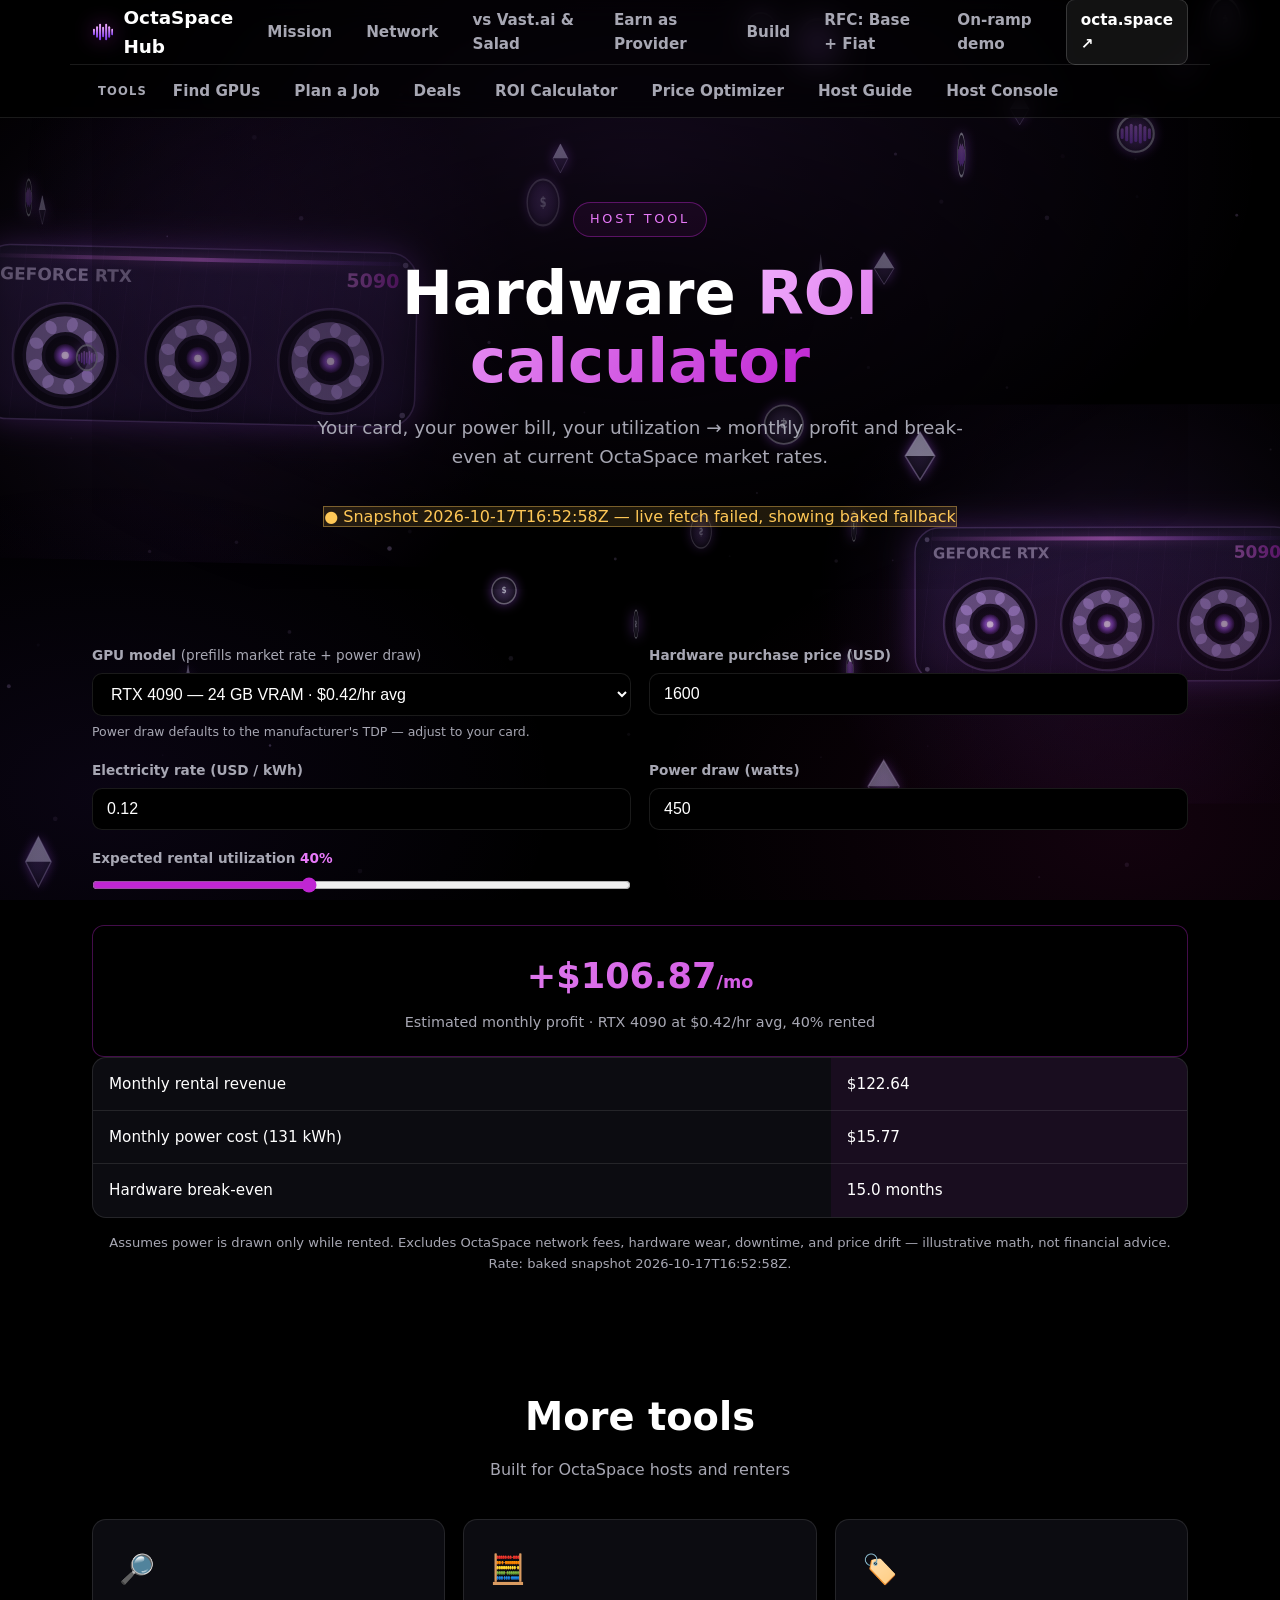
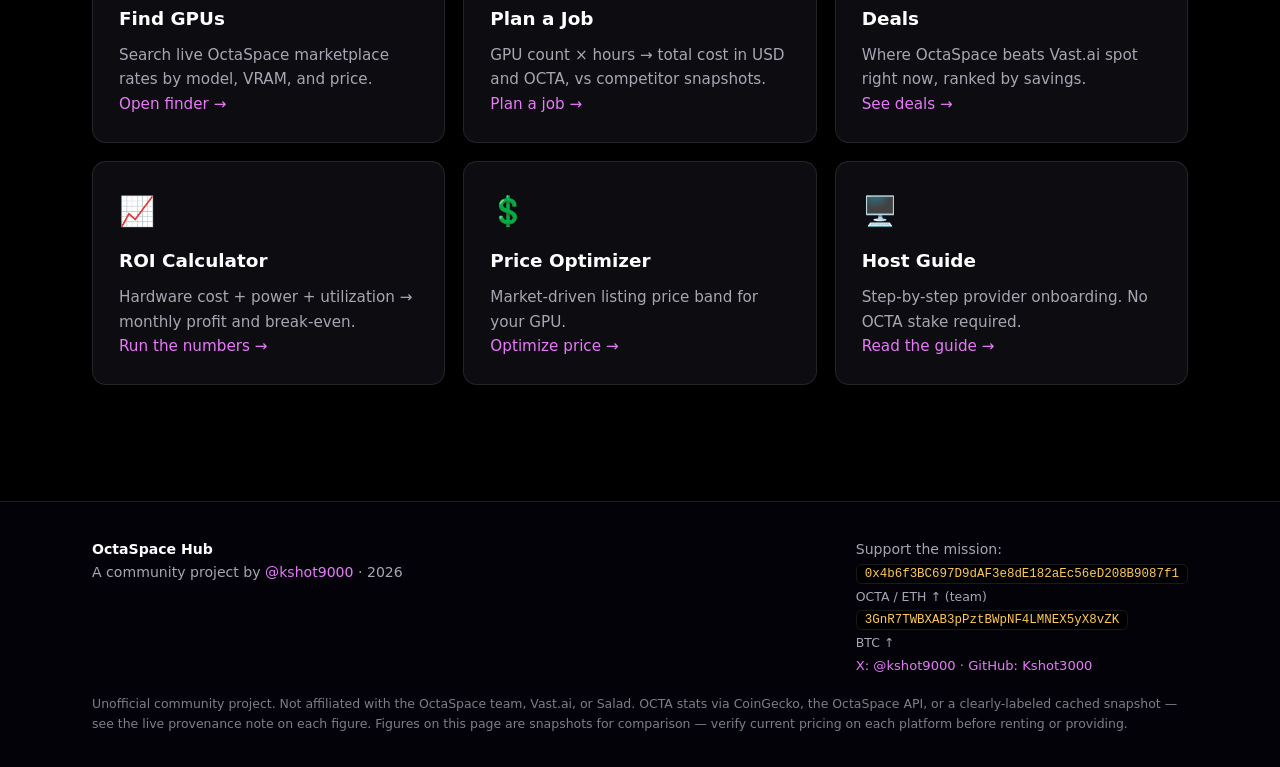
<file: roi.html>
<!DOCTYPE html>
<html lang="en">
<head>
<meta charset="UTF-8">
<meta name="viewport" content="width=device-width, initial-scale=1.0">
<title>Hardware ROI Calculator | OctaSpace Hub</title>
<meta name="description" content="Estimate monthly profit and hardware break-even for an OctaSpace provider GPU from your power costs and utilization.">
<meta property="og:type" content="website">
<meta property="og:site_name" content="OctaSpace Hub">
<meta property="og:title" content="Hardware ROI Calculator | OctaSpace Hub">
<meta property="og:description" content="Estimate monthly profit and hardware break-even for an OctaSpace provider GPU from your power costs and utilization.">
<meta property="og:url" content="https://kshot3000.github.io/Octaspace-/roi.html">
<meta property="og:image" content="https://kshot3000.github.io/Octaspace-/og-card.png">
<meta property="og:image:width" content="1200">
<meta property="og:image:height" content="630">
<meta property="og:image:alt" content="OctaSpace Hub — community mission control for the decentralized GPU cloud">
<meta name="twitter:card" content="summary_large_image">
<meta name="twitter:title" content="Hardware ROI Calculator | OctaSpace Hub">
<meta name="twitter:description" content="Estimate monthly profit and hardware break-even for an OctaSpace provider GPU from your power costs and utilization.">
<meta name="twitter:image" content="https://kshot3000.github.io/Octaspace-/og-card.png">
<link rel="stylesheet" href="css/style.css?v=px1249">
<link rel="icon" href="data:image/svg+xml,%3Csvg%20xmlns%3D%27http%3A%2F%2Fwww.w3.org%2F2000%2Fsvg%27%20viewBox%3D%270%200%2026%2026%27%3E%3Crect%20width%3D%2726%27%20height%3D%2726%27%20rx%3D%276%27%20fill%3D%27%230a0a0d%27%2F%3E%3Cdefs%3E%3ClinearGradient%20id%3D%27g%27%20x1%3D%270%27%20y1%3D%270%27%20x2%3D%270%27%20y2%3D%271%27%3E%3Cstop%20offset%3D%270%27%20stop-color%3D%27%23f0abfc%27%2F%3E%3Cstop%20offset%3D%271%27%20stop-color%3D%27%237c3aed%27%2F%3E%3C%2FlinearGradient%3E%3C%2Fdefs%3E%3Cg%20fill%3D%27url%28%23g%29%27%3E%3Crect%20x%3D%271.2%27%20y%3D%279%27%20width%3D%272.4%27%20height%3D%278%27%20rx%3D%271.2%27%2F%3E%3Crect%20x%3D%274.9%27%20y%3D%276%27%20width%3D%272.4%27%20height%3D%2714%27%20rx%3D%271.2%27%2F%3E%3Crect%20x%3D%278.6%27%20y%3D%273%27%20width%3D%272.4%27%20height%3D%2720%27%20rx%3D%271.2%27%2F%3E%3Crect%20x%3D%2712.3%27%20y%3D%276.5%27%20width%3D%272.4%27%20height%3D%2713%27%20rx%3D%271.2%27%2F%3E%3Crect%20x%3D%2716%27%20y%3D%273%27%20width%3D%272.4%27%20height%3D%2720%27%20rx%3D%271.2%27%2F%3E%3Crect%20x%3D%2719.7%27%20y%3D%276%27%20width%3D%272.4%27%20height%3D%2714%27%20rx%3D%271.2%27%2F%3E%3Crect%20x%3D%2723.4%27%20y%3D%279%27%20width%3D%272.4%27%20height%3D%278%27%20rx%3D%271.2%27%2F%3E%3C%2Fg%3E%3C%2Fsvg%3E">
</head>
<body data-page="roi">
<a class="skip" href="#main">Skip to content</a>
<nav aria-label="Primary"><div class="wrap nav-in">
  <a class="brand" href="index.html"><svg class="mark" width="26" height="26" viewBox="0 0 26 26" aria-hidden="true"><defs><linearGradient id="octabars" x1="0" y1="0" x2="0" y2="1"><stop offset="0" stop-color="#f0abfc"/><stop offset="1" stop-color="#7c3aed"/></linearGradient></defs><g fill="url(#octabars)"><rect x="1.2" y="9" width="2.4" height="8" rx="1.2"/><rect x="4.9" y="6" width="2.4" height="14" rx="1.2"/><rect x="8.6" y="3" width="2.4" height="20" rx="1.2"/><rect x="12.3" y="6.5" width="2.4" height="13" rx="1.2"/><rect x="16" y="3" width="2.4" height="20" rx="1.2"/><rect x="19.7" y="6" width="2.4" height="14" rx="1.2"/><rect x="23.4" y="9" width="2.4" height="8" rx="1.2"/></g></svg>OctaSpace Hub</a>
  <div class="nav-links">
    <a data-page="index" href="index.html">Mission</a>
    <a data-page="network" href="network.html">Network</a>
    <a data-page="compare" href="compare.html">vs Vast.ai &amp; Salad</a>
    <a data-page="earn" href="earn.html">Earn as Provider</a>
    <a data-page="build" href="build.html">Build</a>
    <a data-page="rfc" href="rfc-base-fiat.html">RFC: Base + Fiat</a>
    <a data-page="onramp" href="onramp-demo.html">On-ramp demo</a>
    <a class="cta" href="https://octa.space" target="_blank" rel="noopener">octa.space ↗</a>
  </div>
</div>
<div class="wrap" style="border-top:1px solid var(--line)">
  <div class="nav-links" style="padding:6px 0;flex-wrap:wrap" aria-label="Host and renter tools">
    <span style="font-size:.72rem;font-weight:800;letter-spacing:.1em;color:var(--muted);padding:8px 6px">TOOLS</span>
    <a href="find.html">Find GPUs</a>
    <a href="plan.html">Plan a Job</a>
    <a href="deals.html">Deals</a>
    <a href="roi.html">ROI Calculator</a>
    <a href="pricing.html">Price Optimizer</a>
    <a href="host.html">Host Guide</a>
    <a href="console.html">Host Console</a>
  </div>
</div>
</nav>
<main id="main" tabindex="-1">
<div class="wrap">

<header class="hero"><div class="wrap">
  <span class="kicker">Host tool</span>
  <h1>Hardware <span class="grad">ROI calculator</span></h1>
  <p class="lead">Your card, your power bill, your utilization → monthly profit and break-even at current OctaSpace market rates.</p>
  <p id="roi-status" style="margin-top:14px"></p>
</div></header>

<section aria-label="ROI inputs">
  <div class="calc-grid">
    <div class="field"><label for="r-gpu">GPU model <span style="font-weight:400">(prefills market rate + power draw)</span></label><select id="r-gpu" aria-describedby="r-gpu-hint"></select><span id="r-gpu-hint" style="display:block;font-size:.78rem;color:var(--muted);margin-top:6px">Power draw defaults to the manufacturer's TDP — adjust to your card.</span></div>
    <div class="field"><label for="r-price">Hardware purchase price (USD)</label><input id="r-price" type="number" min="0" step="10" value="1600"></div>
    <div class="field"><label for="r-elec">Electricity rate (USD / kWh)</label><input id="r-elec" type="number" min="0" step="0.01" value="0.12"></div>
    <div class="field"><label for="r-watts">Power draw (watts)</label><input id="r-watts" type="number" min="0" step="10" value="450"></div>
    <div class="field"><label for="r-util">Expected rental utilization <span class="range-val" id="r-util-val">40%</span></label><input id="r-util" type="range" min="0" max="100" value="40"></div>
  </div>
  <div id="roi-out" style="margin-top:8px"><p style="color:var(--muted)">Loading market data…</p></div>
</section>

<section aria-label="More tools">
  <div class="sec-head"><h2>More tools</h2><p>Built for OctaSpace hosts and renters</p></div>
  <div class="cards">
    <div class="card"><span class="icon">🔎</span><h3>Find GPUs</h3><p>Search live OctaSpace marketplace rates by model, VRAM, and price.</p><p><a href="find.html">Open finder →</a></p></div>
    <div class="card"><span class="icon">🧮</span><h3>Plan a Job</h3><p>GPU count × hours → total cost in USD and OCTA, vs competitor snapshots.</p><p><a href="plan.html">Plan a job →</a></p></div>
    <div class="card"><span class="icon">🏷️</span><h3>Deals</h3><p>Where OctaSpace beats Vast.ai spot right now, ranked by savings.</p><p><a href="deals.html">See deals →</a></p></div>
    <div class="card"><span class="icon">📈</span><h3>ROI Calculator</h3><p>Hardware cost + power + utilization → monthly profit and break-even.</p><p><a href="roi.html">Run the numbers →</a></p></div>
    <div class="card"><span class="icon">💲</span><h3>Price Optimizer</h3><p>Market-driven listing price band for your GPU.</p><p><a href="pricing.html">Optimize price →</a></p></div>
    <div class="card"><span class="icon">🖥️</span><h3>Host Guide</h3><p>Step-by-step provider onboarding. No OCTA stake required.</p><p><a href="host.html">Read the guide →</a></p></div>
  </div>
</section>
</div>
</main>

<footer><div class="wrap">
  <div class="foot-grid">
    <div>
      <strong style="color:var(--txt)">OctaSpace Hub</strong><br>
      A community project by <a href="https://x.com/kshot9000" target="_blank" rel="noopener">@kshot9000</a> · <span data-year></span>
    </div>
    <div class="donate">
      Support the mission:<br>
      <code title="OCTA / ETH — team donation address">0x4b6f3BC697D9dAF3e8dE182aEc56eD208B9087f1</code><br>
      <span style="font-size:.78rem">OCTA / ETH ↑ (team)</span><br>
      <code title="BTC">3GnR7TWBXAB3pPztBWpNF4LMNEX5yX8vZK</code><br>
      <span style="font-size:.78rem">BTC ↑</span><br>
      <span style="font-size:.82rem"><a href="https://x.com/kshot9000" target="_blank" rel="noopener">X: @kshot9000</a> ·
      <a href="https://github.com/Kshot3000" target="_blank" rel="noopener">GitHub: Kshot3000</a></span>
    </div>
  </div>
  <p class="disclaimer">Unofficial community project. Not affiliated with the OctaSpace team, Vast.ai, or Salad. OCTA stats via CoinGecko, the OctaSpace API, or a clearly-labeled cached snapshot — see the live provenance note on each figure. Figures on this page are snapshots for comparison — verify current pricing on each platform before renting or providing.</p>
</div></footer>
<script src="js/app.js?v=px1349"></script>
<script src="js/market.js?v=px1350"></script>
<script src="js/tools.js?v=px1221"></script>
<script src="js/fx-bg.js?v=px1206" defer></script>
</body>
</html>
</file>
<file: css/style.css>
/* OctaSpace Hub — official octa.space theme: pure black, purple/magenta brand glow, glass buttons */
:root{
  --bg:#000000;
  --bg2:#0a0a0d;
  --card:#0c0c11;
  --card2:#131318;
  --line:rgba(255,255,255,.10);
  --txt:#ffffff;
  --muted:#a7a7b3;
  --blue:#2f7bff;
  --cyan:#38e1ff;
  --violet:#8b5cf6;
  --magenta:#d11b9c;
  --brand:#c026d3;
  --brand-lt:#e879f9;
  --brand-dk:#7c3aed;
  --gold:#ffc857;
  --green:#3ddc84;
  --red:#ff6b6b;
  --radius:14px;
}
*{box-sizing:border-box;margin:0;padding:0}
html{scroll-behavior:smooth}
body{
  background:var(--bg);
  color:var(--txt);
  font-family:"Inter","Segoe UI",system-ui,-apple-system,sans-serif;
  line-height:1.6;
  overflow-x:hidden;
}
body::before{
  content:"";position:fixed;inset:0;z-index:-1;
  background:
    radial-gradient(1000px 620px at 50% 18%, rgba(168,85,247,.15), transparent 62%),
    radial-gradient(800px 520px at 88% 92%, rgba(209,27,156,.09), transparent 60%),
    radial-gradient(760px 520px at 8% 88%, rgba(124,58,237,.08), transparent 60%);
}
/* live animated background canvas (js/fx-bg.js) — sits behind everything */
#fx-bg{position:fixed;inset:0;z-index:-2;pointer-events:none}
a{color:var(--brand-lt);text-decoration:none}
a:hover{text-decoration:underline}
/* long-token guard: unbreakable strings in prose (contract addresses, bare
   URLs used as link text) must wrap instead of expanding the page on narrow
   phones — found 2026-10-02: the RFC changelog's bare 42-char copycat address
   forced a 405px-wide layout at every phone width, and build.html's
   whitepaper URL link text overflowed its card at 320px. overflow-wrap only
   engages when a single token exceeds the line, so normal prose is untouched. */
main p,main li,main a{overflow-wrap:anywhere}
/* accessibility: skip link (first Tab stop) + visible focus for all interactive elements */
.skip{position:absolute;left:16px;top:-48px;z-index:100;background:#1a0530;color:#fff;
  font-weight:700;font-size:.9rem;padding:10px 18px;border-radius:10px;
  border:1px solid var(--brand-lt);text-decoration:none;transition:top .15s ease}
.skip:focus{top:12px;color:#fff;text-decoration:none}
a:focus-visible,button:focus-visible,input:focus-visible,select:focus-visible,
textarea:focus-visible,summary:focus-visible,[tabindex]:focus-visible{
  outline:2px solid var(--brand-lt);outline-offset:2px}
@media (prefers-reduced-motion:reduce){html{scroll-behavior:auto}}
.wrap{max-width:1140px;margin:0 auto;padding:0 22px}

/* nav */
nav{position:sticky;top:0;z-index:50;backdrop-filter:blur(14px);
  background:rgba(0,0,0,.72);border-bottom:1px solid var(--line)}
.nav-in{display:flex;align-items:center;justify-content:space-between;height:64px}
.brand{display:flex;align-items:center;gap:10px;font-weight:800;font-size:1.15rem;color:var(--txt)}
.brand:hover{text-decoration:none}
.brand .mark{width:26px;height:26px;filter:drop-shadow(0 0 10px rgba(192,38,211,.55))}
.nav-links{display:flex;gap:6px;align-items:center}
.nav-links a{color:var(--muted);padding:8px 14px;border-radius:9px;font-size:.95rem;font-weight:600}
.nav-links a:hover{color:var(--txt);background:rgba(255,255,255,.06);text-decoration:none}
.nav-links a.active{color:var(--txt);background:rgba(192,38,211,.14)}
.nav-links a.cta{background:rgba(255,255,255,.07);border:1px solid rgba(255,255,255,.16);color:#fff;backdrop-filter:blur(8px)}
.nav-links a.cta:hover{background:rgba(255,255,255,.13);filter:none}
/* mobile: nav links become a scrollable second row instead of vanishing */
@media(max-width:720px){
  .nav-in{flex-wrap:wrap;height:auto;padding:12px 0;row-gap:10px}
  .nav-links{width:100%;overflow-x:auto;padding-bottom:4px;scrollbar-width:none;-webkit-overflow-scrolling:touch}
  .nav-links::-webkit-scrollbar{display:none}
  .nav-links a{flex:0 0 auto;white-space:nowrap}
}

/* hero */
.hero{padding:84px 0 60px;text-align:center;position:relative}
/* scrim behind hero copy: the animated canvas (5090 cards, falling coins) drifts
   behind the headings — this keeps bright art from colliding with the text,
   especially the gradient headline on narrow viewports. Fades out so the art
   still shows around the copy. */
.hero::before{content:"";position:absolute;inset:0;z-index:-1;pointer-events:none;
  background:radial-gradient(ellipse 78% 88% at 50% 42%, rgba(0,0,0,.66), rgba(0,0,0,.22) 58%, transparent 80%)}
.kicker{display:inline-block;font-size:.8rem;letter-spacing:.22em;text-transform:uppercase;
  color:var(--brand-lt);border:1px solid rgba(192,38,211,.4);border-radius:999px;
  padding:6px 16px;margin-bottom:22px;background:rgba(192,38,211,.07)}
.hero h1{font-size:clamp(2.2rem,5.5vw,3.8rem);line-height:1.12;font-weight:800;max-width:820px;margin:0 auto 18px}
.hero h1 .grad{background:linear-gradient(120deg,#f0abfc,var(--brand));-webkit-background-clip:text;background-clip:text;color:transparent}
.hero p.lead{color:var(--muted);font-size:1.15rem;max-width:680px;margin:0 auto 32px}
.btn-row{display:flex;gap:14px;justify-content:center;flex-wrap:wrap}
.btn{display:inline-block;padding:13px 28px;border-radius:12px;font-weight:700;font-size:1rem;border:1px solid transparent}
.btn:hover{text-decoration:none;transform:translateY(-1px)}
.btn-primary{background:rgba(255,255,255,.07);border:1px solid rgba(255,255,255,.16);color:#fff;backdrop-filter:blur(8px)}
.btn-primary:hover{background:rgba(255,255,255,.13)}
.btn-ghost{border-color:var(--line);color:var(--txt);background:rgba(255,255,255,.04)}

/* stat strip */
.stats{display:grid;grid-template-columns:repeat(auto-fit,minmax(160px,1fr));gap:14px;margin:44px 0}
.stat{background:var(--card);border:1px solid var(--line);border-radius:var(--radius);padding:18px;text-align:center}
.stat .v{font-size:1.6rem;font-weight:800;background:linear-gradient(120deg,#f0abfc,var(--brand));-webkit-background-clip:text;background-clip:text;color:transparent}
.stat .l{font-size:.82rem;color:var(--muted);margin-top:4px}
.stat .v.neg{background:none;color:var(--red);-webkit-text-fill-color:var(--red)}

/* sections */
section{padding:56px 0}
.sec-head{text-align:center;margin-bottom:36px}
.sec-head h2{font-size:clamp(1.6rem,3.5vw,2.4rem);font-weight:800;margin-bottom:10px}
.sec-head p{color:var(--muted);max-width:640px;margin:0 auto}
.cards{display:grid;grid-template-columns:repeat(auto-fit,minmax(280px,1fr));gap:18px}
.card{background:var(--card);border:1px solid var(--line);border-radius:var(--radius);padding:26px;transition:transform .2s,border-color .2s}
.card:hover{transform:translateY(-3px);border-color:rgba(192,38,211,.45)}
.card h3{font-size:1.15rem;margin-bottom:10px}
.card p{color:var(--muted);font-size:.95rem}
.card .icon{font-size:1.8rem;margin-bottom:12px;display:block}

/* comparison table */
.table-wrap{overflow-x:auto;border:1px solid var(--line);border-radius:var(--radius);background:var(--card)}
table{width:100%;border-collapse:collapse;font-size:.95rem;min-width:640px}
th,td{padding:14px 16px;text-align:left;border-bottom:1px solid var(--line);vertical-align:top}
th{background:var(--card2);font-weight:700}
th.hl,td.hl{background:rgba(192,38,211,.07)}
th.hl{color:var(--brand-lt)}
tr:last-child td{border-bottom:none}
td .tag{display:inline-block;font-size:.75rem;font-weight:700;padding:3px 10px;border-radius:999px;margin-bottom:6px}
.tag.win{background:rgba(61,220,132,.15);color:var(--green);border:1px solid rgba(61,220,132,.4)}
.tag.mid{background:rgba(255,200,87,.12);color:var(--gold);border:1px solid rgba(255,200,87,.4)}
.tag.lose{background:rgba(255,107,107,.12);color:var(--red);border:1px solid rgba(255,107,107,.4)}
.footnotes{color:var(--muted);font-size:.82rem;margin-top:14px}
.footnotes li{margin-bottom:6px;list-style:none}

/* steps */
.steps{display:grid;grid-template-columns:repeat(auto-fit,minmax(240px,1fr));gap:18px;counter-reset:step}
.step{background:var(--card);border:1px solid var(--line);border-radius:var(--radius);padding:26px;position:relative}
.step::before{counter-increment:step;content:counter(step);position:absolute;top:-16px;left:22px;
  width:34px;height:34px;border-radius:50%;background:linear-gradient(135deg,var(--brand),var(--brand-dk));
  color:#fff;font-weight:800;display:flex;align-items:center;justify-content:center}
.step h3{margin:6px 0 10px;font-size:1.05rem}
.step p,.step li{color:var(--muted);font-size:.93rem}
.step ul{padding-left:18px}
.step code{background:#000;border:1px solid var(--line);border-radius:6px;padding:2px 8px;font-size:.85rem;color:var(--brand-lt);display:inline-block;margin:4px 0;word-break:break-all}

/* calculator */
.calc{background:var(--card);border:1px solid var(--line);border-radius:var(--radius);padding:30px;max-width:760px;margin:0 auto}
.calc-grid{display:grid;grid-template-columns:1fr 1fr;gap:18px}
@media(max-width:640px){.calc-grid{grid-template-columns:1fr}}
.field label{display:block;font-size:.85rem;color:var(--muted);margin-bottom:6px;font-weight:600}
.field input,.field select{width:100%;background:#000;border:1px solid var(--line);border-radius:10px;
  color:var(--txt);padding:11px 14px;font-size:1rem}
.field input:focus,.field select:focus{outline:none;border-color:var(--brand)}
.field input[type=range]{padding:0;accent-color:var(--brand)}
.range-val{font-weight:700;color:var(--brand-lt)}
.calc-out{margin-top:24px;background:#000;border:1px solid rgba(192,38,211,.35);border-radius:12px;padding:22px;text-align:center}
.calc-out .big{font-size:2.2rem;font-weight:800;background:linear-gradient(120deg,#f0abfc,var(--brand));-webkit-background-clip:text;background-clip:text;color:transparent}
.calc-out .sub{color:var(--muted);font-size:.9rem;margin-top:6px}
.calc-note{color:var(--muted);font-size:.82rem;margin-top:14px;text-align:center}

/* copyable install snippets (build.html SDK cards) */
.snippet{display:flex;align-items:center;justify-content:space-between;gap:10px;background:#000;
  border:1px solid var(--line);border-radius:10px;padding:9px 12px;margin:14px 0 10px}
.snippet code{font-family:ui-monospace,SFMono-Regular,Menlo,Consolas,monospace;font-size:.82rem;
  color:var(--brand-lt);word-break:break-all}
.copy-btn{flex:0 0 auto;background:rgba(255,255,255,.07);border:1px solid rgba(255,255,255,.16);
  color:#fff;font-size:.78rem;font-weight:700;border-radius:8px;padding:6px 12px;cursor:pointer}
.copy-btn:hover{background:rgba(255,255,255,.14)}
.copy-btn.copied{border-color:rgba(61,220,132,.6);color:var(--green)}

/* repo grid */
.repos{display:grid;grid-template-columns:repeat(auto-fit,minmax(260px,1fr));gap:16px}
.repo{background:var(--card);border:1px solid var(--line);border-radius:var(--radius);padding:20px}
.repo:hover{border-color:rgba(192,38,211,.45)}
.repo h3{font-size:1rem;margin-bottom:6px}
.repo p{color:var(--muted);font-size:.88rem;margin-bottom:12px}
.repo a{font-size:.88rem;font-weight:600}

/* mission list */
.mission{background:linear-gradient(135deg,rgba(192,38,211,.08),rgba(124,58,237,.08));
  border:1px solid var(--line);border-radius:var(--radius);padding:30px}
.mission li{margin:12px 0 12px 20px;color:var(--muted)}
.mission li strong{color:var(--txt)}

/* render-farm weekly bar chart (network.html) */
.barchart{display:flex;align-items:stretch;gap:10px;background:var(--card);
  border:1px solid var(--line);border-radius:var(--radius);padding:28px 18px 14px;min-height:230px}
.bar-col{flex:1;display:flex;flex-direction:column;align-items:center;justify-content:flex-end;min-width:0}
.bar-val{font-size:.72rem;color:var(--muted);margin-bottom:8px;white-space:nowrap;font-variant-numeric:tabular-nums}
.bar{width:100%;max-width:58px;border-radius:6px 6px 2px 2px;min-height:4px;
  background:linear-gradient(180deg,#f0abfc,var(--brand-dk));transition:height .4s ease}
.bar.latest{background:linear-gradient(180deg,#ffd166,var(--brand))}
.bar-date{font-size:.7rem;color:var(--muted);margin-top:8px;white-space:nowrap}
.bar-tag{font-size:.62rem;font-weight:700;color:var(--gold);border:1px solid rgba(255,200,87,.4);
  background:rgba(255,200,87,.10);border-radius:999px;padding:1px 8px;margin-top:4px;white-space:nowrap}
@media(max-width:560px){
  .barchart{gap:6px;padding:22px 10px 12px}
  .bar-val{font-size:.62rem}
  .bar-date{font-size:.6rem}
  .bar-tag{font-size:.55rem;padding:1px 5px}
}
/* footer */
footer{position:relative;z-index:1;border-top:1px solid var(--line);margin-top:60px;padding:36px 0;color:var(--muted);font-size:.88rem;background:rgba(4,3,10,.84);backdrop-filter:blur(10px)}
.foot-grid{display:flex;justify-content:space-between;gap:24px;flex-wrap:wrap}
.foot-grid .donate code{background:#000;border:1px solid var(--line);border-radius:6px;padding:2px 8px;
  font-size:.78rem;color:var(--gold);word-break:break-all}
.disclaimer{margin-top:18px;font-size:.78rem;opacity:.75}

/* mobile touch targets (measured 2026-10-02, rendered sweep at 390px):
   standalone controls were 18–28px tall — the 6 tool-card CTAs repeated on
   7 pages at 20px, RFC table-of-contents links at 20px, the footer X/GitHub
   pair at 18px on all 13 pages, SDK Copy buttons at 28px, API playground
   tabs at 34px. On narrow screens they become 40px-tall targets. Inline
   prose links are deliberately untouched (WCAG exempts links inside
   sentences) and desktop rendering is unchanged. */
@media(max-width:800px){
  section[aria-label="More tools"] .card p a,
  section[aria-label="Host and renter tools"] .card p a,
  .toc li a,.cta-line a,footer .donate span a,.repo>a{
    display:inline-flex;align-items:center;min-height:40px}
  .copy-btn,.pg-btn,.pg-run{min-height:40px}
}

/* host console (console.html) */
.pill{display:inline-block;font-size:.78rem;font-weight:800;letter-spacing:.04em;
  padding:4px 12px;border-radius:999px;border:1px solid var(--line);color:var(--muted)}
.pill-live{color:var(--green);border-color:rgba(61,220,132,.5);background:rgba(61,220,132,.08)}
.pill-off{color:var(--red);border-color:rgba(255,107,107,.5);background:rgba(255,107,107,.08)}
.pill-demo{color:var(--gold);border-color:rgba(255,200,87,.5);background:rgba(255,200,87,.08)}
.demo-banner{position:sticky;top:64px;z-index:40;text-align:center;font-weight:800;
  letter-spacing:.06em;padding:12px 16px;color:#1a1000;
  background:linear-gradient(90deg,var(--gold),#ffb703);border-bottom:2px solid #7a5200}
.rig-tabs{display:flex;gap:8px;flex-wrap:wrap;justify-content:center;margin:18px 0}
.rig-tab{background:rgba(255,255,255,.05);border:1px solid var(--line);color:var(--muted);
  font-weight:700;font-size:.92rem;border-radius:999px;padding:9px 18px;cursor:pointer;min-height:40px}
.rig-tab:hover{color:var(--txt)}
.rig-tab.active{color:#fff;border-color:var(--brand);background:rgba(192,38,211,.16)}
.gpu-grid{display:grid;grid-template-columns:repeat(auto-fit,minmax(280px,1fr));gap:18px}
.gpu-head{display:flex;justify-content:space-between;align-items:center}
.gpu-head h3{margin:0}
.gpu-name{color:var(--muted);font-size:.9rem;margin:4px 0 12px}
.temp{font-size:1.5rem;font-weight:800}
.temp-ok{color:var(--green)}
.temp-warm{color:var(--gold)}
.temp-hot{color:var(--red)}
.kv{display:flex;justify-content:space-between;gap:14px;padding:5px 0;font-size:.93rem}
.kv span{color:var(--muted)}
.kv strong{text-align:right}
.meter{height:7px;border-radius:99px;background:rgba(255,255,255,.08);overflow:hidden;margin:2px 0 8px}
.meter span{display:block;height:100%;border-radius:99px;
  background:linear-gradient(90deg,var(--brand-dk),var(--brand),var(--brand-lt))}
.ctl-grid{display:grid;grid-template-columns:repeat(auto-fit,minmax(300px,1fr));gap:18px}
.btn-sm{padding:8px 16px;font-size:.88rem;min-height:40px}
.btn-danger{border-color:rgba(255,107,107,.55);color:#ffb3b3;background:rgba(255,107,107,.07)}
.btn-danger:hover{background:rgba(255,107,107,.15)}
.log-line{font-size:.85rem;color:var(--muted);padding:4px 0;border-bottom:1px solid rgba(255,255,255,.05)}
.log-err{color:var(--red)}
.warn-note{color:var(--gold)}
.alert-card{border-color:rgba(255,107,107,.55);background:rgba(255,107,107,.05)}
.switch-row{display:flex;gap:10px;align-items:center;justify-content:center;color:var(--muted);font-size:.9rem}
.switch-row input{width:18px;height:18px;accent-color:var(--brand)}
</file>
